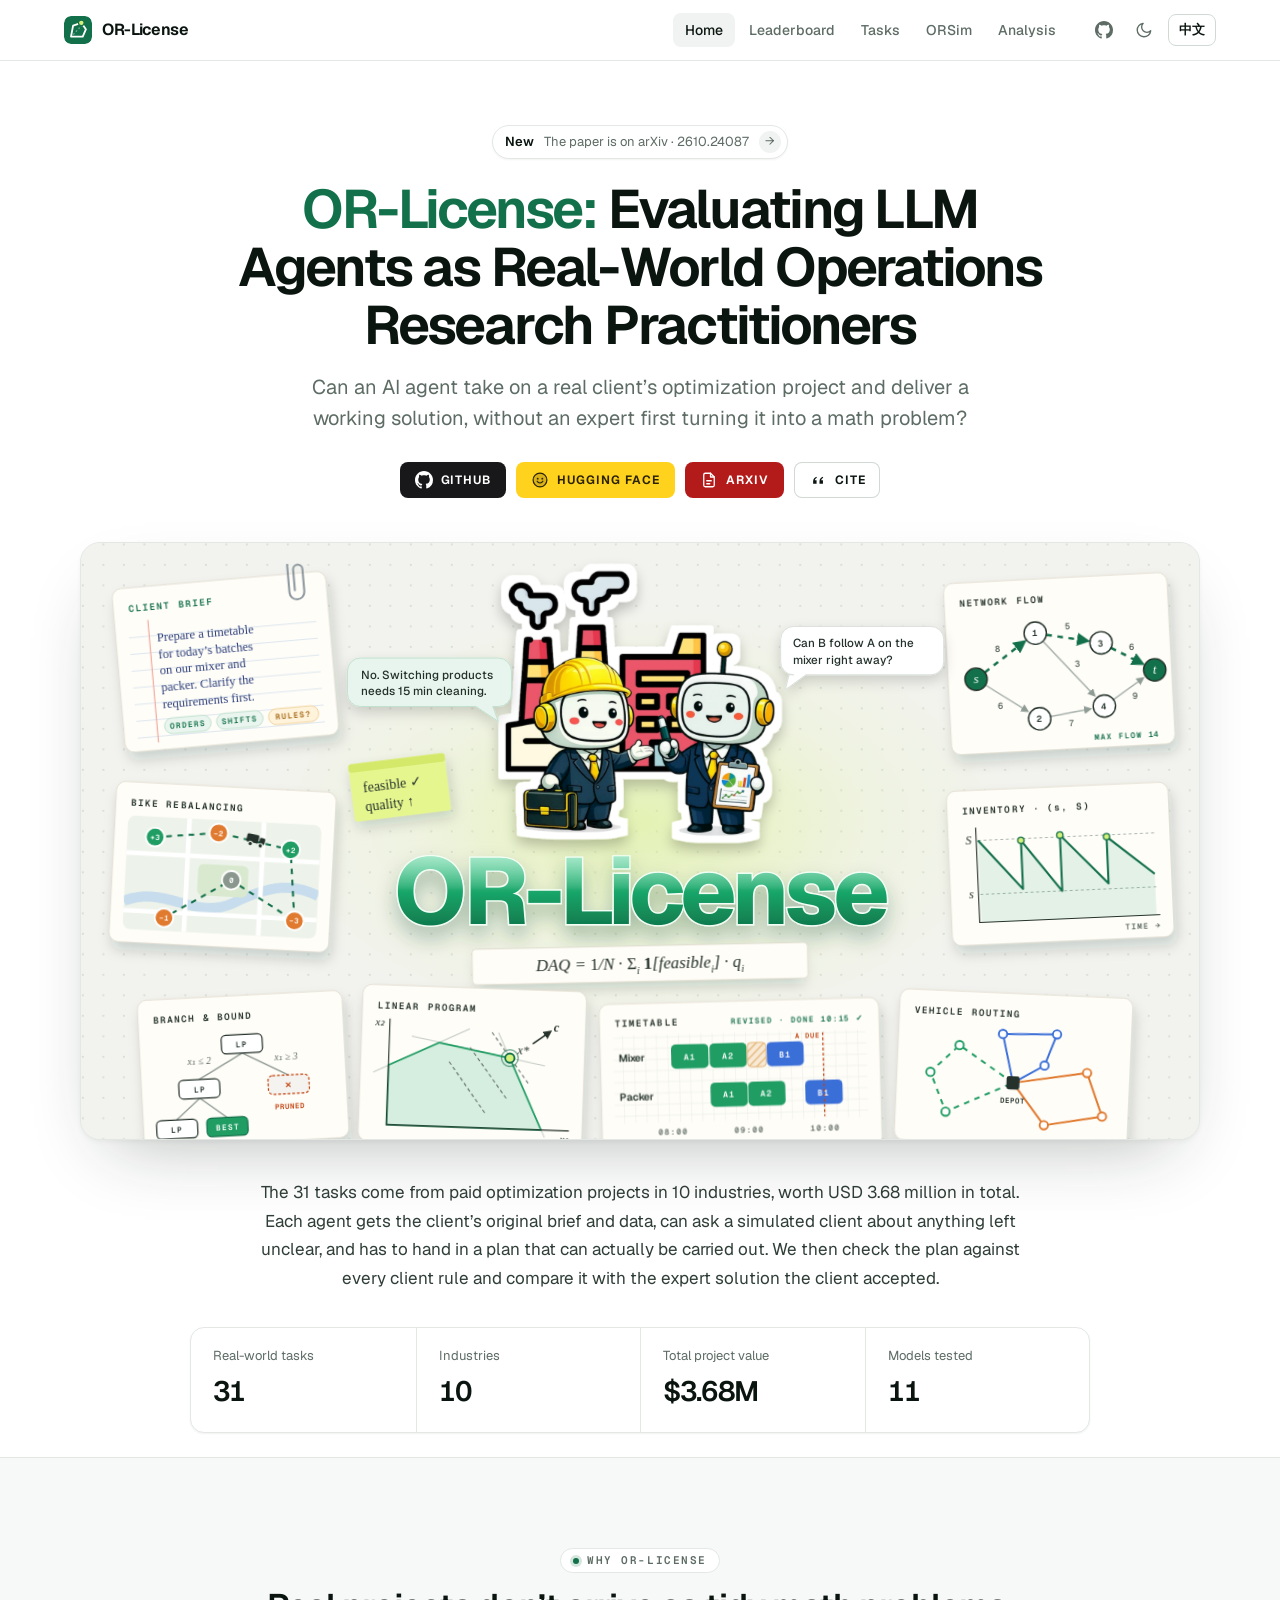
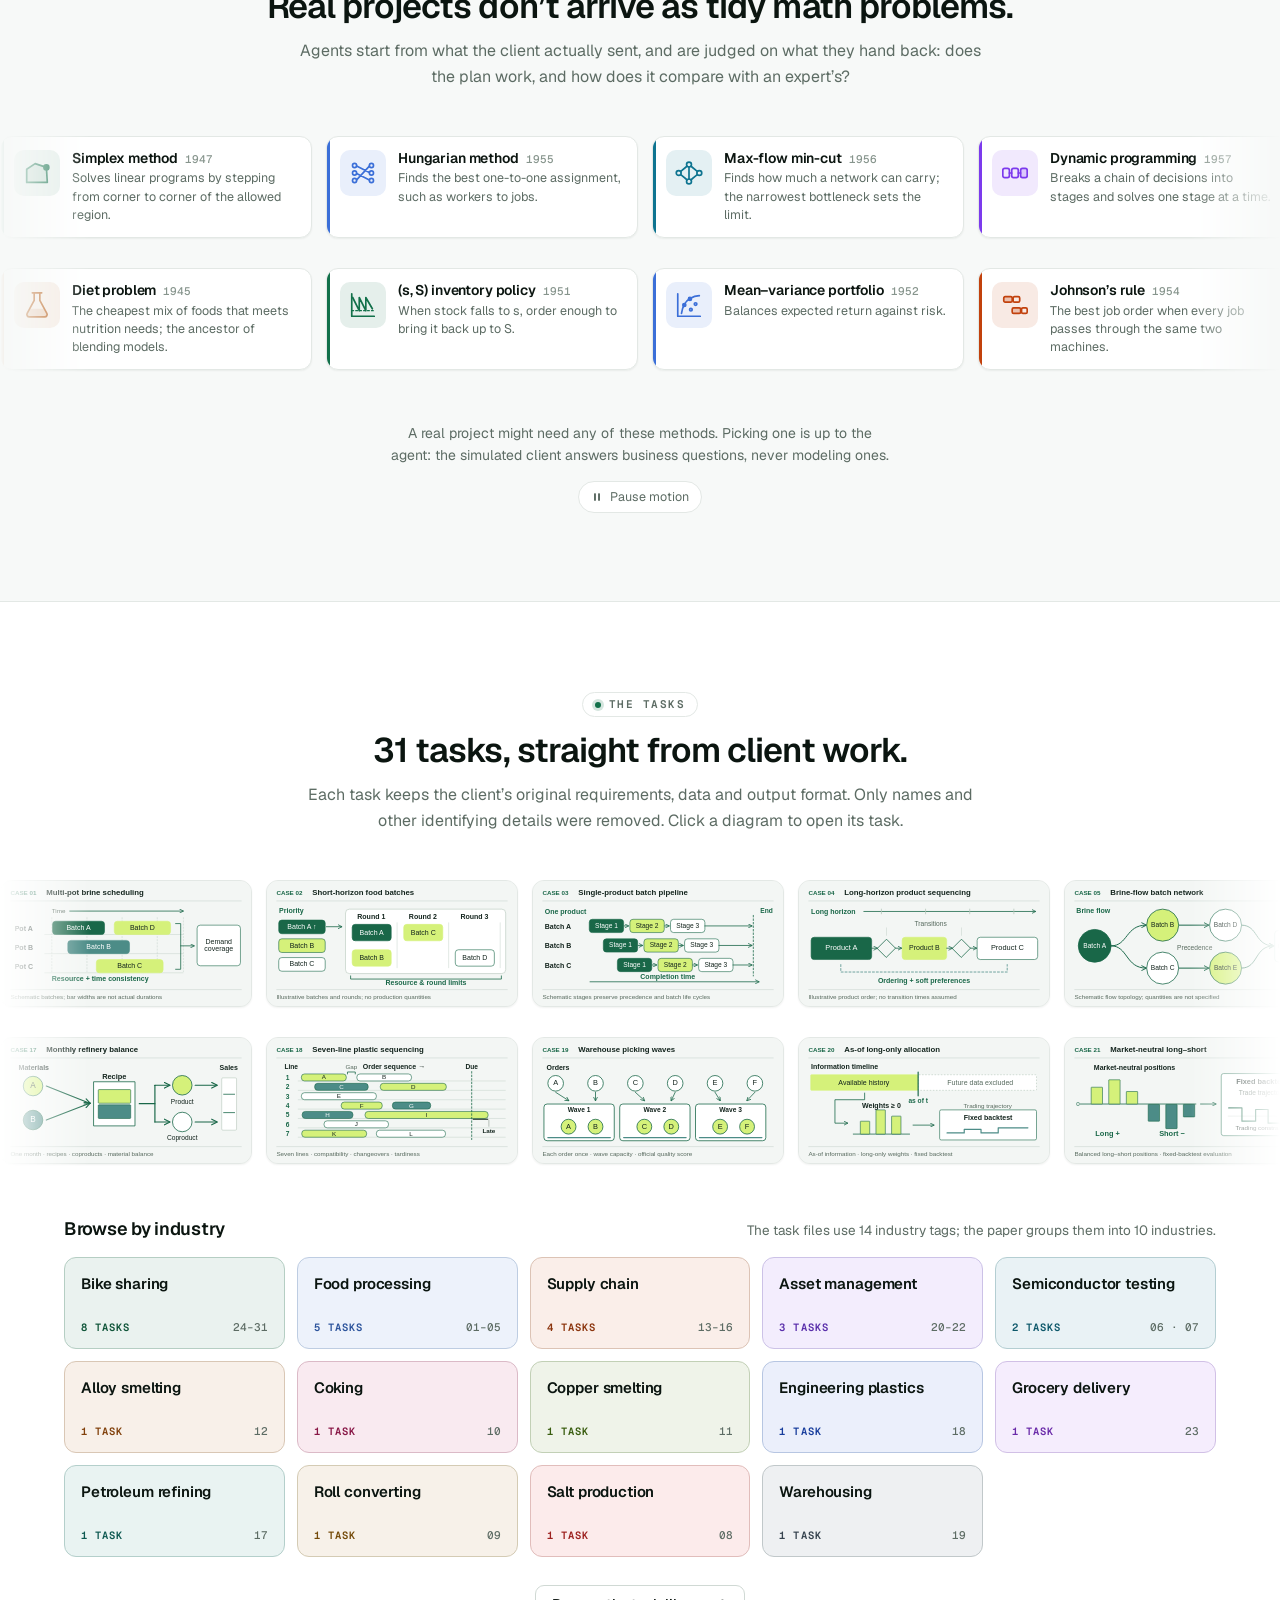
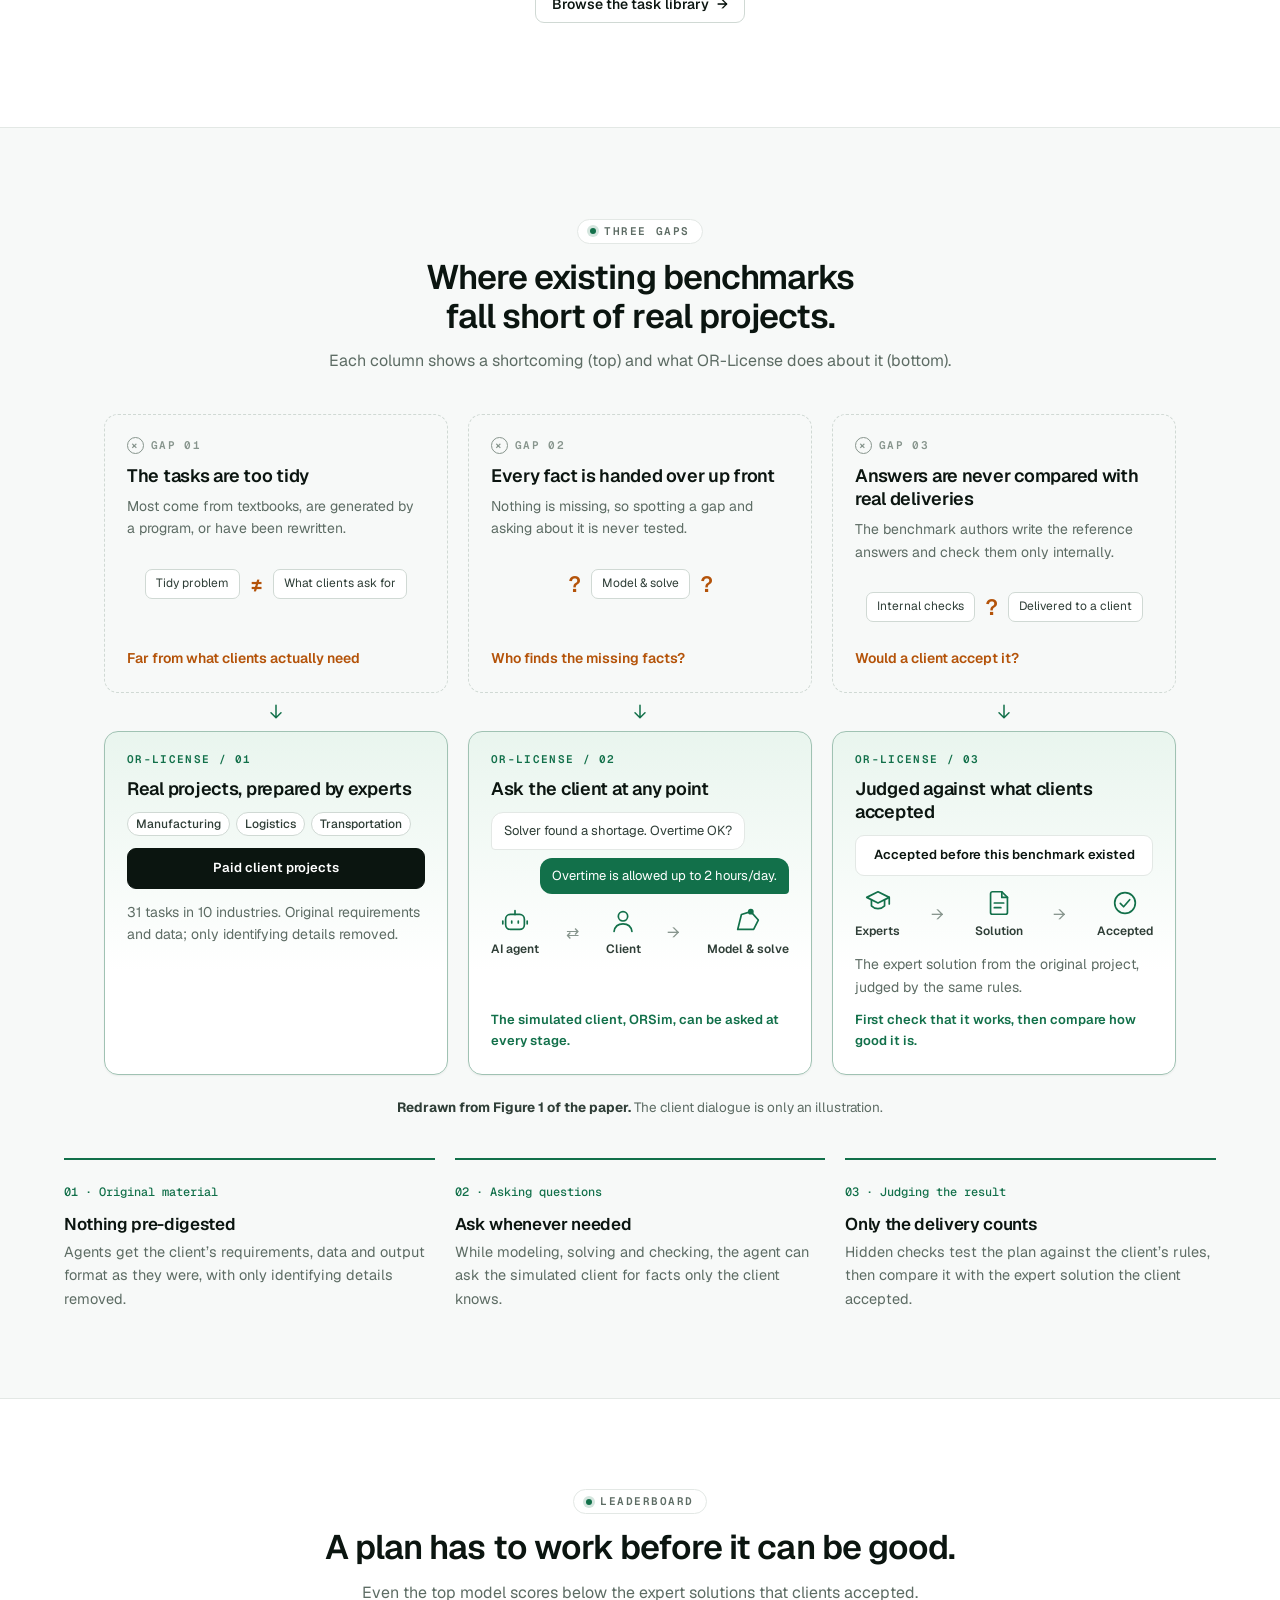
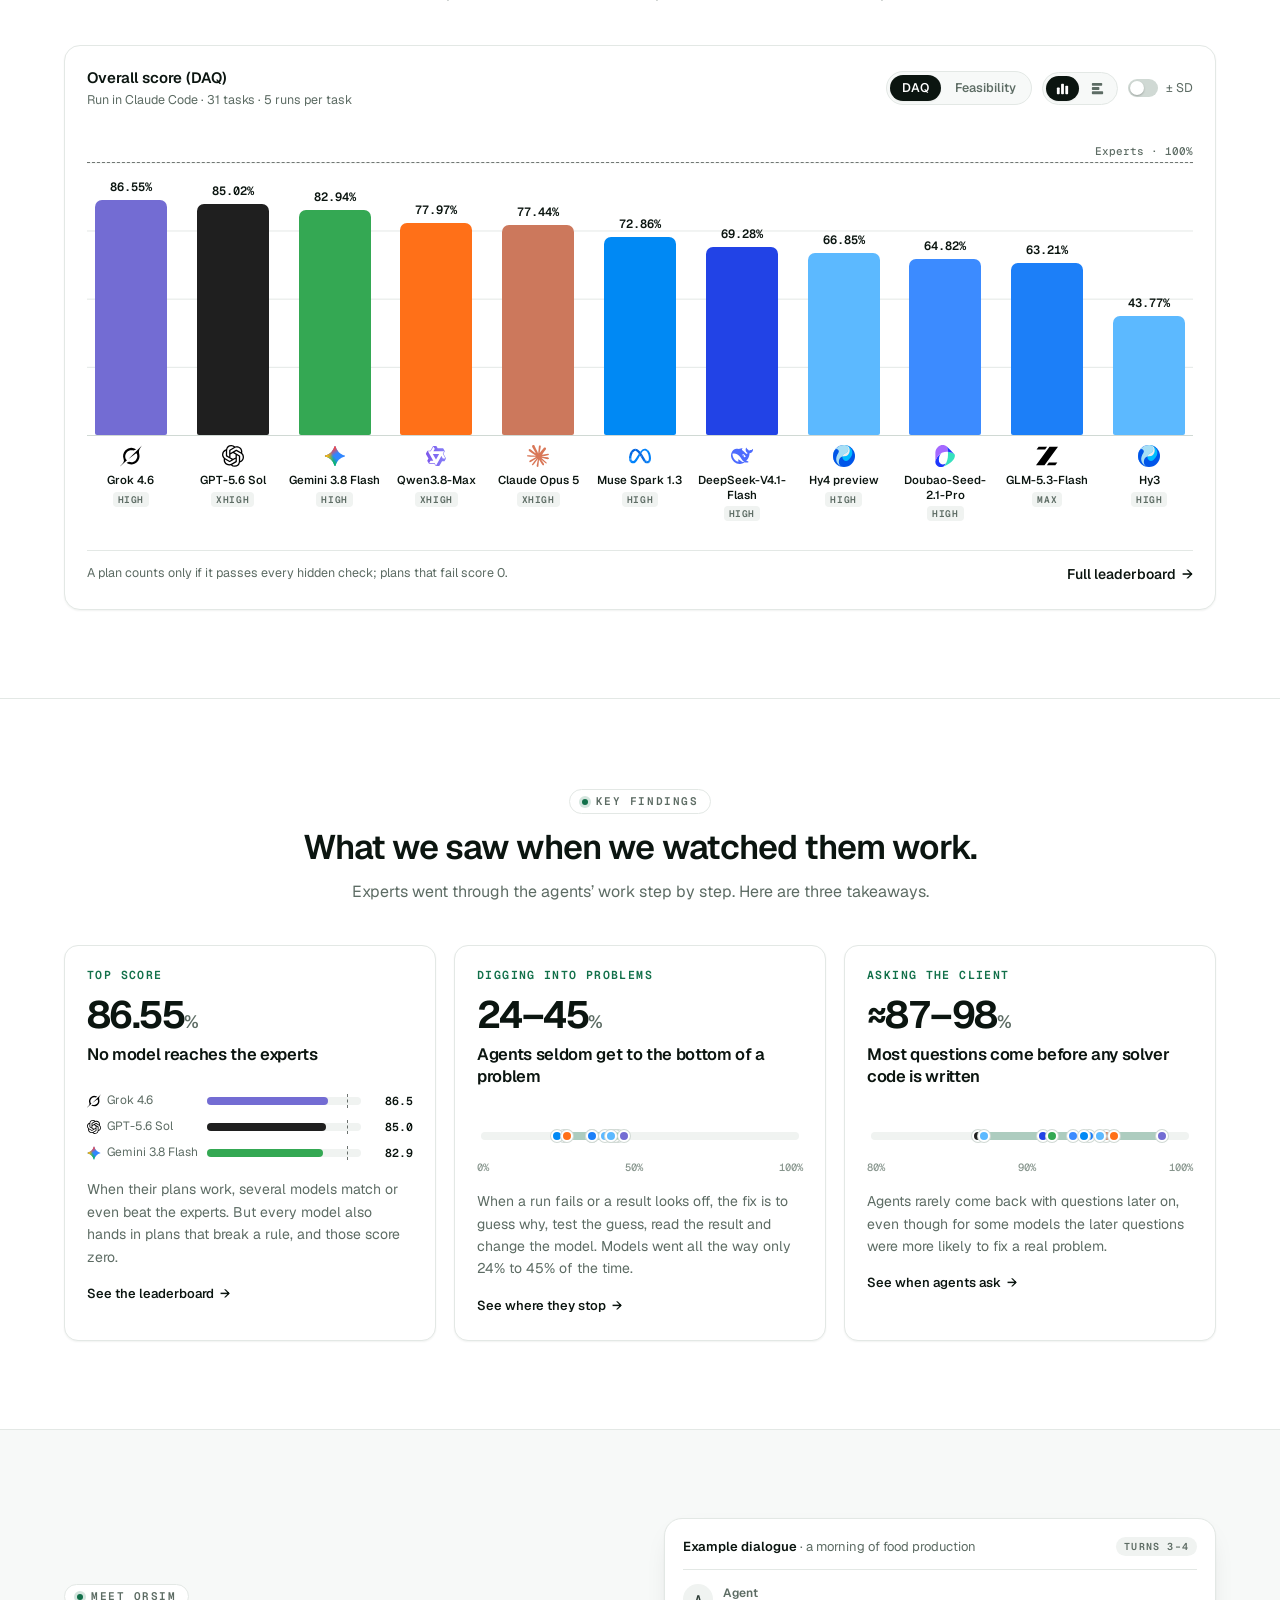
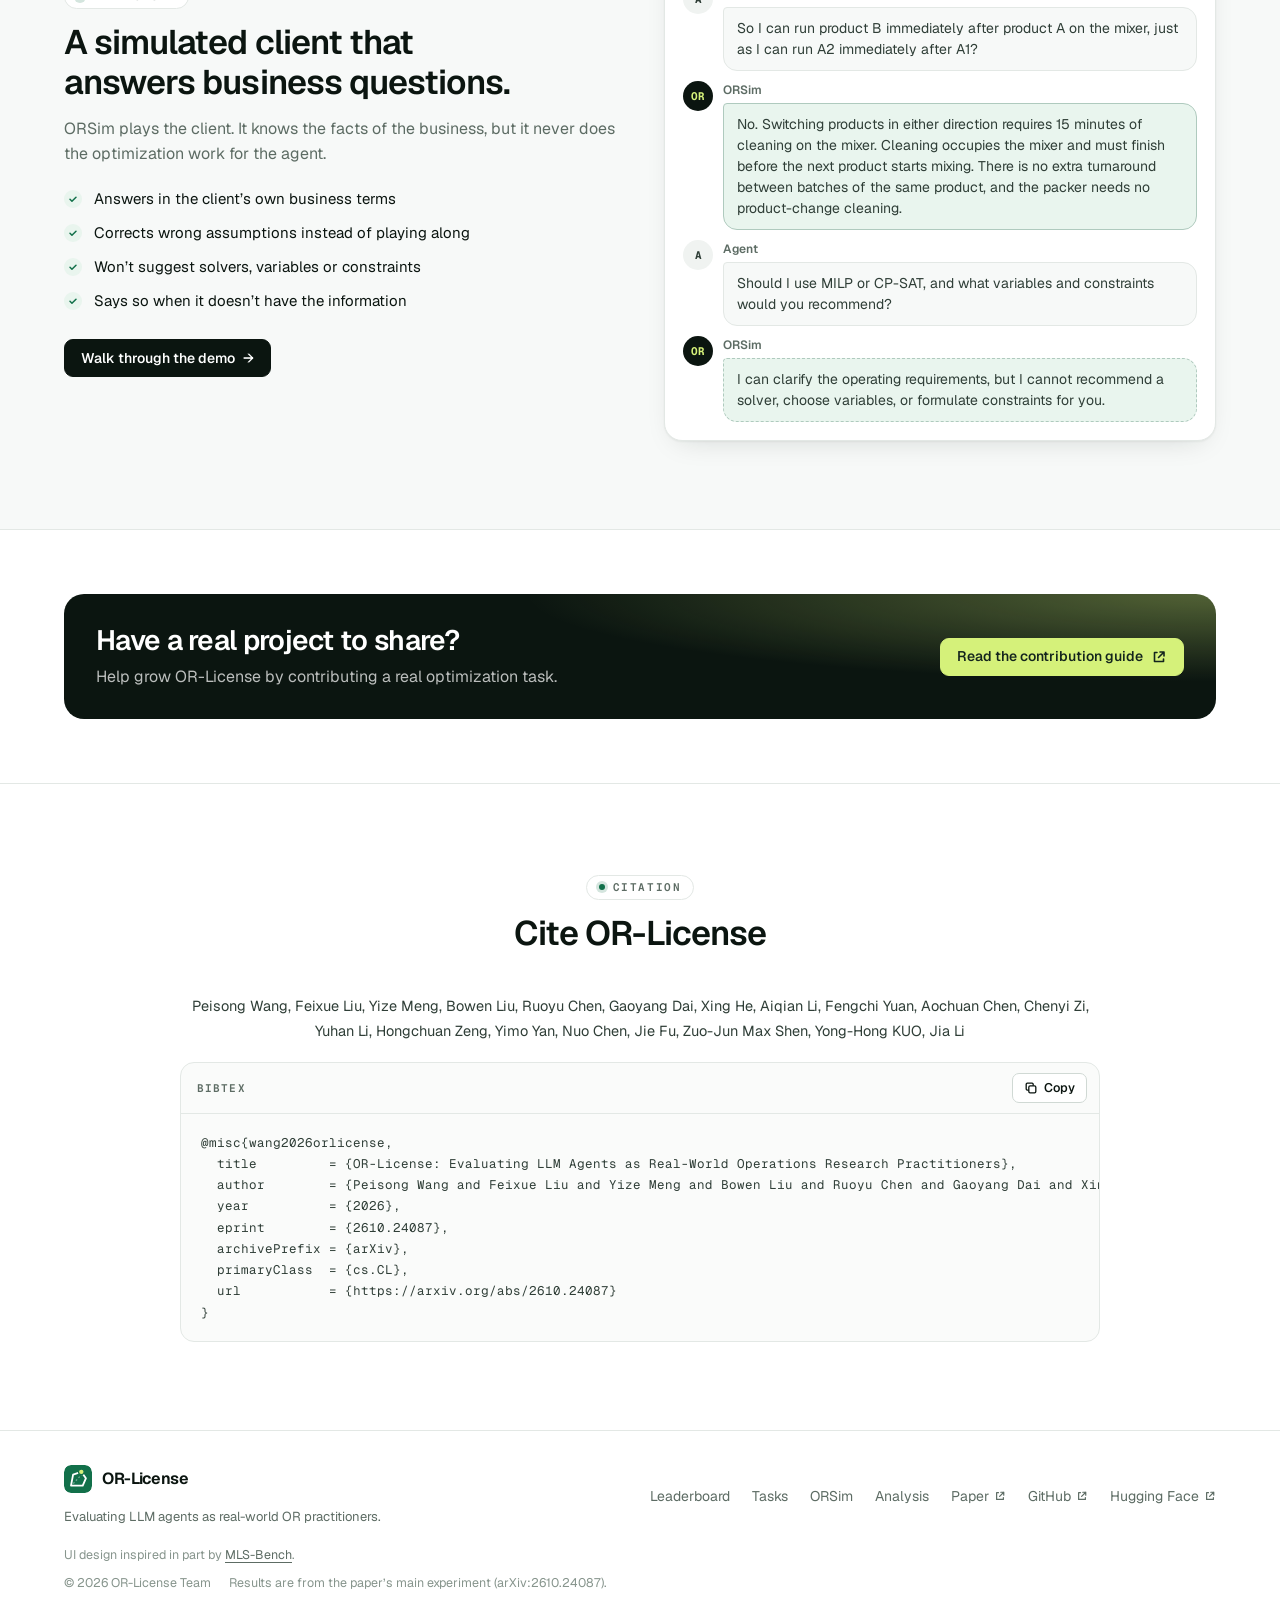
<file: index.html>
<!doctype html>
<html lang="en">
<head>
<meta charset="utf-8">
<meta name="viewport" content="width=device-width,initial-scale=1">
<meta http-equiv="Content-Security-Policy" content="default-src &#39;self&#39;; style-src &#39;self&#39; &#39;unsafe-inline&#39;; script-src &#39;self&#39; &#39;unsafe-inline&#39;; img-src &#39;self&#39; data:; font-src &#39;self&#39;; connect-src &#39;self&#39;; form-action &#39;none&#39;; base-uri &#39;self&#39;; object-src &#39;none&#39;">
<meta name="color-scheme" content="light dark">
<meta name="theme-color" content="#ffffff" media="(prefers-color-scheme: light)">
<meta name="theme-color" content="#08100c" media="(prefers-color-scheme: dark)">
<title>OR-License · Evaluating LLM Agents as Real-World OR Practitioners</title>
<meta name="description" content="Can AI agents deliver real optimization projects? OR-License gives them 31 tasks from paid client work, a simulated client to question, and hidden checks against the expert solutions clients accepted.">
<link rel="canonical" href="https://www.or-license.com/">
<link rel="icon" href="assets/favicon.svg" type="image/svg+xml">
<link rel="preload" href="assets/fonts/Geist-Variable.woff2" as="font" type="font/woff2" crossorigin>
<meta property="og:type" content="website">
<meta property="og:site_name" content="OR-License">
<meta property="og:title" content="OR-License · Evaluating LLM Agents as Real-World OR Practitioners">
<meta property="og:description" content="Can AI agents deliver real optimization projects? OR-License gives them 31 tasks from paid client work, a simulated client to question, and hidden checks against the expert solutions clients accepted.">
<meta property="og:url" content="https://www.or-license.com/">
<meta property="og:image" content="https://www.or-license.com/assets/og-image.png">
<meta property="og:image:width" content="1200">
<meta property="og:image:height" content="630">
<meta property="og:image:alt" content="OR-License: evaluating LLM agents as real-world operations research practitioners">
<meta name="twitter:card" content="summary_large_image">
<script src="assets/theme.js?v=20261020"></script>
<link rel="stylesheet" href="assets/site.css?v=20261020-credit">
<script src="assets/i18n-zh.js?v=20261020-credit" defer></script>
<script src="assets/i18n.js?v=20261020" defer></script>
<script src="assets/site.js?v=20261020" defer></script>
</head>
<body data-page="home">
<a class="skip-link" href="#main">Skip to content</a>
<header class="site-header">
  <div class="container header-inner">
    <a class="brand" href="index.html"><span class="brand-mark" aria-hidden="true"><svg viewBox="0 0 32 32" focusable="false"><rect width="32" height="32" rx="8" fill="#12704a"/><path d="M8 23.5 10.4 11l9.4-3.2 5.2 7.4-3.6 8.3z" fill="none" stroke="#ffffff" stroke-width="2.1" stroke-linejoin="round"/><path d="M10.6 21.2 21.4 9.6" stroke="#ffffff" stroke-opacity=".4" stroke-width="1.4" stroke-dasharray="2 2.4"/><circle cx="19.8" cy="7.8" r="3.2" fill="#d5f17a" stroke="#12704a" stroke-width="1.4"/></svg></span><span translate="no">OR-License</span></a>
    <nav class="site-nav" aria-label="Main navigation">      <a href="index.html" aria-current="page">Home</a>      <a href="leaderboard.html">Leaderboard</a>      <a href="tasks.html">Tasks</a>      <a href="orsim.html">ORSim</a>      <a href="analysis.html">Analysis</a>    </nav>
    <div class="header-actions">
      <a class="icon-btn" href="https://github.com/NineAbyss/OR-License" title="GitHub repository" aria-label="GitHub repository"><svg viewBox="0 0 16 16" fill="currentColor" aria-hidden="true" focusable="false"><path d="M8 0C3.58 0 0 3.58 0 8c0 3.54 2.29 6.53 5.47 7.59.4.07.55-.17.55-.38 0-.19-.01-.82-.01-1.49-2.01.37-2.53-.49-2.69-.94-.09-.23-.48-.94-.82-1.13-.28-.15-.68-.52-.01-.53.63-.01 1.08.58 1.23.82.72 1.21 1.87.87 2.33.66.07-.52.28-.87.51-1.07-1.78-.2-3.64-.89-3.64-3.95 0-.87.31-1.59.82-2.15-.08-.2-.36-1.02.08-2.12 0 0 .67-.21 2.2.82.64-.18 1.32-.27 2-.27.68 0 1.36.09 2 .27 1.53-1.04 2.2-.82 2.2-.82.44 1.1.16 1.92.08 2.12.51.56.82 1.27.82 2.15 0 3.07-1.87 3.75-3.65 3.95.29.25.54.73.54 1.48 0 1.07-.01 1.93-.01 2.2 0 .21.15.46.55.38A8.013 8.013 0 0 0 16 8c0-4.42-3.58-8-8-8Z"/></svg></a>
      <div class="header-controls" translate="no">
        <button class="icon-btn theme-toggle" type="button" aria-label="Switch to dark mode" aria-pressed="false" title="Switch to dark mode"><svg class="theme-icon-moon" viewBox="0 0 24 24" fill="none" stroke="currentColor" stroke-width="1.8" stroke-linecap="round" stroke-linejoin="round" aria-hidden="true" focusable="false"><path d="M20.9 13.1A9 9 0 1 1 10.9 3.1a7 7 0 0 0 10 10z"/></svg><svg class="theme-icon-sun" viewBox="0 0 24 24" fill="none" stroke="currentColor" stroke-width="1.8" stroke-linecap="round" aria-hidden="true" focusable="false"><circle cx="12" cy="12" r="4"/><path d="M12 2.5v2M12 19.5v2M4.6 4.6 6 6M18 18l1.4 1.4M2.5 12h2M19.5 12h2M4.6 19.4 6 18M18 6l1.4-1.4"/></svg><span class="theme-label">Dark</span></button>
        <button class="language-toggle" type="button" lang="zh-CN" aria-label="切换到中文版" title="切换到中文版">中文</button>
      </div>
    </div>
  </div>
</header>
<main id="main" tabindex="-1">
<section class="hero">
  <div class="container">
    <a class="hero-pill" href="https://arxiv.org/abs/2610.24087"><b>New</b> The paper is on arXiv · 2610.24087 <span class="arrow" aria-hidden="true">→</span></a>
    <h1 class="hero-title"><span class="hero-name" translate="no">OR-License:</span> Evaluating LLM Agents as Real-World Operations Research Practitioners</h1>
    <p class="hero-question">Can an AI agent take on a real client’s optimization project and deliver a working solution, without an expert first turning it into a math problem?</p>
    <div class="badges">
      <a class="badge badge-github" href="https://github.com/NineAbyss/OR-License"><svg viewBox="0 0 16 16" fill="currentColor" aria-hidden="true" focusable="false"><path d="M8 0C3.58 0 0 3.58 0 8c0 3.54 2.29 6.53 5.47 7.59.4.07.55-.17.55-.38 0-.19-.01-.82-.01-1.49-2.01.37-2.53-.49-2.69-.94-.09-.23-.48-.94-.82-1.13-.28-.15-.68-.52-.01-.53.63-.01 1.08.58 1.23.82.72 1.21 1.87.87 2.33.66.07-.52.28-.87.51-1.07-1.78-.2-3.64-.89-3.64-3.95 0-.87.31-1.59.82-2.15-.08-.2-.36-1.02.08-2.12 0 0 .67-.21 2.2.82.64-.18 1.32-.27 2-.27.68 0 1.36.09 2 .27 1.53-1.04 2.2-.82 2.2-.82.44 1.1.16 1.92.08 2.12.51.56.82 1.27.82 2.15 0 3.07-1.87 3.75-3.65 3.95.29.25.54.73.54 1.48 0 1.07-.01 1.93-.01 2.2 0 .21.15.46.55.38A8.013 8.013 0 0 0 16 8c0-4.42-3.58-8-8-8Z"/></svg><span>GitHub</span></a>
      <a class="badge badge-hf" href="https://huggingface.co/datasets/OR-License/OR-License"><svg viewBox="0 0 24 24" fill="none" aria-hidden="true" focusable="false"><circle cx="12" cy="12" r="9.2" fill="currentColor" opacity=".18"/><circle cx="12" cy="12" r="9.2" stroke="currentColor" stroke-width="1.6"/><circle cx="8.9" cy="10.2" r="1.25" fill="currentColor"/><circle cx="15.1" cy="10.2" r="1.25" fill="currentColor"/><path d="M8.2 13.6c.9 1.6 2.2 2.4 3.8 2.4s2.9-.8 3.8-2.4" stroke="currentColor" stroke-width="1.6" stroke-linecap="round"/></svg><span>Hugging Face</span></a>
      <a class="badge badge-arxiv" href="https://arxiv.org/abs/2610.24087"><svg viewBox="0 0 24 24" fill="none" stroke="currentColor" stroke-width="1.7" stroke-linecap="round" stroke-linejoin="round" aria-hidden="true" focusable="false"><path d="M14 3H7a2 2 0 0 0-2 2v14a2 2 0 0 0 2 2h10a2 2 0 0 0 2-2V8z"/><path d="M14 3v5h5M9 13h6M9 17h4"/></svg><span>arXiv</span></a>
      <a class="badge badge-cite" href="#citation"><svg viewBox="0 0 24 24" fill="currentColor" aria-hidden="true" focusable="false"><path d="M10 7.5C7.2 8.3 5.5 10.6 5.5 13.6V17h4.6v-4.6H7.8c.1-1.6 1-2.7 2.6-3.2zM18.5 7.5c-2.8.8-4.5 3.1-4.5 6.1V17h4.6v-4.6h-2.3c.1-1.6 1-2.7 2.6-3.2z"/></svg><span>Cite</span></a>
    </div>
    <figure class="hero-art" data-hero-art>
<span id="hero-art-title" class="visually-hidden">The OR-License mascots surrounded by operations research artifacts: a client brief, a production timetable, a network flow, bike rebalancing, inventory levels, a branch-and-bound tree, a linear program, and vehicle routes.</span>
<svg class="hero-svg" viewBox="0 0 1200 640" preserveAspectRatio="xMidYMid slice" role="img" aria-labelledby="hero-art-title" translate="no">
<defs>
  <pattern id="art-dots" width="22" height="22" patternUnits="userSpaceOnUse"><circle class="art-desk-dots" cx="2" cy="2" r="1.2"/></pattern>
  <pattern id="art-grid" width="12" height="12" patternUnits="userSpaceOnUse"><path d="M12 0H0V12" fill="none" stroke="#e5ebe5" stroke-width="1"/></pattern>
  <pattern id="art-lines" width="10" height="18" patternUnits="userSpaceOnUse"><path d="M0 17.5H10" stroke="#dbe5ee" stroke-width="1"/></pattern>
  <pattern id="art-hatch" width="6" height="6" patternUnits="userSpaceOnUse" patternTransform="rotate(45)"><rect width="6" height="6" fill="#f8ead6"/><path d="M0 0V6" stroke="#e2b06e" stroke-width="2.4"/></pattern>
  <clipPath id="art-map-clip"><rect x="14" y="36" width="208" height="122" rx="8"/></clipPath>
  <filter id="art-blur" x="-20%" y="-20%" width="140%" height="170%"><feGaussianBlur stdDeviation="7"/></filter>
  <filter id="art-soft" x="-30%" y="-30%" width="160%" height="190%"><feDropShadow dx="0" dy="6" stdDeviation="7" flood-color="#0b1510" flood-opacity=".16"/></filter>
  <linearGradient id="art-title-fill" x1="0" y1="0" x2="0" y2="1">
    <stop offset="0" stop-color="#7cf2b8"/><stop offset=".52" stop-color="#18a468"/><stop offset="1" stop-color="#0a5a39"/>
  </linearGradient>
  <linearGradient id="art-title-gloss" x1="0" y1="0" x2="0" y2="1">
    <stop offset="0" stop-color="#ffffff" stop-opacity=".8"/><stop offset=".46" stop-color="#ffffff" stop-opacity=".1"/><stop offset=".5" stop-color="#ffffff" stop-opacity="0"/>
  </linearGradient>
  <filter id="art-title-shadow" x="-10%" y="-40%" width="120%" height="190%"><feDropShadow dx="0" dy="12" stdDeviation="11" flood-color="#0b3d27" flood-opacity=".3"/></filter>
  <filter id="art-sticker" x="-12%" y="-12%" width="124%" height="130%">
    <feMorphology in="SourceAlpha" operator="dilate" radius="7" result="grow"/>
    <feFlood flood-color="#ffffff"/>
    <feComposite in2="grow" operator="in" result="outline"/>
    <feGaussianBlur in="grow" stdDeviation="7" result="blur"/>
    <feOffset in="blur" dy="8" result="drop"/>
    <feFlood flood-color="#0b1510" flood-opacity=".22"/>
    <feComposite in2="drop" operator="in" result="shadow"/>
    <feMerge><feMergeNode in="shadow"/><feMergeNode in="outline"/><feMergeNode in="SourceGraphic"/></feMerge>
  </filter>
  <radialGradient id="art-glow" cx=".5" cy=".5" r=".5"><stop offset="0" stop-color="#d5f17a" stop-opacity=".5"/><stop offset=".6" stop-color="#d5f17a" stop-opacity=".12"/><stop offset="1" stop-color="#d5f17a" stop-opacity="0"/></radialGradient>
  <marker id="art-arrow" viewBox="0 0 10 10" refX="7" refY="5" markerWidth="5.5" markerHeight="5.5" orient="auto-start-reverse"><path d="M0 0 10 5 0 10z" fill="#8f9b95"/></marker>
  <marker id="art-arrow-g" viewBox="0 0 10 10" refX="7" refY="5" markerWidth="5.5" markerHeight="5.5" orient="auto-start-reverse"><path d="M0 0 10 5 0 10z" fill="#12704a"/></marker>
  <marker id="art-arrow-k" viewBox="0 0 10 10" refX="7" refY="5" markerWidth="6" markerHeight="6" orient="auto-start-reverse"><path d="M0 0 10 5 0 10z" fill="#24322b"/></marker>
</defs>

<rect class="art-desk" width="1200" height="640"/>
<rect width="1200" height="640" fill="url(#art-dots)"/>
<ellipse cx="600" cy="300" rx="400" ry="230" fill="url(#art-glow)"/>

<g class="art-layer" style="--depth:0.9"><g class="art-card" style="--i:5"><g transform="translate(40 40) rotate(-5 115.0 88.0)">
<rect class="art-shadow" x="3" y="9" width="230" height="176" rx="10" filter="url(#art-blur)"/>
<rect class="art-paper" width="230" height="176" rx="10"/>
<rect x="14" y="44" width="202" height="120" fill="url(#art-lines)"/>
<path d="M36 36V168" stroke="#f0a59b" stroke-width="1.2"/>
<text class="art-label" x="16" y="26" font-size="10" fill="#12704a">CLIENT BRIEF</text>
<g class="art-hand art-en" font-size="13.5" fill="#2c3f7a">
  <text x="44" y="60">Prepare a timetable</text>
  <text x="44" y="78">for today&#8217;s batches</text>
  <text x="44" y="96">on our mixer and</text>
  <text x="44" y="114">packer. Clarify the</text>
  <text x="44" y="132">requirements first.</text>
</g>
<g class="art-hand art-zh" font-size="13.5" fill="#2c3f7a">
  <text x="44" y="60">请用搅拌机和包装机</text>
  <text x="44" y="78">为今天的批次排程。</text>
  <text x="44" y="96">先把需求问清楚。</text>
</g>
<g class="art-label" font-size="8.5">
  <rect x="44" y="143" width="50" height="17" rx="8.5" fill="#e9f5ee" stroke="#bfe0cd"/><text x="69" y="154.5" text-anchor="middle" fill="#12704a">ORDERS</text>
  <rect x="100" y="143" width="50" height="17" rx="8.5" fill="#e9f5ee" stroke="#bfe0cd"/><text x="125" y="154.5" text-anchor="middle" fill="#12704a">SHIFTS</text>
  <rect x="156" y="143" width="54" height="17" rx="8.5" fill="#fff3dc" stroke="#f0d197"/><text x="183" y="154.5" text-anchor="middle" fill="#a1620a">RULES?</text>
</g>
<path d="M190 -10v30a8 8 0 0 0 16 0V-4a5 5 0 0 0-10 0v22" fill="none" stroke="#8d989f" stroke-width="2.2" stroke-linecap="round"/>

</g></g></g>
<g class="art-layer" style="--depth:0.8"><g class="art-card" style="--i:6"><g transform="translate(930 38) rotate(-3 120.0 92.0)">
<rect class="art-shadow" x="3" y="9" width="240" height="184" rx="10" filter="url(#art-blur)"/>
<rect class="art-paper" width="240" height="184" rx="10"/>
<text class="art-label" x="16" y="26" font-size="10" fill="#24322b">NETWORK FLOW</text>
<g fill="none" stroke="#a9b3ae" stroke-width="1.6" marker-end="url(#art-arrow)">
  <path d="M39.8 110.9 82.9 140.8"/>
  <path d="M103.8 67.1 155.6 127.8"/>
  <path d="M107.9 148.3 150.2 142.3"/>
  <path d="M176.1 133.5 208.5 112.7"/>
</g>
<g fill="none" stroke="#12704a" stroke-width="2.6" marker-end="url(#art-arrow-g)">
  <path class="art-flow" d="M39.8 97.1 82.9 67.2"/>
  <path class="art-flow" d="M107.8 60.4 150.3 68.9"/>
  <path class="art-flow" d="M176.4 78 208.1 96.1"/>
</g>
<g class="art-label" font-size="9.5" fill="#5d6a63" text-anchor="middle">
  <text x="55" y="76">8</text><text x="55" y="137">6</text><text x="131" y="56">5</text>
  <text x="140" y="96">3</text><text x="130" y="160">7</text><text x="199" y="81">6</text><text x="200" y="134">9</text>
</g>
<g stroke="#24322b" stroke-width="1.5">
  <circle cx="30" cy="104" r="12" fill="#12704a"/>
  <circle cx="222" cy="104" r="12" fill="#12704a"/>
  <circle cx="96" cy="58" r="12" fill="#ffffff"/><circle cx="96" cy="150" r="12" fill="#ffffff"/>
  <circle cx="166" cy="72" r="12" fill="#ffffff"/><circle cx="166" cy="140" r="12" fill="#ffffff"/>
</g>
<g class="art-math" font-size="14" text-anchor="middle" fill="#ffffff"><text x="30" y="108.5">s</text><text x="222" y="108.5">t</text></g>
<g class="art-label" font-size="9.5" text-anchor="middle" fill="#24322b"><text x="96" y="61.5">1</text><text x="96" y="153.5">2</text><text x="166" y="75.5">3</text><text x="166" y="143.5">4</text></g>
<text class="art-label" x="224" y="176" font-size="8.5" text-anchor="end" fill="#12704a">MAX FLOW 14</text>

</g></g></g>
<g class="art-layer" style="--depth:0.6"><g class="art-card" style="--i:7"><g transform="translate(34 262) rotate(3 118.0 86.0)">
<rect class="art-shadow" x="3" y="9" width="236" height="172" rx="10" filter="url(#art-blur)"/>
<rect class="art-paper" width="236" height="172" rx="10"/>
<text class="art-label" x="16" y="26" font-size="10" fill="#24322b">BIKE REBALANCING</text>
<rect x="14" y="36" width="208" height="122" rx="8" fill="#edf3ea"/>
<g clip-path="url(#art-map-clip)">
  <path d="M14 128C58 108 92 146 132 124S196 100 222 112" fill="none" stroke="#c7dcec" stroke-width="11"/>
  <path d="M14 76H222M14 138H222M80 36V158M160 36V158" stroke="#ffffff" stroke-width="5"/>
  <rect x="92" y="84" width="54" height="34" rx="6" fill="#d9e9cf"/>
</g>
<path class="art-flow" d="M44 58 112 50 190 64 198 140 128 100 58 144" fill="none" stroke="#12704a" stroke-width="2.2" stroke-linejoin="round"/>
<g transform="translate(152 56) rotate(10)" fill="#24322b"><rect x="-10" y="-6" width="13" height="9" rx="1.5"/><rect x="4" y="-4" width="6" height="7" rx="1.5"/><circle cx="-5" cy="4.5" r="2.4" stroke="#edf3ea" stroke-width="1.2"/><circle cx="6" cy="4.5" r="2.4" stroke="#edf3ea" stroke-width="1.2"/></g>
<g stroke="#ffffff" stroke-width="2">
  <circle cx="44" cy="58" r="10" fill="#1f9d63"/><circle cx="112" cy="50" r="10" fill="#e07a2f"/>
  <circle cx="190" cy="64" r="10" fill="#1f9d63"/><circle cx="198" cy="140" r="10" fill="#e07a2f"/>
  <circle cx="128" cy="100" r="10" fill="#8a978f"/><circle cx="58" cy="144" r="10" fill="#e07a2f"/>
</g>
<g class="art-label" font-size="8" text-anchor="middle" fill="#ffffff" letter-spacing="0">
  <text x="44" y="61">+3</text><text x="112" y="53">&#8722;2</text><text x="190" y="67">+2</text><text x="198" y="143">&#8722;3</text><text x="128" y="103">0</text><text x="58" y="147">&#8722;1</text>
</g>

</g></g></g>
<g class="art-layer" style="--depth:0.6"><g class="art-card" style="--i:8"><g transform="translate(932 262) rotate(-2.5 119.0 83.0)">
<rect class="art-shadow" x="3" y="9" width="238" height="166" rx="10" filter="url(#art-blur)"/>
<rect class="art-paper" width="238" height="166" rx="10"/>
<text class="art-label" x="16" y="26" font-size="10" fill="#24322b">INVENTORY &#183; (s, S)</text>
<path d="M32 54H222M32 112H222" stroke="#a9b3ae" stroke-width="1.2" stroke-dasharray="3 3"/>
<path d="M32 54 78 108V56l42 56V52l50 54V56l50 42V142H32z" fill="#1f9d63" fill-opacity=".12"/>
<path d="M32 54 78 108V56l42 56V52l50 54V56l50 42" fill="none" stroke="#12704a" stroke-width="2.2" stroke-linejoin="round"/>
<g fill="#d5f17a" stroke="#12704a" stroke-width="1.4"><circle cx="78" cy="56" r="3.4"/><circle cx="120" cy="52" r="3.4"/><circle cx="170" cy="56" r="3.4"/></g>
<path d="M30 40V142H224" fill="none" stroke="#24322b" stroke-width="1.2"/>
<g class="art-math" font-size="13" fill="#24322b" text-anchor="end"><text x="25" y="58">S</text><text x="25" y="116">s</text></g>
<text class="art-label" x="224" y="157" font-size="8.5" text-anchor="end" fill="#5d6a63">TIME &#8594;</text>

</g></g></g>
<g class="art-layer" style="--depth:.35"><g class="art-card" style="--i:0">
  <image href="assets/mascot.webp" x="455" y="30" width="290" height="285" filter="url(#art-sticker)"/>
</g></g>
<g class="art-layer" style="--depth:1.2"><g class="art-card" style="--i:3"><g class="art-float" filter="url(#art-soft)">
  <path class="art-bubble agent" d="M765 90H912a14 14 0 0 1 14 14v24a14 14 0 0 1-14 14H778l-22 16 4-16h5a14 14 0 0 1-14-14v-24a14 14 0 0 1 14-14z"/>
  <g class="art-bubble-text art-en" font-size="12.5" font-weight="500">
    <text x="764" y="112">Can B follow A on the</text>
    <text x="764" y="130">mixer right away?</text>
  </g>
  <g class="art-bubble-text art-zh" font-size="12.5" font-weight="500">
    <text x="764" y="112">B 能在搅拌机上</text>
    <text x="764" y="130">紧接着 A 做吗？</text>
  </g>
</g></g></g>
<g class="art-layer" style="--depth:1.1"><g class="art-card" style="--i:4"><g class="art-float alt" filter="url(#art-soft)">
  <path class="art-bubble client" d="M300 124H448a14 14 0 0 1 14 14v24a14 14 0 0 1-14 14h-6l6 16-24-16H300a14 14 0 0 1-14-14v-24a14 14 0 0 1 14-14z"/>
  <g class="art-bubble-text art-en" font-size="12.5" font-weight="500">
    <text x="300" y="146">No. Switching products</text>
    <text x="300" y="164">needs 15 min cleaning.</text>
  </g>
  <g class="art-bubble-text art-zh" font-size="12.5" font-weight="500">
    <text x="300" y="146">不可以。换产品前</text>
    <text x="300" y="164">需清洗 15 分钟。</text>
  </g>
</g></g></g>

<g class="art-layer" style="--depth:1"><g class="art-card" style="--i:9"><g transform="translate(290 232) rotate(-7 52 31)">
  <rect class="art-shadow" x="2" y="7" width="104" height="62" rx="3" filter="url(#art-blur)"/>
  <rect width="104" height="62" rx="3" fill="#e6f68f"/>
  <rect width="104" height="9" rx="3" fill="#d4e86a"/>
  <g class="art-hand art-en" font-size="15" fill="#24322b"><text x="13" y="32">feasible &#10003;</text><text x="13" y="52">quality &#8593;</text></g>
  <g class="art-hand art-zh" font-size="15" fill="#24322b"><text x="13" y="32">可行 &#10003;</text><text x="13" y="52">质量 &#8593;</text></g>
</g></g></g>

<g class="art-layer" style="--depth:.2"><g class="art-card" style="--i:1">
  <g filter="url(#art-title-shadow)">
    <text class="art-title-text art-title-rim" x="600" y="410" text-anchor="middle" font-size="100" fill="url(#art-title-fill)" stroke-width="3" paint-order="stroke fill">OR-License</text>
  </g>
  <text class="art-title-text" x="600" y="410" text-anchor="middle" font-size="100" fill="url(#art-title-gloss)">OR-License</text>
</g></g>
<g class="art-layer" style="--depth:.3"><g class="art-card" style="--i:2"><g transform="translate(600 452) rotate(-1.2)">
  <rect class="art-shadow" x="-176" y="-12" width="352" height="38" rx="4" filter="url(#art-blur)"/>
  <rect class="art-paper" x="-180" y="-19" width="360" height="38" rx="4"/>
  <text class="art-math" x="0" y="6" text-anchor="middle" font-size="18" fill="#24322b">DAQ = <tspan font-style="normal">1</tspan>/N <tspan font-style="normal">&#183;</tspan> <tspan font-style="normal">&#931;</tspan><tspan dy="5" font-size="11">i</tspan><tspan dy="-5"> </tspan><tspan font-style="normal" font-weight="700">1</tspan>[feasible<tspan dy="5" font-size="11">i</tspan><tspan dy="-5">] </tspan><tspan font-style="normal">&#183;</tspan> q<tspan dy="5" font-size="11">i</tspan></text>
</g></g></g>

<g class="art-layer" style="--depth:0.7"><g class="art-card" style="--i:10"><g transform="translate(64 486) rotate(-3 110.0 79.0)">
<rect class="art-shadow" x="3" y="9" width="220" height="158" rx="10" filter="url(#art-blur)"/>
<rect class="art-paper" width="220" height="158" rx="10"/>
<text class="art-label" x="16" y="26" font-size="10" fill="#24322b">BRANCH &amp; BOUND</text>
<g fill="none" stroke="#8f9b95" stroke-width="1.4">
  <path d="M110 62 62 88M110 62 158 88M62 108 36 130M62 108 90 130"/>
</g>
<g class="art-math" font-size="10.5" fill="#5d6a63"><text x="76" y="72" text-anchor="end">x&#8321; &#8804; 2</text><text x="144" y="72">x&#8321; &#8805; 3</text></g>
<g class="art-label" font-size="8.5" text-anchor="middle">
  <rect x="88" y="42" width="44" height="20" rx="5" fill="#ffffff" stroke="#24322b" stroke-width="1.3"/><text x="110" y="55.5" fill="#24322b">LP</text>
  <rect x="40" y="88" width="44" height="20" rx="5" fill="#ffffff" stroke="#24322b" stroke-width="1.3"/><text x="62" y="101.5" fill="#24322b">LP</text>
  <rect x="136" y="88" width="44" height="20" rx="5" fill="#f4f3ef" stroke="#c2410c" stroke-width="1.3" stroke-dasharray="3 2"/><text x="158" y="101.5" fill="#c2410c">&#10005;</text>
  <rect x="14" y="130" width="44" height="20" rx="5" fill="#ffffff" stroke="#24322b" stroke-width="1.3"/><text x="36" y="143.5" fill="#24322b">LP</text>
  <rect x="68" y="130" width="44" height="20" rx="5" fill="#1f9d63" stroke="#12704a" stroke-width="1.3"/><text x="90" y="143.5" fill="#ffffff">BEST</text>
</g>
<text class="art-label" x="158" y="124" font-size="8" text-anchor="middle" fill="#c2410c">PRUNED</text>

</g></g></g>
<g class="art-layer" style="--depth:0.5"><g class="art-card" style="--i:11"><g transform="translate(300 478) rotate(2 120.0 84.0)">
<rect class="art-shadow" x="3" y="9" width="240" height="168" rx="10" filter="url(#art-blur)"/>
<rect class="art-paper" width="240" height="168" rx="10"/>
<text class="art-label" x="16" y="26" font-size="10" fill="#24322b">LINEAR PROGRAM</text>
<g stroke="#c3cbc6" stroke-width="1.1"><path d="M14 94 116 44M54 54 198 81M147 47 200 158"/></g>
<path d="M30 150V86l54-26 76 14 36 76z" fill="#d6eedf" stroke="#1f9d63" stroke-width="1.8" stroke-linejoin="round"/>
<g stroke="#5d6a63" stroke-width="1.1" stroke-dasharray="4 3"><path d="M95 80 136 135M117 64 158 118M140 47 181 101"/></g>
<path d="M184 58 202 44.5" stroke="#24322b" stroke-width="1.6" marker-end="url(#art-arrow-k)"/>
<text class="art-math" x="206" y="44" font-size="13" font-weight="700" fill="#24322b">c</text>
<circle class="art-pulse" cx="160" cy="74" r="9" fill="none" stroke="#12704a" stroke-width="1.5" opacity=".55"/>
<circle cx="160" cy="74" r="5" fill="#d5f17a" stroke="#12704a" stroke-width="2"/>
<text class="art-math" x="168" y="70" font-size="13" fill="#24322b">x*</text>
<path d="M30 36V150H226" fill="none" stroke="#24322b" stroke-width="1.2"/>
<g class="art-math" font-size="12" fill="#24322b"><text x="226" y="163" text-anchor="end">x&#8321;</text><text x="24" y="44" text-anchor="end">x&#8322;</text></g>

</g></g></g>
<g class="art-layer" style="--depth:0.45"><g class="art-card" style="--i:12"><g transform="translate(558 492) rotate(-1.5 150.0 80.0)">
<rect class="art-shadow" x="3" y="9" width="300" height="160" rx="10" filter="url(#art-blur)"/>
<rect class="art-paper" width="300" height="160" rx="10"/>
<text class="art-label" x="16" y="25" font-size="10" fill="#24322b">TIMETABLE</text>
<text class="art-label" x="284" y="25" font-size="8.5" text-anchor="end" fill="#12704a">REVISED &#183; DONE 10:15 &#10003;</text>
<rect x="14" y="34" width="272" height="94" rx="6" fill="url(#art-grid)"/>
<g font-size="11" font-weight="600" fill="#24322b"><text x="20" y="62">Mixer</text><text x="20" y="104">Packer</text></g>
<g class="art-label" font-size="9" text-anchor="middle" fill="#ffffff" letter-spacing=".04em">
  <rect class="art-grow" style="--i:0" x="76" y="45" width="40" height="26" rx="5" fill="#1f9d63"/><text x="96" y="61.5">A1</text>
  <rect class="art-grow" style="--i:1" x="117.3" y="45" width="39.8" height="26" rx="5" fill="#1f9d63"/><text x="137" y="61.5">A2</text>
  <rect class="art-grow" style="--i:2" x="157.8" y="45" width="20" height="26" rx="4" fill="url(#art-hatch)" stroke="#e2b06e"/>
  <rect class="art-grow" style="--i:3" x="178.7" y="45" width="39.6" height="26" rx="5" fill="#3b6fd8"/><text x="198.5" y="61.5">B1</text>
  <rect class="art-grow" style="--i:1" x="117.3" y="87" width="39.8" height="26" rx="5" fill="#1f9d63"/><text x="137" y="103.5">A1</text>
  <rect class="art-grow" style="--i:2" x="157.8" y="87" width="39.8" height="26" rx="5" fill="#1f9d63"/><text x="177.7" y="103.5">A2</text>
  <rect class="art-grow" style="--i:4" x="219" y="87" width="40" height="26" rx="5" fill="#3b6fd8"/><text x="239" y="103.5">B1</text>
</g>
<path d="M239.2 36V126" stroke="#c2410c" stroke-width="1.3" stroke-dasharray="3 2.5"/>
<text class="art-label" x="236" y="42" font-size="7.5" text-anchor="end" fill="#c2410c">A DUE</text>
<g class="art-label" font-size="8.5" fill="#5d6a63" text-anchor="middle"><text x="76" y="142">08:00</text><text x="157.6" y="142">09:00</text><text x="239.2" y="142">10:00</text></g>

</g></g></g>
<g class="art-layer" style="--depth:0.7"><g class="art-card" style="--i:13"><g transform="translate(876 484) rotate(2.5 125.0 81.0)">
<rect class="art-shadow" x="3" y="9" width="250" height="162" rx="10" filter="url(#art-blur)"/>
<rect class="art-paper" width="250" height="162" rx="10"/>
<text class="art-label" x="16" y="26" font-size="10" fill="#24322b">VEHICLE ROUTING</text>
<g fill="none" stroke-width="2.1" stroke-linejoin="round">
  <path class="art-flow" d="M125 96 66 58 36 88 54 130z" stroke="#1f9d63"/>
  <path d="M125 96 112 44 170 42 158 76z" stroke="#3b6fd8"/>
  <path d="M125 96 204 82 222 128 160 140z" stroke="#e07a2f"/>
</g>
<g fill="#ffffff" stroke-width="2">
  <g stroke="#1f9d63"><circle cx="66" cy="58" r="4.5"/><circle cx="36" cy="88" r="4.5"/><circle cx="54" cy="130" r="4.5"/></g>
  <g stroke="#3b6fd8"><circle cx="112" cy="44" r="4.5"/><circle cx="170" cy="42" r="4.5"/><circle cx="158" cy="76" r="4.5"/></g>
  <g stroke="#e07a2f"><circle cx="204" cy="82" r="4.5"/><circle cx="222" cy="128" r="4.5"/><circle cx="160" cy="140" r="4.5"/></g>
</g>
<rect x="118" y="89" width="14" height="14" rx="2.5" fill="#24322b"/>
<text class="art-label" x="125" y="118" font-size="8" text-anchor="middle" fill="#24322b">DEPOT</text>

</g></g></g></svg>
    </figure>
    <p class="hero-lead">The 31 tasks come from paid optimization projects in 10 industries, worth USD 3.68 million in total. Each agent gets the client’s original brief and data, can ask a simulated client about anything left unclear, and has to hand in a plan that can actually be carried out. We then check the plan against every client rule and compare it with the expert solution the client accepted.</p>
    <dl class="hero-stats">
      <div><dt>Real-world tasks</dt><dd>31</dd></div>
      <div><dt>Industries</dt><dd>10</dd></div>
      <div><dt>Total project value</dt><dd translate="no">$3.68M</dd></div>
      <div><dt>Models tested</dt><dd>11</dd></div>
    </dl>
  </div>
</section>

<section class="section band" aria-labelledby="why-title">
  <div class="container">
    <header class="section-header reveal">
      <span class="pill">Why OR-License</span>
      <h2 id="why-title">Real projects don’t arrive as tidy math problems.</h2>
      <p>Agents start from what the client actually sent, and are judged on what they hand back: does the plan work, and how does it compare with an expert’s?</p>
    </header>
  </div>
  <div class="marquee-stack" data-marquees>
    <div class="marquee" data-direction="forward" style="--duration:80s">
      <div class="marquee-track">
        <article class="method-card" style="--tint:#12704a">
          <div class="method-icon"><svg viewBox="0 0 32 32" fill="none" stroke="currentColor" stroke-width="1.8" stroke-linecap="round" stroke-linejoin="round" aria-hidden="true" focusable="false"><path d="M5 26V12l9-6 12 4 1 16z" fill="currentColor" fill-opacity=".14"/><circle cx="26" cy="10" r="2.6" fill="currentColor"/></svg></div>
          <div>
            <div class="method-head"><h3 class="method-name">Simplex method</h3><span class="method-year" translate="no">1947</span></div>
            <p class="method-desc">Solves linear programs by stepping from corner to corner of the allowed region.</p>
          </div>
        </article>
        <article class="method-card" style="--tint:#3b6fd8">
          <div class="method-icon"><svg viewBox="0 0 32 32" fill="none" stroke="currentColor" stroke-width="1.8" stroke-linecap="round" stroke-linejoin="round" aria-hidden="true" focusable="false"><circle cx="7" cy="8" r="2.2"/><circle cx="7" cy="16" r="2.2"/><circle cx="7" cy="24" r="2.2"/><circle cx="25" cy="8" r="2.2"/><circle cx="25" cy="16" r="2.2"/><circle cx="25" cy="24" r="2.2"/><path d="M9.2 8.6 22.8 15.4M9.2 16.6l13.6 6.8M9.2 23.4 22.8 8.6"/></svg></div>
          <div>
            <div class="method-head"><h3 class="method-name">Hungarian method</h3><span class="method-year" translate="no">1955</span></div>
            <p class="method-desc">Finds the best one-to-one assignment, such as workers to jobs.</p>
          </div>
        </article>
        <article class="method-card" style="--tint:#0e7490">
          <div class="method-icon"><svg viewBox="0 0 32 32" fill="none" stroke="currentColor" stroke-width="1.8" stroke-linecap="round" stroke-linejoin="round" aria-hidden="true" focusable="false"><circle cx="5" cy="16" r="2.6"/><circle cx="16" cy="7" r="2.6"/><circle cx="16" cy="25" r="2.6"/><circle cx="27" cy="16" r="2.6"/><path d="M7.2 14.3l6.6-5.5M7.2 17.7l6.6 5.5M18.2 8.8l6.6 5.5M18.2 23.2l6.6-5.5M16 9.6v12.8"/></svg></div>
          <div>
            <div class="method-head"><h3 class="method-name">Max-flow min-cut</h3><span class="method-year" translate="no">1956</span></div>
            <p class="method-desc">Finds how much a network can carry; the narrowest bottleneck sets the limit.</p>
          </div>
        </article>
        <article class="method-card" style="--tint:#7c3aed">
          <div class="method-icon"><svg viewBox="0 0 32 32" fill="none" stroke="currentColor" stroke-width="1.8" stroke-linecap="round" stroke-linejoin="round" aria-hidden="true" focusable="false"><rect x="3" y="11" width="7" height="10" rx="2"/><rect x="12.5" y="11" width="7" height="10" rx="2"/><rect x="22" y="11" width="7" height="10" rx="2" fill="currentColor" fill-opacity=".18"/><path d="M10 16h2.5M19.5 16H22"/></svg></div>
          <div>
            <div class="method-head"><h3 class="method-name">Dynamic programming</h3><span class="method-year" translate="no">1957</span></div>
            <p class="method-desc">Breaks a chain of decisions into stages and solves one stage at a time.</p>
          </div>
        </article>
        <article class="method-card" style="--tint:#c2410c">
          <div class="method-icon"><svg viewBox="0 0 32 32" fill="none" stroke="currentColor" stroke-width="1.8" stroke-linecap="round" stroke-linejoin="round" aria-hidden="true" focusable="false"><path d="M5 26V12l9-6 12 4 1 16z"/><path d="M3 15 22 3" stroke-dasharray="2.5 2.5"/><path d="M5 26V15.5l13.5-8.4L26 10l1 16z" fill="currentColor" fill-opacity=".14" stroke="none"/></svg></div>
          <div>
            <div class="method-head"><h3 class="method-name">Cutting planes</h3><span class="method-year" translate="no">1958</span></div>
            <p class="method-desc">Keeps adding constraints that rule out fractional answers to whole-number problems.</p>
          </div>
        </article>
        <article class="method-card" style="--tint:#12704a">
          <div class="method-icon"><svg viewBox="0 0 32 32" fill="none" stroke="currentColor" stroke-width="1.8" stroke-linecap="round" stroke-linejoin="round" aria-hidden="true" focusable="false"><rect x="12" y="3" width="8" height="6" rx="1.5"/><rect x="4" y="14" width="8" height="6" rx="1.5"/><rect x="20" y="14" width="8" height="6" rx="1.5" stroke-dasharray="2 2"/><rect x="4" y="24" width="8" height="5" rx="1.5" fill="currentColor" fill-opacity=".25"/><path d="M14 9l-6 5M18 9l6 5M8 20v4"/></svg></div>
          <div>
            <div class="method-head"><h3 class="method-name">Branch and bound</h3><span class="method-year" translate="no">1960</span></div>
            <p class="method-desc">Splits the problem into branches and skips those that cannot beat the best answer so far.</p>
          </div>
        </article>
        <article class="method-card" style="--tint:#3b6fd8">
          <div class="method-icon"><svg viewBox="0 0 32 32" fill="none" stroke="currentColor" stroke-width="1.8" stroke-linecap="round" stroke-linejoin="round" aria-hidden="true" focusable="false"><rect x="3" y="3" width="26" height="6" rx="1.5" fill="currentColor" fill-opacity=".18"/><rect x="3" y="11" width="8" height="7" rx="1.5"/><rect x="12" y="18" width="8" height="5" rx="1.5"/><rect x="21" y="23" width="8" height="6" rx="1.5"/></svg></div>
          <div>
            <div class="method-head"><h3 class="method-name">Dantzig–Wolfe decomposition</h3><span class="method-year" translate="no">1960</span></div>
            <p class="method-desc">Splits a large model into blocks and combines the solutions of the blocks.</p>
          </div>
        </article>
        <article class="method-card" style="--tint:#b45309">
          <div class="method-icon"><svg viewBox="0 0 32 32" fill="none" stroke="currentColor" stroke-width="1.8" stroke-linecap="round" stroke-linejoin="round" aria-hidden="true" focusable="false"><path d="M6 27V13M12 27V7M18 27V16"/><path d="M25 10v10M20 15h10" stroke-width="2.2"/></svg></div>
          <div>
            <div class="method-head"><h3 class="method-name">Column generation</h3><span class="method-year" translate="no">1961</span></div>
            <p class="method-desc">Adds new candidate patterns only when they help; a classic for cutting rolls and sheets.</p>
          </div>
        </article>
        <article class="method-card" style="--tint:#0e7490">
          <div class="method-icon"><svg viewBox="0 0 32 32" fill="none" stroke="currentColor" stroke-width="1.8" stroke-linecap="round" stroke-linejoin="round" aria-hidden="true" focusable="false"><rect x="8" y="3" width="16" height="8" rx="2" fill="currentColor" fill-opacity=".16"/><rect x="3" y="21" width="11" height="8" rx="2"/><rect x="18" y="21" width="11" height="8" rx="2"/><path d="M12 11v10M20 11v10M10 14l2-3 2 3M18 18l2 3 2-3"/></svg></div>
          <div>
            <div class="method-head"><h3 class="method-name">Benders decomposition</h3><span class="method-year" translate="no">1962</span></div>
            <p class="method-desc">Fixes the hardest decisions first, then lets the rest of the problem send back corrections.</p>
          </div>
        </article>
        <article class="method-card" style="--tint:#7c3aed">
          <div class="method-icon"><svg viewBox="0 0 32 32" fill="none" stroke="currentColor" stroke-width="1.8" stroke-linecap="round" stroke-linejoin="round" aria-hidden="true" focusable="false"><path d="M5 26V12l9-6 12 4 1 16z"/><path d="M10 22c2-6 7-8 10-9s5-2 6-3" stroke-dasharray="2.4 2.2"/><circle cx="26" cy="10" r="2.4" fill="currentColor"/></svg></div>
          <div>
            <div class="method-head"><h3 class="method-name">Interior-point methods</h3><span class="method-year" translate="no">1984</span></div>
            <p class="method-desc">Heads for the best answer through the inside of the allowed region, not along its edges.</p>
          </div>
        </article>
        <article class="method-card" style="--tint:#12704a" aria-hidden="true">
          <div class="method-icon"><svg viewBox="0 0 32 32" fill="none" stroke="currentColor" stroke-width="1.8" stroke-linecap="round" stroke-linejoin="round" aria-hidden="true" focusable="false"><path d="M5 26V12l9-6 12 4 1 16z" fill="currentColor" fill-opacity=".14"/><circle cx="26" cy="10" r="2.6" fill="currentColor"/></svg></div>
          <div>
            <div class="method-head"><h3 class="method-name">Simplex method</h3><span class="method-year" translate="no">1947</span></div>
            <p class="method-desc">Solves linear programs by stepping from corner to corner of the allowed region.</p>
          </div>
        </article>
        <article class="method-card" style="--tint:#3b6fd8" aria-hidden="true">
          <div class="method-icon"><svg viewBox="0 0 32 32" fill="none" stroke="currentColor" stroke-width="1.8" stroke-linecap="round" stroke-linejoin="round" aria-hidden="true" focusable="false"><circle cx="7" cy="8" r="2.2"/><circle cx="7" cy="16" r="2.2"/><circle cx="7" cy="24" r="2.2"/><circle cx="25" cy="8" r="2.2"/><circle cx="25" cy="16" r="2.2"/><circle cx="25" cy="24" r="2.2"/><path d="M9.2 8.6 22.8 15.4M9.2 16.6l13.6 6.8M9.2 23.4 22.8 8.6"/></svg></div>
          <div>
            <div class="method-head"><h3 class="method-name">Hungarian method</h3><span class="method-year" translate="no">1955</span></div>
            <p class="method-desc">Finds the best one-to-one assignment, such as workers to jobs.</p>
          </div>
        </article>
        <article class="method-card" style="--tint:#0e7490" aria-hidden="true">
          <div class="method-icon"><svg viewBox="0 0 32 32" fill="none" stroke="currentColor" stroke-width="1.8" stroke-linecap="round" stroke-linejoin="round" aria-hidden="true" focusable="false"><circle cx="5" cy="16" r="2.6"/><circle cx="16" cy="7" r="2.6"/><circle cx="16" cy="25" r="2.6"/><circle cx="27" cy="16" r="2.6"/><path d="M7.2 14.3l6.6-5.5M7.2 17.7l6.6 5.5M18.2 8.8l6.6 5.5M18.2 23.2l6.6-5.5M16 9.6v12.8"/></svg></div>
          <div>
            <div class="method-head"><h3 class="method-name">Max-flow min-cut</h3><span class="method-year" translate="no">1956</span></div>
            <p class="method-desc">Finds how much a network can carry; the narrowest bottleneck sets the limit.</p>
          </div>
        </article>
        <article class="method-card" style="--tint:#7c3aed" aria-hidden="true">
          <div class="method-icon"><svg viewBox="0 0 32 32" fill="none" stroke="currentColor" stroke-width="1.8" stroke-linecap="round" stroke-linejoin="round" aria-hidden="true" focusable="false"><rect x="3" y="11" width="7" height="10" rx="2"/><rect x="12.5" y="11" width="7" height="10" rx="2"/><rect x="22" y="11" width="7" height="10" rx="2" fill="currentColor" fill-opacity=".18"/><path d="M10 16h2.5M19.5 16H22"/></svg></div>
          <div>
            <div class="method-head"><h3 class="method-name">Dynamic programming</h3><span class="method-year" translate="no">1957</span></div>
            <p class="method-desc">Breaks a chain of decisions into stages and solves one stage at a time.</p>
          </div>
        </article>
        <article class="method-card" style="--tint:#c2410c" aria-hidden="true">
          <div class="method-icon"><svg viewBox="0 0 32 32" fill="none" stroke="currentColor" stroke-width="1.8" stroke-linecap="round" stroke-linejoin="round" aria-hidden="true" focusable="false"><path d="M5 26V12l9-6 12 4 1 16z"/><path d="M3 15 22 3" stroke-dasharray="2.5 2.5"/><path d="M5 26V15.5l13.5-8.4L26 10l1 16z" fill="currentColor" fill-opacity=".14" stroke="none"/></svg></div>
          <div>
            <div class="method-head"><h3 class="method-name">Cutting planes</h3><span class="method-year" translate="no">1958</span></div>
            <p class="method-desc">Keeps adding constraints that rule out fractional answers to whole-number problems.</p>
          </div>
        </article>
        <article class="method-card" style="--tint:#12704a" aria-hidden="true">
          <div class="method-icon"><svg viewBox="0 0 32 32" fill="none" stroke="currentColor" stroke-width="1.8" stroke-linecap="round" stroke-linejoin="round" aria-hidden="true" focusable="false"><rect x="12" y="3" width="8" height="6" rx="1.5"/><rect x="4" y="14" width="8" height="6" rx="1.5"/><rect x="20" y="14" width="8" height="6" rx="1.5" stroke-dasharray="2 2"/><rect x="4" y="24" width="8" height="5" rx="1.5" fill="currentColor" fill-opacity=".25"/><path d="M14 9l-6 5M18 9l6 5M8 20v4"/></svg></div>
          <div>
            <div class="method-head"><h3 class="method-name">Branch and bound</h3><span class="method-year" translate="no">1960</span></div>
            <p class="method-desc">Splits the problem into branches and skips those that cannot beat the best answer so far.</p>
          </div>
        </article>
        <article class="method-card" style="--tint:#3b6fd8" aria-hidden="true">
          <div class="method-icon"><svg viewBox="0 0 32 32" fill="none" stroke="currentColor" stroke-width="1.8" stroke-linecap="round" stroke-linejoin="round" aria-hidden="true" focusable="false"><rect x="3" y="3" width="26" height="6" rx="1.5" fill="currentColor" fill-opacity=".18"/><rect x="3" y="11" width="8" height="7" rx="1.5"/><rect x="12" y="18" width="8" height="5" rx="1.5"/><rect x="21" y="23" width="8" height="6" rx="1.5"/></svg></div>
          <div>
            <div class="method-head"><h3 class="method-name">Dantzig–Wolfe decomposition</h3><span class="method-year" translate="no">1960</span></div>
            <p class="method-desc">Splits a large model into blocks and combines the solutions of the blocks.</p>
          </div>
        </article>
        <article class="method-card" style="--tint:#b45309" aria-hidden="true">
          <div class="method-icon"><svg viewBox="0 0 32 32" fill="none" stroke="currentColor" stroke-width="1.8" stroke-linecap="round" stroke-linejoin="round" aria-hidden="true" focusable="false"><path d="M6 27V13M12 27V7M18 27V16"/><path d="M25 10v10M20 15h10" stroke-width="2.2"/></svg></div>
          <div>
            <div class="method-head"><h3 class="method-name">Column generation</h3><span class="method-year" translate="no">1961</span></div>
            <p class="method-desc">Adds new candidate patterns only when they help; a classic for cutting rolls and sheets.</p>
          </div>
        </article>
        <article class="method-card" style="--tint:#0e7490" aria-hidden="true">
          <div class="method-icon"><svg viewBox="0 0 32 32" fill="none" stroke="currentColor" stroke-width="1.8" stroke-linecap="round" stroke-linejoin="round" aria-hidden="true" focusable="false"><rect x="8" y="3" width="16" height="8" rx="2" fill="currentColor" fill-opacity=".16"/><rect x="3" y="21" width="11" height="8" rx="2"/><rect x="18" y="21" width="11" height="8" rx="2"/><path d="M12 11v10M20 11v10M10 14l2-3 2 3M18 18l2 3 2-3"/></svg></div>
          <div>
            <div class="method-head"><h3 class="method-name">Benders decomposition</h3><span class="method-year" translate="no">1962</span></div>
            <p class="method-desc">Fixes the hardest decisions first, then lets the rest of the problem send back corrections.</p>
          </div>
        </article>
        <article class="method-card" style="--tint:#7c3aed" aria-hidden="true">
          <div class="method-icon"><svg viewBox="0 0 32 32" fill="none" stroke="currentColor" stroke-width="1.8" stroke-linecap="round" stroke-linejoin="round" aria-hidden="true" focusable="false"><path d="M5 26V12l9-6 12 4 1 16z"/><path d="M10 22c2-6 7-8 10-9s5-2 6-3" stroke-dasharray="2.4 2.2"/><circle cx="26" cy="10" r="2.4" fill="currentColor"/></svg></div>
          <div>
            <div class="method-head"><h3 class="method-name">Interior-point methods</h3><span class="method-year" translate="no">1984</span></div>
            <p class="method-desc">Heads for the best answer through the inside of the allowed region, not along its edges.</p>
          </div>
        </article>
      </div>
    </div>
    <div class="marquee" data-direction="reverse" style="--duration:90s">
      <div class="marquee-track">
        <article class="method-card" style="--tint:#b45309">
          <div class="method-icon"><svg viewBox="0 0 32 32" fill="none" stroke="currentColor" stroke-width="1.8" stroke-linecap="round" stroke-linejoin="round" aria-hidden="true" focusable="false"><path d="M11 3h10M13 3v8L5.5 25a2.5 2.5 0 0 0 2.2 3.7h16.6a2.5 2.5 0 0 0 2.2-3.7L19 11V3"/><path d="M8.2 20h15.6l2.5 5a2.5 2.5 0 0 1-2.2 3.7H7.9a2.5 2.5 0 0 1-2.2-3.7z" fill="currentColor" fill-opacity=".2" stroke="none"/></svg></div>
          <div>
            <div class="method-head"><h3 class="method-name">Diet problem</h3><span class="method-year" translate="no">1945</span></div>
            <p class="method-desc">The cheapest mix of foods that meets nutrition needs; the ancestor of blending models.</p>
          </div>
        </article>
        <article class="method-card" style="--tint:#12704a">
          <div class="method-icon"><svg viewBox="0 0 32 32" fill="none" stroke="currentColor" stroke-width="1.8" stroke-linecap="round" stroke-linejoin="round" aria-hidden="true" focusable="false"><path d="M4 4v24h24"/><path d="M5 8l7 14V8l7 14V8l7 12"/><path d="M4 22h24" stroke-dasharray="2 2.2" stroke-width="1.2"/></svg></div>
          <div>
            <div class="method-head"><h3 class="method-name">(s, S) inventory policy</h3><span class="method-year" translate="no">1951</span></div>
            <p class="method-desc">When stock falls to s, order enough to bring it back up to S.</p>
          </div>
        </article>
        <article class="method-card" style="--tint:#3b6fd8">
          <div class="method-icon"><svg viewBox="0 0 32 32" fill="none" stroke="currentColor" stroke-width="1.8" stroke-linecap="round" stroke-linejoin="round" aria-hidden="true" focusable="false"><path d="M4 4v24h24"/><path d="M8 25c1-7 4-13 9-16s8-3 10-3"/><circle cx="11" cy="16" r="1.6" fill="currentColor"/><circle cx="17" cy="9.5" r="1.6" fill="currentColor"/><circle cx="18" cy="21" r="1.4"/><circle cx="23" cy="15" r="1.4"/></svg></div>
          <div>
            <div class="method-head"><h3 class="method-name">Mean–variance portfolio</h3><span class="method-year" translate="no">1952</span></div>
            <p class="method-desc">Balances expected return against risk.</p>
          </div>
        </article>
        <article class="method-card" style="--tint:#c2410c">
          <div class="method-icon"><svg viewBox="0 0 32 32" fill="none" stroke="currentColor" stroke-width="1.8" stroke-linecap="round" stroke-linejoin="round" aria-hidden="true" focusable="false"><rect x="4" y="7" width="9" height="6" rx="1.5" fill="currentColor" fill-opacity=".25"/><rect x="14" y="7" width="7" height="6" rx="1.5"/><rect x="13" y="19" width="9" height="6" rx="1.5" fill="currentColor" fill-opacity=".25"/><rect x="23" y="19" width="6" height="6" rx="1.5"/></svg></div>
          <div>
            <div class="method-head"><h3 class="method-name">Johnson’s rule</h3><span class="method-year" translate="no">1954</span></div>
            <p class="method-desc">The best job order when every job passes through the same two machines.</p>
          </div>
        </article>
        <article class="method-card" style="--tint:#7c3aed">
          <div class="method-icon"><svg viewBox="0 0 32 32" fill="none" stroke="currentColor" stroke-width="1.8" stroke-linecap="round" stroke-linejoin="round" aria-hidden="true" focusable="false"><circle cx="5" cy="16" r="2.4" fill="currentColor"/><path d="M7.4 16H13M13 16l6-9M13 16h6M13 16l6 9"/><circle cx="22" cy="6" r="2.2"/><circle cx="22" cy="16" r="2.2"/><circle cx="22" cy="26" r="2.2"/><path d="M24.2 6H29M24.2 16H29M24.2 26H29" stroke-dasharray="1.6 2"/></svg></div>
          <div>
            <div class="method-head"><h3 class="method-name">Stochastic programming</h3><span class="method-year" translate="no">1955</span></div>
            <p class="method-desc">Decide now, then adjust once the uncertain outcome is known.</p>
          </div>
        </article>
        <article class="method-card" style="--tint:#0e7490">
          <div class="method-icon"><svg viewBox="0 0 32 32" fill="none" stroke="currentColor" stroke-width="1.8" stroke-linecap="round" stroke-linejoin="round" aria-hidden="true" focusable="false"><path d="M3 26c5 0 6-18 13-18s8 18 13 18"/><path d="M21 4v24" stroke-dasharray="2.4 2"/><path d="M3 26c5 0 6-18 13-18 2.5 0 4 2.4 5 5.4V26z" fill="currentColor" fill-opacity=".16" stroke="none"/></svg></div>
          <div>
            <div class="method-head"><h3 class="method-name">Chance constraints</h3><span class="method-year" translate="no">1959</span></div>
            <p class="method-desc">Rules that must hold with at least a given probability.</p>
          </div>
        </article>
        <article class="method-card" style="--tint:#12704a">
          <div class="method-icon"><svg viewBox="0 0 32 32" fill="none" stroke="currentColor" stroke-width="1.8" stroke-linecap="round" stroke-linejoin="round" aria-hidden="true" focusable="false"><rect x="13.5" y="13.5" width="5" height="5" rx="1" fill="currentColor"/><path d="M14 14 7 6 3 13l11 3M18 18l7 8 4-7-11-3"/><circle cx="7" cy="6" r="1.8"/><circle cx="25" cy="26" r="1.8"/></svg></div>
          <div>
            <div class="method-head"><h3 class="method-name">Vehicle routing</h3><span class="method-year" translate="no">1959</span></div>
            <p class="method-desc">Plans delivery routes from a depot without overloading any vehicle.</p>
          </div>
        </article>
        <article class="method-card" style="--tint:#b45309">
          <div class="method-icon"><svg viewBox="0 0 32 32" fill="none" stroke="currentColor" stroke-width="1.8" stroke-linecap="round" stroke-linejoin="round" aria-hidden="true" focusable="false"><path d="M4 7c8 0 9 9 12 9M4 25c8 0 9-9 12-9h12"/><path d="M24 12l4 4-4 4"/></svg></div>
          <div>
            <div class="method-head"><h3 class="method-name">Savings heuristic</h3><span class="method-year" translate="no">1964</span></div>
            <p class="method-desc">Repeatedly merges the two routes whose merger saves the most distance.</p>
          </div>
        </article>
        <article class="method-card" style="--tint:#3b6fd8">
          <div class="method-icon"><svg viewBox="0 0 32 32" fill="none" stroke="currentColor" stroke-width="1.8" stroke-linecap="round" stroke-linejoin="round" aria-hidden="true" focusable="false"><path d="M16 3 5 7v8c0 7 4.6 11.6 11 14 6.4-2.4 11-7 11-14V7z" fill="currentColor" fill-opacity=".14"/><path d="m11 16 3.5 3.5L21 13"/></svg></div>
          <div>
            <div class="method-head"><h3 class="method-name">Robust optimization</h3><span class="method-year" translate="no">1973</span></div>
            <p class="method-desc">Finds plans that stay valid however the uncertain inputs turn out, within a set range.</p>
          </div>
        </article>
        <article class="method-card" style="--tint:#c2410c">
          <div class="method-icon"><svg viewBox="0 0 32 32" fill="none" stroke="currentColor" stroke-width="1.8" stroke-linecap="round" stroke-linejoin="round" aria-hidden="true" focusable="false"><path d="M3 20l4-9 3 6 4-11 3 13 3-5 3 3 3-2 3 1"/><path d="M3 27h26" stroke-width="1.2"/></svg></div>
          <div>
            <div class="method-head"><h3 class="method-name">Simulated annealing</h3><span class="method-year" translate="no">1983</span></div>
            <p class="method-desc">Sometimes accepts a worse move, less and less often, to avoid getting stuck.</p>
          </div>
        </article>
        <article class="method-card" style="--tint:#7c3aed">
          <div class="method-icon"><svg viewBox="0 0 32 32" fill="none" stroke="currentColor" stroke-width="1.8" stroke-linecap="round" stroke-linejoin="round" aria-hidden="true" focusable="false"><rect x="5" y="4" width="22" height="24" rx="3"/><path d="M10 11h12M10 16h12M10 21h7"/><path d="M8.5 16.2 23.5 15.8" stroke-width="2.4" stroke-opacity=".55"/></svg></div>
          <div>
            <div class="method-head"><h3 class="method-name">Tabu search</h3><span class="method-year" translate="no">1986</span></div>
            <p class="method-desc">Tries nearby solutions and bans recent moves so the search does not go in circles.</p>
          </div>
        </article>
        <article class="method-card" style="--tint:#0e7490">
          <div class="method-icon"><svg viewBox="0 0 32 32" fill="none" stroke="currentColor" stroke-width="1.8" stroke-linecap="round" stroke-linejoin="round" aria-hidden="true" focusable="false"><path d="M3 26c5 0 6-18 13-18s8 18 13 18"/><path d="M22 14.6c2 4.8 3.6 11.4 7 11.4h-7z" fill="currentColor" fill-opacity=".35" stroke="none"/><path d="M22 10v18" stroke-dasharray="2.4 2"/></svg></div>
          <div>
            <div class="method-head"><h3 class="method-name">CVaR optimization</h3><span class="method-year" translate="no">2000</span></div>
            <p class="method-desc">Keeps the average loss in the worst cases under control.</p>
          </div>
        </article>
        <article class="method-card" style="--tint:#b45309" aria-hidden="true">
          <div class="method-icon"><svg viewBox="0 0 32 32" fill="none" stroke="currentColor" stroke-width="1.8" stroke-linecap="round" stroke-linejoin="round" aria-hidden="true" focusable="false"><path d="M11 3h10M13 3v8L5.5 25a2.5 2.5 0 0 0 2.2 3.7h16.6a2.5 2.5 0 0 0 2.2-3.7L19 11V3"/><path d="M8.2 20h15.6l2.5 5a2.5 2.5 0 0 1-2.2 3.7H7.9a2.5 2.5 0 0 1-2.2-3.7z" fill="currentColor" fill-opacity=".2" stroke="none"/></svg></div>
          <div>
            <div class="method-head"><h3 class="method-name">Diet problem</h3><span class="method-year" translate="no">1945</span></div>
            <p class="method-desc">The cheapest mix of foods that meets nutrition needs; the ancestor of blending models.</p>
          </div>
        </article>
        <article class="method-card" style="--tint:#12704a" aria-hidden="true">
          <div class="method-icon"><svg viewBox="0 0 32 32" fill="none" stroke="currentColor" stroke-width="1.8" stroke-linecap="round" stroke-linejoin="round" aria-hidden="true" focusable="false"><path d="M4 4v24h24"/><path d="M5 8l7 14V8l7 14V8l7 12"/><path d="M4 22h24" stroke-dasharray="2 2.2" stroke-width="1.2"/></svg></div>
          <div>
            <div class="method-head"><h3 class="method-name">(s, S) inventory policy</h3><span class="method-year" translate="no">1951</span></div>
            <p class="method-desc">When stock falls to s, order enough to bring it back up to S.</p>
          </div>
        </article>
        <article class="method-card" style="--tint:#3b6fd8" aria-hidden="true">
          <div class="method-icon"><svg viewBox="0 0 32 32" fill="none" stroke="currentColor" stroke-width="1.8" stroke-linecap="round" stroke-linejoin="round" aria-hidden="true" focusable="false"><path d="M4 4v24h24"/><path d="M8 25c1-7 4-13 9-16s8-3 10-3"/><circle cx="11" cy="16" r="1.6" fill="currentColor"/><circle cx="17" cy="9.5" r="1.6" fill="currentColor"/><circle cx="18" cy="21" r="1.4"/><circle cx="23" cy="15" r="1.4"/></svg></div>
          <div>
            <div class="method-head"><h3 class="method-name">Mean–variance portfolio</h3><span class="method-year" translate="no">1952</span></div>
            <p class="method-desc">Balances expected return against risk.</p>
          </div>
        </article>
        <article class="method-card" style="--tint:#c2410c" aria-hidden="true">
          <div class="method-icon"><svg viewBox="0 0 32 32" fill="none" stroke="currentColor" stroke-width="1.8" stroke-linecap="round" stroke-linejoin="round" aria-hidden="true" focusable="false"><rect x="4" y="7" width="9" height="6" rx="1.5" fill="currentColor" fill-opacity=".25"/><rect x="14" y="7" width="7" height="6" rx="1.5"/><rect x="13" y="19" width="9" height="6" rx="1.5" fill="currentColor" fill-opacity=".25"/><rect x="23" y="19" width="6" height="6" rx="1.5"/></svg></div>
          <div>
            <div class="method-head"><h3 class="method-name">Johnson’s rule</h3><span class="method-year" translate="no">1954</span></div>
            <p class="method-desc">The best job order when every job passes through the same two machines.</p>
          </div>
        </article>
        <article class="method-card" style="--tint:#7c3aed" aria-hidden="true">
          <div class="method-icon"><svg viewBox="0 0 32 32" fill="none" stroke="currentColor" stroke-width="1.8" stroke-linecap="round" stroke-linejoin="round" aria-hidden="true" focusable="false"><circle cx="5" cy="16" r="2.4" fill="currentColor"/><path d="M7.4 16H13M13 16l6-9M13 16h6M13 16l6 9"/><circle cx="22" cy="6" r="2.2"/><circle cx="22" cy="16" r="2.2"/><circle cx="22" cy="26" r="2.2"/><path d="M24.2 6H29M24.2 16H29M24.2 26H29" stroke-dasharray="1.6 2"/></svg></div>
          <div>
            <div class="method-head"><h3 class="method-name">Stochastic programming</h3><span class="method-year" translate="no">1955</span></div>
            <p class="method-desc">Decide now, then adjust once the uncertain outcome is known.</p>
          </div>
        </article>
        <article class="method-card" style="--tint:#0e7490" aria-hidden="true">
          <div class="method-icon"><svg viewBox="0 0 32 32" fill="none" stroke="currentColor" stroke-width="1.8" stroke-linecap="round" stroke-linejoin="round" aria-hidden="true" focusable="false"><path d="M3 26c5 0 6-18 13-18s8 18 13 18"/><path d="M21 4v24" stroke-dasharray="2.4 2"/><path d="M3 26c5 0 6-18 13-18 2.5 0 4 2.4 5 5.4V26z" fill="currentColor" fill-opacity=".16" stroke="none"/></svg></div>
          <div>
            <div class="method-head"><h3 class="method-name">Chance constraints</h3><span class="method-year" translate="no">1959</span></div>
            <p class="method-desc">Rules that must hold with at least a given probability.</p>
          </div>
        </article>
        <article class="method-card" style="--tint:#12704a" aria-hidden="true">
          <div class="method-icon"><svg viewBox="0 0 32 32" fill="none" stroke="currentColor" stroke-width="1.8" stroke-linecap="round" stroke-linejoin="round" aria-hidden="true" focusable="false"><rect x="13.5" y="13.5" width="5" height="5" rx="1" fill="currentColor"/><path d="M14 14 7 6 3 13l11 3M18 18l7 8 4-7-11-3"/><circle cx="7" cy="6" r="1.8"/><circle cx="25" cy="26" r="1.8"/></svg></div>
          <div>
            <div class="method-head"><h3 class="method-name">Vehicle routing</h3><span class="method-year" translate="no">1959</span></div>
            <p class="method-desc">Plans delivery routes from a depot without overloading any vehicle.</p>
          </div>
        </article>
        <article class="method-card" style="--tint:#b45309" aria-hidden="true">
          <div class="method-icon"><svg viewBox="0 0 32 32" fill="none" stroke="currentColor" stroke-width="1.8" stroke-linecap="round" stroke-linejoin="round" aria-hidden="true" focusable="false"><path d="M4 7c8 0 9 9 12 9M4 25c8 0 9-9 12-9h12"/><path d="M24 12l4 4-4 4"/></svg></div>
          <div>
            <div class="method-head"><h3 class="method-name">Savings heuristic</h3><span class="method-year" translate="no">1964</span></div>
            <p class="method-desc">Repeatedly merges the two routes whose merger saves the most distance.</p>
          </div>
        </article>
        <article class="method-card" style="--tint:#3b6fd8" aria-hidden="true">
          <div class="method-icon"><svg viewBox="0 0 32 32" fill="none" stroke="currentColor" stroke-width="1.8" stroke-linecap="round" stroke-linejoin="round" aria-hidden="true" focusable="false"><path d="M16 3 5 7v8c0 7 4.6 11.6 11 14 6.4-2.4 11-7 11-14V7z" fill="currentColor" fill-opacity=".14"/><path d="m11 16 3.5 3.5L21 13"/></svg></div>
          <div>
            <div class="method-head"><h3 class="method-name">Robust optimization</h3><span class="method-year" translate="no">1973</span></div>
            <p class="method-desc">Finds plans that stay valid however the uncertain inputs turn out, within a set range.</p>
          </div>
        </article>
        <article class="method-card" style="--tint:#c2410c" aria-hidden="true">
          <div class="method-icon"><svg viewBox="0 0 32 32" fill="none" stroke="currentColor" stroke-width="1.8" stroke-linecap="round" stroke-linejoin="round" aria-hidden="true" focusable="false"><path d="M3 20l4-9 3 6 4-11 3 13 3-5 3 3 3-2 3 1"/><path d="M3 27h26" stroke-width="1.2"/></svg></div>
          <div>
            <div class="method-head"><h3 class="method-name">Simulated annealing</h3><span class="method-year" translate="no">1983</span></div>
            <p class="method-desc">Sometimes accepts a worse move, less and less often, to avoid getting stuck.</p>
          </div>
        </article>
        <article class="method-card" style="--tint:#7c3aed" aria-hidden="true">
          <div class="method-icon"><svg viewBox="0 0 32 32" fill="none" stroke="currentColor" stroke-width="1.8" stroke-linecap="round" stroke-linejoin="round" aria-hidden="true" focusable="false"><rect x="5" y="4" width="22" height="24" rx="3"/><path d="M10 11h12M10 16h12M10 21h7"/><path d="M8.5 16.2 23.5 15.8" stroke-width="2.4" stroke-opacity=".55"/></svg></div>
          <div>
            <div class="method-head"><h3 class="method-name">Tabu search</h3><span class="method-year" translate="no">1986</span></div>
            <p class="method-desc">Tries nearby solutions and bans recent moves so the search does not go in circles.</p>
          </div>
        </article>
        <article class="method-card" style="--tint:#0e7490" aria-hidden="true">
          <div class="method-icon"><svg viewBox="0 0 32 32" fill="none" stroke="currentColor" stroke-width="1.8" stroke-linecap="round" stroke-linejoin="round" aria-hidden="true" focusable="false"><path d="M3 26c5 0 6-18 13-18s8 18 13 18"/><path d="M22 14.6c2 4.8 3.6 11.4 7 11.4h-7z" fill="currentColor" fill-opacity=".35" stroke="none"/><path d="M22 10v18" stroke-dasharray="2.4 2"/></svg></div>
          <div>
            <div class="method-head"><h3 class="method-name">CVaR optimization</h3><span class="method-year" translate="no">2000</span></div>
            <p class="method-desc">Keeps the average loss in the worst cases under control.</p>
          </div>
        </article>
      </div>
    </div>
    <div class="container">
      <p class="marquee-caption">A real project might need any of these methods. Picking one is up to the agent: the simulated client answers business questions, never modeling ones.</p>
      <div class="marquee-controls"><button class="marquee-toggle" type="button" aria-pressed="false" data-marquee-toggle><svg class="icon-pause" viewBox="0 0 16 16" fill="currentColor" aria-hidden="true" focusable="false"><rect x="4" y="3" width="2.6" height="10" rx=".8"/><rect x="9.4" y="3" width="2.6" height="10" rx=".8"/></svg><svg class="icon-play" viewBox="0 0 16 16" fill="currentColor" aria-hidden="true" focusable="false"><path d="M5 3.2v9.6c0 .5.6.8 1 .5l7.2-4.8a.6.6 0 0 0 0-1L6 2.7c-.4-.3-1 0-1 .5z"/></svg><span>Pause motion</span></button></div>
    </div>
  </div>
</section>

<section class="section" id="tasks-preview" aria-labelledby="tasks-title">
  <div class="container">
    <header class="section-header reveal">
      <span class="pill">The tasks</span>
      <h2 id="tasks-title">31 tasks, straight from client work.</h2>
      <p>Each task keeps the client’s original requirements, data and output format. Only names and other identifying details were removed. Click a diagram to open its task.</p>
    </header>
  </div>
  <div class="marquee-stack">
    <div class="marquee" data-direction="forward" style="--duration:100s">
      <div class="marquee-track">
        <a class="thumb-card" href="tasks.html#task-1">
<span class="visually-hidden"><span>TASK 01</span> <span>Multi-pot braising schedule</span></span>          <img src="case-images/task-01.svg" data-src-zh="case-images/zh/task-01.svg" alt="" width="640" height="320" loading="lazy" decoding="async">
        </a>
        <a class="thumb-card" href="tasks.html#task-2">
<span class="visually-hidden"><span>TASK 02</span> <span>One-day food production in batches</span></span>          <img src="case-images/task-02.svg" data-src-zh="case-images/zh/task-02.svg" alt="" width="640" height="320" loading="lazy" decoding="async">
        </a>
        <a class="thumb-card" href="tasks.html#task-3">
<span class="visually-hidden"><span>TASK 03</span> <span>Repeated batches of one product</span></span>          <img src="case-images/task-03.svg" data-src-zh="case-images/zh/task-03.svg" alt="" width="640" height="320" loading="lazy" decoding="async">
        </a>
        <a class="thumb-card" href="tasks.html#task-4">
<span class="visually-hidden"><span>TASK 04</span> <span>Five food products over a longer period</span></span>          <img src="case-images/task-04.svg" data-src-zh="case-images/zh/task-04.svg" alt="" width="640" height="320" loading="lazy" decoding="async">
        </a>
        <a class="thumb-card" href="tasks.html#task-5">
<span class="visually-hidden"><span>TASK 05</span> <span>Batches linked by shared braising liquid</span></span>          <img src="case-images/task-05.svg" data-src-zh="case-images/zh/task-05.svg" alt="" width="640" height="320" loading="lazy" decoding="async">
        </a>
        <a class="thumb-card" href="tasks.html#task-6">
<span class="visually-hidden"><span>TASK 06</span> <span>40-day chip burn-in schedule</span></span>          <img src="case-images/task-06.svg" data-src-zh="case-images/zh/task-06.svg" alt="" width="640" height="320" loading="lazy" decoding="async">
        </a>
        <a class="thumb-card" href="tasks.html#task-7">
<span class="visually-hidden"><span>TASK 07</span> <span>Daily chip burn-in schedule</span></span>          <img src="case-images/task-07.svg" data-src-zh="case-images/zh/task-07.svg" alt="" width="640" height="320" loading="lazy" decoding="async">
        </a>
        <a class="thumb-card" href="tasks.html#task-8">
<span class="visually-hidden"><span>TASK 08</span> <span>Salt drying and packaging schedule</span></span>          <img src="case-images/task-08.svg" data-src-zh="case-images/zh/task-08.svg" alt="" width="640" height="320" loading="lazy" decoding="async">
        </a>
        <a class="thumb-card" href="tasks.html#task-9">
<span class="visually-hidden"><span>TASK 09</span> <span>Cutting large rolls to fill orders</span></span>          <img src="case-images/task-09.svg" data-src-zh="case-images/zh/task-09.svg" alt="" width="640" height="320" loading="lazy" decoding="async">
        </a>
        <a class="thumb-card" href="tasks.html#task-10">
<span class="visually-hidden"><span>TASK 10</span> <span>Fixed-ratio coal blending</span></span>          <img src="case-images/task-10.svg" data-src-zh="case-images/zh/task-10.svg" alt="" width="640" height="320" loading="lazy" decoding="async">
        </a>
        <a class="thumb-card" href="tasks.html#task-11">
<span class="visually-hidden"><span>TASK 11</span> <span>Copper-concentrate blending</span></span>          <img src="case-images/task-11.svg" data-src-zh="case-images/zh/task-11.svg" alt="" width="640" height="320" loading="lazy" decoding="async">
        </a>
        <a class="thumb-card" href="tasks.html#task-12">
<span class="visually-hidden"><span>TASK 12</span> <span>Grouping alloy blocks into smelting batches</span></span>          <img src="case-images/task-12.svg" data-src-zh="case-images/zh/task-12.svg" alt="" width="640" height="320" loading="lazy" decoding="async">
        </a>
        <a class="thumb-card" href="tasks.html#task-13">
<span class="visually-hidden"><span>TASK 13</span> <span>Inventory policy for an existing network</span></span>          <img src="case-images/task-13.svg" data-src-zh="case-images/zh/task-13.svg" alt="" width="640" height="320" loading="lazy" decoding="async">
        </a>
        <a class="thumb-card" href="tasks.html#task-14">
<span class="visually-hidden"><span>TASK 14</span> <span>Four-tier supply network</span></span>          <img src="case-images/task-14.svg" data-src-zh="case-images/zh/task-14.svg" alt="" width="640" height="320" loading="lazy" decoding="async">
        </a>
        <a class="thumb-card" href="tasks.html#task-15">
<span class="visually-hidden"><span>TASK 15</span> <span>Supply network with direct shipping</span></span>          <img src="case-images/task-15.svg" data-src-zh="case-images/zh/task-15.svg" alt="" width="640" height="320" loading="lazy" decoding="async">
        </a>
        <a class="thumb-card" href="tasks.html#task-16">
<span class="visually-hidden"><span>TASK 16</span> <span>Supply network with shared central storage</span></span>          <img src="case-images/task-16.svg" data-src-zh="case-images/zh/task-16.svg" alt="" width="640" height="320" loading="lazy" decoding="async">
        </a>
        <a class="thumb-card" href="tasks.html#task-1" aria-hidden="true" tabindex="-1">
          <img src="case-images/task-01.svg" data-src-zh="case-images/zh/task-01.svg" alt="" width="640" height="320" loading="lazy" decoding="async">
        </a>
        <a class="thumb-card" href="tasks.html#task-2" aria-hidden="true" tabindex="-1">
          <img src="case-images/task-02.svg" data-src-zh="case-images/zh/task-02.svg" alt="" width="640" height="320" loading="lazy" decoding="async">
        </a>
        <a class="thumb-card" href="tasks.html#task-3" aria-hidden="true" tabindex="-1">
          <img src="case-images/task-03.svg" data-src-zh="case-images/zh/task-03.svg" alt="" width="640" height="320" loading="lazy" decoding="async">
        </a>
        <a class="thumb-card" href="tasks.html#task-4" aria-hidden="true" tabindex="-1">
          <img src="case-images/task-04.svg" data-src-zh="case-images/zh/task-04.svg" alt="" width="640" height="320" loading="lazy" decoding="async">
        </a>
        <a class="thumb-card" href="tasks.html#task-5" aria-hidden="true" tabindex="-1">
          <img src="case-images/task-05.svg" data-src-zh="case-images/zh/task-05.svg" alt="" width="640" height="320" loading="lazy" decoding="async">
        </a>
        <a class="thumb-card" href="tasks.html#task-6" aria-hidden="true" tabindex="-1">
          <img src="case-images/task-06.svg" data-src-zh="case-images/zh/task-06.svg" alt="" width="640" height="320" loading="lazy" decoding="async">
        </a>
        <a class="thumb-card" href="tasks.html#task-7" aria-hidden="true" tabindex="-1">
          <img src="case-images/task-07.svg" data-src-zh="case-images/zh/task-07.svg" alt="" width="640" height="320" loading="lazy" decoding="async">
        </a>
        <a class="thumb-card" href="tasks.html#task-8" aria-hidden="true" tabindex="-1">
          <img src="case-images/task-08.svg" data-src-zh="case-images/zh/task-08.svg" alt="" width="640" height="320" loading="lazy" decoding="async">
        </a>
        <a class="thumb-card" href="tasks.html#task-9" aria-hidden="true" tabindex="-1">
          <img src="case-images/task-09.svg" data-src-zh="case-images/zh/task-09.svg" alt="" width="640" height="320" loading="lazy" decoding="async">
        </a>
        <a class="thumb-card" href="tasks.html#task-10" aria-hidden="true" tabindex="-1">
          <img src="case-images/task-10.svg" data-src-zh="case-images/zh/task-10.svg" alt="" width="640" height="320" loading="lazy" decoding="async">
        </a>
        <a class="thumb-card" href="tasks.html#task-11" aria-hidden="true" tabindex="-1">
          <img src="case-images/task-11.svg" data-src-zh="case-images/zh/task-11.svg" alt="" width="640" height="320" loading="lazy" decoding="async">
        </a>
        <a class="thumb-card" href="tasks.html#task-12" aria-hidden="true" tabindex="-1">
          <img src="case-images/task-12.svg" data-src-zh="case-images/zh/task-12.svg" alt="" width="640" height="320" loading="lazy" decoding="async">
        </a>
        <a class="thumb-card" href="tasks.html#task-13" aria-hidden="true" tabindex="-1">
          <img src="case-images/task-13.svg" data-src-zh="case-images/zh/task-13.svg" alt="" width="640" height="320" loading="lazy" decoding="async">
        </a>
        <a class="thumb-card" href="tasks.html#task-14" aria-hidden="true" tabindex="-1">
          <img src="case-images/task-14.svg" data-src-zh="case-images/zh/task-14.svg" alt="" width="640" height="320" loading="lazy" decoding="async">
        </a>
        <a class="thumb-card" href="tasks.html#task-15" aria-hidden="true" tabindex="-1">
          <img src="case-images/task-15.svg" data-src-zh="case-images/zh/task-15.svg" alt="" width="640" height="320" loading="lazy" decoding="async">
        </a>
        <a class="thumb-card" href="tasks.html#task-16" aria-hidden="true" tabindex="-1">
          <img src="case-images/task-16.svg" data-src-zh="case-images/zh/task-16.svg" alt="" width="640" height="320" loading="lazy" decoding="async">
        </a>
      </div>
    </div>
    <div class="marquee" data-direction="reverse" style="--duration:110s">
      <div class="marquee-track">
        <a class="thumb-card" href="tasks.html#task-17">
<span class="visually-hidden"><span>TASK 17</span> <span>One month of refinery production and sales</span></span>          <img src="case-images/task-17.svg" data-src-zh="case-images/zh/task-17.svg" alt="" width="640" height="320" loading="lazy" decoding="async">
        </a>
        <a class="thumb-card" href="tasks.html#task-18">
<span class="visually-hidden"><span>TASK 18</span> <span>Order sequencing on seven plastics lines</span></span>          <img src="case-images/task-18.svg" data-src-zh="case-images/zh/task-18.svg" alt="" width="640" height="320" loading="lazy" decoding="async">
        </a>
        <a class="thumb-card" href="tasks.html#task-19">
<span class="visually-hidden"><span>TASK 19</span> <span>Picking waves for a warehouse</span></span>          <img src="case-images/task-19.svg" data-src-zh="case-images/zh/task-19.svg" alt="" width="640" height="320" loading="lazy" decoding="async">
        </a>
        <a class="thumb-card" href="tasks.html#task-20">
<span class="visually-hidden"><span>TASK 20</span> <span>Long-only index-enhancement strategy</span></span>          <img src="case-images/task-20.svg" data-src-zh="case-images/zh/task-20.svg" alt="" width="640" height="320" loading="lazy" decoding="async">
        </a>
        <a class="thumb-card" href="tasks.html#task-21">
<span class="visually-hidden"><span>TASK 21</span> <span>Market-neutral long–short strategy</span></span>          <img src="case-images/task-21.svg" data-src-zh="case-images/zh/task-21.svg" alt="" width="640" height="320" loading="lazy" decoding="async">
        </a>
        <a class="thumb-card" href="tasks.html#task-22">
<span class="visually-hidden"><span>TASK 22</span> <span>Stock portfolio hedged with index futures</span></span>          <img src="case-images/task-22.svg" data-src-zh="case-images/zh/task-22.svg" alt="" width="640" height="320" loading="lazy" decoding="async">
        </a>
        <a class="thumb-card" href="tasks.html#task-23">
<span class="visually-hidden"><span>TASK 23</span> <span>Three days of grocery delivery</span></span>          <img src="case-images/task-23.svg" data-src-zh="case-images/zh/task-23.svg" alt="" width="640" height="320" loading="lazy" decoding="async">
        </a>
        <a class="thumb-card" href="tasks.html#task-24">
<span class="visually-hidden"><span>TASK 24</span> <span>Hour-by-hour bike rebalancing</span></span>          <img src="case-images/task-24.svg" data-src-zh="case-images/zh/task-24.svg" alt="" width="640" height="320" loading="lazy" decoding="async">
        </a>
        <a class="thumb-card" href="tasks.html#task-25">
<span class="visually-hidden"><span>TASK 25</span> <span>One-hour bike rebalancing</span></span>          <img src="case-images/task-25.svg" data-src-zh="case-images/zh/task-25.svg" alt="" width="640" height="320" loading="lazy" decoding="async">
        </a>
        <a class="thumb-card" href="tasks.html#task-26">
<span class="visually-hidden"><span>TASK 26</span> <span>Bike rebalancing averaged over scenarios</span></span>          <img src="case-images/task-26.svg" data-src-zh="case-images/zh/task-26.svg" alt="" width="640" height="320" loading="lazy" decoding="async">
        </a>
        <a class="thumb-card" href="tasks.html#task-27">
<span class="visually-hidden"><span>TASK 27</span> <span>Bike rebalancing: decide now, adjust later</span></span>          <img src="case-images/task-27.svg" data-src-zh="case-images/zh/task-27.svg" alt="" width="640" height="320" loading="lazy" decoding="async">
        </a>
        <a class="thumb-card" href="tasks.html#task-28">
<span class="visually-hidden"><span>TASK 28</span> <span>Bike rebalancing: protect key stations</span></span>          <img src="case-images/task-28.svg" data-src-zh="case-images/zh/task-28.svg" alt="" width="640" height="320" loading="lazy" decoding="async">
        </a>
        <a class="thumb-card" href="tasks.html#task-29">
<span class="visually-hidden"><span>TASK 29</span> <span>Bike rebalancing: limit the worst losses</span></span>          <img src="case-images/task-29.svg" data-src-zh="case-images/zh/task-29.svg" alt="" width="640" height="320" loading="lazy" decoding="async">
        </a>
        <a class="thumb-card" href="tasks.html#task-30">
<span class="visually-hidden"><span>TASK 30</span> <span>Bike rebalancing when the odds are uncertain</span></span>          <img src="case-images/task-30.svg" data-src-zh="case-images/zh/task-30.svg" alt="" width="640" height="320" loading="lazy" decoding="async">
        </a>
        <a class="thumb-card" href="tasks.html#task-31">
<span class="visually-hidden"><span>TASK 31</span> <span>Bike rebalancing: plan for 16 bad cases</span></span>          <img src="case-images/task-31.svg" data-src-zh="case-images/zh/task-31.svg" alt="" width="640" height="320" loading="lazy" decoding="async">
        </a>
        <a class="thumb-card" href="tasks.html#task-17" aria-hidden="true" tabindex="-1">
          <img src="case-images/task-17.svg" data-src-zh="case-images/zh/task-17.svg" alt="" width="640" height="320" loading="lazy" decoding="async">
        </a>
        <a class="thumb-card" href="tasks.html#task-18" aria-hidden="true" tabindex="-1">
          <img src="case-images/task-18.svg" data-src-zh="case-images/zh/task-18.svg" alt="" width="640" height="320" loading="lazy" decoding="async">
        </a>
        <a class="thumb-card" href="tasks.html#task-19" aria-hidden="true" tabindex="-1">
          <img src="case-images/task-19.svg" data-src-zh="case-images/zh/task-19.svg" alt="" width="640" height="320" loading="lazy" decoding="async">
        </a>
        <a class="thumb-card" href="tasks.html#task-20" aria-hidden="true" tabindex="-1">
          <img src="case-images/task-20.svg" data-src-zh="case-images/zh/task-20.svg" alt="" width="640" height="320" loading="lazy" decoding="async">
        </a>
        <a class="thumb-card" href="tasks.html#task-21" aria-hidden="true" tabindex="-1">
          <img src="case-images/task-21.svg" data-src-zh="case-images/zh/task-21.svg" alt="" width="640" height="320" loading="lazy" decoding="async">
        </a>
        <a class="thumb-card" href="tasks.html#task-22" aria-hidden="true" tabindex="-1">
          <img src="case-images/task-22.svg" data-src-zh="case-images/zh/task-22.svg" alt="" width="640" height="320" loading="lazy" decoding="async">
        </a>
        <a class="thumb-card" href="tasks.html#task-23" aria-hidden="true" tabindex="-1">
          <img src="case-images/task-23.svg" data-src-zh="case-images/zh/task-23.svg" alt="" width="640" height="320" loading="lazy" decoding="async">
        </a>
        <a class="thumb-card" href="tasks.html#task-24" aria-hidden="true" tabindex="-1">
          <img src="case-images/task-24.svg" data-src-zh="case-images/zh/task-24.svg" alt="" width="640" height="320" loading="lazy" decoding="async">
        </a>
        <a class="thumb-card" href="tasks.html#task-25" aria-hidden="true" tabindex="-1">
          <img src="case-images/task-25.svg" data-src-zh="case-images/zh/task-25.svg" alt="" width="640" height="320" loading="lazy" decoding="async">
        </a>
        <a class="thumb-card" href="tasks.html#task-26" aria-hidden="true" tabindex="-1">
          <img src="case-images/task-26.svg" data-src-zh="case-images/zh/task-26.svg" alt="" width="640" height="320" loading="lazy" decoding="async">
        </a>
        <a class="thumb-card" href="tasks.html#task-27" aria-hidden="true" tabindex="-1">
          <img src="case-images/task-27.svg" data-src-zh="case-images/zh/task-27.svg" alt="" width="640" height="320" loading="lazy" decoding="async">
        </a>
        <a class="thumb-card" href="tasks.html#task-28" aria-hidden="true" tabindex="-1">
          <img src="case-images/task-28.svg" data-src-zh="case-images/zh/task-28.svg" alt="" width="640" height="320" loading="lazy" decoding="async">
        </a>
        <a class="thumb-card" href="tasks.html#task-29" aria-hidden="true" tabindex="-1">
          <img src="case-images/task-29.svg" data-src-zh="case-images/zh/task-29.svg" alt="" width="640" height="320" loading="lazy" decoding="async">
        </a>
        <a class="thumb-card" href="tasks.html#task-30" aria-hidden="true" tabindex="-1">
          <img src="case-images/task-30.svg" data-src-zh="case-images/zh/task-30.svg" alt="" width="640" height="320" loading="lazy" decoding="async">
        </a>
        <a class="thumb-card" href="tasks.html#task-31" aria-hidden="true" tabindex="-1">
          <img src="case-images/task-31.svg" data-src-zh="case-images/zh/task-31.svg" alt="" width="640" height="320" loading="lazy" decoding="async">
        </a>
      </div>
    </div>
  </div>
  <div class="container">
    <div class="industry-head reveal">
      <h3>Browse by industry</h3>
      <p>The task files use 14 industry tags; the paper groups them into 10 industries.</p>
    </div>
    <div class="industry-grid">
      <a class="industry-card reveal" style="--tint:#12704a;--d:0" href="tasks.html?industry=bike-sharing">
        <span class="industry-name">Bike sharing</span>
        <span class="industry-meta"><span class="industry-count">8 tasks</span><span class="industry-ids" translate="no">24–31</span></span>
      </a>
      <a class="industry-card reveal" style="--tint:#3b6fd8;--d:1" href="tasks.html?industry=food-processing">
        <span class="industry-name">Food processing</span>
        <span class="industry-meta"><span class="industry-count">5 tasks</span><span class="industry-ids" translate="no">01–05</span></span>
      </a>
      <a class="industry-card reveal" style="--tint:#c2410c;--d:2" href="tasks.html?industry=supply-chain">
        <span class="industry-name">Supply chain</span>
        <span class="industry-meta"><span class="industry-count">4 tasks</span><span class="industry-ids" translate="no">13–16</span></span>
      </a>
      <a class="industry-card reveal" style="--tint:#7c3aed;--d:3" href="tasks.html?industry=asset-management">
        <span class="industry-name">Asset management</span>
        <span class="industry-meta"><span class="industry-count">3 tasks</span><span class="industry-ids" translate="no">20–22</span></span>
      </a>
      <a class="industry-card reveal" style="--tint:#0e7490;--d:0" href="tasks.html?industry=semiconductor-testing">
        <span class="industry-name">Semiconductor testing</span>
        <span class="industry-meta"><span class="industry-count">2 tasks</span><span class="industry-ids" translate="no">06 · 07</span></span>
      </a>
      <a class="industry-card reveal" style="--tint:#b45309;--d:1" href="tasks.html?industry=alloy-smelting">
        <span class="industry-name">Alloy smelting</span>
        <span class="industry-meta"><span class="industry-count">1 task</span><span class="industry-ids" translate="no">12</span></span>
      </a>
      <a class="industry-card reveal" style="--tint:#be185d;--d:2" href="tasks.html?industry=coking">
        <span class="industry-name">Coking</span>
        <span class="industry-meta"><span class="industry-count">1 task</span><span class="industry-ids" translate="no">10</span></span>
      </a>
      <a class="industry-card reveal" style="--tint:#4d7c0f;--d:3" href="tasks.html?industry=copper-smelting">
        <span class="industry-name">Copper smelting</span>
        <span class="industry-meta"><span class="industry-count">1 task</span><span class="industry-ids" translate="no">11</span></span>
      </a>
      <a class="industry-card reveal" style="--tint:#1d4ed8;--d:0" href="tasks.html?industry=engineering-plastics">
        <span class="industry-name">Engineering plastics</span>
        <span class="industry-meta"><span class="industry-count">1 task</span><span class="industry-ids" translate="no">18</span></span>
      </a>
      <a class="industry-card reveal" style="--tint:#9333ea;--d:1" href="tasks.html?industry=grocery-delivery">
        <span class="industry-name">Grocery delivery</span>
        <span class="industry-meta"><span class="industry-count">1 task</span><span class="industry-ids" translate="no">23</span></span>
      </a>
      <a class="industry-card reveal" style="--tint:#0f766e;--d:2" href="tasks.html?industry=petroleum-refining">
        <span class="industry-name">Petroleum refining</span>
        <span class="industry-meta"><span class="industry-count">1 task</span><span class="industry-ids" translate="no">17</span></span>
      </a>
      <a class="industry-card reveal" style="--tint:#a16207;--d:3" href="tasks.html?industry=roll-converting">
        <span class="industry-name">Roll converting</span>
        <span class="industry-meta"><span class="industry-count">1 task</span><span class="industry-ids" translate="no">09</span></span>
      </a>
      <a class="industry-card reveal" style="--tint:#dc2626;--d:0" href="tasks.html?industry=salt-production">
        <span class="industry-name">Salt production</span>
        <span class="industry-meta"><span class="industry-count">1 task</span><span class="industry-ids" translate="no">08</span></span>
      </a>
      <a class="industry-card reveal" style="--tint:#475569;--d:1" href="tasks.html?industry=warehousing">
        <span class="industry-name">Warehousing</span>
        <span class="industry-meta"><span class="industry-count">1 task</span><span class="industry-ids" translate="no">19</span></span>
      </a>
    </div>
    <p class="center" style="margin-top:28px"><a class="btn" href="tasks.html">Browse the task library <span aria-hidden="true">→</span></a></p>
  </div>
</section>

<section class="section band" id="motivation" aria-labelledby="motivation-title">
  <div class="container">
    <header class="section-header reveal">
      <span class="pill">Three gaps</span>
      <h2 id="motivation-title">Where existing benchmarks fall short of real projects.</h2>
      <p>Each column shows a shortcoming (top) and what OR-License does about it (bottom).</p>
    </header>
    <figure class="gaps-figure" id="figure-1" aria-labelledby="figure-1-caption">
      <div class="gaps">
        <div class="gap-col reveal" style="--d:0">
          <div class="gap-card">
            <span class="panel-number"><span class="gap-x" aria-hidden="true">×</span> Gap 01</span>
            <h3>The tasks are too tidy</h3>
            <p>Most come from textbooks, are generated by a program, or have been rewritten.</p>
            <div class="gap-diagram" aria-hidden="true"><span class="gap-token">Tidy problem</span><span class="gap-unknown">≠</span><span class="gap-token">What clients ask for</span></div>
            <p class="gap-note">Far from what clients actually need</p>
          </div>
          <div class="gap-link" aria-hidden="true"><svg viewBox="0 0 24 24" fill="none" stroke="currentColor" stroke-width="1.8" stroke-linecap="round" stroke-linejoin="round" aria-hidden="true" focusable="false"><path d="M12 4v15M6 13l6 6 6-6"/></svg></div>
          <div class="fix-card">
            <span class="panel-number">OR-License / 01</span>
            <h3>Real projects, prepared by experts</h3>
            <div class="fix-fields"><span class="chip">Manufacturing</span><span class="chip">Logistics</span><span class="chip">Transportation</span></div>
            <div class="fix-strip dark">Paid client projects</div>
            <p>31 tasks in 10 industries. Original requirements and data; only identifying details removed.</p>
          </div>
        </div>
        <div class="gap-col reveal" style="--d:1">
          <div class="gap-card">
            <span class="panel-number"><span class="gap-x" aria-hidden="true">×</span> Gap 02</span>
            <h3>Every fact is handed over up front</h3>
            <p>Nothing is missing, so spotting a gap and asking about it is never tested.</p>
            <div class="gap-diagram" aria-hidden="true"><span class="gap-unknown">?</span><span class="gap-token">Model &amp; solve</span><span class="gap-unknown">?</span></div>
            <p class="gap-note">Who finds the missing facts?</p>
          </div>
          <div class="gap-link" aria-hidden="true"><svg viewBox="0 0 24 24" fill="none" stroke="currentColor" stroke-width="1.8" stroke-linecap="round" stroke-linejoin="round" aria-hidden="true" focusable="false"><path d="M12 4v15M6 13l6 6 6-6"/></svg></div>
          <div class="fix-card">
            <span class="panel-number">OR-License / 02</span>
            <h3>Ask the client at any point</h3>
            <div class="dialogue">
              <p class="ask">Solver found a shortage. Overtime OK?</p>
              <p class="reply">Overtime is allowed up to 2 hours/day.</p>
            </div>
            <div class="flow-row" aria-hidden="true">
              <span class="flow-node"><svg viewBox="0 0 32 32" fill="none" stroke="currentColor" stroke-width="1.8" stroke-linecap="round" stroke-linejoin="round" aria-hidden="true" focusable="false"><rect x="6" y="9" width="20" height="16" rx="5"/><path d="M16 9V5M12.5 16v2M19.5 16v2M3 16v3M29 16v3"/></svg>AI agent</span><span class="flow-arrow">⇄</span>
              <span class="flow-node"><svg viewBox="0 0 32 32" fill="none" stroke="currentColor" stroke-width="1.8" stroke-linecap="round" stroke-linejoin="round" aria-hidden="true" focusable="false"><circle cx="16" cy="11" r="5"/><path d="M6.5 27c.8-5 4.6-8 9.5-8s8.7 3 9.5 8"/></svg>Client</span><span class="flow-arrow">→</span>
              <span class="flow-node"><svg viewBox="0 0 32 32" fill="none" stroke="currentColor" stroke-width="1.8" stroke-linecap="round" stroke-linejoin="round" aria-hidden="true" focusable="false"><path d="M5 25 9 9l10-3 8 9-5 10z"/><circle cx="19" cy="6" r="2.2" fill="currentColor"/></svg>Model &amp; solve</span>
            </div>
            <p class="fix-bottom">The simulated client, ORSim, can be asked at every stage.</p>
          </div>
        </div>
        <div class="gap-col reveal" style="--d:2">
          <div class="gap-card">
            <span class="panel-number"><span class="gap-x" aria-hidden="true">×</span> Gap 03</span>
            <h3>Answers are never compared with real deliveries</h3>
            <p>The benchmark authors write the reference answers and check them only internally.</p>
            <div class="gap-diagram" aria-hidden="true"><span class="gap-token">Internal checks</span><span class="gap-unknown">?</span><span class="gap-token">Delivered to a client</span></div>
            <p class="gap-note">Would a client accept it?</p>
          </div>
          <div class="gap-link" aria-hidden="true"><svg viewBox="0 0 24 24" fill="none" stroke="currentColor" stroke-width="1.8" stroke-linecap="round" stroke-linejoin="round" aria-hidden="true" focusable="false"><path d="M12 4v15M6 13l6 6 6-6"/></svg></div>
          <div class="fix-card">
            <span class="panel-number">OR-License / 03</span>
            <h3>Judged against what clients accepted</h3>
            <div class="fix-strip">Accepted before this benchmark existed</div>
            <div class="flow-row" aria-hidden="true">
              <span class="flow-node"><svg viewBox="0 0 32 32" fill="none" stroke="currentColor" stroke-width="1.8" stroke-linecap="round" stroke-linejoin="round" aria-hidden="true" focusable="false"><path d="M16 4 4 10l12 6 12-6z"/><path d="M9 13v6c2 2 4.4 3 7 3s5-1 7-3v-6M28 10v7"/></svg>Experts</span><span class="flow-arrow">→</span>
              <span class="flow-node"><svg viewBox="0 0 32 32" fill="none" stroke="currentColor" stroke-width="1.8" stroke-linecap="round" stroke-linejoin="round" aria-hidden="true" focusable="false"><path d="M19 4H9a2 2 0 0 0-2 2v20a2 2 0 0 0 2 2h14a2 2 0 0 0 2-2V10z"/><path d="M19 4v6h6M11 16h10M11 21h7"/></svg>Solution</span><span class="flow-arrow">→</span>
              <span class="flow-node"><svg viewBox="0 0 32 32" fill="none" stroke="currentColor" stroke-width="1.8" stroke-linecap="round" stroke-linejoin="round" aria-hidden="true" focusable="false"><circle cx="16" cy="16" r="11"/><path d="m11 16.5 3.5 3.5 6.5-7.5"/></svg>Accepted</span>
            </div>
            <p>The expert solution from the original project, judged by the same rules.</p>
            <p class="fix-bottom">First check that it works, then compare how good it is.</p>
          </div>
        </div>
      </div>
      <figcaption class="figure-caption" id="figure-1-caption"><strong>Redrawn from Figure 1 of the paper.</strong> The client dialogue is only an illustration.</figcaption>
    </figure>
    <div class="principles">
      <div class="principle reveal" style="--d:0"><span class="idx">01 · Original material</span><h3>Nothing pre-digested</h3><p>Agents get the client’s requirements, data and output format as they were, with only identifying details removed.</p></div>
      <div class="principle reveal" style="--d:1"><span class="idx">02 · Asking questions</span><h3>Ask whenever needed</h3><p>While modeling, solving and checking, the agent can ask the simulated client for facts only the client knows.</p></div>
      <div class="principle reveal" style="--d:2"><span class="idx">03 · Judging the result</span><h3>Only the delivery counts</h3><p>Hidden checks test the plan against the client’s rules, then compare it with the expert solution the client accepted.</p></div>
    </div>
  </div>
</section>

<section class="section" id="leaderboard" aria-labelledby="lb-title">
  <div class="container">
    <header class="section-header reveal">
      <span class="pill">Leaderboard</span>
      <h2 id="lb-title">A plan has to work before it can be good.</h2>
      <p>Even the top model scores below the expert solutions that clients accepted.</p>
    </header>
    <div class="reveal">
<div class="chart-card lb-card" id="home-lb" data-lb>
  <div class="chart-toolbar">
    <div>
      <div class="chart-title" data-lb-title>Overall score (DAQ)</div>
      <div class="chart-sub">Run in Claude Code · 31 tasks · 5 runs per task</div>
    </div>
    <div class="controls">
      <div class="segmented" role="group" aria-label="Metric">
        <button type="button" data-metric="daq" aria-pressed="true">DAQ</button>
        <button type="button" data-metric="feas" aria-pressed="false">Feasibility</button>
      </div>
      <div class="segmented" role="group" aria-label="Layout">
        <button type="button" data-layout="columns" aria-pressed="true" title="Columns" aria-label="Columns"><svg viewBox="0 0 16 16" fill="currentColor" aria-hidden="true" focusable="false"><rect x="2" y="7" width="3" height="7" rx=".8"/><rect x="6.5" y="3" width="3" height="11" rx=".8"/><rect x="11" y="5" width="3" height="9" rx=".8"/></svg></button>
        <button type="button" data-layout="rows" aria-pressed="false" title="Rows" aria-label="Rows"><svg viewBox="0 0 16 16" fill="currentColor" aria-hidden="true" focusable="false"><rect x="2" y="2" width="11" height="3" rx=".8"/><rect x="2" y="6.5" width="8" height="3" rx=".8"/><rect x="2" y="11" width="12" height="3" rx=".8"/></svg></button>
      </div>
      <label class="toggle-check"><input type="checkbox" data-errors> <span>± SD</span></label>
    </div>
  </div>
  <div class="lb" data-layout="columns" style="--n:11">
    <div class="lb-plot">
      <span class="lb-ref-label">Experts · 100%</span>
      <ol class="lb-bars">
        <li class="lb-item" data-key="grok-4-6" style="--c:var(--m-grok-4-6);--v:86.55;--e:12.97">
          <div class="lb-label"><img class="model-logo is-mono" src="assets/logos/grok.svg" alt="" width="24" height="24" decoding="async"><span class="lb-name" translate="no">Grok 4.6</span><span class="tag-effort" translate="no">high</span></div>
          <div class="lb-bar-wrap"><span class="lb-bar"></span><span class="lb-err"></span><span class="lb-value" translate="no">86.55%</span></div>
        </li>
        <li class="lb-item" data-key="gpt-5-6-sol" style="--c:var(--m-gpt-5-6-sol);--v:85.02;--e:17.78">
          <div class="lb-label"><img class="model-logo is-mono" src="assets/logos/openai.svg" alt="" width="24" height="24" decoding="async"><span class="lb-name" translate="no">GPT-5.6 Sol</span><span class="tag-effort" translate="no">xhigh</span></div>
          <div class="lb-bar-wrap"><span class="lb-bar"></span><span class="lb-err"></span><span class="lb-value" translate="no">85.02%</span></div>
        </li>
        <li class="lb-item" data-key="gemini-3-8-flash" style="--c:var(--m-gemini-3-8-flash);--v:82.94;--e:19.06">
          <div class="lb-label"><img class="model-logo" src="assets/logos/gemini.svg" alt="" width="24" height="24" decoding="async"><span class="lb-name" translate="no">Gemini 3.8 Flash</span><span class="tag-effort" translate="no">high</span></div>
          <div class="lb-bar-wrap"><span class="lb-bar"></span><span class="lb-err"></span><span class="lb-value" translate="no">82.94%</span></div>
        </li>
        <li class="lb-item" data-key="qwen3-8-max" style="--c:var(--m-qwen3-8-max);--v:77.97;--e:23.71">
          <div class="lb-label"><img class="model-logo" src="assets/logos/qwen.svg" alt="" width="24" height="24" decoding="async"><span class="lb-name" translate="no">Qwen3.8-Max</span><span class="tag-effort" translate="no">xhigh</span></div>
          <div class="lb-bar-wrap"><span class="lb-bar"></span><span class="lb-err"></span><span class="lb-value" translate="no">77.97%</span></div>
        </li>
        <li class="lb-item" data-key="claude-opus-5" style="--c:var(--m-claude-opus-5);--v:77.44;--e:7.26">
          <div class="lb-label"><img class="model-logo" src="assets/logos/claude.svg" alt="" width="24" height="24" decoding="async"><span class="lb-name" translate="no">Claude Opus 5</span><span class="tag-effort" translate="no">xhigh</span></div>
          <div class="lb-bar-wrap"><span class="lb-bar"></span><span class="lb-err"></span><span class="lb-value" translate="no">77.44%</span></div>
        </li>
        <li class="lb-item" data-key="muse-spark-1-3" style="--c:var(--m-muse-spark-1-3);--v:72.86;--e:12.34">
          <div class="lb-label"><img class="model-logo" src="assets/logos/meta.svg" alt="" width="24" height="24" decoding="async"><span class="lb-name" translate="no">Muse Spark 1.3</span><span class="tag-effort" translate="no">high</span></div>
          <div class="lb-bar-wrap"><span class="lb-bar"></span><span class="lb-err"></span><span class="lb-value" translate="no">72.86%</span></div>
        </li>
        <li class="lb-item" data-key="deepseek-v4-1-flash" style="--c:var(--m-deepseek-v4-1-flash);--v:69.28;--e:15.93">
          <div class="lb-label"><img class="model-logo" src="assets/logos/deepseek.svg" alt="" width="24" height="24" decoding="async"><span class="lb-name" translate="no">DeepSeek-V4.1-Flash</span><span class="tag-effort" translate="no">high</span></div>
          <div class="lb-bar-wrap"><span class="lb-bar"></span><span class="lb-err"></span><span class="lb-value" translate="no">69.28%</span></div>
        </li>
        <li class="lb-item" data-key="hy4-preview" style="--c:var(--m-hy4-preview);--v:66.85;--e:10.38">
          <div class="lb-label"><img class="model-logo" src="assets/logos/hunyuan.svg" alt="" width="24" height="24" decoding="async"><span class="lb-name" translate="no">Hy4 preview</span><span class="tag-effort" translate="no">high</span></div>
          <div class="lb-bar-wrap"><span class="lb-bar"></span><span class="lb-err"></span><span class="lb-value" translate="no">66.85%</span></div>
        </li>
        <li class="lb-item" data-key="doubao-seed-2-1-pro" style="--c:var(--m-doubao-seed-2-1-pro);--v:64.82;--e:18.47">
          <div class="lb-label"><img class="model-logo" src="assets/logos/doubao.svg" alt="" width="24" height="24" decoding="async"><span class="lb-name" translate="no">Doubao-Seed-2.1-Pro</span><span class="tag-effort" translate="no">high</span></div>
          <div class="lb-bar-wrap"><span class="lb-bar"></span><span class="lb-err"></span><span class="lb-value" translate="no">64.82%</span></div>
        </li>
        <li class="lb-item" data-key="glm-5-3-flash" style="--c:var(--m-glm-5-3-flash);--v:63.21;--e:25.68">
          <div class="lb-label"><img class="model-logo is-mono" src="assets/logos/zai.svg" alt="" width="24" height="24" decoding="async"><span class="lb-name" translate="no">GLM-5.3-Flash</span><span class="tag-effort" translate="no">max</span></div>
          <div class="lb-bar-wrap"><span class="lb-bar"></span><span class="lb-err"></span><span class="lb-value" translate="no">63.21%</span></div>
        </li>
        <li class="lb-item" data-key="hy3" style="--c:var(--m-hy3);--v:43.77;--e:19.5">
          <div class="lb-label"><img class="model-logo" src="assets/logos/hunyuan.svg" alt="" width="24" height="24" decoding="async"><span class="lb-name" translate="no">Hy3</span><span class="tag-effort" translate="no">high</span></div>
          <div class="lb-bar-wrap"><span class="lb-bar"></span><span class="lb-err"></span><span class="lb-value" translate="no">43.77%</span></div>
        </li>
      </ol>
    </div>
  </div>
  <div class="lb-foot">
    <span>A plan counts only if it passes every hidden check; plans that fail score 0.</span>
    <a class="link-arrow" href="leaderboard.html">Full leaderboard <span aria-hidden="true">→</span></a>
  </div>
</div>
    </div>
  </div>
  <script type="application/json" id="lb-data">{"alphas": [1.0, 1.1, 1.2, 1.3, 1.4, 1.5, 1.6, 1.7, 1.8, 1.9, 2.0, 2.1, 2.2, 2.3, 2.4, 2.5, 2.6, 2.7, 2.8, 2.9, 3.0], "models": [{"alpha": [0.865, 0.853, 0.841, 0.829, 0.818, 0.807, 0.796, 0.785, 0.775, 0.764, 0.754, 0.744, 0.735, 0.725, 0.716, 0.707, 0.698, 0.689, 0.68, 0.671, 0.663], "daq": 86.55, "daqSd": 12.97, "effort": "high", "feas": 88.39, "feasSd": 10.28, "key": "grok-4-6", "name": "Grok 4.6"}, {"alpha": [0.85, 0.835, 0.82, 0.806, 0.792, 0.778, 0.765, 0.751, 0.739, 0.726, 0.714, 0.701, 0.689, 0.678, 0.666, 0.655, 0.644, 0.633, 0.622, 0.612, 0.602], "daq": 85.02, "daqSd": 17.78, "effort": "xhigh", "feas": 84.52, "feasSd": 17.02, "key": "gpt-5-6-sol", "name": "GPT-5.6 Sol"}, {"alpha": [0.829, 0.813, 0.796, 0.78, 0.765, 0.75, 0.735, 0.721, 0.707, 0.693, 0.68, 0.666, 0.654, 0.641, 0.629, 0.617, 0.605, 0.593, 0.582, 0.57, 0.56], "daq": 82.94, "daqSd": 19.06, "effort": "high", "feas": 82.58, "feasSd": 17.49, "key": "gemini-3-8-flash", "name": "Gemini 3.8 Flash"}, {"alpha": [0.78, 0.76, 0.742, 0.724, 0.706, 0.689, 0.672, 0.656, 0.64, 0.625, 0.61, 0.595, 0.581, 0.567, 0.554, 0.541, 0.528, 0.515, 0.503, 0.491, 0.479], "daq": 77.97, "daqSd": 23.71, "effort": "xhigh", "feas": 78.71, "feasSd": 23.11, "key": "qwen3-8-max", "name": "Qwen3.8-Max"}, {"alpha": [0.774, 0.754, 0.735, 0.716, 0.698, 0.68, 0.663, 0.646, 0.629, 0.613, 0.598, 0.583, 0.568, 0.553, 0.539, 0.526, 0.512, 0.499, 0.487, 0.474, 0.462], "daq": 77.44, "daqSd": 7.26, "effort": "xhigh", "feas": 77.42, "feasSd": 4.98, "key": "claude-opus-5", "name": "Claude Opus 5"}, {"alpha": [0.729, 0.706, 0.684, 0.663, 0.643, 0.623, 0.604, 0.586, 0.568, 0.551, 0.535, 0.519, 0.503, 0.488, 0.474, 0.459, 0.446, 0.432, 0.42, 0.407, 0.395], "daq": 72.86, "daqSd": 12.34, "effort": "high", "feas": 74.19, "feasSd": 12.04, "key": "muse-spark-1-3", "name": "Muse Spark 1.3"}, {"alpha": [0.693, 0.667, 0.643, 0.619, 0.597, 0.575, 0.555, 0.535, 0.515, 0.497, 0.479, 0.462, 0.445, 0.429, 0.414, 0.399, 0.385, 0.371, 0.358, 0.345, 0.333], "daq": 69.28, "daqSd": 15.93, "effort": "high", "feas": 69.68, "feasSd": 14.6, "key": "deepseek-v4-1-flash", "name": "DeepSeek-V4.1-Flash"}, {"alpha": [0.669, 0.641, 0.615, 0.59, 0.565, 0.542, 0.52, 0.499, 0.479, 0.46, 0.441, 0.423, 0.406, 0.39, 0.374, 0.359, 0.345, 0.331, 0.317, 0.305, 0.292], "daq": 66.85, "daqSd": 10.38, "effort": "high", "feas": 66.45, "feasSd": 9.95, "key": "hy4-preview", "name": "Hy4 preview"}, {"alpha": [0.648, 0.62, 0.594, 0.568, 0.544, 0.521, 0.499, 0.477, 0.457, 0.438, 0.419, 0.402, 0.385, 0.368, 0.353, 0.338, 0.324, 0.31, 0.297, 0.284, 0.273], "daq": 64.82, "daqSd": 18.47, "effort": "high", "feas": 65.16, "feasSd": 17.81, "key": "doubao-seed-2-1-pro", "name": "Doubao-Seed-2.1-Pro"}, {"alpha": [0.632, 0.603, 0.574, 0.548, 0.522, 0.498, 0.475, 0.453, 0.432, 0.412, 0.393, 0.375, 0.358, 0.341, 0.325, 0.311, 0.296, 0.283, 0.27, 0.257, 0.245], "daq": 63.21, "daqSd": 25.68, "effort": "max", "feas": 62.58, "feasSd": 25.35, "key": "glm-5-3-flash", "name": "GLM-5.3-Flash"}, {"alpha": [0.438, 0.403, 0.371, 0.342, 0.316, 0.291, 0.269, 0.248, 0.229, 0.211, 0.195, 0.18, 0.166, 0.153, 0.141, 0.13, 0.12, 0.111, 0.103, 0.095, 0.087], "daq": 43.77, "daqSd": 19.5, "effort": "high", "feas": 45.16, "feasSd": 19.58, "key": "hy3", "name": "Hy3"}]}</script>
</section>

<section class="section ruled" aria-labelledby="findings-title">
  <div class="container">
    <header class="section-header reveal">
      <span class="pill">Key findings</span>
      <h2 id="findings-title">What we saw when we watched them work.</h2>
      <p>Experts went through the agents’ work step by step. Here are three takeaways.</p>
    </header>
    <div class="findings-grid">
      <article class="finding reveal" style="--d:0">
        <span class="kicker">Top score</span>
        <div class="finding-number tabular">86.55<small>%</small></div>
        <h3>No model reaches the experts</h3>
        <div class="finding-viz" aria-hidden="true">
          <div class="mini-row"><span class="lbl" translate="no"><img class="model-logo is-mono" src="assets/logos/grok.svg" alt="" width="24" height="24" decoding="async"><span>Grok 4.6</span></span><span class="mini-track ref" style="--ref:90.91"><i style="width:78.68%;--c:var(--m-grok-4-6)"></i></span><span class="val" translate="no">86.5</span></div>
          <div class="mini-row"><span class="lbl" translate="no"><img class="model-logo is-mono" src="assets/logos/openai.svg" alt="" width="24" height="24" decoding="async"><span>GPT-5.6 Sol</span></span><span class="mini-track ref" style="--ref:90.91"><i style="width:77.29%;--c:var(--m-gpt-5-6-sol)"></i></span><span class="val" translate="no">85.0</span></div>
          <div class="mini-row"><span class="lbl" translate="no"><img class="model-logo" src="assets/logos/gemini.svg" alt="" width="24" height="24" decoding="async"><span>Gemini 3.8 Flash</span></span><span class="mini-track ref" style="--ref:90.91"><i style="width:75.4%;--c:var(--m-gemini-3-8-flash)"></i></span><span class="val" translate="no">82.9</span></div>
        </div>
        <p>When their plans work, several models match or even beat the experts. But every model also hands in plans that break a rule, and those score zero.</p>
        <p style="margin-top:14px"><a class="link-arrow" href="leaderboard.html">See the leaderboard <span aria-hidden="true">→</span></a></p>
      </article>
      <article class="finding reveal" style="--d:1">
        <span class="kicker">Digging into problems</span>
        <div class="finding-number tabular">24–45<small>%</small></div>
        <h3>Agents seldom get to the bottom of a problem</h3>
        <div class="finding-viz" aria-hidden="true">
          <div class="dot-strip">
            <span class="range" style="left:24.0%;width:21.0%"></span>
<span class="pt" style="left:41.0%;--c:var(--m-claude-opus-5)" title="Claude Opus 5: 41%"></span><span class="pt" style="left:35.0%;--c:var(--m-deepseek-v4-1-flash)" title="DeepSeek-V4.1-Flash: 35%"></span><span class="pt" style="left:43.0%;--c:var(--m-doubao-seed-2-1-pro)" title="Doubao-Seed-2.1-Pro: 43%"></span><span class="pt" style="left:42.0%;--c:var(--m-gemini-3-8-flash)" title="Gemini 3.8 Flash: 42%"></span><span class="pt" style="left:35.0%;--c:var(--m-glm-5-3-flash)" title="GLM-5.3-Flash: 35%"></span><span class="pt" style="left:26.0%;--c:var(--m-gpt-5-6-sol)" title="GPT-5.6 Sol: 26%"></span><span class="pt" style="left:45.0%;--c:var(--m-grok-4-6)" title="Grok 4.6: 45%"></span><span class="pt" style="left:39.0%;--c:var(--m-hy3)" title="Hy3: 39%"></span><span class="pt" style="left:41.0%;--c:var(--m-hy4-preview)" title="Hy4 preview: 41%"></span><span class="pt" style="left:24.0%;--c:var(--m-muse-spark-1-3)" title="Muse Spark 1.3: 24%"></span><span class="pt" style="left:27.0%;--c:var(--m-qwen3-8-max)" title="Qwen3.8-Max: 27%"></span>          </div>
          <div class="dot-axis" translate="no"><span>0%</span><span>50%</span><span>100%</span></div>
        </div>
        <p>When a run fails or a result looks off, the fix is to guess why, test the guess, read the result and change the model. Models went all the way only 24% to 45% of the time.</p>
        <p style="margin-top:14px"><a class="link-arrow" href="analysis.html#research">See where they stop <span aria-hidden="true">→</span></a></p>
      </article>
      <article class="finding reveal" style="--d:2">
        <span class="kicker">Asking the client</span>
        <div class="finding-number tabular">≈87–98<small>%</small></div>
        <h3>Most questions come before any solver code is written</h3>
        <div class="finding-viz" aria-hidden="true">
          <div class="dot-strip">
            <span class="range" style="left:33.500000000000014%;width:57.99999999999997%"></span>
<span class="pt" style="left:74.0%;--c:var(--m-claude-opus-5)" title="Claude Opus 5: 94.8%"></span><span class="pt" style="left:54.0%;--c:var(--m-deepseek-v4-1-flash)" title="DeepSeek-V4.1-Flash: 90.8%"></span><span class="pt" style="left:63.5%;--c:var(--m-doubao-seed-2-1-pro)" title="Doubao-Seed-2.1-Pro: 92.7%"></span><span class="pt" style="left:57.0%;--c:var(--m-gemini-3-8-flash)" title="Gemini 3.8 Flash: 91.4%"></span><span class="pt" style="left:68.5%;--c:var(--m-glm-5-3-flash)" title="GLM-5.3-Flash: 93.7%"></span><span class="pt" style="left:33.5%;--c:var(--m-gpt-5-6-sol)" title="GPT-5.6 Sol: 86.7%"></span><span class="pt" style="left:91.5%;--c:var(--m-grok-4-6)" title="Grok 4.6: 98.3%"></span><span class="pt" style="left:72.0%;--c:var(--m-hy3)" title="Hy3: 94.4%"></span><span class="pt" style="left:35.5%;--c:var(--m-hy4-preview)" title="Hy4 preview: 87.1%"></span><span class="pt" style="left:67.0%;--c:var(--m-muse-spark-1-3)" title="Muse Spark 1.3: 93.4%"></span><span class="pt" style="left:76.5%;--c:var(--m-qwen3-8-max)" title="Qwen3.8-Max: 95.3%"></span>          </div>
          <div class="dot-axis" translate="no"><span>80%</span><span>90%</span><span>100%</span></div>
        </div>
        <p>Agents rarely come back with questions later on, even though for some models the later questions were more likely to fix a real problem.</p>
        <p style="margin-top:14px"><a class="link-arrow" href="analysis.html#information">See when agents ask <span aria-hidden="true">→</span></a></p>
      </article>
    </div>
  </div>
</section>

<section class="section band" aria-labelledby="orsim-title">
  <div class="container split">
    <div class="reveal">
      <span class="pill">Meet ORSim</span>
      <h2 id="orsim-title">A simulated client that answers business questions.</h2>
      <p class="lead">ORSim plays the client. It knows the facts of the business, but it never does the optimization work for the agent.</p>
      <ul class="check-list">
        <li>Answers in the client’s own business terms</li>
        <li>Corrects wrong assumptions instead of playing along</li>
        <li>Won’t suggest solvers, variables or constraints</li>
        <li>Says so when it doesn’t have the information</li>
      </ul>
      <a class="btn primary" href="orsim.html">Walk through the demo <span aria-hidden="true">→</span></a>
    </div>
    <div class="chat-card reveal" style="--d:1">
      <div class="chat-head"><span><b>Example dialogue</b> · a morning of food production</span><span class="chat-stamp">Turns 3–4</span></div>
      <div class="chat">
        <div class="msg"><span class="avatar" aria-hidden="true">A</span><div><div class="who">Agent</div><div class="bubble">So I can run product B immediately after product A on the mixer, just as I can run A2 immediately after A1?</div></div></div>
        <div class="msg orsim"><span class="avatar" aria-hidden="true" translate="no">OR</span><div><div class="who" translate="no">ORSim</div><div class="bubble">No. Switching products in either direction requires 15 minutes of cleaning on the mixer. Cleaning occupies the mixer and must finish before the next product starts mixing. There is no extra turnaround between batches of the same product, and the packer needs no product-change cleaning.</div></div></div>
        <div class="msg"><span class="avatar" aria-hidden="true">A</span><div><div class="who">Agent</div><div class="bubble">Should I use MILP or CP-SAT, and what variables and constraints would you recommend?</div></div></div>
        <div class="msg orsim boundary"><span class="avatar" aria-hidden="true" translate="no">OR</span><div><div class="who" translate="no">ORSim</div><div class="bubble">I can clarify the operating requirements, but I cannot recommend a solver, choose variables, or formulate constraints for you.</div></div></div>
      </div>
    </div>
  </div>
</section>

<section class="section tight">
  <div class="container">
    <div class="cta reveal">
      <div>
        <h2>Have a real project to share?</h2>
        <p>Help grow OR-License by contributing a real optimization task.</p>
      </div>
      <a class="btn" href="https://github.com/NineAbyss/OR-License/blob/main/CONTRIBUTING.md">Read the contribution guide <svg viewBox="0 0 16 16" fill="none" stroke="currentColor" stroke-width="1.6" stroke-linecap="round" stroke-linejoin="round" aria-hidden="true" focusable="false"><path d="M6 3.5H3.5v9h9V10M9 3h4v4M13 3 7.5 8.5"/></svg></a>
    </div>
  </div>
</section>

<section class="section ruled" id="citation" aria-labelledby="cite-title">
  <div class="container narrow">
    <header class="section-header reveal">
      <span class="pill">Citation</span>
      <h2 id="cite-title">Cite OR-License</h2>
    </header>
    <p class="authors center" translate="no">Peisong Wang, Feixue Liu, Yize Meng, Bowen Liu, Ruoyu Chen, Gaoyang Dai, Xing He, Aiqian Li, Fengchi Yuan, Aochuan Chen, Chenyi Zi, Yuhan Li, Hongchuan Zeng, Yimo Yan, Nuo Chen, Jie Fu, Zuo-Jun Max Shen, Yong-Hong KUO, Jia Li</p>
    <div class="cite-block reveal">
      <div class="cite-head"><span>BibTeX</span><button class="copy-btn" type="button" data-copy="#bibtex"><svg class="icon-copy" viewBox="0 0 16 16" fill="none" stroke="currentColor" stroke-width="1.5" stroke-linejoin="round" aria-hidden="true" focusable="false"><rect x="5.5" y="5.5" width="8" height="8" rx="1.5"/><path d="M10.5 5.5V3.8c0-.7-.6-1.3-1.3-1.3H3.8c-.7 0-1.3.6-1.3 1.3v5.4c0 .7.6 1.3 1.3 1.3h1.7"/></svg><svg class="icon-check" viewBox="0 0 16 16" fill="none" stroke="currentColor" stroke-width="2" stroke-linecap="round" stroke-linejoin="round" aria-hidden="true" focusable="false"><path d="m3.5 8.5 3 3 6-7"/></svg><span data-copy-label>Copy</span></button></div>
      <pre id="bibtex"><code>@misc{wang2026orlicense,
  title         = {OR-License: Evaluating LLM Agents as Real-World Operations Research Practitioners},
  author        = {Peisong Wang and Feixue Liu and Yize Meng and Bowen Liu and Ruoyu Chen and Gaoyang Dai and Xing He and Aiqian Li and Fengchi Yuan and Aochuan Chen and Chenyi Zi and Yuhan Li and Hongchuan Zeng and Yimo Yan and Nuo Chen and Jie Fu and Zuo-Jun Max Shen and Yong-Hong KUO and Jia Li},
  year          = {2026},
  eprint        = {2610.24087},
  archivePrefix = {arXiv},
  primaryClass  = {cs.CL},
  url           = {https://arxiv.org/abs/2610.24087}
}</code></pre>
    </div>
  </div>
</section>
</main>
<footer class="site-footer">
  <div class="container footer-inner">
    <div class="footer-brand">
      <a class="brand" href="index.html"><span class="brand-mark" aria-hidden="true"><svg viewBox="0 0 32 32" focusable="false"><rect width="32" height="32" rx="8" fill="#12704a"/><path d="M8 23.5 10.4 11l9.4-3.2 5.2 7.4-3.6 8.3z" fill="none" stroke="#ffffff" stroke-width="2.1" stroke-linejoin="round"/><path d="M10.6 21.2 21.4 9.6" stroke="#ffffff" stroke-opacity=".4" stroke-width="1.4" stroke-dasharray="2 2.4"/><circle cx="19.8" cy="7.8" r="3.2" fill="#d5f17a" stroke="#12704a" stroke-width="1.4"/></svg></span><span translate="no">OR-License</span></a>
      <p>Evaluating LLM agents as real-world OR practitioners.</p>
    </div>
    <nav class="footer-links" aria-label="Footer">      <a href="leaderboard.html">Leaderboard</a>      <a href="tasks.html">Tasks</a>      <a href="orsim.html">ORSim</a>      <a href="analysis.html">Analysis</a>      <a href="https://arxiv.org/abs/2610.24087">Paper <svg viewBox="0 0 16 16" fill="none" stroke="currentColor" stroke-width="1.6" stroke-linecap="round" stroke-linejoin="round" aria-hidden="true" focusable="false"><path d="M6 3.5H3.5v9h9V10M9 3h4v4M13 3 7.5 8.5"/></svg></a>
      <a href="https://github.com/NineAbyss/OR-License">GitHub <svg viewBox="0 0 16 16" fill="none" stroke="currentColor" stroke-width="1.6" stroke-linecap="round" stroke-linejoin="round" aria-hidden="true" focusable="false"><path d="M6 3.5H3.5v9h9V10M9 3h4v4M13 3 7.5 8.5"/></svg></a>
      <a href="https://huggingface.co/datasets/OR-License/OR-License">Hugging Face <svg viewBox="0 0 16 16" fill="none" stroke="currentColor" stroke-width="1.6" stroke-linecap="round" stroke-linejoin="round" aria-hidden="true" focusable="false"><path d="M6 3.5H3.5v9h9V10M9 3h4v4M13 3 7.5 8.5"/></svg></a>
    </nav>
  </div>
  <div class="container footer-meta">
    <span class="footer-credit">UI design inspired in part by <a href="https://mls-bench.com/" target="_blank" rel="noopener noreferrer" translate="no">MLS-Bench</a>.</span>
    <span>© 2026 OR-License Team</span>
    <span>Results are from the paper’s main experiment (arXiv:2610.24087).</span>
  </div>
</footer>
</body>
</html>
</file>
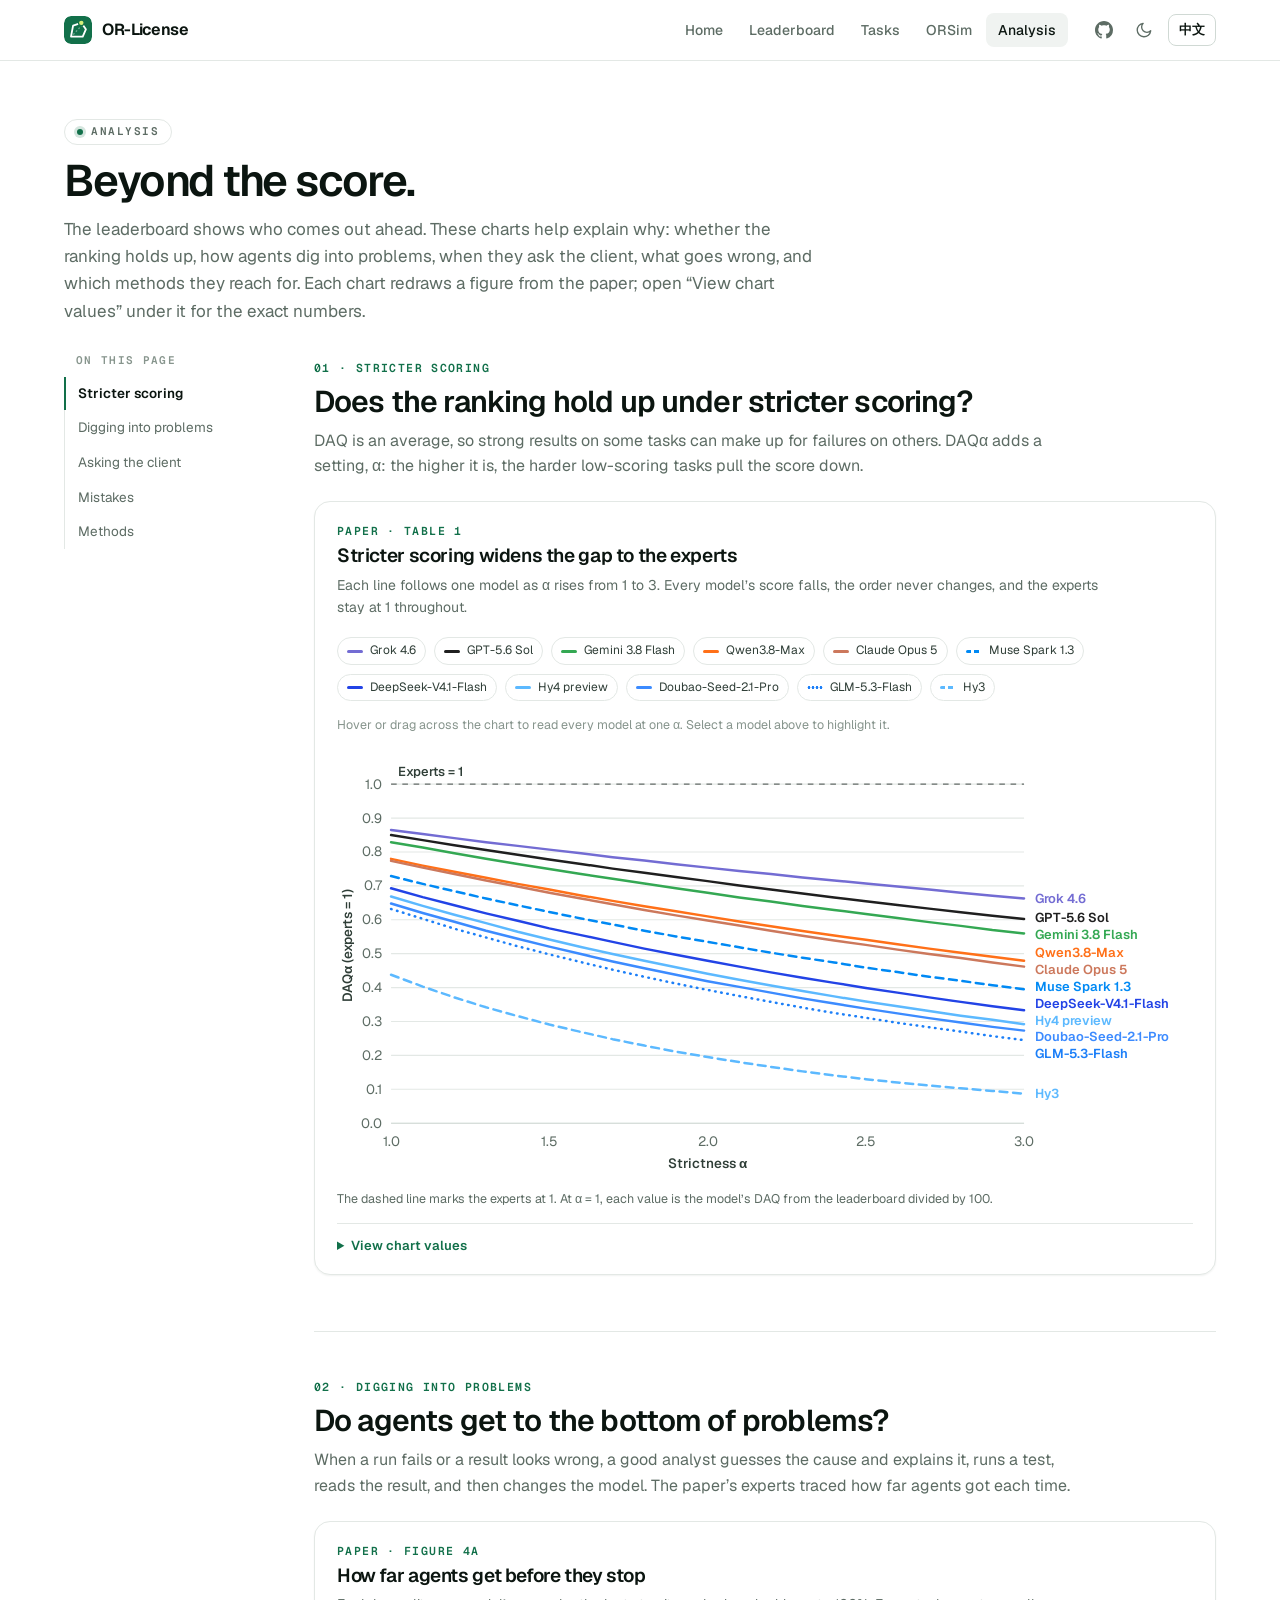
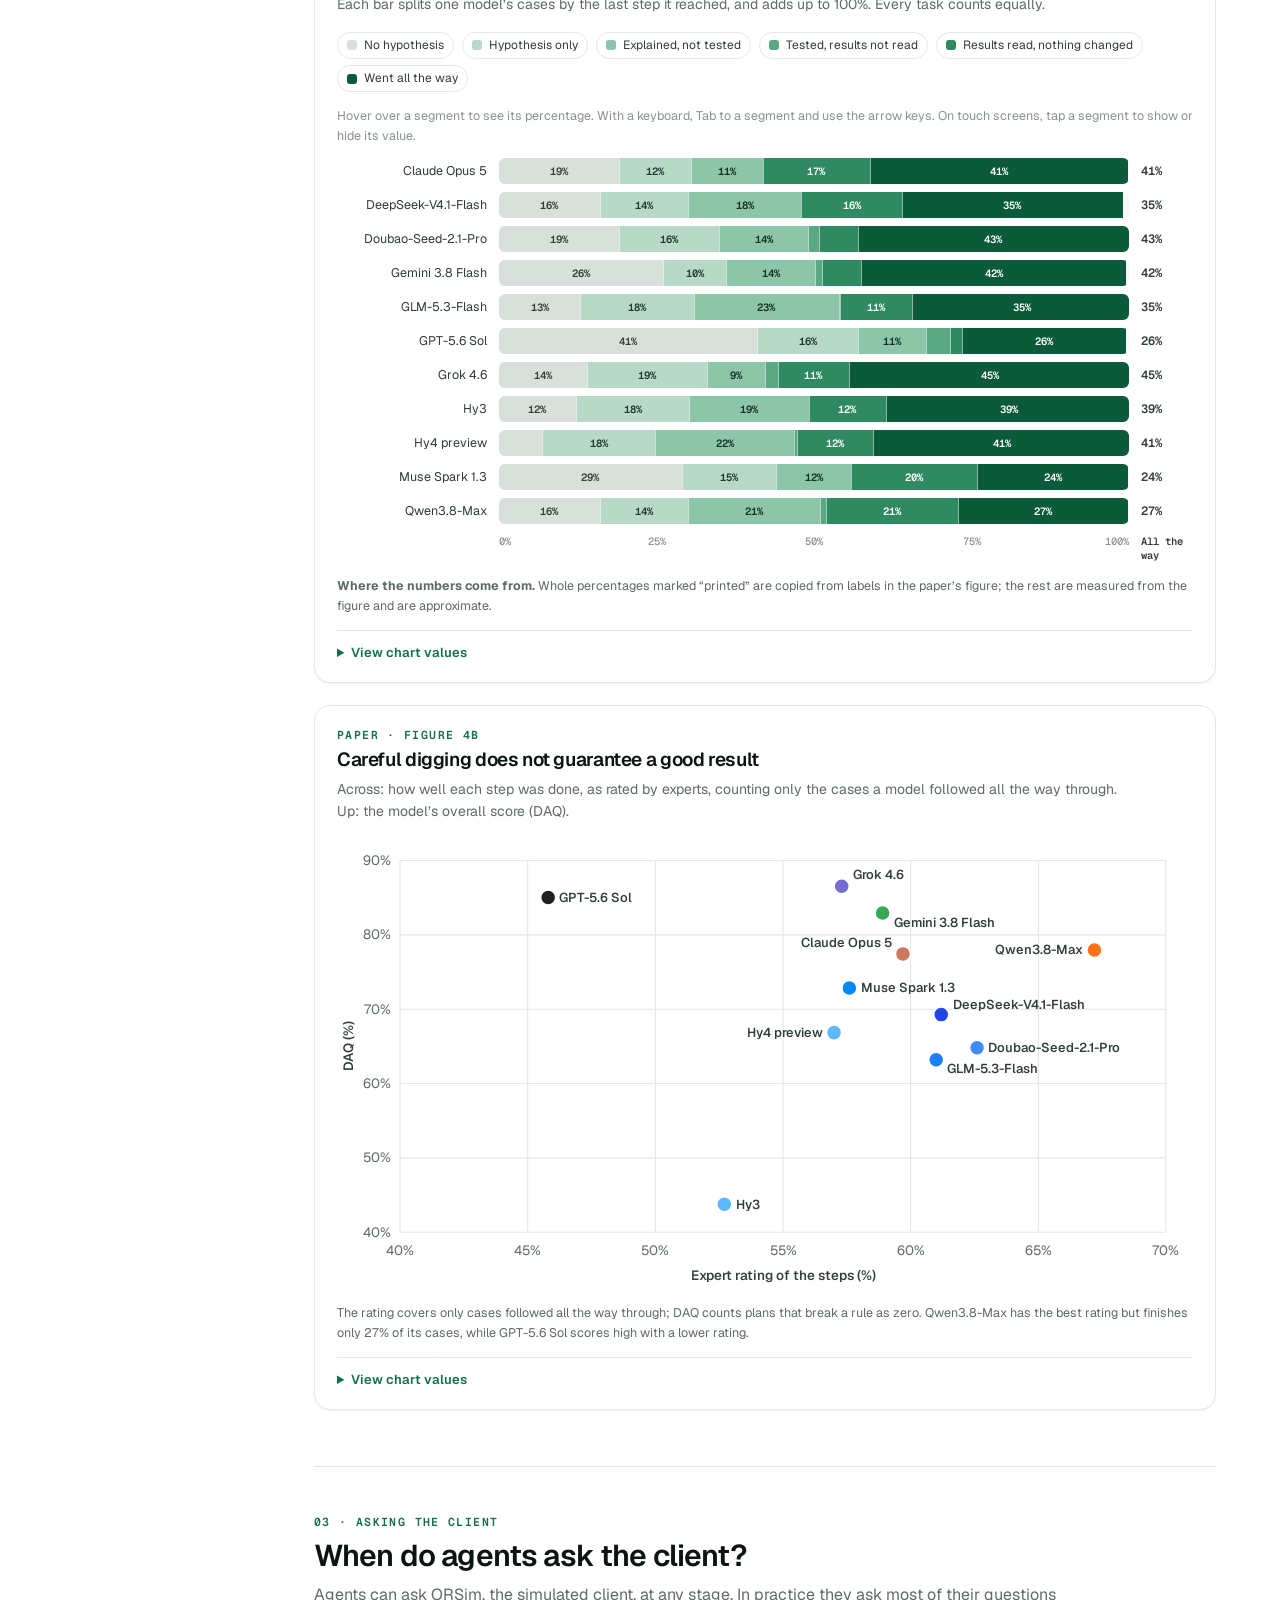
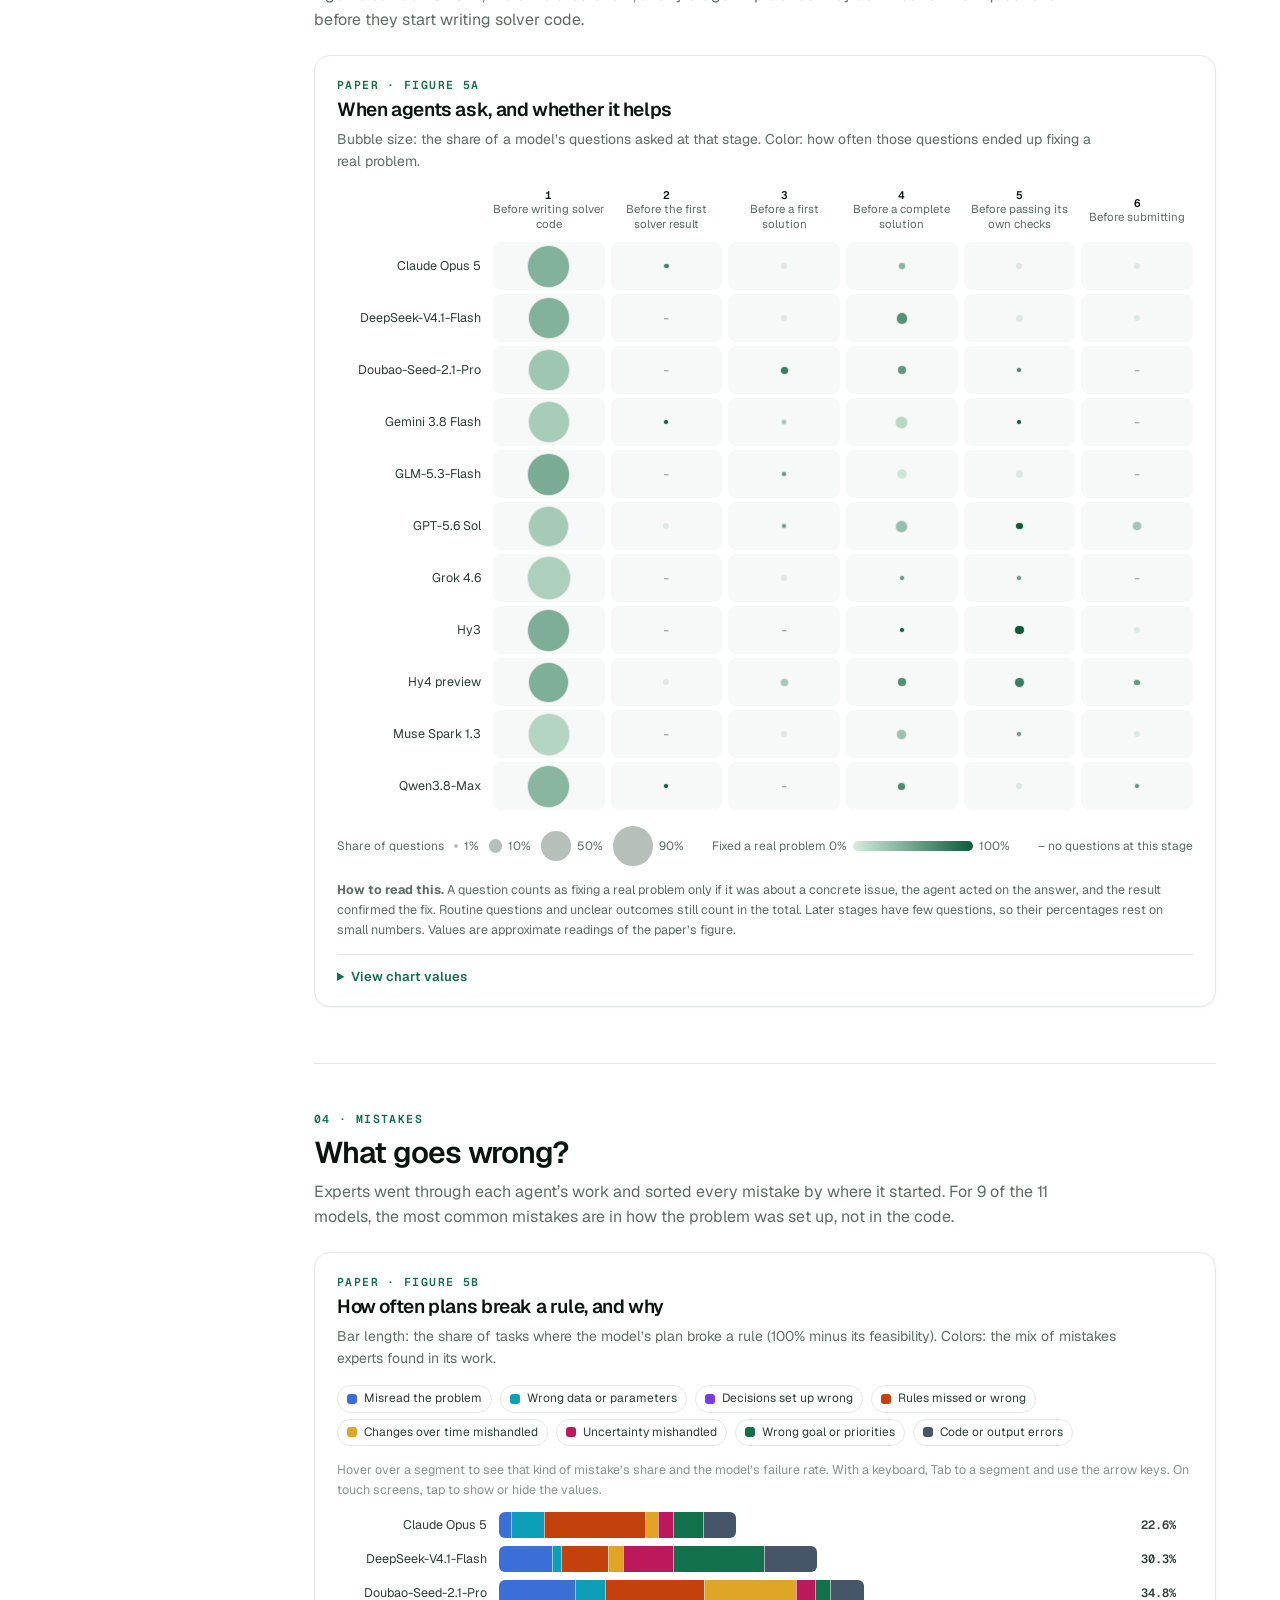
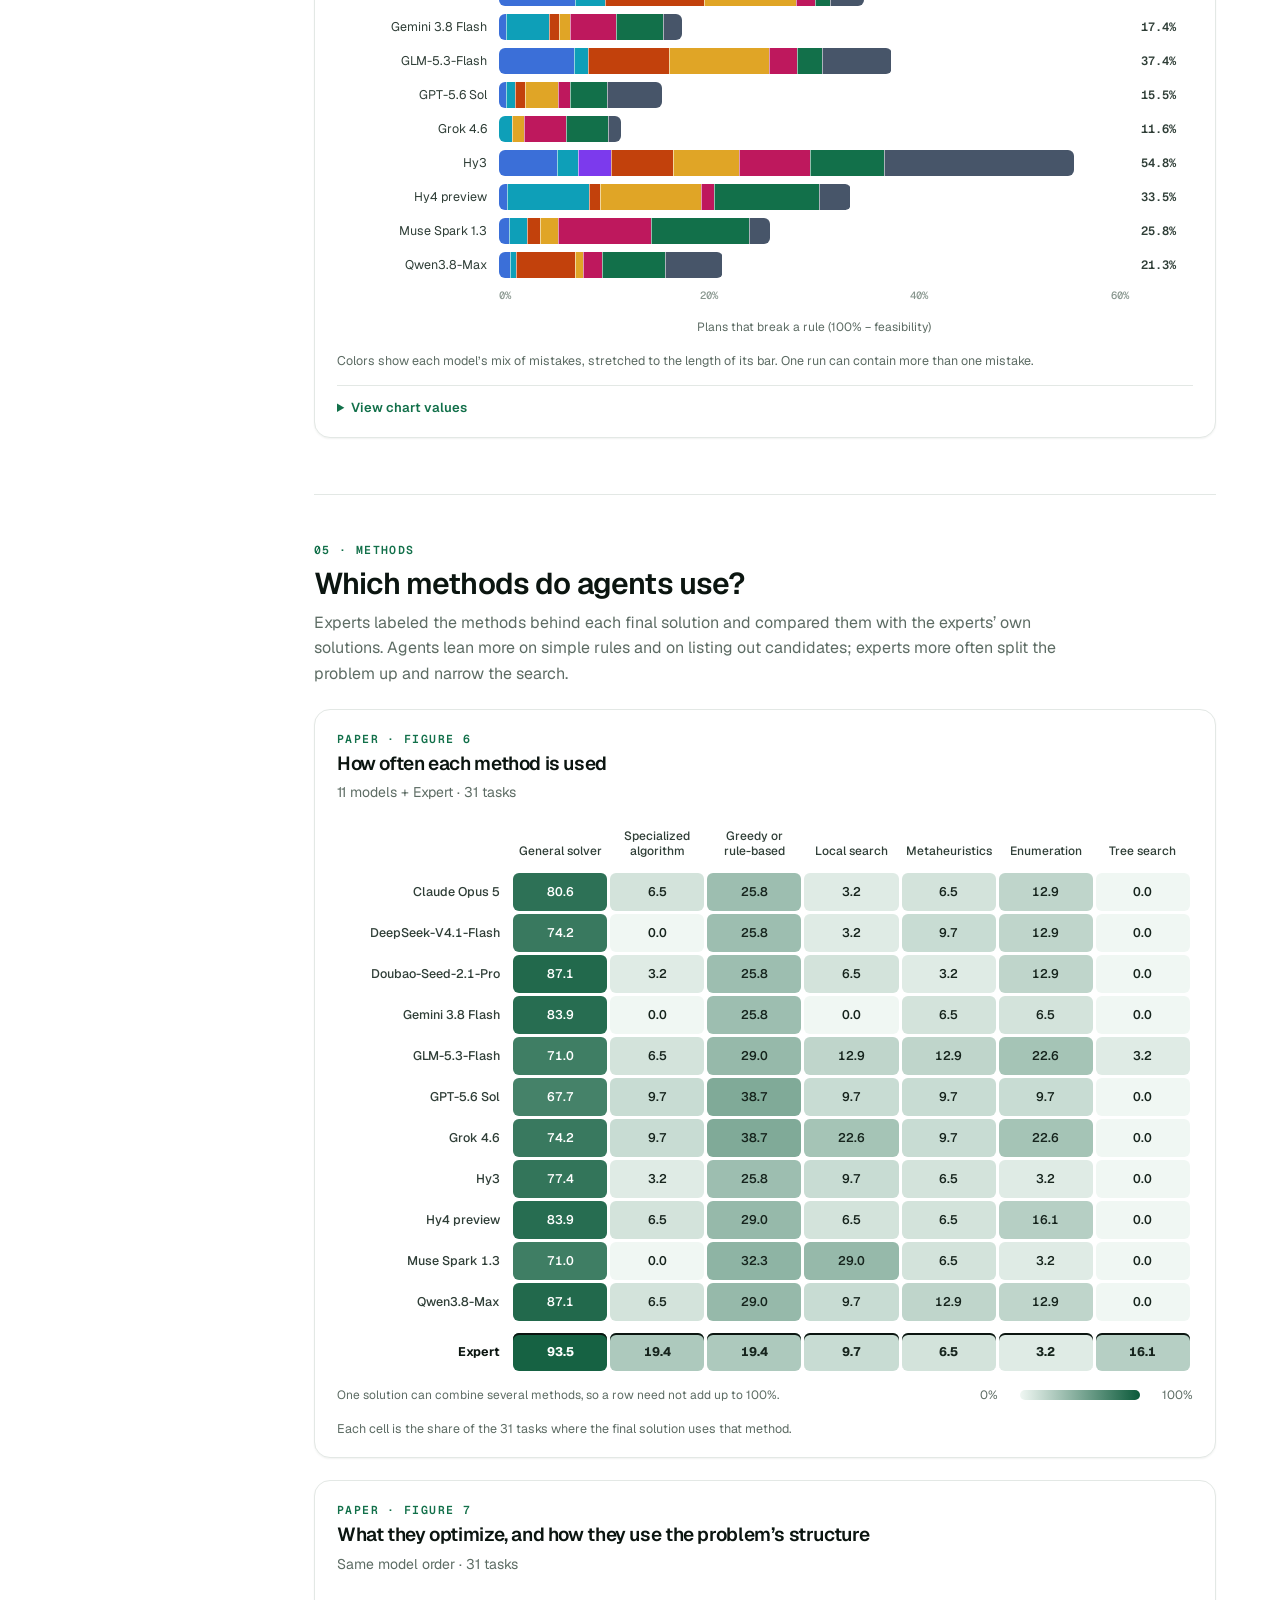
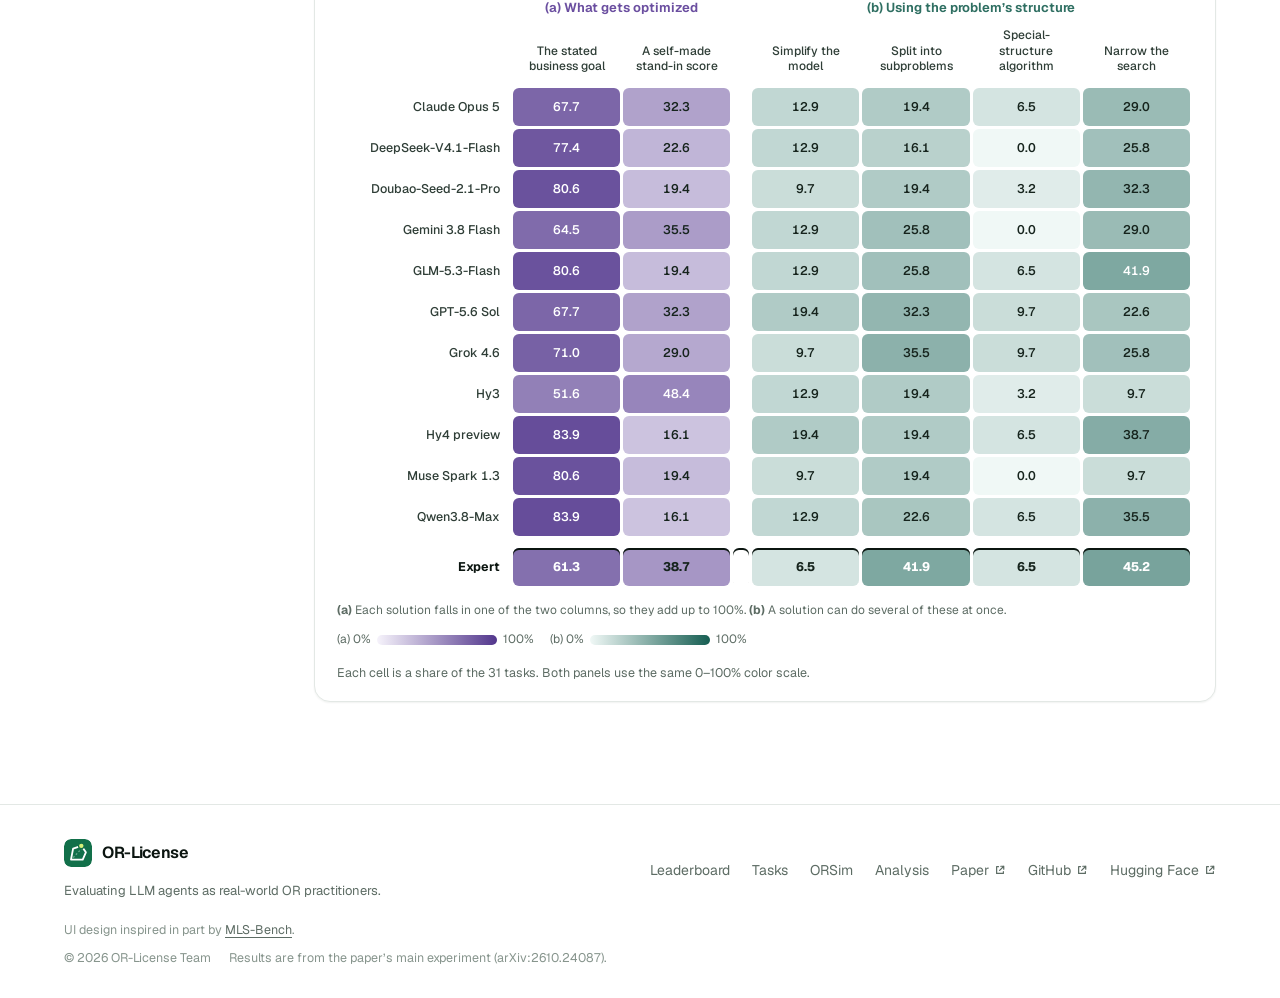
<file: analysis.html>
<!doctype html>
<html lang="en">
<head>
<meta charset="utf-8">
<meta name="viewport" content="width=device-width,initial-scale=1">
<meta http-equiv="Content-Security-Policy" content="default-src &#39;self&#39;; style-src &#39;self&#39; &#39;unsafe-inline&#39;; script-src &#39;self&#39; &#39;unsafe-inline&#39;; img-src &#39;self&#39; data:; font-src &#39;self&#39;; connect-src &#39;self&#39;; form-action &#39;none&#39;; base-uri &#39;self&#39;; object-src &#39;none&#39;">
<meta name="color-scheme" content="light dark">
<meta name="theme-color" content="#ffffff" media="(prefers-color-scheme: light)">
<meta name="theme-color" content="#08100c" media="(prefers-color-scheme: dark)">
<title>Analysis · OR-License</title>
<meta name="description" content="Charts from the OR-License paper: scores under stricter weighting, how agents dig into problems, when they ask the client, what goes wrong, and which methods they use.">
<link rel="canonical" href="https://www.or-license.com/analysis.html">
<link rel="icon" href="assets/favicon.svg" type="image/svg+xml">
<link rel="preload" href="assets/fonts/Geist-Variable.woff2" as="font" type="font/woff2" crossorigin>
<meta property="og:type" content="website">
<meta property="og:site_name" content="OR-License">
<meta property="og:title" content="Analysis · OR-License">
<meta property="og:description" content="Charts from the OR-License paper: scores under stricter weighting, how agents dig into problems, when they ask the client, what goes wrong, and which methods they use.">
<meta property="og:url" content="https://www.or-license.com/analysis.html">
<meta property="og:image" content="https://www.or-license.com/assets/og-image.png">
<meta property="og:image:width" content="1200">
<meta property="og:image:height" content="630">
<meta property="og:image:alt" content="OR-License: evaluating LLM agents as real-world operations research practitioners">
<meta name="twitter:card" content="summary_large_image">
<script src="assets/theme.js?v=20261020"></script>
<link rel="stylesheet" href="assets/site.css?v=20261020-credit">
<script src="assets/i18n-zh.js?v=20261020-credit" defer></script>
<script src="assets/i18n.js?v=20261020" defer></script>
<script src="assets/site.js?v=20261020" defer></script>
</head>
<body data-page="analysis">
<a class="skip-link" href="#main">Skip to content</a>
<header class="site-header">
  <div class="container header-inner">
    <a class="brand" href="index.html"><span class="brand-mark" aria-hidden="true"><svg viewBox="0 0 32 32" focusable="false"><rect width="32" height="32" rx="8" fill="#12704a"/><path d="M8 23.5 10.4 11l9.4-3.2 5.2 7.4-3.6 8.3z" fill="none" stroke="#ffffff" stroke-width="2.1" stroke-linejoin="round"/><path d="M10.6 21.2 21.4 9.6" stroke="#ffffff" stroke-opacity=".4" stroke-width="1.4" stroke-dasharray="2 2.4"/><circle cx="19.8" cy="7.8" r="3.2" fill="#d5f17a" stroke="#12704a" stroke-width="1.4"/></svg></span><span translate="no">OR-License</span></a>
    <nav class="site-nav" aria-label="Main navigation">      <a href="index.html">Home</a>      <a href="leaderboard.html">Leaderboard</a>      <a href="tasks.html">Tasks</a>      <a href="orsim.html">ORSim</a>      <a href="analysis.html" aria-current="page">Analysis</a>    </nav>
    <div class="header-actions">
      <a class="icon-btn" href="https://github.com/NineAbyss/OR-License" title="GitHub repository" aria-label="GitHub repository"><svg viewBox="0 0 16 16" fill="currentColor" aria-hidden="true" focusable="false"><path d="M8 0C3.58 0 0 3.58 0 8c0 3.54 2.29 6.53 5.47 7.59.4.07.55-.17.55-.38 0-.19-.01-.82-.01-1.49-2.01.37-2.53-.49-2.69-.94-.09-.23-.48-.94-.82-1.13-.28-.15-.68-.52-.01-.53.63-.01 1.08.58 1.23.82.72 1.21 1.87.87 2.33.66.07-.52.28-.87.51-1.07-1.78-.2-3.64-.89-3.64-3.95 0-.87.31-1.59.82-2.15-.08-.2-.36-1.02.08-2.12 0 0 .67-.21 2.2.82.64-.18 1.32-.27 2-.27.68 0 1.36.09 2 .27 1.53-1.04 2.2-.82 2.2-.82.44 1.1.16 1.92.08 2.12.51.56.82 1.27.82 2.15 0 3.07-1.87 3.75-3.65 3.95.29.25.54.73.54 1.48 0 1.07-.01 1.93-.01 2.2 0 .21.15.46.55.38A8.013 8.013 0 0 0 16 8c0-4.42-3.58-8-8-8Z"/></svg></a>
      <div class="header-controls" translate="no">
        <button class="icon-btn theme-toggle" type="button" aria-label="Switch to dark mode" aria-pressed="false" title="Switch to dark mode"><svg class="theme-icon-moon" viewBox="0 0 24 24" fill="none" stroke="currentColor" stroke-width="1.8" stroke-linecap="round" stroke-linejoin="round" aria-hidden="true" focusable="false"><path d="M20.9 13.1A9 9 0 1 1 10.9 3.1a7 7 0 0 0 10 10z"/></svg><svg class="theme-icon-sun" viewBox="0 0 24 24" fill="none" stroke="currentColor" stroke-width="1.8" stroke-linecap="round" aria-hidden="true" focusable="false"><circle cx="12" cy="12" r="4"/><path d="M12 2.5v2M12 19.5v2M4.6 4.6 6 6M18 18l1.4 1.4M2.5 12h2M19.5 12h2M4.6 19.4 6 18M18 6l1.4-1.4"/></svg><span class="theme-label">Dark</span></button>
        <button class="language-toggle" type="button" lang="zh-CN" aria-label="切换到中文版" title="切换到中文版">中文</button>
      </div>
    </div>
  </div>
</header>
<main id="main" tabindex="-1">
<section class="page-head">
  <div class="container">
    <span class="pill">Analysis</span>
    <h1>Beyond the score.</h1>
    <p class="lead">The leaderboard shows who comes out ahead. These charts help explain why: whether the ranking holds up, how agents dig into problems, when they ask the client, what goes wrong, and which methods they reach for. Each chart redraws a figure from the paper; open “View chart values” under it for the exact numbers.</p>
  </div>
</section>
<div class="container analysis-layout">
  <nav class="toc" aria-label="Analysis sections">
    <h2>On this page</h2>
    <ol>
      <li><a href="#performance">Stricter scoring</a></li>
      <li><a href="#research">Digging into problems</a></li>
      <li><a href="#information">Asking the client</a></li>
      <li><a href="#failures">Mistakes</a></li>
      <li><a href="#strategies">Methods</a></li>
    </ol>
  </nav>
  <div class="analysis-main">

    <section class="analysis-section" id="performance" aria-labelledby="performance-title">
      <header><span class="kicker">01 · Stricter scoring</span><h2 id="performance-title">Does the ranking hold up under stricter scoring?</h2><p>DAQ is an average, so strong results on some tasks can make up for failures on others. DAQα adds a setting, α: the higher it is, the harder low-scoring tasks pull the score down.</p></header>
      <figure class="figure-card" id="or-t1-profile" aria-labelledby="or-t1-profile-title">
        <figcaption>
          <span class="kicker">Paper · Table 1</span>
          <h3 id="or-t1-profile-title">Stricter scoring widens the gap to the experts</h3>
          <p class="summary">Each line follows one model as α rises from 1 to 3. Every model’s score falls, the order never changes, and the experts stay at 1 throughout.</p>
        </figcaption>
        <ul class="legend" aria-label="Highlight a model">
<li><button type="button" data-series="grok-4-6" aria-pressed="false"><i class="line " style="--c:var(--m-grok-4-6)"></i><span translate="no">Grok 4.6</span></button></li><li><button type="button" data-series="gpt-5-6-sol" aria-pressed="false"><i class="line " style="--c:var(--m-gpt-5-6-sol)"></i><span translate="no">GPT-5.6 Sol</span></button></li><li><button type="button" data-series="gemini-3-8-flash" aria-pressed="false"><i class="line " style="--c:var(--m-gemini-3-8-flash)"></i><span translate="no">Gemini 3.8 Flash</span></button></li><li><button type="button" data-series="qwen3-8-max" aria-pressed="false"><i class="line " style="--c:var(--m-qwen3-8-max)"></i><span translate="no">Qwen3.8-Max</span></button></li><li><button type="button" data-series="claude-opus-5" aria-pressed="false"><i class="line " style="--c:var(--m-claude-opus-5)"></i><span translate="no">Claude Opus 5</span></button></li><li><button type="button" data-series="muse-spark-1-3" aria-pressed="false"><i class="line dash" style="--c:var(--m-muse-spark-1-3)"></i><span translate="no">Muse Spark 1.3</span></button></li><li><button type="button" data-series="deepseek-v4-1-flash" aria-pressed="false"><i class="line " style="--c:var(--m-deepseek-v4-1-flash)"></i><span translate="no">DeepSeek-V4.1-Flash</span></button></li><li><button type="button" data-series="hy4-preview" aria-pressed="false"><i class="line " style="--c:var(--m-hy4-preview)"></i><span translate="no">Hy4 preview</span></button></li><li><button type="button" data-series="doubao-seed-2-1-pro" aria-pressed="false"><i class="line " style="--c:var(--m-doubao-seed-2-1-pro)"></i><span translate="no">Doubao-Seed-2.1-Pro</span></button></li><li><button type="button" data-series="glm-5-3-flash" aria-pressed="false"><i class="line dot" style="--c:var(--m-glm-5-3-flash)"></i><span translate="no">GLM-5.3-Flash</span></button></li><li><button type="button" data-series="hy3" aria-pressed="false"><i class="line dash" style="--c:var(--m-hy3)"></i><span translate="no">Hy3</span></button></li>        </ul>
        <p class="chart-hint">Hover or drag across the chart to read every model at one α. Select a model above to highlight it.</p>
        <div class="chart" data-line-chart>
          <svg viewBox="0 0 760 380" role="img" aria-label="Line chart of DAQα for 11 models as α rises from 1.0 to 3.0; every model stays below the experts’ score of 1.">
            <g class="grid">
<line x1="48" x2="610" y1="334.0" y2="334.0"/><line x1="48" x2="610" y1="303.9" y2="303.9"/><line x1="48" x2="610" y1="273.8" y2="273.8"/><line x1="48" x2="610" y1="243.7" y2="243.7"/><line x1="48" x2="610" y1="213.6" y2="213.6"/><line x1="48" x2="610" y1="183.5" y2="183.5"/><line x1="48" x2="610" y1="153.4" y2="153.4"/><line x1="48" x2="610" y1="123.3" y2="123.3"/><line x1="48" x2="610" y1="93.2" y2="93.2"/><line x1="48" x2="610" y1="63.1" y2="63.1"/><line x1="48" x2="610" y1="33.0" y2="33.0"/>            </g>
            <g translate="no">
<text x="40" y="338.0" text-anchor="end">0.0</text><text x="40" y="307.9" text-anchor="end">0.1</text><text x="40" y="277.8" text-anchor="end">0.2</text><text x="40" y="247.7" text-anchor="end">0.3</text><text x="40" y="217.6" text-anchor="end">0.4</text><text x="40" y="187.5" text-anchor="end">0.5</text><text x="40" y="157.4" text-anchor="end">0.6</text><text x="40" y="127.3" text-anchor="end">0.7</text><text x="40" y="97.2" text-anchor="end">0.8</text><text x="40" y="67.1" text-anchor="end">0.9</text><text x="40" y="37.0" text-anchor="end">1.0</text><text x="48.0" y="354" text-anchor="middle">1.0</text><text x="188.5" y="354" text-anchor="middle">1.5</text><text x="329.0" y="354" text-anchor="middle">2.0</text><text x="469.5" y="354" text-anchor="middle">2.5</text><text x="610.0" y="354" text-anchor="middle">3.0</text>            </g>
            <line class="axis-line" x1="48" x2="610" y1="334" y2="334"/>
            <line class="ref-line" x1="48" x2="610" y1="33.0" y2="33.0"/>
            <text class="ref-text" x="54" y="26.0">Experts = 1</text>
            <g class="series " data-series="grok-4-6" style="--c:var(--m-grok-4-6)">
              <path d="M48.0 73.7 L76.1 77.3 L104.2 80.9 L132.3 84.5 L160.4 87.8 L188.5 91.1 L216.6 94.4 L244.7 97.8 L272.8 100.8 L300.9 104.1 L329.0 107.1 L357.1 110.1 L385.2 112.8 L413.3 115.8 L441.4 118.5 L469.5 121.2 L497.6 123.9 L525.7 126.6 L553.8 129.4 L581.9 132.1 L610.0 134.5" style="stroke:var(--c)"/>
              <text class="end-label" x="620" y="138.5" style="fill:var(--c)" translate="no">Grok 4.6</text>
            </g>
            <g class="series " data-series="gpt-5-6-sol" style="--c:var(--m-gpt-5-6-sol)">
              <path d="M48.0 78.2 L76.1 82.7 L104.2 87.2 L132.3 91.4 L160.4 95.6 L188.5 99.9 L216.6 103.8 L244.7 108.0 L272.8 111.6 L300.9 115.5 L329.0 119.1 L357.1 123.0 L385.2 126.6 L413.3 130.0 L441.4 133.6 L469.5 136.9 L497.6 140.2 L525.7 143.5 L553.8 146.8 L581.9 149.8 L610.0 152.8" style="stroke:var(--c)"/>
              <text class="end-label" x="620" y="155.6" style="fill:var(--c)" translate="no">GPT-5.6 Sol</text>
            </g>
            <g class="series " data-series="gemini-3-8-flash" style="--c:var(--m-gemini-3-8-flash)">
              <path d="M48.0 84.5 L76.1 89.3 L104.2 94.4 L132.3 99.3 L160.4 103.8 L188.5 108.3 L216.6 112.8 L244.7 117.0 L272.8 121.2 L300.9 125.4 L329.0 129.4 L357.1 133.6 L385.2 137.2 L413.3 141.1 L441.4 144.7 L469.5 148.3 L497.6 151.9 L525.7 155.5 L553.8 158.8 L581.9 162.5 L610.0 165.5" style="stroke:var(--c)"/>
              <text class="end-label" x="620" y="170.6" style="fill:var(--c)" translate="no">Gemini 3.8 Flash</text>
            </g>
            <g class="series " data-series="qwen3-8-max" style="--c:var(--m-qwen3-8-max)">
              <path d="M48.0 99.3 L76.1 105.3 L104.2 110.7 L132.3 116.1 L160.4 121.5 L188.5 126.6 L216.6 131.8 L244.7 136.6 L272.8 141.4 L300.9 145.9 L329.0 150.4 L357.1 154.9 L385.2 159.1 L413.3 163.4 L441.4 167.3 L469.5 171.2 L497.6 175.1 L525.7 179.0 L553.8 182.6 L581.9 186.2 L610.0 189.8" style="stroke:var(--c)"/>
              <text class="end-label" x="620" y="186.4" style="fill:var(--c)" translate="no">Qwen3.8-Max</text>
            </g>
            <g class="series " data-series="claude-opus-5" style="--c:var(--m-claude-opus-5)">
              <path d="M48.0 101.1 L76.1 107.1 L104.2 112.8 L132.3 118.5 L160.4 123.9 L188.5 129.4 L216.6 134.5 L244.7 139.6 L272.8 144.7 L300.9 149.5 L329.0 154.0 L357.1 158.5 L385.2 163.1 L413.3 167.6 L441.4 171.8 L469.5 175.7 L497.6 179.9 L525.7 183.8 L553.8 187.4 L581.9 191.3 L610.0 195.0" style="stroke:var(--c)"/>
              <text class="end-label" x="620" y="201.4" style="fill:var(--c)" translate="no">Claude Opus 5</text>
            </g>
            <g class="series dash" data-series="muse-spark-1-3" style="--c:var(--m-muse-spark-1-3)">
              <path d="M48.0 114.6 L76.1 121.5 L104.2 128.1 L132.3 134.5 L160.4 140.5 L188.5 146.5 L216.6 152.2 L244.7 157.6 L272.8 163.1 L300.9 168.2 L329.0 173.0 L357.1 177.8 L385.2 182.6 L413.3 187.1 L441.4 191.3 L469.5 195.9 L497.6 199.8 L525.7 204.0 L553.8 207.6 L581.9 211.5 L610.0 215.1" style="stroke:var(--c)"/>
              <text class="end-label" x="620" y="216.4" style="fill:var(--c)" translate="no">Muse Spark 1.3</text>
            </g>
            <g class="series " data-series="deepseek-v4-1-flash" style="--c:var(--m-deepseek-v4-1-flash)">
              <path d="M48.0 125.4 L76.1 133.3 L104.2 140.5 L132.3 147.7 L160.4 154.3 L188.5 161.0 L216.6 167.0 L244.7 173.0 L272.8 179.0 L300.9 184.4 L329.0 189.8 L357.1 195.0 L385.2 200.1 L413.3 204.9 L441.4 209.4 L469.5 213.9 L497.6 218.1 L525.7 222.3 L553.8 226.3 L581.9 230.2 L610.0 233.8" style="stroke:var(--c)"/>
              <text class="end-label" x="620" y="231.4" style="fill:var(--c)" translate="no">DeepSeek-V4.1-Flash</text>
            </g>
            <g class="series " data-series="hy4-preview" style="--c:var(--m-hy4-preview)">
              <path d="M48.0 132.7 L76.1 141.1 L104.2 148.9 L132.3 156.4 L160.4 164.0 L188.5 170.9 L216.6 177.5 L244.7 183.8 L272.8 189.8 L300.9 195.6 L329.0 201.3 L357.1 206.7 L385.2 211.8 L413.3 216.6 L441.4 221.4 L469.5 226.0 L497.6 230.2 L525.7 234.4 L553.8 238.6 L581.9 242.2 L610.0 246.1" style="stroke:var(--c)"/>
              <text class="end-label" x="620" y="246.4" style="fill:var(--c)" translate="no">Hy4 preview</text>
            </g>
            <g class="series " data-series="doubao-seed-2-1-pro" style="--c:var(--m-doubao-seed-2-1-pro)">
              <path d="M48.0 139.0 L76.1 147.4 L104.2 155.2 L132.3 163.1 L160.4 170.3 L188.5 177.2 L216.6 183.8 L244.7 190.4 L272.8 196.5 L300.9 202.2 L329.0 207.9 L357.1 213.0 L385.2 218.1 L413.3 223.2 L441.4 227.8 L469.5 232.3 L497.6 236.5 L525.7 240.7 L553.8 244.6 L581.9 248.5 L610.0 251.8" style="stroke:var(--c)"/>
              <text class="end-label" x="620" y="261.4" style="fill:var(--c)" translate="no">Doubao-Seed-2.1-Pro</text>
            </g>
            <g class="series dot" data-series="glm-5-3-flash" style="--c:var(--m-glm-5-3-flash)">
              <path d="M48.0 143.8 L76.1 152.5 L104.2 161.3 L132.3 169.1 L160.4 176.9 L188.5 184.1 L216.6 191.0 L244.7 197.7 L272.8 204.0 L300.9 210.0 L329.0 215.7 L357.1 221.1 L385.2 226.3 L413.3 231.4 L441.4 236.2 L469.5 240.4 L497.6 244.9 L525.7 248.8 L553.8 252.7 L581.9 256.7 L610.0 260.3" style="stroke:var(--c)"/>
              <text class="end-label" x="620" y="276.4" style="fill:var(--c)" translate="no">GLM-5.3-Flash</text>
            </g>
            <g class="series dash" data-series="hy3" style="--c:var(--m-hy3)">
              <path d="M48.0 202.2 L76.1 212.7 L104.2 222.3 L132.3 231.1 L160.4 238.9 L188.5 246.4 L216.6 253.0 L244.7 259.4 L272.8 265.1 L300.9 270.5 L329.0 275.3 L357.1 279.8 L385.2 284.0 L413.3 288.0 L441.4 291.6 L469.5 294.9 L497.6 297.9 L525.7 300.6 L553.8 303.0 L581.9 305.4 L610.0 307.8" style="stroke:var(--c)"/>
              <text class="end-label" x="620" y="311.8" style="fill:var(--c)" translate="no">Hy3</text>
            </g>
            <g class="hover-layer" hidden><line class="crosshair" y1="18" y2="334"/></g>
            <text class="axis-title" x="329.0" y="374" text-anchor="middle">Strictness α</text>
            <text class="axis-title" transform="translate(13 176.0) rotate(-90)" text-anchor="middle">DAQα (experts = 1)</text>
            <rect class="hit" x="48" y="18" width="562" height="316" fill="transparent"/>
          </svg>
        </div>
        <p class="figure-note">The dashed line marks the experts at 1. At α = 1, each value is the model’s DAQ from the leaderboard divided by 100.</p>
        <details>
          <summary>View chart values</summary>
          <div class="table-wrap">
            <table class="data-table">
              <caption>DAQα values from the paper, on a scale where the experts score 1.</caption>
              <thead><tr><th scope="col">α</th><th scope="col" translate="no">Claude Opus 5</th><th scope="col" translate="no">DeepSeek-V4.1-Flash</th><th scope="col" translate="no">Doubao-Seed-2.1-Pro</th><th scope="col" translate="no">Gemini 3.8 Flash</th><th scope="col" translate="no">GLM-5.3-Flash</th><th scope="col" translate="no">GPT-5.6 Sol</th><th scope="col" translate="no">Grok 4.6</th><th scope="col" translate="no">Hy3</th><th scope="col" translate="no">Hy4 preview</th><th scope="col" translate="no">Muse Spark 1.3</th><th scope="col" translate="no">Qwen3.8-Max</th></tr></thead>
              <tbody translate="no">
                <tr><th scope="row">1.0</th><td>0.774</td><td>0.693</td><td>0.648</td><td>0.829</td><td>0.632</td><td>0.850</td><td>0.865</td><td>0.438</td><td>0.669</td><td>0.729</td><td>0.780</td></tr>
                <tr><th scope="row">1.1</th><td>0.754</td><td>0.667</td><td>0.620</td><td>0.813</td><td>0.603</td><td>0.835</td><td>0.853</td><td>0.403</td><td>0.641</td><td>0.706</td><td>0.760</td></tr>
                <tr><th scope="row">1.2</th><td>0.735</td><td>0.643</td><td>0.594</td><td>0.796</td><td>0.574</td><td>0.820</td><td>0.841</td><td>0.371</td><td>0.615</td><td>0.684</td><td>0.742</td></tr>
                <tr><th scope="row">1.3</th><td>0.716</td><td>0.619</td><td>0.568</td><td>0.780</td><td>0.548</td><td>0.806</td><td>0.829</td><td>0.342</td><td>0.590</td><td>0.663</td><td>0.724</td></tr>
                <tr><th scope="row">1.4</th><td>0.698</td><td>0.597</td><td>0.544</td><td>0.765</td><td>0.522</td><td>0.792</td><td>0.818</td><td>0.316</td><td>0.565</td><td>0.643</td><td>0.706</td></tr>
                <tr><th scope="row">1.5</th><td>0.680</td><td>0.575</td><td>0.521</td><td>0.750</td><td>0.498</td><td>0.778</td><td>0.807</td><td>0.291</td><td>0.542</td><td>0.623</td><td>0.689</td></tr>
                <tr><th scope="row">1.6</th><td>0.663</td><td>0.555</td><td>0.499</td><td>0.735</td><td>0.475</td><td>0.765</td><td>0.796</td><td>0.269</td><td>0.520</td><td>0.604</td><td>0.672</td></tr>
                <tr><th scope="row">1.7</th><td>0.646</td><td>0.535</td><td>0.477</td><td>0.721</td><td>0.453</td><td>0.751</td><td>0.785</td><td>0.248</td><td>0.499</td><td>0.586</td><td>0.656</td></tr>
                <tr><th scope="row">1.8</th><td>0.629</td><td>0.515</td><td>0.457</td><td>0.707</td><td>0.432</td><td>0.739</td><td>0.775</td><td>0.229</td><td>0.479</td><td>0.568</td><td>0.640</td></tr>
                <tr><th scope="row">1.9</th><td>0.613</td><td>0.497</td><td>0.438</td><td>0.693</td><td>0.412</td><td>0.726</td><td>0.764</td><td>0.211</td><td>0.460</td><td>0.551</td><td>0.625</td></tr>
                <tr><th scope="row">2.0</th><td>0.598</td><td>0.479</td><td>0.419</td><td>0.680</td><td>0.393</td><td>0.714</td><td>0.754</td><td>0.195</td><td>0.441</td><td>0.535</td><td>0.610</td></tr>
                <tr><th scope="row">2.1</th><td>0.583</td><td>0.462</td><td>0.402</td><td>0.666</td><td>0.375</td><td>0.701</td><td>0.744</td><td>0.180</td><td>0.423</td><td>0.519</td><td>0.595</td></tr>
                <tr><th scope="row">2.2</th><td>0.568</td><td>0.445</td><td>0.385</td><td>0.654</td><td>0.358</td><td>0.689</td><td>0.735</td><td>0.166</td><td>0.406</td><td>0.503</td><td>0.581</td></tr>
                <tr><th scope="row">2.3</th><td>0.553</td><td>0.429</td><td>0.368</td><td>0.641</td><td>0.341</td><td>0.678</td><td>0.725</td><td>0.153</td><td>0.390</td><td>0.488</td><td>0.567</td></tr>
                <tr><th scope="row">2.4</th><td>0.539</td><td>0.414</td><td>0.353</td><td>0.629</td><td>0.325</td><td>0.666</td><td>0.716</td><td>0.141</td><td>0.374</td><td>0.474</td><td>0.554</td></tr>
                <tr><th scope="row">2.5</th><td>0.526</td><td>0.399</td><td>0.338</td><td>0.617</td><td>0.311</td><td>0.655</td><td>0.707</td><td>0.130</td><td>0.359</td><td>0.459</td><td>0.541</td></tr>
                <tr><th scope="row">2.6</th><td>0.512</td><td>0.385</td><td>0.324</td><td>0.605</td><td>0.296</td><td>0.644</td><td>0.698</td><td>0.120</td><td>0.345</td><td>0.446</td><td>0.528</td></tr>
                <tr><th scope="row">2.7</th><td>0.499</td><td>0.371</td><td>0.310</td><td>0.593</td><td>0.283</td><td>0.633</td><td>0.689</td><td>0.111</td><td>0.331</td><td>0.432</td><td>0.515</td></tr>
                <tr><th scope="row">2.8</th><td>0.487</td><td>0.358</td><td>0.297</td><td>0.582</td><td>0.270</td><td>0.622</td><td>0.680</td><td>0.103</td><td>0.317</td><td>0.420</td><td>0.503</td></tr>
                <tr><th scope="row">2.9</th><td>0.474</td><td>0.345</td><td>0.284</td><td>0.570</td><td>0.257</td><td>0.612</td><td>0.671</td><td>0.095</td><td>0.305</td><td>0.407</td><td>0.491</td></tr>
                <tr><th scope="row">3.0</th><td>0.462</td><td>0.333</td><td>0.273</td><td>0.560</td><td>0.245</td><td>0.602</td><td>0.663</td><td>0.087</td><td>0.292</td><td>0.395</td><td>0.479</td></tr>
              </tbody>
            </table>
          </div>
        </details>
      </figure>
    </section>

    <section class="analysis-section" id="research" aria-labelledby="research-title">
      <header><span class="kicker">02 · Digging into problems</span><h2 id="research-title">Do agents get to the bottom of problems?</h2><p>When a run fails or a result looks wrong, a good analyst guesses the cause and explains it, runs a test, reads the result, and then changes the model. The paper’s experts traced how far agents got each time.</p></header>
      <figure class="figure-card" id="or-f4-chain" aria-labelledby="or-f4-chain-title">
        <figcaption>
          <span class="kicker">Paper · Figure 4a</span>
          <h3 id="or-f4-chain-title">How far agents get before they stop</h3>
          <p class="summary">Each bar splits one model’s cases by the last step it reached, and adds up to 100%. Every task counts equally.</p>
        </figcaption>
        <ul class="legend" aria-label="Highlight a category">
<li><button type="button" data-cat="0" aria-pressed="false"><i style="--c:#d9dfdb"></i><span>No hypothesis</span></button></li><li><button type="button" data-cat="1" aria-pressed="false"><i style="--c:#b9d9c8"></i><span>Hypothesis only</span></button></li><li><button type="button" data-cat="2" aria-pressed="false"><i style="--c:#8cc5a8"></i><span>Explained, not tested</span></button></li><li><button type="button" data-cat="3" aria-pressed="false"><i style="--c:#5aa984"></i><span>Tested, results not read</span></button></li><li><button type="button" data-cat="4" aria-pressed="false"><i style="--c:#2f8a62"></i><span>Results read, nothing changed</span></button></li><li><button type="button" data-cat="5" aria-pressed="false"><i style="--c:#0b5a3a"></i><span>Went all the way</span></button></li>        </ul>
        <p class="chart-hint">Hover over a segment to see its percentage. With a keyboard, Tab to a segment and use the arrow keys. On touch screens, tap a segment to show or hide its value.</p>
        <div class="chart stack-chart" data-stack>
          <div class="stack-row">
            <span class="stack-label" translate="no">Claude Opus 5</span>
            <div class="stack-bar">
<button type="button" class="seg" data-cat="0" style="width:19.0%;--c:#d9dfdb;--ink:#334039" data-tip-title="Claude Opus 5" data-tip-label="No hypothesis" data-tip-value="19.0%" data-tip-note="Printed in the paper" aria-label="Claude Opus 5; No hypothesis; 19.0%"><span translate="no">19%</span></button><button type="button" class="seg" data-cat="1" style="width:11.5%;--c:#b9d9c8;--ink:#1f3a2c" data-tip-title="Claude Opus 5" data-tip-label="Hypothesis only" data-tip-value="11.5%" data-tip-note="Measured from the figure" aria-label="Claude Opus 5; Hypothesis only; 11.5%"><span translate="no">12%</span></button><button type="button" class="seg" data-cat="2" style="width:11.4%;--c:#8cc5a8;--ink:#14321f" data-tip-title="Claude Opus 5" data-tip-label="Explained, not tested" data-tip-value="11.4%" data-tip-note="Measured from the figure" aria-label="Claude Opus 5; Explained, not tested; 11.4%"><span translate="no">11%</span></button><button type="button" class="seg" data-cat="4" style="width:17.0%;--c:#2f8a62;--ink:#ffffff" data-tip-title="Claude Opus 5" data-tip-label="Results read, nothing changed" data-tip-value="17.0%" data-tip-note="Printed in the paper" aria-label="Claude Opus 5; Results read, nothing changed; 17.0%"><span translate="no">17%</span></button><button type="button" class="seg" data-cat="5" style="width:41.0%;--c:#0b5a3a;--ink:#ffffff" data-tip-title="Claude Opus 5" data-tip-label="Went all the way" data-tip-value="41.0%" data-tip-note="Printed in the paper" aria-label="Claude Opus 5; Went all the way; 41.0%"><span translate="no">41%</span></button>            </div>
            <span class="stack-total" translate="no">41%</span>
          </div>
          <div class="stack-row">
            <span class="stack-label" translate="no">DeepSeek-V4.1-Flash</span>
            <div class="stack-bar">
<button type="button" class="seg" data-cat="0" style="width:16.0%;--c:#d9dfdb;--ink:#334039" data-tip-title="DeepSeek-V4.1-Flash" data-tip-label="No hypothesis" data-tip-value="16.0%" data-tip-note="Printed in the paper" aria-label="DeepSeek-V4.1-Flash; No hypothesis; 16.0%"><span translate="no">16%</span></button><button type="button" class="seg" data-cat="1" style="width:14.0%;--c:#b9d9c8;--ink:#1f3a2c" data-tip-title="DeepSeek-V4.1-Flash" data-tip-label="Hypothesis only" data-tip-value="14.0%" data-tip-note="Printed in the paper" aria-label="DeepSeek-V4.1-Flash; Hypothesis only; 14.0%"><span translate="no">14%</span></button><button type="button" class="seg" data-cat="2" style="width:18.0%;--c:#8cc5a8;--ink:#14321f" data-tip-title="DeepSeek-V4.1-Flash" data-tip-label="Explained, not tested" data-tip-value="18.0%" data-tip-note="Printed in the paper" aria-label="DeepSeek-V4.1-Flash; Explained, not tested; 18.0%"><span translate="no">18%</span></button><button type="button" class="seg" data-cat="4" style="width:16.0%;--c:#2f8a62;--ink:#ffffff" data-tip-title="DeepSeek-V4.1-Flash" data-tip-label="Results read, nothing changed" data-tip-value="16.0%" data-tip-note="Printed in the paper" aria-label="DeepSeek-V4.1-Flash; Results read, nothing changed; 16.0%"><span translate="no">16%</span></button><button type="button" class="seg" data-cat="5" style="width:35.0%;--c:#0b5a3a;--ink:#ffffff" data-tip-title="DeepSeek-V4.1-Flash" data-tip-label="Went all the way" data-tip-value="35.0%" data-tip-note="Printed in the paper" aria-label="DeepSeek-V4.1-Flash; Went all the way; 35.0%"><span translate="no">35%</span></button>            </div>
            <span class="stack-total" translate="no">35%</span>
          </div>
          <div class="stack-row">
            <span class="stack-label" translate="no">Doubao-Seed-2.1-Pro</span>
            <div class="stack-bar">
<button type="button" class="seg" data-cat="0" style="width:19.0%;--c:#d9dfdb;--ink:#334039" data-tip-title="Doubao-Seed-2.1-Pro" data-tip-label="No hypothesis" data-tip-value="19.0%" data-tip-note="Printed in the paper" aria-label="Doubao-Seed-2.1-Pro; No hypothesis; 19.0%"><span translate="no">19%</span></button><button type="button" class="seg" data-cat="1" style="width:16.0%;--c:#b9d9c8;--ink:#1f3a2c" data-tip-title="Doubao-Seed-2.1-Pro" data-tip-label="Hypothesis only" data-tip-value="16.0%" data-tip-note="Printed in the paper" aria-label="Doubao-Seed-2.1-Pro; Hypothesis only; 16.0%"><span translate="no">16%</span></button><button type="button" class="seg" data-cat="2" style="width:14.0%;--c:#8cc5a8;--ink:#14321f" data-tip-title="Doubao-Seed-2.1-Pro" data-tip-label="Explained, not tested" data-tip-value="14.0%" data-tip-note="Printed in the paper" aria-label="Doubao-Seed-2.1-Pro; Explained, not tested; 14.0%"><span translate="no">14%</span></button><button type="button" class="seg" data-cat="3" style="width:1.8%;--c:#5aa984;--ink:#ffffff" data-tip-title="Doubao-Seed-2.1-Pro" data-tip-label="Tested, results not read" data-tip-value="1.8%" data-tip-note="Measured from the figure" aria-label="Doubao-Seed-2.1-Pro; Tested, results not read; 1.8%"></button><button type="button" class="seg" data-cat="4" style="width:6.2%;--c:#2f8a62;--ink:#ffffff" data-tip-title="Doubao-Seed-2.1-Pro" data-tip-label="Results read, nothing changed" data-tip-value="6.2%" data-tip-note="Measured from the figure" aria-label="Doubao-Seed-2.1-Pro; Results read, nothing changed; 6.2%"></button><button type="button" class="seg" data-cat="5" style="width:43.0%;--c:#0b5a3a;--ink:#ffffff" data-tip-title="Doubao-Seed-2.1-Pro" data-tip-label="Went all the way" data-tip-value="43.0%" data-tip-note="Printed in the paper" aria-label="Doubao-Seed-2.1-Pro; Went all the way; 43.0%"><span translate="no">43%</span></button>            </div>
            <span class="stack-total" translate="no">43%</span>
          </div>
          <div class="stack-row">
            <span class="stack-label" translate="no">Gemini 3.8 Flash</span>
            <div class="stack-bar">
<button type="button" class="seg" data-cat="0" style="width:26.0%;--c:#d9dfdb;--ink:#334039" data-tip-title="Gemini 3.8 Flash" data-tip-label="No hypothesis" data-tip-value="26.0%" data-tip-note="Printed in the paper" aria-label="Gemini 3.8 Flash; No hypothesis; 26.0%"><span translate="no">26%</span></button><button type="button" class="seg" data-cat="1" style="width:10.1%;--c:#b9d9c8;--ink:#1f3a2c" data-tip-title="Gemini 3.8 Flash" data-tip-label="Hypothesis only" data-tip-value="10.1%" data-tip-note="Measured from the figure" aria-label="Gemini 3.8 Flash; Hypothesis only; 10.1%"><span translate="no">10%</span></button><button type="button" class="seg" data-cat="2" style="width:14.0%;--c:#8cc5a8;--ink:#14321f" data-tip-title="Gemini 3.8 Flash" data-tip-label="Explained, not tested" data-tip-value="14.0%" data-tip-note="Printed in the paper" aria-label="Gemini 3.8 Flash; Explained, not tested; 14.0%"><span translate="no">14%</span></button><button type="button" class="seg" data-cat="3" style="width:1.1%;--c:#5aa984;--ink:#ffffff" data-tip-title="Gemini 3.8 Flash" data-tip-label="Tested, results not read" data-tip-value="1.1%" data-tip-note="Measured from the figure" aria-label="Gemini 3.8 Flash; Tested, results not read; 1.1%"></button><button type="button" class="seg" data-cat="4" style="width:6.3%;--c:#2f8a62;--ink:#ffffff" data-tip-title="Gemini 3.8 Flash" data-tip-label="Results read, nothing changed" data-tip-value="6.3%" data-tip-note="Measured from the figure" aria-label="Gemini 3.8 Flash; Results read, nothing changed; 6.3%"></button><button type="button" class="seg" data-cat="5" style="width:42.0%;--c:#0b5a3a;--ink:#ffffff" data-tip-title="Gemini 3.8 Flash" data-tip-label="Went all the way" data-tip-value="42.0%" data-tip-note="Printed in the paper" aria-label="Gemini 3.8 Flash; Went all the way; 42.0%"><span translate="no">42%</span></button>            </div>
            <span class="stack-total" translate="no">42%</span>
          </div>
          <div class="stack-row">
            <span class="stack-label" translate="no">GLM-5.3-Flash</span>
            <div class="stack-bar">
<button type="button" class="seg" data-cat="0" style="width:12.9%;--c:#d9dfdb;--ink:#334039" data-tip-title="GLM-5.3-Flash" data-tip-label="No hypothesis" data-tip-value="12.9%" data-tip-note="Measured from the figure" aria-label="GLM-5.3-Flash; No hypothesis; 12.9%"><span translate="no">13%</span></button><button type="button" class="seg" data-cat="1" style="width:18.0%;--c:#b9d9c8;--ink:#1f3a2c" data-tip-title="GLM-5.3-Flash" data-tip-label="Hypothesis only" data-tip-value="18.0%" data-tip-note="Printed in the paper" aria-label="GLM-5.3-Flash; Hypothesis only; 18.0%"><span translate="no">18%</span></button><button type="button" class="seg" data-cat="2" style="width:23.0%;--c:#8cc5a8;--ink:#14321f" data-tip-title="GLM-5.3-Flash" data-tip-label="Explained, not tested" data-tip-value="23.0%" data-tip-note="Printed in the paper" aria-label="GLM-5.3-Flash; Explained, not tested; 23.0%"><span translate="no">23%</span></button><button type="button" class="seg" data-cat="3" style="width:0.3%;--c:#5aa984;--ink:#ffffff" data-tip-title="GLM-5.3-Flash" data-tip-label="Tested, results not read" data-tip-value="0.3%" data-tip-note="Measured from the figure" aria-label="GLM-5.3-Flash; Tested, results not read; 0.3%"></button><button type="button" class="seg" data-cat="4" style="width:11.3%;--c:#2f8a62;--ink:#ffffff" data-tip-title="GLM-5.3-Flash" data-tip-label="Results read, nothing changed" data-tip-value="11.3%" data-tip-note="Measured from the figure" aria-label="GLM-5.3-Flash; Results read, nothing changed; 11.3%"><span translate="no">11%</span></button><button type="button" class="seg" data-cat="5" style="width:35.0%;--c:#0b5a3a;--ink:#ffffff" data-tip-title="GLM-5.3-Flash" data-tip-label="Went all the way" data-tip-value="35.0%" data-tip-note="Printed in the paper" aria-label="GLM-5.3-Flash; Went all the way; 35.0%"><span translate="no">35%</span></button>            </div>
            <span class="stack-total" translate="no">35%</span>
          </div>
          <div class="stack-row">
            <span class="stack-label" translate="no">GPT-5.6 Sol</span>
            <div class="stack-bar">
<button type="button" class="seg" data-cat="0" style="width:41.0%;--c:#d9dfdb;--ink:#334039" data-tip-title="GPT-5.6 Sol" data-tip-label="No hypothesis" data-tip-value="41.0%" data-tip-note="Printed in the paper" aria-label="GPT-5.6 Sol; No hypothesis; 41.0%"><span translate="no">41%</span></button><button type="button" class="seg" data-cat="1" style="width:16.0%;--c:#b9d9c8;--ink:#1f3a2c" data-tip-title="GPT-5.6 Sol" data-tip-label="Hypothesis only" data-tip-value="16.0%" data-tip-note="Printed in the paper" aria-label="GPT-5.6 Sol; Hypothesis only; 16.0%"><span translate="no">16%</span></button><button type="button" class="seg" data-cat="2" style="width:10.8%;--c:#8cc5a8;--ink:#14321f" data-tip-title="GPT-5.6 Sol" data-tip-label="Explained, not tested" data-tip-value="10.8%" data-tip-note="Measured from the figure" aria-label="GPT-5.6 Sol; Explained, not tested; 10.8%"><span translate="no">11%</span></button><button type="button" class="seg" data-cat="3" style="width:3.8%;--c:#5aa984;--ink:#ffffff" data-tip-title="GPT-5.6 Sol" data-tip-label="Tested, results not read" data-tip-value="3.8%" data-tip-note="Measured from the figure" aria-label="GPT-5.6 Sol; Tested, results not read; 3.8%"></button><button type="button" class="seg" data-cat="4" style="width:1.9%;--c:#2f8a62;--ink:#ffffff" data-tip-title="GPT-5.6 Sol" data-tip-label="Results read, nothing changed" data-tip-value="1.9%" data-tip-note="Measured from the figure" aria-label="GPT-5.6 Sol; Results read, nothing changed; 1.9%"></button><button type="button" class="seg" data-cat="5" style="width:26.0%;--c:#0b5a3a;--ink:#ffffff" data-tip-title="GPT-5.6 Sol" data-tip-label="Went all the way" data-tip-value="26.0%" data-tip-note="Printed in the paper" aria-label="GPT-5.6 Sol; Went all the way; 26.0%"><span translate="no">26%</span></button>            </div>
            <span class="stack-total" translate="no">26%</span>
          </div>
          <div class="stack-row">
            <span class="stack-label" translate="no">Grok 4.6</span>
            <div class="stack-bar">
<button type="button" class="seg" data-cat="0" style="width:14.0%;--c:#d9dfdb;--ink:#334039" data-tip-title="Grok 4.6" data-tip-label="No hypothesis" data-tip-value="14.0%" data-tip-note="Printed in the paper" aria-label="Grok 4.6; No hypothesis; 14.0%"><span translate="no">14%</span></button><button type="button" class="seg" data-cat="1" style="width:19.0%;--c:#b9d9c8;--ink:#1f3a2c" data-tip-title="Grok 4.6" data-tip-label="Hypothesis only" data-tip-value="19.0%" data-tip-note="Printed in the paper" aria-label="Grok 4.6; Hypothesis only; 19.0%"><span translate="no">19%</span></button><button type="button" class="seg" data-cat="2" style="width:9.3%;--c:#8cc5a8;--ink:#14321f" data-tip-title="Grok 4.6" data-tip-label="Explained, not tested" data-tip-value="9.3%" data-tip-note="Measured from the figure" aria-label="Grok 4.6; Explained, not tested; 9.3%"><span translate="no">9%</span></button><button type="button" class="seg" data-cat="3" style="width:2.0%;--c:#5aa984;--ink:#ffffff" data-tip-title="Grok 4.6" data-tip-label="Tested, results not read" data-tip-value="2.0%" data-tip-note="Measured from the figure" aria-label="Grok 4.6; Tested, results not read; 2.0%"></button><button type="button" class="seg" data-cat="4" style="width:11.2%;--c:#2f8a62;--ink:#ffffff" data-tip-title="Grok 4.6" data-tip-label="Results read, nothing changed" data-tip-value="11.2%" data-tip-note="Measured from the figure" aria-label="Grok 4.6; Results read, nothing changed; 11.2%"><span translate="no">11%</span></button><button type="button" class="seg" data-cat="5" style="width:45.0%;--c:#0b5a3a;--ink:#ffffff" data-tip-title="Grok 4.6" data-tip-label="Went all the way" data-tip-value="45.0%" data-tip-note="Printed in the paper" aria-label="Grok 4.6; Went all the way; 45.0%"><span translate="no">45%</span></button>            </div>
            <span class="stack-total" translate="no">45%</span>
          </div>
          <div class="stack-row">
            <span class="stack-label" translate="no">Hy3</span>
            <div class="stack-bar">
<button type="button" class="seg" data-cat="0" style="width:12.2%;--c:#d9dfdb;--ink:#334039" data-tip-title="Hy3" data-tip-label="No hypothesis" data-tip-value="12.2%" data-tip-note="Measured from the figure" aria-label="Hy3; No hypothesis; 12.2%"><span translate="no">12%</span></button><button type="button" class="seg" data-cat="1" style="width:18.0%;--c:#b9d9c8;--ink:#1f3a2c" data-tip-title="Hy3" data-tip-label="Hypothesis only" data-tip-value="18.0%" data-tip-note="Printed in the paper" aria-label="Hy3; Hypothesis only; 18.0%"><span translate="no">18%</span></button><button type="button" class="seg" data-cat="2" style="width:19.0%;--c:#8cc5a8;--ink:#14321f" data-tip-title="Hy3" data-tip-label="Explained, not tested" data-tip-value="19.0%" data-tip-note="Printed in the paper" aria-label="Hy3; Explained, not tested; 19.0%"><span translate="no">19%</span></button><button type="button" class="seg" data-cat="4" style="width:12.2%;--c:#2f8a62;--ink:#ffffff" data-tip-title="Hy3" data-tip-label="Results read, nothing changed" data-tip-value="12.2%" data-tip-note="Measured from the figure" aria-label="Hy3; Results read, nothing changed; 12.2%"><span translate="no">12%</span></button><button type="button" class="seg" data-cat="5" style="width:39.0%;--c:#0b5a3a;--ink:#ffffff" data-tip-title="Hy3" data-tip-label="Went all the way" data-tip-value="39.0%" data-tip-note="Printed in the paper" aria-label="Hy3; Went all the way; 39.0%"><span translate="no">39%</span></button>            </div>
            <span class="stack-total" translate="no">39%</span>
          </div>
          <div class="stack-row">
            <span class="stack-label" translate="no">Hy4 preview</span>
            <div class="stack-bar">
<button type="button" class="seg" data-cat="0" style="width:6.8%;--c:#d9dfdb;--ink:#334039" data-tip-title="Hy4 preview" data-tip-label="No hypothesis" data-tip-value="6.8%" data-tip-note="Measured from the figure" aria-label="Hy4 preview; No hypothesis; 6.8%"></button><button type="button" class="seg" data-cat="1" style="width:18.0%;--c:#b9d9c8;--ink:#1f3a2c" data-tip-title="Hy4 preview" data-tip-label="Hypothesis only" data-tip-value="18.0%" data-tip-note="Printed in the paper" aria-label="Hy4 preview; Hypothesis only; 18.0%"><span translate="no">18%</span></button><button type="button" class="seg" data-cat="2" style="width:22.0%;--c:#8cc5a8;--ink:#14321f" data-tip-title="Hy4 preview" data-tip-label="Explained, not tested" data-tip-value="22.0%" data-tip-note="Printed in the paper" aria-label="Hy4 preview; Explained, not tested; 22.0%"><span translate="no">22%</span></button><button type="button" class="seg" data-cat="3" style="width:0.5%;--c:#5aa984;--ink:#ffffff" data-tip-title="Hy4 preview" data-tip-label="Tested, results not read" data-tip-value="0.5%" data-tip-note="Measured from the figure" aria-label="Hy4 preview; Tested, results not read; 0.5%"></button><button type="button" class="seg" data-cat="4" style="width:12.0%;--c:#2f8a62;--ink:#ffffff" data-tip-title="Hy4 preview" data-tip-label="Results read, nothing changed" data-tip-value="12.0%" data-tip-note="Measured from the figure" aria-label="Hy4 preview; Results read, nothing changed; 12.0%"><span translate="no">12%</span></button><button type="button" class="seg" data-cat="5" style="width:41.0%;--c:#0b5a3a;--ink:#ffffff" data-tip-title="Hy4 preview" data-tip-label="Went all the way" data-tip-value="41.0%" data-tip-note="Printed in the paper" aria-label="Hy4 preview; Went all the way; 41.0%"><span translate="no">41%</span></button>            </div>
            <span class="stack-total" translate="no">41%</span>
          </div>
          <div class="stack-row">
            <span class="stack-label" translate="no">Muse Spark 1.3</span>
            <div class="stack-bar">
<button type="button" class="seg" data-cat="0" style="width:29.0%;--c:#d9dfdb;--ink:#334039" data-tip-title="Muse Spark 1.3" data-tip-label="No hypothesis" data-tip-value="29.0%" data-tip-note="Printed in the paper" aria-label="Muse Spark 1.3; No hypothesis; 29.0%"><span translate="no">29%</span></button><button type="button" class="seg" data-cat="1" style="width:15.0%;--c:#b9d9c8;--ink:#1f3a2c" data-tip-title="Muse Spark 1.3" data-tip-label="Hypothesis only" data-tip-value="15.0%" data-tip-note="Printed in the paper" aria-label="Muse Spark 1.3; Hypothesis only; 15.0%"><span translate="no">15%</span></button><button type="button" class="seg" data-cat="2" style="width:11.9%;--c:#8cc5a8;--ink:#14321f" data-tip-title="Muse Spark 1.3" data-tip-label="Explained, not tested" data-tip-value="11.9%" data-tip-note="Measured from the figure" aria-label="Muse Spark 1.3; Explained, not tested; 11.9%"><span translate="no">12%</span></button><button type="button" class="seg" data-cat="4" style="width:20.0%;--c:#2f8a62;--ink:#ffffff" data-tip-title="Muse Spark 1.3" data-tip-label="Results read, nothing changed" data-tip-value="20.0%" data-tip-note="Printed in the paper" aria-label="Muse Spark 1.3; Results read, nothing changed; 20.0%"><span translate="no">20%</span></button><button type="button" class="seg" data-cat="5" style="width:24.0%;--c:#0b5a3a;--ink:#ffffff" data-tip-title="Muse Spark 1.3" data-tip-label="Went all the way" data-tip-value="24.0%" data-tip-note="Printed in the paper" aria-label="Muse Spark 1.3; Went all the way; 24.0%"><span translate="no">24%</span></button>            </div>
            <span class="stack-total" translate="no">24%</span>
          </div>
          <div class="stack-row">
            <span class="stack-label" translate="no">Qwen3.8-Max</span>
            <div class="stack-bar">
<button type="button" class="seg" data-cat="0" style="width:16.0%;--c:#d9dfdb;--ink:#334039" data-tip-title="Qwen3.8-Max" data-tip-label="No hypothesis" data-tip-value="16.0%" data-tip-note="Printed in the paper" aria-label="Qwen3.8-Max; No hypothesis; 16.0%"><span translate="no">16%</span></button><button type="button" class="seg" data-cat="1" style="width:14.0%;--c:#b9d9c8;--ink:#1f3a2c" data-tip-title="Qwen3.8-Max" data-tip-label="Hypothesis only" data-tip-value="14.0%" data-tip-note="Printed in the paper" aria-label="Qwen3.8-Max; Hypothesis only; 14.0%"><span translate="no">14%</span></button><button type="button" class="seg" data-cat="2" style="width:21.0%;--c:#8cc5a8;--ink:#14321f" data-tip-title="Qwen3.8-Max" data-tip-label="Explained, not tested" data-tip-value="21.0%" data-tip-note="Printed in the paper" aria-label="Qwen3.8-Max; Explained, not tested; 21.0%"><span translate="no">21%</span></button><button type="button" class="seg" data-cat="3" style="width:0.9%;--c:#5aa984;--ink:#ffffff" data-tip-title="Qwen3.8-Max" data-tip-label="Tested, results not read" data-tip-value="0.9%" data-tip-note="Measured from the figure" aria-label="Qwen3.8-Max; Tested, results not read; 0.9%"></button><button type="button" class="seg" data-cat="4" style="width:21.0%;--c:#2f8a62;--ink:#ffffff" data-tip-title="Qwen3.8-Max" data-tip-label="Results read, nothing changed" data-tip-value="21.0%" data-tip-note="Printed in the paper" aria-label="Qwen3.8-Max; Results read, nothing changed; 21.0%"><span translate="no">21%</span></button><button type="button" class="seg" data-cat="5" style="width:27.0%;--c:#0b5a3a;--ink:#ffffff" data-tip-title="Qwen3.8-Max" data-tip-label="Went all the way" data-tip-value="27.0%" data-tip-note="Printed in the paper" aria-label="Qwen3.8-Max; Went all the way; 27.0%"><span translate="no">27%</span></button>            </div>
            <span class="stack-total" translate="no">27%</span>
          </div>
          <div class="stack-axis" aria-hidden="true"><span></span><div class="ticks" translate="no"><span style="left:0">0%</span><span style="left:25%">25%</span><span style="left:50%">50%</span><span style="left:75%">75%</span><span style="left:100%">100%</span></div><span class="stack-total muted" style="font-size:10.5px">All the way</span></div>
        </div>
        <p class="figure-note"><b>Where the numbers come from.</b> Whole percentages marked “printed” are copied from labels in the paper’s figure; the rest are measured from the figure and are approximate.</p>
        <details>
          <summary>View chart values</summary>
          <div class="table-wrap">
            <table class="data-table">
              <caption>“Printed” values are copied from the paper’s labels; the others are approximate readings of the figure.</caption>
              <thead><tr><th scope="col">Model</th><th scope="col">No hypothesis</th><th scope="col">Hypothesis only</th><th scope="col">Explained, not tested</th><th scope="col">Tested, results not read</th><th scope="col">Results read, nothing changed</th><th scope="col">Went all the way</th></tr></thead>
              <tbody>
<tr><th scope="row" class="left" translate="no">Claude Opus 5</th><td>19.0% (printed)</td><td>11.5%</td><td>11.4%</td><td>0.0%</td><td>17.0% (printed)</td><td>41.0% (printed)</td></tr><tr><th scope="row" class="left" translate="no">DeepSeek-V4.1-Flash</th><td>16.0% (printed)</td><td>14.0% (printed)</td><td>18.0% (printed)</td><td>0.0%</td><td>16.0% (printed)</td><td>35.0% (printed)</td></tr><tr><th scope="row" class="left" translate="no">Doubao-Seed-2.1-Pro</th><td>19.0% (printed)</td><td>16.0% (printed)</td><td>14.0% (printed)</td><td>1.8%</td><td>6.2%</td><td>43.0% (printed)</td></tr><tr><th scope="row" class="left" translate="no">Gemini 3.8 Flash</th><td>26.0% (printed)</td><td>10.1%</td><td>14.0% (printed)</td><td>1.1%</td><td>6.3%</td><td>42.0% (printed)</td></tr><tr><th scope="row" class="left" translate="no">GLM-5.3-Flash</th><td>12.9%</td><td>18.0% (printed)</td><td>23.0% (printed)</td><td>0.3%</td><td>11.3%</td><td>35.0% (printed)</td></tr><tr><th scope="row" class="left" translate="no">GPT-5.6 Sol</th><td>41.0% (printed)</td><td>16.0% (printed)</td><td>10.8%</td><td>3.8%</td><td>1.9%</td><td>26.0% (printed)</td></tr><tr><th scope="row" class="left" translate="no">Grok 4.6</th><td>14.0% (printed)</td><td>19.0% (printed)</td><td>9.3%</td><td>2.0%</td><td>11.2%</td><td>45.0% (printed)</td></tr><tr><th scope="row" class="left" translate="no">Hy3</th><td>12.2%</td><td>18.0% (printed)</td><td>19.0% (printed)</td><td>0.0%</td><td>12.2%</td><td>39.0% (printed)</td></tr><tr><th scope="row" class="left" translate="no">Hy4 preview</th><td>6.8%</td><td>18.0% (printed)</td><td>22.0% (printed)</td><td>0.5%</td><td>12.0%</td><td>41.0% (printed)</td></tr><tr><th scope="row" class="left" translate="no">Muse Spark 1.3</th><td>29.0% (printed)</td><td>15.0% (printed)</td><td>11.9%</td><td>0.0%</td><td>20.0% (printed)</td><td>24.0% (printed)</td></tr><tr><th scope="row" class="left" translate="no">Qwen3.8-Max</th><td>16.0% (printed)</td><td>14.0% (printed)</td><td>21.0% (printed)</td><td>0.9%</td><td>21.0% (printed)</td><td>27.0% (printed)</td></tr>              </tbody>
            </table>
          </div>
        </details>
      </figure>
      <figure class="figure-card" id="or-f4-quality" aria-labelledby="or-f4-quality-title">
        <figcaption>
          <span class="kicker">Paper · Figure 4b</span>
          <h3 id="or-f4-quality-title">Careful digging does not guarantee a good result</h3>
          <p class="summary">Across: how well each step was done, as rated by experts, counting only the cases a model followed all the way through. Up: the model’s overall score (DAQ).</p>
        </figcaption>
        <div class="chart" data-scatter>
          <svg viewBox="0 0 760 400" role="img" aria-label="Scatter plot of expert rating against overall score (DAQ) for 11 models.">
            <g class="grid">
<line x1="56" x2="736" y1="350.0" y2="350.0"/><line x1="56" x2="736" y1="284.0" y2="284.0"/><line x1="56" x2="736" y1="218.0" y2="218.0"/><line x1="56" x2="736" y1="152.0" y2="152.0"/><line x1="56" x2="736" y1="86.0" y2="86.0"/><line x1="56" x2="736" y1="20.0" y2="20.0"/><line y1="20" y2="350" x1="56.0" x2="56.0"/><line y1="20" y2="350" x1="169.3" x2="169.3"/><line y1="20" y2="350" x1="282.7" x2="282.7"/><line y1="20" y2="350" x1="396.0" x2="396.0"/><line y1="20" y2="350" x1="509.3" x2="509.3"/><line y1="20" y2="350" x1="622.7" x2="622.7"/><line y1="20" y2="350" x1="736.0" x2="736.0"/>            </g>
            <g translate="no">
<text x="48" y="354.0" text-anchor="end">40%</text><text x="48" y="288.0" text-anchor="end">50%</text><text x="48" y="222.0" text-anchor="end">60%</text><text x="48" y="156.0" text-anchor="end">70%</text><text x="48" y="90.0" text-anchor="end">80%</text><text x="48" y="24.0" text-anchor="end">90%</text><text x="56.0" y="370" text-anchor="middle">40%</text><text x="169.3" y="370" text-anchor="middle">45%</text><text x="282.7" y="370" text-anchor="middle">50%</text><text x="396.0" y="370" text-anchor="middle">55%</text><text x="509.3" y="370" text-anchor="middle">60%</text><text x="622.7" y="370" text-anchor="middle">65%</text><text x="736.0" y="370" text-anchor="middle">70%</text>            </g>
            <g class="pt" tabindex="0" role="img" style="--c:var(--m-grok-4-6)" data-tip-title="Grok 4.6" data-tip-rows="Expert rating=57.3%|DAQ=86.55%" aria-label="Grok 4.6; expert rating 57.3%; DAQ 86.55%">
              <circle cx="448.1" cy="42.8" r="7" style="fill:var(--c)"/>
              <text x="458.1" y="36.8" text-anchor="start" translate="no">Grok 4.6</text>
            </g>
            <g class="pt" tabindex="0" role="img" style="--c:var(--m-gpt-5-6-sol)" data-tip-title="GPT-5.6 Sol" data-tip-rows="Expert rating=45.8%|DAQ=85.02%" aria-label="GPT-5.6 Sol; expert rating 45.8%; DAQ 85.02%">
              <circle cx="187.5" cy="52.9" r="7" style="fill:var(--c)"/>
              <text x="197.5" y="56.9" text-anchor="start" translate="no">GPT-5.6 Sol</text>
            </g>
            <g class="pt" tabindex="0" role="img" style="--c:var(--m-gemini-3-8-flash)" data-tip-title="Gemini 3.8 Flash" data-tip-rows="Expert rating=58.9%|DAQ=82.94%" aria-label="Gemini 3.8 Flash; expert rating 58.9%; DAQ 82.94%">
              <circle cx="484.4" cy="66.6" r="7" style="fill:var(--c)"/>
              <text x="494.4" y="78.6" text-anchor="start" translate="no">Gemini 3.8 Flash</text>
            </g>
            <g class="pt" tabindex="0" role="img" style="--c:var(--m-qwen3-8-max)" data-tip-title="Qwen3.8-Max" data-tip-rows="Expert rating=67.2%|DAQ=77.97%" aria-label="Qwen3.8-Max; expert rating 67.2%; DAQ 77.97%">
              <circle cx="672.5" cy="99.4" r="7" style="fill:var(--c)"/>
              <text x="662.5" y="103.4" text-anchor="end" translate="no">Qwen3.8-Max</text>
            </g>
            <g class="pt" tabindex="0" role="img" style="--c:var(--m-claude-opus-5)" data-tip-title="Claude Opus 5" data-tip-rows="Expert rating=59.7%|DAQ=77.44%" aria-label="Claude Opus 5; expert rating 59.7%; DAQ 77.44%">
              <circle cx="502.5" cy="102.9" r="7" style="fill:var(--c)"/>
              <text x="492.5" y="96.9" text-anchor="end" translate="no">Claude Opus 5</text>
            </g>
            <g class="pt" tabindex="0" role="img" style="--c:var(--m-muse-spark-1-3)" data-tip-title="Muse Spark 1.3" data-tip-rows="Expert rating=57.6%|DAQ=72.86%" aria-label="Muse Spark 1.3; expert rating 57.6%; DAQ 72.86%">
              <circle cx="454.9" cy="133.1" r="7" style="fill:var(--c)"/>
              <text x="464.9" y="137.1" text-anchor="start" translate="no">Muse Spark 1.3</text>
            </g>
            <g class="pt" tabindex="0" role="img" style="--c:var(--m-deepseek-v4-1-flash)" data-tip-title="DeepSeek-V4.1-Flash" data-tip-rows="Expert rating=61.2%|DAQ=69.28%" aria-label="DeepSeek-V4.1-Flash; expert rating 61.2%; DAQ 69.28%">
              <circle cx="536.5" cy="156.8" r="7" style="fill:var(--c)"/>
              <text x="546.5" y="151.8" text-anchor="start" translate="no">DeepSeek-V4.1-Flash</text>
            </g>
            <g class="pt" tabindex="0" role="img" style="--c:var(--m-hy4-preview)" data-tip-title="Hy4 preview" data-tip-rows="Expert rating=57.0%|DAQ=66.85%" aria-label="Hy4 preview; expert rating 57.0%; DAQ 66.85%">
              <circle cx="441.3" cy="172.8" r="7" style="fill:var(--c)"/>
              <text x="431.3" y="176.8" text-anchor="end" translate="no">Hy4 preview</text>
            </g>
            <g class="pt" tabindex="0" role="img" style="--c:var(--m-doubao-seed-2-1-pro)" data-tip-title="Doubao-Seed-2.1-Pro" data-tip-rows="Expert rating=62.6%|DAQ=64.82%" aria-label="Doubao-Seed-2.1-Pro; expert rating 62.6%; DAQ 64.82%">
              <circle cx="568.3" cy="186.2" r="7" style="fill:var(--c)"/>
              <text x="578.3" y="190.2" text-anchor="start" translate="no">Doubao-Seed-2.1-Pro</text>
            </g>
            <g class="pt" tabindex="0" role="img" style="--c:var(--m-glm-5-3-flash)" data-tip-title="GLM-5.3-Flash" data-tip-rows="Expert rating=61.0%|DAQ=63.21%" aria-label="GLM-5.3-Flash; expert rating 61.0%; DAQ 63.21%">
              <circle cx="532.0" cy="196.8" r="7" style="fill:var(--c)"/>
              <text x="542.0" y="208.8" text-anchor="start" translate="no">GLM-5.3-Flash</text>
            </g>
            <g class="pt" tabindex="0" role="img" style="--c:var(--m-hy3)" data-tip-title="Hy3" data-tip-rows="Expert rating=52.7%|DAQ=43.77%" aria-label="Hy3; expert rating 52.7%; DAQ 43.77%">
              <circle cx="343.9" cy="325.1" r="7" style="fill:var(--c)"/>
              <text x="353.9" y="329.1" text-anchor="start" translate="no">Hy3</text>
            </g>
            <text class="axis-title" x="396.0" y="392" text-anchor="middle">Expert rating of the steps (%)</text>
            <text class="axis-title" transform="translate(14 185.0) rotate(-90)" text-anchor="middle">DAQ (%)</text>
          </svg>
        </div>
        <p class="figure-note">The rating covers only cases followed all the way through; DAQ counts plans that break a rule as zero. Qwen3.8-Max has the best rating but finishes only 27% of its cases, while GPT-5.6 Sol scores high with a lower rating.</p>
        <details>
          <summary>View chart values</summary>
          <div class="table-wrap">
            <table class="data-table">
              <thead><tr><th scope="col">Model</th><th scope="col">Expert rating (%)</th><th scope="col">DAQ (%)</th></tr></thead>
              <tbody translate="no">
<tr><th scope="row" class="left">Claude Opus 5</th><td>59.7</td><td>77.44</td></tr><tr><th scope="row" class="left">DeepSeek-V4.1-Flash</th><td>61.2</td><td>69.28</td></tr><tr><th scope="row" class="left">Doubao-Seed-2.1-Pro</th><td>62.6</td><td>64.82</td></tr><tr><th scope="row" class="left">Gemini 3.8 Flash</th><td>58.9</td><td>82.94</td></tr><tr><th scope="row" class="left">GLM-5.3-Flash</th><td>61.0</td><td>63.21</td></tr><tr><th scope="row" class="left">GPT-5.6 Sol</th><td>45.8</td><td>85.02</td></tr><tr><th scope="row" class="left">Grok 4.6</th><td>57.3</td><td>86.55</td></tr><tr><th scope="row" class="left">Hy3</th><td>52.7</td><td>43.77</td></tr><tr><th scope="row" class="left">Hy4 preview</th><td>57.0</td><td>66.85</td></tr><tr><th scope="row" class="left">Muse Spark 1.3</th><td>57.6</td><td>72.86</td></tr><tr><th scope="row" class="left">Qwen3.8-Max</th><td>67.2</td><td>77.97</td></tr>              </tbody>
            </table>
          </div>
        </details>
      </figure>
    </section>

    <section class="analysis-section" id="information" aria-labelledby="information-title">
      <header><span class="kicker">03 · Asking the client</span><h2 id="information-title">When do agents ask the client?</h2><p>Agents can ask ORSim, the simulated client, at any stage. In practice they ask most of their questions before they start writing solver code.</p></header>
      <figure class="figure-card" id="or-f5-timing" aria-labelledby="or-f5-timing-title">
        <figcaption>
          <span class="kicker">Paper · Figure 5a</span>
          <h3 id="or-f5-timing-title">When agents ask, and whether it helps</h3>
          <p class="summary">Bubble size: the share of a model’s questions asked at that stage. Color: how often those questions ended up fixing a real problem.</p>
        </figcaption>
        <div class="chart bubble-chart" data-bubbles>
          <span></span>
<div class="col-head"><b translate="no">1</b>Before writing solver code</div><div class="col-head"><b translate="no">2</b>Before the first solver result</div><div class="col-head"><b translate="no">3</b>Before a first solution</div><div class="col-head"><b translate="no">4</b>Before a complete solution</div><div class="col-head"><b translate="no">5</b>Before passing its own checks</div><div class="col-head"><b translate="no">6</b>Before submitting</div>          <div class="row-head" translate="no">Claude Opus 5</div>
          <button type="button" class="bubble-cell" data-tip-title="Claude Opus 5" data-tip-label="Before writing solver code" data-tip-rows="Share of questions=94.8%|Fixed a real problem=32.6%" aria-label="Claude Opus 5; Before writing solver code; share of questions 94.8%; fixed a real problem 32.6%"><span class="b" style="width:40.9px;height:40.9px;--c:rgb(130, 177, 156)"></span></button>
          <button type="button" class="bubble-cell" data-tip-title="Claude Opus 5" data-tip-label="Before the first solver result" data-tip-rows="Share of questions=1.1%|Fixed a real problem=66.7%" aria-label="Claude Opus 5; Before the first solver result; share of questions 1.1%; fixed a real problem 66.7%"><span class="b" style="width:4.4px;height:4.4px;--c:rgb(66, 132, 104)"></span></button>
          <button type="button" class="bubble-cell" data-tip-title="Claude Opus 5" data-tip-label="Before a first solution" data-tip-rows="Share of questions=0.3%|Fixed a real problem=0.0%" aria-label="Claude Opus 5; Before a first solution; share of questions 0.3%; fixed a real problem 0.0%"><span class="b" style="width:4.0px;height:4.0px;--c:rgb(214, 236, 223)"></span></button>
          <button type="button" class="bubble-cell" data-tip-title="Claude Opus 5" data-tip-label="Before a complete solution" data-tip-rows="Share of questions=2.2%|Fixed a real problem=30.0%" aria-label="Claude Opus 5; Before a complete solution; share of questions 2.2%; fixed a real problem 30.0%"><span class="b" style="width:6.2px;height:6.2px;--c:rgb(136, 181, 160)"></span></button>
          <button type="button" class="bubble-cell" data-tip-title="Claude Opus 5" data-tip-label="Before passing its own checks" data-tip-rows="Share of questions=0.9%|Fixed a real problem=0.0%" aria-label="Claude Opus 5; Before passing its own checks; share of questions 0.9%; fixed a real problem 0.0%"><span class="b" style="width:4.0px;height:4.0px;--c:rgb(214, 236, 223)"></span></button>
          <button type="button" class="bubble-cell" data-tip-title="Claude Opus 5" data-tip-label="Before submitting" data-tip-rows="Share of questions=0.7%|Fixed a real problem=0.0%" aria-label="Claude Opus 5; Before submitting; share of questions 0.7%; fixed a real problem 0.0%"><span class="b" style="width:4.0px;height:4.0px;--c:rgb(214, 236, 223)"></span></button>
          <div class="row-head" translate="no">DeepSeek-V4.1-Flash</div>
          <button type="button" class="bubble-cell" data-tip-title="DeepSeek-V4.1-Flash" data-tip-label="Before writing solver code" data-tip-rows="Share of questions=90.8%|Fixed a real problem=32.3%" aria-label="DeepSeek-V4.1-Flash; Before writing solver code; share of questions 90.8%; fixed a real problem 32.3%"><span class="b" style="width:40.0px;height:40.0px;--c:rgb(131, 178, 156)"></span></button>
          <button type="button" class="bubble-cell" data-tip-title="DeepSeek-V4.1-Flash" data-tip-label="Before the first solver result" data-tip-rows="Share of questions=0.0%|Fixed a real problem=–" aria-label="DeepSeek-V4.1-Flash; Before the first solver result; share of questions 0.0%; fixed a real problem –"><span class="na" translate="no">–</span></button>
          <button type="button" class="bubble-cell" data-tip-title="DeepSeek-V4.1-Flash" data-tip-label="Before a first solution" data-tip-rows="Share of questions=0.9%|Fixed a real problem=0.0%" aria-label="DeepSeek-V4.1-Flash; Before a first solution; share of questions 0.9%; fixed a real problem 0.0%"><span class="b" style="width:4.0px;height:4.0px;--c:rgb(214, 236, 223)"></span></button>
          <button type="button" class="bubble-cell" data-tip-title="DeepSeek-V4.1-Flash" data-tip-label="Before a complete solution" data-tip-rows="Share of questions=6.2%|Fixed a real problem=56.2%" aria-label="DeepSeek-V4.1-Flash; Before a complete solution; share of questions 6.2%; fixed a real problem 56.2%"><span class="b" style="width:10.5px;height:10.5px;--c:rgb(85, 145, 119)"></span></button>
          <button type="button" class="bubble-cell" data-tip-title="DeepSeek-V4.1-Flash" data-tip-label="Before passing its own checks" data-tip-rows="Share of questions=1.7%|Fixed a real problem=0.0%" aria-label="DeepSeek-V4.1-Flash; Before passing its own checks; share of questions 1.7%; fixed a real problem 0.0%"><span class="b" style="width:5.5px;height:5.5px;--c:rgb(214, 236, 223)"></span></button>
          <button type="button" class="bubble-cell" data-tip-title="DeepSeek-V4.1-Flash" data-tip-label="Before submitting" data-tip-rows="Share of questions=0.4%|Fixed a real problem=0.0%" aria-label="DeepSeek-V4.1-Flash; Before submitting; share of questions 0.4%; fixed a real problem 0.0%"><span class="b" style="width:4.0px;height:4.0px;--c:rgb(214, 236, 223)"></span></button>
          <div class="row-head" translate="no">Doubao-Seed-2.1-Pro</div>
          <button type="button" class="bubble-cell" data-tip-title="Doubao-Seed-2.1-Pro" data-tip-label="Before writing solver code" data-tip-rows="Share of questions=92.7%|Fixed a real problem=19.4%" aria-label="Doubao-Seed-2.1-Pro; Before writing solver code; share of questions 92.7%; fixed a real problem 19.4%"><span class="b" style="width:40.4px;height:40.4px;--c:rgb(159, 197, 179)"></span></button>
          <button type="button" class="bubble-cell" data-tip-title="Doubao-Seed-2.1-Pro" data-tip-label="Before the first solver result" data-tip-rows="Share of questions=0.0%|Fixed a real problem=–" aria-label="Doubao-Seed-2.1-Pro; Before the first solver result; share of questions 0.0%; fixed a real problem –"><span class="na" translate="no">–</span></button>
          <button type="button" class="bubble-cell" data-tip-title="Doubao-Seed-2.1-Pro" data-tip-label="Before a first solution" data-tip-rows="Share of questions=2.6%|Fixed a real problem=71.4%" aria-label="Doubao-Seed-2.1-Pro; Before a first solution; share of questions 2.6%; fixed a real problem 71.4%"><span class="b" style="width:6.8px;height:6.8px;--c:rgb(57, 126, 97)"></span></button>
          <button type="button" class="bubble-cell" data-tip-title="Doubao-Seed-2.1-Pro" data-tip-label="Before a complete solution" data-tip-rows="Share of questions=3.8%|Fixed a real problem=50.0%" aria-label="Doubao-Seed-2.1-Pro; Before a complete solution; share of questions 3.8%; fixed a real problem 50.0%"><span class="b" style="width:8.2px;height:8.2px;--c:rgb(96, 153, 128)"></span></button>
          <button type="button" class="bubble-cell" data-tip-title="Doubao-Seed-2.1-Pro" data-tip-label="Before passing its own checks" data-tip-rows="Share of questions=0.8%|Fixed a real problem=66.7%" aria-label="Doubao-Seed-2.1-Pro; Before passing its own checks; share of questions 0.8%; fixed a real problem 66.7%"><span class="b" style="width:4.0px;height:4.0px;--c:rgb(66, 132, 104)"></span></button>
          <button type="button" class="bubble-cell" data-tip-title="Doubao-Seed-2.1-Pro" data-tip-label="Before submitting" data-tip-rows="Share of questions=0.0%|Fixed a real problem=–" aria-label="Doubao-Seed-2.1-Pro; Before submitting; share of questions 0.0%; fixed a real problem –"><span class="na" translate="no">–</span></button>
          <div class="row-head" translate="no">Gemini 3.8 Flash</div>
          <button type="button" class="bubble-cell" data-tip-title="Gemini 3.8 Flash" data-tip-label="Before writing solver code" data-tip-rows="Share of questions=91.4%|Fixed a real problem=15.4%" aria-label="Gemini 3.8 Flash; Before writing solver code; share of questions 91.4%; fixed a real problem 15.4%"><span class="b" style="width:40.2px;height:40.2px;--c:rgb(168, 204, 186)"></span></button>
          <button type="button" class="bubble-cell" data-tip-title="Gemini 3.8 Flash" data-tip-label="Before the first solver result" data-tip-rows="Share of questions=0.1%|Fixed a real problem=100.0%" aria-label="Gemini 3.8 Flash; Before the first solver result; share of questions 0.1%; fixed a real problem 100.0%"><span class="b" style="width:4.0px;height:4.0px;--c:rgb(9, 92, 58)"></span></button>
          <button type="button" class="bubble-cell" data-tip-title="Gemini 3.8 Flash" data-tip-label="Before a first solution" data-tip-rows="Share of questions=0.8%|Fixed a real problem=20.0%" aria-label="Gemini 3.8 Flash; Before a first solution; share of questions 0.8%; fixed a real problem 20.0%"><span class="b" style="width:4.0px;height:4.0px;--c:rgb(157, 196, 177)"></span></button>
          <button type="button" class="bubble-cell" data-tip-title="Gemini 3.8 Flash" data-tip-label="Before a complete solution" data-tip-rows="Share of questions=7.3%|Fixed a real problem=8.9%" aria-label="Gemini 3.8 Flash; Before a complete solution; share of questions 7.3%; fixed a real problem 8.9%"><span class="b" style="width:11.3px;height:11.3px;--c:rgb(184, 215, 199)"></span></button>
          <button type="button" class="bubble-cell" data-tip-title="Gemini 3.8 Flash" data-tip-label="Before passing its own checks" data-tip-rows="Share of questions=0.4%|Fixed a real problem=100.0%" aria-label="Gemini 3.8 Flash; Before passing its own checks; share of questions 0.4%; fixed a real problem 100.0%"><span class="b" style="width:4.0px;height:4.0px;--c:rgb(9, 92, 58)"></span></button>
          <button type="button" class="bubble-cell" data-tip-title="Gemini 3.8 Flash" data-tip-label="Before submitting" data-tip-rows="Share of questions=0.0%|Fixed a real problem=–" aria-label="Gemini 3.8 Flash; Before submitting; share of questions 0.0%; fixed a real problem –"><span class="na" translate="no">–</span></button>
          <div class="row-head" translate="no">GLM-5.3-Flash</div>
          <button type="button" class="bubble-cell" data-tip-title="GLM-5.3-Flash" data-tip-label="Before writing solver code" data-tip-rows="Share of questions=93.7%|Fixed a real problem=37.0%" aria-label="GLM-5.3-Flash; Before writing solver code; share of questions 93.7%; fixed a real problem 37.0%"><span class="b" style="width:40.7px;height:40.7px;--c:rgb(121, 171, 149)"></span></button>
          <button type="button" class="bubble-cell" data-tip-title="GLM-5.3-Flash" data-tip-label="Before the first solver result" data-tip-rows="Share of questions=0.0%|Fixed a real problem=–" aria-label="GLM-5.3-Flash; Before the first solver result; share of questions 0.0%; fixed a real problem –"><span class="na" translate="no">–</span></button>
          <button type="button" class="bubble-cell" data-tip-title="GLM-5.3-Flash" data-tip-label="Before a first solution" data-tip-rows="Share of questions=0.8%|Fixed a real problem=50.0%" aria-label="GLM-5.3-Flash; Before a first solution; share of questions 0.8%; fixed a real problem 50.0%"><span class="b" style="width:4.0px;height:4.0px;--c:rgb(96, 153, 128)"></span></button>
          <button type="button" class="bubble-cell" data-tip-title="GLM-5.3-Flash" data-tip-label="Before a complete solution" data-tip-rows="Share of questions=3.7%|Fixed a real problem=2.8%" aria-label="GLM-5.3-Flash; Before a complete solution; share of questions 3.7%; fixed a real problem 2.8%"><span class="b" style="width:8.1px;height:8.1px;--c:rgb(202, 228, 214)"></span></button>
          <button type="button" class="bubble-cell" data-tip-title="GLM-5.3-Flash" data-tip-label="Before passing its own checks" data-tip-rows="Share of questions=1.8%|Fixed a real problem=0.0%" aria-label="GLM-5.3-Flash; Before passing its own checks; share of questions 1.8%; fixed a real problem 0.0%"><span class="b" style="width:5.6px;height:5.6px;--c:rgb(214, 236, 223)"></span></button>
          <button type="button" class="bubble-cell" data-tip-title="GLM-5.3-Flash" data-tip-label="Before submitting" data-tip-rows="Share of questions=0.0%|Fixed a real problem=–" aria-label="GLM-5.3-Flash; Before submitting; share of questions 0.0%; fixed a real problem –"><span class="na" translate="no">–</span></button>
          <div class="row-head" translate="no">GPT-5.6 Sol</div>
          <button type="button" class="bubble-cell" data-tip-title="GPT-5.6 Sol" data-tip-label="Before writing solver code" data-tip-rows="Share of questions=86.7%|Fixed a real problem=16.7%" aria-label="GPT-5.6 Sol; Before writing solver code; share of questions 86.7%; fixed a real problem 16.7%"><span class="b" style="width:39.1px;height:39.1px;--c:rgb(165, 202, 184)"></span></button>
          <button type="button" class="bubble-cell" data-tip-title="GPT-5.6 Sol" data-tip-label="Before the first solver result" data-tip-rows="Share of questions=0.2%|Fixed a real problem=0.0%" aria-label="GPT-5.6 Sol; Before the first solver result; share of questions 0.2%; fixed a real problem 0.0%"><span class="b" style="width:4.0px;height:4.0px;--c:rgb(214, 236, 223)"></span></button>
          <button type="button" class="bubble-cell" data-tip-title="GPT-5.6 Sol" data-tip-label="Before a first solution" data-tip-rows="Share of questions=0.8%|Fixed a real problem=42.9%" aria-label="GPT-5.6 Sol; Before a first solution; share of questions 0.8%; fixed a real problem 42.9%"><span class="b" style="width:4.0px;height:4.0px;--c:rgb(110, 163, 139)"></span></button>
          <button type="button" class="bubble-cell" data-tip-title="GPT-5.6 Sol" data-tip-label="Before a complete solution" data-tip-rows="Share of questions=6.6%|Fixed a real problem=22.9%" aria-label="GPT-5.6 Sol; Before a complete solution; share of questions 6.6%; fixed a real problem 22.9%"><span class="b" style="width:10.8px;height:10.8px;--c:rgb(151, 192, 172)"></span></button>
          <button type="button" class="bubble-cell" data-tip-title="GPT-5.6 Sol" data-tip-label="Before passing its own checks" data-tip-rows="Share of questions=2.2%|Fixed a real problem=100.0%" aria-label="GPT-5.6 Sol; Before passing its own checks; share of questions 2.2%; fixed a real problem 100.0%"><span class="b" style="width:6.2px;height:6.2px;--c:rgb(9, 92, 58)"></span></button>
          <button type="button" class="bubble-cell" data-tip-title="GPT-5.6 Sol" data-tip-label="Before submitting" data-tip-rows="Share of questions=3.5%|Fixed a real problem=19.0%" aria-label="GPT-5.6 Sol; Before submitting; share of questions 3.5%; fixed a real problem 19.0%"><span class="b" style="width:7.9px;height:7.9px;--c:rgb(160, 198, 179)"></span></button>
          <div class="row-head" translate="no">Grok 4.6</div>
          <button type="button" class="bubble-cell" data-tip-title="Grok 4.6" data-tip-label="Before writing solver code" data-tip-rows="Share of questions=98.3%|Fixed a real problem=13.4%" aria-label="Grok 4.6; Before writing solver code; share of questions 98.3%; fixed a real problem 13.4%"><span class="b" style="width:41.6px;height:41.6px;--c:rgb(173, 207, 190)"></span></button>
          <button type="button" class="bubble-cell" data-tip-title="Grok 4.6" data-tip-label="Before the first solver result" data-tip-rows="Share of questions=0.0%|Fixed a real problem=–" aria-label="Grok 4.6; Before the first solver result; share of questions 0.0%; fixed a real problem –"><span class="na" translate="no">–</span></button>
          <button type="button" class="bubble-cell" data-tip-title="Grok 4.6" data-tip-label="Before a first solution" data-tip-rows="Share of questions=0.9%|Fixed a real problem=0.0%" aria-label="Grok 4.6; Before a first solution; share of questions 0.9%; fixed a real problem 0.0%"><span class="b" style="width:4.0px;height:4.0px;--c:rgb(214, 236, 223)"></span></button>
          <button type="button" class="bubble-cell" data-tip-title="Grok 4.6" data-tip-label="Before a complete solution" data-tip-rows="Share of questions=0.4%|Fixed a real problem=50.0%" aria-label="Grok 4.6; Before a complete solution; share of questions 0.4%; fixed a real problem 50.0%"><span class="b" style="width:4.0px;height:4.0px;--c:rgb(96, 153, 128)"></span></button>
          <button type="button" class="bubble-cell" data-tip-title="Grok 4.6" data-tip-label="Before passing its own checks" data-tip-rows="Share of questions=0.5%|Fixed a real problem=50.0%" aria-label="Grok 4.6; Before passing its own checks; share of questions 0.5%; fixed a real problem 50.0%"><span class="b" style="width:4.0px;height:4.0px;--c:rgb(96, 153, 128)"></span></button>
          <button type="button" class="bubble-cell" data-tip-title="Grok 4.6" data-tip-label="Before submitting" data-tip-rows="Share of questions=0.0%|Fixed a real problem=–" aria-label="Grok 4.6; Before submitting; share of questions 0.0%; fixed a real problem –"><span class="na" translate="no">–</span></button>
          <div class="row-head" translate="no">Hy3</div>
          <button type="button" class="bubble-cell" data-tip-title="Hy3" data-tip-label="Before writing solver code" data-tip-rows="Share of questions=94.4%|Fixed a real problem=34.6%" aria-label="Hy3; Before writing solver code; share of questions 94.4%; fixed a real problem 34.6%"><span class="b" style="width:40.8px;height:40.8px;--c:rgb(126, 174, 152)"></span></button>
          <button type="button" class="bubble-cell" data-tip-title="Hy3" data-tip-label="Before the first solver result" data-tip-rows="Share of questions=0.0%|Fixed a real problem=–" aria-label="Hy3; Before the first solver result; share of questions 0.0%; fixed a real problem –"><span class="na" translate="no">–</span></button>
          <button type="button" class="bubble-cell" data-tip-title="Hy3" data-tip-label="Before a first solution" data-tip-rows="Share of questions=0.0%|Fixed a real problem=–" aria-label="Hy3; Before a first solution; share of questions 0.0%; fixed a real problem –"><span class="na" translate="no">–</span></button>
          <button type="button" class="bubble-cell" data-tip-title="Hy3" data-tip-label="Before a complete solution" data-tip-rows="Share of questions=1.1%|Fixed a real problem=100.0%" aria-label="Hy3; Before a complete solution; share of questions 1.1%; fixed a real problem 100.0%"><span class="b" style="width:4.4px;height:4.4px;--c:rgb(9, 92, 58)"></span></button>
          <button type="button" class="bubble-cell" data-tip-title="Hy3" data-tip-label="Before passing its own checks" data-tip-rows="Share of questions=3.7%|Fixed a real problem=100.0%" aria-label="Hy3; Before passing its own checks; share of questions 3.7%; fixed a real problem 100.0%"><span class="b" style="width:8.1px;height:8.1px;--c:rgb(9, 92, 58)"></span></button>
          <button type="button" class="bubble-cell" data-tip-title="Hy3" data-tip-label="Before submitting" data-tip-rows="Share of questions=0.7%|Fixed a real problem=0.0%" aria-label="Hy3; Before submitting; share of questions 0.7%; fixed a real problem 0.0%"><span class="b" style="width:4.0px;height:4.0px;--c:rgb(214, 236, 223)"></span></button>
          <div class="row-head" translate="no">Hy4 preview</div>
          <button type="button" class="bubble-cell" data-tip-title="Hy4 preview" data-tip-label="Before writing solver code" data-tip-rows="Share of questions=87.1%|Fixed a real problem=34.5%" aria-label="Hy4 preview; Before writing solver code; share of questions 87.1%; fixed a real problem 34.5%"><span class="b" style="width:39.2px;height:39.2px;--c:rgb(126, 175, 153)"></span></button>
          <button type="button" class="bubble-cell" data-tip-title="Hy4 preview" data-tip-label="Before the first solver result" data-tip-rows="Share of questions=0.3%|Fixed a real problem=0.0%" aria-label="Hy4 preview; Before the first solver result; share of questions 0.3%; fixed a real problem 0.0%"><span class="b" style="width:4.0px;height:4.0px;--c:rgb(214, 236, 223)"></span></button>
          <button type="button" class="bubble-cell" data-tip-title="Hy4 preview" data-tip-label="Before a first solution" data-tip-rows="Share of questions=2.8%|Fixed a real problem=16.7%" aria-label="Hy4 preview; Before a first solution; share of questions 2.8%; fixed a real problem 16.7%"><span class="b" style="width:7.0px;height:7.0px;--c:rgb(165, 202, 184)"></span></button>
          <button type="button" class="bubble-cell" data-tip-title="Hy4 preview" data-tip-label="Before a complete solution" data-tip-rows="Share of questions=3.4%|Fixed a real problem=57.1%" aria-label="Hy4 preview; Before a complete solution; share of questions 3.4%; fixed a real problem 57.1%"><span class="b" style="width:7.7px;height:7.7px;--c:rgb(83, 144, 118)"></span></button>
          <button type="button" class="bubble-cell" data-tip-title="Hy4 preview" data-tip-label="Before passing its own checks" data-tip-rows="Share of questions=4.8%|Fixed a real problem=71.4%" aria-label="Hy4 preview; Before passing its own checks; share of questions 4.8%; fixed a real problem 71.4%"><span class="b" style="width:9.2px;height:9.2px;--c:rgb(57, 126, 97)"></span></button>
          <button type="button" class="bubble-cell" data-tip-title="Hy4 preview" data-tip-label="Before submitting" data-tip-rows="Share of questions=1.7%|Fixed a real problem=50.0%" aria-label="Hy4 preview; Before submitting; share of questions 1.7%; fixed a real problem 50.0%"><span class="b" style="width:5.5px;height:5.5px;--c:rgb(96, 153, 128)"></span></button>
          <div class="row-head" translate="no">Muse Spark 1.3</div>
          <button type="button" class="bubble-cell" data-tip-title="Muse Spark 1.3" data-tip-label="Before writing solver code" data-tip-rows="Share of questions=93.4%|Fixed a real problem=10.6%" aria-label="Muse Spark 1.3; Before writing solver code; share of questions 93.4%; fixed a real problem 10.6%"><span class="b" style="width:40.6px;height:40.6px;--c:rgb(180, 212, 196)"></span></button>
          <button type="button" class="bubble-cell" data-tip-title="Muse Spark 1.3" data-tip-label="Before the first solver result" data-tip-rows="Share of questions=0.0%|Fixed a real problem=–" aria-label="Muse Spark 1.3; Before the first solver result; share of questions 0.0%; fixed a real problem –"><span class="na" translate="no">–</span></button>
          <button type="button" class="bubble-cell" data-tip-title="Muse Spark 1.3" data-tip-label="Before a first solution" data-tip-rows="Share of questions=0.6%|Fixed a real problem=0.0%" aria-label="Muse Spark 1.3; Before a first solution; share of questions 0.6%; fixed a real problem 0.0%"><span class="b" style="width:4.0px;height:4.0px;--c:rgb(214, 236, 223)"></span></button>
          <button type="button" class="bubble-cell" data-tip-title="Muse Spark 1.3" data-tip-label="Before a complete solution" data-tip-rows="Share of questions=4.5%|Fixed a real problem=21.7%" aria-label="Muse Spark 1.3; Before a complete solution; share of questions 4.5%; fixed a real problem 21.7%"><span class="b" style="width:8.9px;height:8.9px;--c:rgb(154, 194, 174)"></span></button>
          <button type="button" class="bubble-cell" data-tip-title="Muse Spark 1.3" data-tip-label="Before passing its own checks" data-tip-rows="Share of questions=0.6%|Fixed a real problem=50.0%" aria-label="Muse Spark 1.3; Before passing its own checks; share of questions 0.6%; fixed a real problem 50.0%"><span class="b" style="width:4.0px;height:4.0px;--c:rgb(96, 153, 128)"></span></button>
          <button type="button" class="bubble-cell" data-tip-title="Muse Spark 1.3" data-tip-label="Before submitting" data-tip-rows="Share of questions=1.0%|Fixed a real problem=0.0%" aria-label="Muse Spark 1.3; Before submitting; share of questions 1.0%; fixed a real problem 0.0%"><span class="b" style="width:4.2px;height:4.2px;--c:rgb(214, 236, 223)"></span></button>
          <div class="row-head" translate="no">Qwen3.8-Max</div>
          <button type="button" class="bubble-cell" data-tip-title="Qwen3.8-Max" data-tip-label="Before writing solver code" data-tip-rows="Share of questions=95.3%|Fixed a real problem=29.3%" aria-label="Qwen3.8-Max; Before writing solver code; share of questions 95.3%; fixed a real problem 29.3%"><span class="b" style="width:41.0px;height:41.0px;--c:rgb(137, 182, 161)"></span></button>
          <button type="button" class="bubble-cell" data-tip-title="Qwen3.8-Max" data-tip-label="Before the first solver result" data-tip-rows="Share of questions=0.5%|Fixed a real problem=100.0%" aria-label="Qwen3.8-Max; Before the first solver result; share of questions 0.5%; fixed a real problem 100.0%"><span class="b" style="width:4.0px;height:4.0px;--c:rgb(9, 92, 58)"></span></button>
          <button type="button" class="bubble-cell" data-tip-title="Qwen3.8-Max" data-tip-label="Before a first solution" data-tip-rows="Share of questions=0.0%|Fixed a real problem=–" aria-label="Qwen3.8-Max; Before a first solution; share of questions 0.0%; fixed a real problem –"><span class="na" translate="no">–</span></button>
          <button type="button" class="bubble-cell" data-tip-title="Qwen3.8-Max" data-tip-label="Before a complete solution" data-tip-rows="Share of questions=2.8%|Fixed a real problem=60.0%" aria-label="Qwen3.8-Max; Before a complete solution; share of questions 2.8%; fixed a real problem 60.0%"><span class="b" style="width:7.0px;height:7.0px;--c:rgb(78, 140, 113)"></span></button>
          <button type="button" class="bubble-cell" data-tip-title="Qwen3.8-Max" data-tip-label="Before passing its own checks" data-tip-rows="Share of questions=0.5%|Fixed a real problem=0.0%" aria-label="Qwen3.8-Max; Before passing its own checks; share of questions 0.5%; fixed a real problem 0.0%"><span class="b" style="width:4.0px;height:4.0px;--c:rgb(214, 236, 223)"></span></button>
          <button type="button" class="bubble-cell" data-tip-title="Qwen3.8-Max" data-tip-label="Before submitting" data-tip-rows="Share of questions=1.0%|Fixed a real problem=50.0%" aria-label="Qwen3.8-Max; Before submitting; share of questions 1.0%; fixed a real problem 50.0%"><span class="b" style="width:4.2px;height:4.2px;--c:rgb(96, 153, 128)"></span></button>
        </div>
        <div class="bubble-legend">
          <span class="sizes" aria-hidden="true"><span>Share of questions</span><span><i style="width:4.2px;height:4.2px"></i><span translate="no">1%</span></span><span><i style="width:13.3px;height:13.3px"></i><span translate="no">10%</span></span><span><i style="width:29.7px;height:29.7px"></i><span translate="no">50%</span></span><span><i style="width:39.8px;height:39.8px"></i><span translate="no">90%</span></span></span>
          <span>Fixed a real problem <span translate="no">0%</span><span class="ramp" style="background:linear-gradient(90deg, rgb(214,236,223), rgb(9,92,58))"></span><span translate="no">100%</span></span>
          <span><span class="na" translate="no">–</span> no questions at this stage</span>
        </div>
        <p class="figure-note"><b>How to read this.</b> A question counts as fixing a real problem only if it was about a concrete issue, the agent acted on the answer, and the result confirmed the fix. Routine questions and unclear outcomes still count in the total. Later stages have few questions, so their percentages rest on small numbers. Values are approximate readings of the paper’s figure.</p>
        <details>
          <summary>View chart values</summary>
          <div class="table-wrap">
            <table class="data-table">
              <caption>Each cell: share of the model’s questions asked at that stage / share of those questions that fixed a real problem.</caption>
              <thead><tr><th scope="col">Model</th><th scope="col">Before writing solver code</th><th scope="col">Before the first solver result</th><th scope="col">Before a first solution</th><th scope="col">Before a complete solution</th><th scope="col">Before passing its own checks</th><th scope="col">Before submitting</th></tr></thead>
              <tbody translate="no">
<tr><th scope="row" class="left">Claude Opus 5</th><td>94.8% / 32.6%</td><td>1.1% / 66.7%</td><td>0.3% / 0.0%</td><td>2.2% / 30.0%</td><td>0.9% / 0.0%</td><td>0.7% / 0.0%</td></tr><tr><th scope="row" class="left">DeepSeek-V4.1-Flash</th><td>90.8% / 32.3%</td><td>0% / –</td><td>0.9% / 0.0%</td><td>6.2% / 56.2%</td><td>1.7% / 0.0%</td><td>0.4% / 0.0%</td></tr><tr><th scope="row" class="left">Doubao-Seed-2.1-Pro</th><td>92.7% / 19.4%</td><td>0% / –</td><td>2.6% / 71.4%</td><td>3.8% / 50.0%</td><td>0.8% / 66.7%</td><td>0% / –</td></tr><tr><th scope="row" class="left">Gemini 3.8 Flash</th><td>91.4% / 15.4%</td><td>0.1% / 100.0%</td><td>0.8% / 20.0%</td><td>7.3% / 8.9%</td><td>0.4% / 100.0%</td><td>0% / –</td></tr><tr><th scope="row" class="left">GLM-5.3-Flash</th><td>93.7% / 37.0%</td><td>0% / –</td><td>0.8% / 50.0%</td><td>3.7% / 2.8%</td><td>1.8% / 0.0%</td><td>0% / –</td></tr><tr><th scope="row" class="left">GPT-5.6 Sol</th><td>86.7% / 16.7%</td><td>0.2% / 0.0%</td><td>0.8% / 42.9%</td><td>6.6% / 22.9%</td><td>2.2% / 100.0%</td><td>3.5% / 19.0%</td></tr><tr><th scope="row" class="left">Grok 4.6</th><td>98.3% / 13.4%</td><td>0% / –</td><td>0.9% / 0.0%</td><td>0.4% / 50.0%</td><td>0.5% / 50.0%</td><td>0% / –</td></tr><tr><th scope="row" class="left">Hy3</th><td>94.4% / 34.6%</td><td>0% / –</td><td>0% / –</td><td>1.1% / 100.0%</td><td>3.7% / 100.0%</td><td>0.7% / 0.0%</td></tr><tr><th scope="row" class="left">Hy4 preview</th><td>87.1% / 34.5%</td><td>0.3% / 0.0%</td><td>2.8% / 16.7%</td><td>3.4% / 57.1%</td><td>4.8% / 71.4%</td><td>1.7% / 50.0%</td></tr><tr><th scope="row" class="left">Muse Spark 1.3</th><td>93.4% / 10.6%</td><td>0% / –</td><td>0.6% / 0.0%</td><td>4.5% / 21.7%</td><td>0.6% / 50.0%</td><td>1.0% / 0.0%</td></tr><tr><th scope="row" class="left">Qwen3.8-Max</th><td>95.3% / 29.3%</td><td>0.5% / 100.0%</td><td>0% / –</td><td>2.8% / 60.0%</td><td>0.5% / 0.0%</td><td>1.0% / 50.0%</td></tr>              </tbody>
            </table>
          </div>
        </details>
      </figure>
    </section>

    <section class="analysis-section" id="failures" aria-labelledby="failures-title">
      <header><span class="kicker">04 · Mistakes</span><h2 id="failures-title">What goes wrong?</h2><p>Experts went through each agent’s work and sorted every mistake by where it started. For 9 of the 11 models, the most common mistakes are in how the problem was set up, not in the code.</p></header>
      <figure class="figure-card" id="or-f5-failures" aria-labelledby="or-f5-failures-title">
        <figcaption>
          <span class="kicker">Paper · Figure 5b</span>
          <h3 id="or-f5-failures-title">How often plans break a rule, and why</h3>
          <p class="summary">Bar length: the share of tasks where the model’s plan broke a rule (100% minus its feasibility). Colors: the mix of mistakes experts found in its work.</p>
        </figcaption>
        <ul class="legend" aria-label="Highlight a kind of mistake">
<li><button type="button" data-cat="0" aria-pressed="false"><i style="--c:#3b6fd8"></i><span>Misread the problem</span></button></li><li><button type="button" data-cat="1" aria-pressed="false"><i style="--c:#0e9fb8"></i><span>Wrong data or parameters</span></button></li><li><button type="button" data-cat="2" aria-pressed="false"><i style="--c:#7c3aed"></i><span>Decisions set up wrong</span></button></li><li><button type="button" data-cat="3" aria-pressed="false"><i style="--c:#c2410c"></i><span>Rules missed or wrong</span></button></li><li><button type="button" data-cat="4" aria-pressed="false"><i style="--c:#e0a526"></i><span>Changes over time mishandled</span></button></li><li><button type="button" data-cat="5" aria-pressed="false"><i style="--c:#be185d"></i><span>Uncertainty mishandled</span></button></li><li><button type="button" data-cat="6" aria-pressed="false"><i style="--c:#12704a"></i><span>Wrong goal or priorities</span></button></li><li><button type="button" data-cat="7" aria-pressed="false"><i style="--c:#475569"></i><span>Code or output errors</span></button></li>        </ul>
        <p class="chart-hint">Hover over a segment to see that kind of mistake’s share and the model’s failure rate. With a keyboard, Tab to a segment and use the arrow keys. On touch screens, tap to show or hide the values.</p>
        <div class="chart stack-chart" data-stack>
          <div class="stack-row">
            <span class="stack-label" translate="no">Claude Opus 5</span>
            <div class="stack-bar scaled">
              <div class="stack-fill" style="width:37.667%">
<button type="button" class="seg" data-cat="0" style="width:4.9%;--c:#3b6fd8" data-tip-title="Claude Opus 5" data-tip-label="Misread the problem" data-tip-rows="Share of all mistakes=4.9%|Plans that break a rule=22.6%" aria-label="Claude Opus 5; Misread the problem; 4.9% of all mistakes; plans that break a rule 22.6%"></button><button type="button" class="seg" data-cat="1" style="width:14.0%;--c:#0e9fb8" data-tip-title="Claude Opus 5" data-tip-label="Wrong data or parameters" data-tip-rows="Share of all mistakes=14.0% (printed)|Plans that break a rule=22.6%" aria-label="Claude Opus 5; Wrong data or parameters; 14.0% of all mistakes; plans that break a rule 22.6%"></button><button type="button" class="seg" data-cat="3" style="width:42.7%;--c:#c2410c" data-tip-title="Claude Opus 5" data-tip-label="Rules missed or wrong" data-tip-rows="Share of all mistakes=42.7% (printed)|Plans that break a rule=22.6%" aria-label="Claude Opus 5; Rules missed or wrong; 42.7% of all mistakes; plans that break a rule 22.6%"></button><button type="button" class="seg" data-cat="4" style="width:5.6%;--c:#e0a526" data-tip-title="Claude Opus 5" data-tip-label="Changes over time mishandled" data-tip-rows="Share of all mistakes=5.6%|Plans that break a rule=22.6%" aria-label="Claude Opus 5; Changes over time mishandled; 5.6% of all mistakes; plans that break a rule 22.6%"></button><button type="button" class="seg" data-cat="5" style="width:6.3%;--c:#be185d" data-tip-title="Claude Opus 5" data-tip-label="Uncertainty mishandled" data-tip-rows="Share of all mistakes=6.3%|Plans that break a rule=22.6%" aria-label="Claude Opus 5; Uncertainty mishandled; 6.3% of all mistakes; plans that break a rule 22.6%"></button><button type="button" class="seg" data-cat="6" style="width:12.6%;--c:#12704a" data-tip-title="Claude Opus 5" data-tip-label="Wrong goal or priorities" data-tip-rows="Share of all mistakes=12.6% (printed)|Plans that break a rule=22.6%" aria-label="Claude Opus 5; Wrong goal or priorities; 12.6% of all mistakes; plans that break a rule 22.6%"></button><button type="button" class="seg" data-cat="7" style="width:14.0%;--c:#475569" data-tip-title="Claude Opus 5" data-tip-label="Code or output errors" data-tip-rows="Share of all mistakes=14.0% (printed)|Plans that break a rule=22.6%" aria-label="Claude Opus 5; Code or output errors; 14.0% of all mistakes; plans that break a rule 22.6%"></button>              </div>
            </div>
            <span class="stack-total" translate="no">22.6%</span>
          </div>
          <div class="stack-row">
            <span class="stack-label" translate="no">DeepSeek-V4.1-Flash</span>
            <div class="stack-bar scaled">
              <div class="stack-fill" style="width:50.5%">
<button type="button" class="seg" data-cat="0" style="width:16.7%;--c:#3b6fd8" data-tip-title="DeepSeek-V4.1-Flash" data-tip-label="Misread the problem" data-tip-rows="Share of all mistakes=16.7% (printed)|Plans that break a rule=30.3%" aria-label="DeepSeek-V4.1-Flash; Misread the problem; 16.7% of all mistakes; plans that break a rule 30.3%"></button><button type="button" class="seg" data-cat="1" style="width:2.8%;--c:#0e9fb8" data-tip-title="DeepSeek-V4.1-Flash" data-tip-label="Wrong data or parameters" data-tip-rows="Share of all mistakes=2.8%|Plans that break a rule=30.3%" aria-label="DeepSeek-V4.1-Flash; Wrong data or parameters; 2.8% of all mistakes; plans that break a rule 30.3%"></button><button type="button" class="seg" data-cat="3" style="width:14.8%;--c:#c2410c" data-tip-title="DeepSeek-V4.1-Flash" data-tip-label="Rules missed or wrong" data-tip-rows="Share of all mistakes=14.8% (printed)|Plans that break a rule=30.3%" aria-label="DeepSeek-V4.1-Flash; Rules missed or wrong; 14.8% of all mistakes; plans that break a rule 30.3%"></button><button type="button" class="seg" data-cat="4" style="width:4.6%;--c:#e0a526" data-tip-title="DeepSeek-V4.1-Flash" data-tip-label="Changes over time mishandled" data-tip-rows="Share of all mistakes=4.6%|Plans that break a rule=30.3%" aria-label="DeepSeek-V4.1-Flash; Changes over time mishandled; 4.6% of all mistakes; plans that break a rule 30.3%"></button><button type="button" class="seg" data-cat="5" style="width:15.7%;--c:#be185d" data-tip-title="DeepSeek-V4.1-Flash" data-tip-label="Uncertainty mishandled" data-tip-rows="Share of all mistakes=15.7% (printed)|Plans that break a rule=30.3%" aria-label="DeepSeek-V4.1-Flash; Uncertainty mishandled; 15.7% of all mistakes; plans that break a rule 30.3%"></button><button type="button" class="seg" data-cat="6" style="width:28.7%;--c:#12704a" data-tip-title="DeepSeek-V4.1-Flash" data-tip-label="Wrong goal or priorities" data-tip-rows="Share of all mistakes=28.7% (printed)|Plans that break a rule=30.3%" aria-label="DeepSeek-V4.1-Flash; Wrong goal or priorities; 28.7% of all mistakes; plans that break a rule 30.3%"></button><button type="button" class="seg" data-cat="7" style="width:16.7%;--c:#475569" data-tip-title="DeepSeek-V4.1-Flash" data-tip-label="Code or output errors" data-tip-rows="Share of all mistakes=16.7% (printed)|Plans that break a rule=30.3%" aria-label="DeepSeek-V4.1-Flash; Code or output errors; 16.7% of all mistakes; plans that break a rule 30.3%"></button>              </div>
            </div>
            <span class="stack-total" translate="no">30.3%</span>
          </div>
          <div class="stack-row">
            <span class="stack-label" translate="no">Doubao-Seed-2.1-Pro</span>
            <div class="stack-bar scaled">
              <div class="stack-fill" style="width:58.0%">
<button type="button" class="seg" data-cat="0" style="width:20.8%;--c:#3b6fd8" data-tip-title="Doubao-Seed-2.1-Pro" data-tip-label="Misread the problem" data-tip-rows="Share of all mistakes=20.8% (printed)|Plans that break a rule=34.8%" aria-label="Doubao-Seed-2.1-Pro; Misread the problem; 20.8% of all mistakes; plans that break a rule 34.8%"></button><button type="button" class="seg" data-cat="1" style="width:8.3%;--c:#0e9fb8" data-tip-title="Doubao-Seed-2.1-Pro" data-tip-label="Wrong data or parameters" data-tip-rows="Share of all mistakes=8.3%|Plans that break a rule=34.8%" aria-label="Doubao-Seed-2.1-Pro; Wrong data or parameters; 8.3% of all mistakes; plans that break a rule 34.8%"></button><button type="button" class="seg" data-cat="3" style="width:27.1%;--c:#c2410c" data-tip-title="Doubao-Seed-2.1-Pro" data-tip-label="Rules missed or wrong" data-tip-rows="Share of all mistakes=27.1% (printed)|Plans that break a rule=34.8%" aria-label="Doubao-Seed-2.1-Pro; Rules missed or wrong; 27.1% of all mistakes; plans that break a rule 34.8%"></button><button type="button" class="seg" data-cat="4" style="width:25.0%;--c:#e0a526" data-tip-title="Doubao-Seed-2.1-Pro" data-tip-label="Changes over time mishandled" data-tip-rows="Share of all mistakes=25.0% (printed)|Plans that break a rule=34.8%" aria-label="Doubao-Seed-2.1-Pro; Changes over time mishandled; 25.0% of all mistakes; plans that break a rule 34.8%"></button><button type="button" class="seg" data-cat="5" style="width:5.2%;--c:#be185d" data-tip-title="Doubao-Seed-2.1-Pro" data-tip-label="Uncertainty mishandled" data-tip-rows="Share of all mistakes=5.2%|Plans that break a rule=34.8%" aria-label="Doubao-Seed-2.1-Pro; Uncertainty mishandled; 5.2% of all mistakes; plans that break a rule 34.8%"></button><button type="button" class="seg" data-cat="6" style="width:4.2%;--c:#12704a" data-tip-title="Doubao-Seed-2.1-Pro" data-tip-label="Wrong goal or priorities" data-tip-rows="Share of all mistakes=4.2%|Plans that break a rule=34.8%" aria-label="Doubao-Seed-2.1-Pro; Wrong goal or priorities; 4.2% of all mistakes; plans that break a rule 34.8%"></button><button type="button" class="seg" data-cat="7" style="width:9.4%;--c:#475569" data-tip-title="Doubao-Seed-2.1-Pro" data-tip-label="Code or output errors" data-tip-rows="Share of all mistakes=9.4%|Plans that break a rule=34.8%" aria-label="Doubao-Seed-2.1-Pro; Code or output errors; 9.4% of all mistakes; plans that break a rule 34.8%"></button>              </div>
            </div>
            <span class="stack-total" translate="no">34.8%</span>
          </div>
          <div class="stack-row">
            <span class="stack-label" translate="no">Gemini 3.8 Flash</span>
            <div class="stack-bar scaled">
              <div class="stack-fill" style="width:29.0%">
<button type="button" class="seg" data-cat="0" style="width:3.8%;--c:#3b6fd8" data-tip-title="Gemini 3.8 Flash" data-tip-label="Misread the problem" data-tip-rows="Share of all mistakes=3.8%|Plans that break a rule=17.4%" aria-label="Gemini 3.8 Flash; Misread the problem; 3.8% of all mistakes; plans that break a rule 17.4%"></button><button type="button" class="seg" data-cat="1" style="width:23.8%;--c:#0e9fb8" data-tip-title="Gemini 3.8 Flash" data-tip-label="Wrong data or parameters" data-tip-rows="Share of all mistakes=23.8% (printed)|Plans that break a rule=17.4%" aria-label="Gemini 3.8 Flash; Wrong data or parameters; 23.8% of all mistakes; plans that break a rule 17.4%"></button><button type="button" class="seg" data-cat="3" style="width:5.0%;--c:#c2410c" data-tip-title="Gemini 3.8 Flash" data-tip-label="Rules missed or wrong" data-tip-rows="Share of all mistakes=5.0%|Plans that break a rule=17.4%" aria-label="Gemini 3.8 Flash; Rules missed or wrong; 5.0% of all mistakes; plans that break a rule 17.4%"></button><button type="button" class="seg" data-cat="4" style="width:6.2%;--c:#e0a526" data-tip-title="Gemini 3.8 Flash" data-tip-label="Changes over time mishandled" data-tip-rows="Share of all mistakes=6.2%|Plans that break a rule=17.4%" aria-label="Gemini 3.8 Flash; Changes over time mishandled; 6.2% of all mistakes; plans that break a rule 17.4%"></button><button type="button" class="seg" data-cat="5" style="width:25.0%;--c:#be185d" data-tip-title="Gemini 3.8 Flash" data-tip-label="Uncertainty mishandled" data-tip-rows="Share of all mistakes=25.0% (printed)|Plans that break a rule=17.4%" aria-label="Gemini 3.8 Flash; Uncertainty mishandled; 25.0% of all mistakes; plans that break a rule 17.4%"></button><button type="button" class="seg" data-cat="6" style="width:26.2%;--c:#12704a" data-tip-title="Gemini 3.8 Flash" data-tip-label="Wrong goal or priorities" data-tip-rows="Share of all mistakes=26.2% (printed)|Plans that break a rule=17.4%" aria-label="Gemini 3.8 Flash; Wrong goal or priorities; 26.2% of all mistakes; plans that break a rule 17.4%"></button><button type="button" class="seg" data-cat="7" style="width:10.0%;--c:#475569" data-tip-title="Gemini 3.8 Flash" data-tip-label="Code or output errors" data-tip-rows="Share of all mistakes=10.0%|Plans that break a rule=17.4%" aria-label="Gemini 3.8 Flash; Code or output errors; 10.0% of all mistakes; plans that break a rule 17.4%"></button>              </div>
            </div>
            <span class="stack-total" translate="no">17.4%</span>
          </div>
          <div class="stack-row">
            <span class="stack-label" translate="no">GLM-5.3-Flash</span>
            <div class="stack-bar scaled">
              <div class="stack-fill" style="width:62.333%">
<button type="button" class="seg" data-cat="0" style="width:19.1%;--c:#3b6fd8" data-tip-title="GLM-5.3-Flash" data-tip-label="Misread the problem" data-tip-rows="Share of all mistakes=19.1% (printed)|Plans that break a rule=37.4%" aria-label="GLM-5.3-Flash; Misread the problem; 19.1% of all mistakes; plans that break a rule 37.4%"></button><button type="button" class="seg" data-cat="1" style="width:3.5%;--c:#0e9fb8" data-tip-title="GLM-5.3-Flash" data-tip-label="Wrong data or parameters" data-tip-rows="Share of all mistakes=3.5%|Plans that break a rule=37.4%" aria-label="GLM-5.3-Flash; Wrong data or parameters; 3.5% of all mistakes; plans that break a rule 37.4%"></button><button type="button" class="seg" data-cat="3" style="width:20.6%;--c:#c2410c" data-tip-title="GLM-5.3-Flash" data-tip-label="Rules missed or wrong" data-tip-rows="Share of all mistakes=20.6% (printed)|Plans that break a rule=37.4%" aria-label="GLM-5.3-Flash; Rules missed or wrong; 20.6% of all mistakes; plans that break a rule 37.4%"></button><button type="button" class="seg" data-cat="4" style="width:25.5%;--c:#e0a526" data-tip-title="GLM-5.3-Flash" data-tip-label="Changes over time mishandled" data-tip-rows="Share of all mistakes=25.5% (printed)|Plans that break a rule=37.4%" aria-label="GLM-5.3-Flash; Changes over time mishandled; 25.5% of all mistakes; plans that break a rule 37.4%"></button><button type="button" class="seg" data-cat="5" style="width:7.1%;--c:#be185d" data-tip-title="GLM-5.3-Flash" data-tip-label="Uncertainty mishandled" data-tip-rows="Share of all mistakes=7.1%|Plans that break a rule=37.4%" aria-label="GLM-5.3-Flash; Uncertainty mishandled; 7.1% of all mistakes; plans that break a rule 37.4%"></button><button type="button" class="seg" data-cat="6" style="width:6.4%;--c:#12704a" data-tip-title="GLM-5.3-Flash" data-tip-label="Wrong goal or priorities" data-tip-rows="Share of all mistakes=6.4%|Plans that break a rule=37.4%" aria-label="GLM-5.3-Flash; Wrong goal or priorities; 6.4% of all mistakes; plans that break a rule 37.4%"></button><button type="button" class="seg" data-cat="7" style="width:17.7%;--c:#475569" data-tip-title="GLM-5.3-Flash" data-tip-label="Code or output errors" data-tip-rows="Share of all mistakes=17.7% (printed)|Plans that break a rule=37.4%" aria-label="GLM-5.3-Flash; Code or output errors; 17.7% of all mistakes; plans that break a rule 37.4%"></button>              </div>
            </div>
            <span class="stack-total" translate="no">37.4%</span>
          </div>
          <div class="stack-row">
            <span class="stack-label" translate="no">GPT-5.6 Sol</span>
            <div class="stack-bar scaled">
              <div class="stack-fill" style="width:25.833%">
<button type="button" class="seg" data-cat="0" style="width:4.3%;--c:#3b6fd8" data-tip-title="GPT-5.6 Sol" data-tip-label="Misread the problem" data-tip-rows="Share of all mistakes=4.3%|Plans that break a rule=15.5%" aria-label="GPT-5.6 Sol; Misread the problem; 4.3% of all mistakes; plans that break a rule 15.5%"></button><button type="button" class="seg" data-cat="1" style="width:5.8%;--c:#0e9fb8" data-tip-title="GPT-5.6 Sol" data-tip-label="Wrong data or parameters" data-tip-rows="Share of all mistakes=5.8%|Plans that break a rule=15.5%" aria-label="GPT-5.6 Sol; Wrong data or parameters; 5.8% of all mistakes; plans that break a rule 15.5%"></button><button type="button" class="seg" data-cat="3" style="width:5.8%;--c:#c2410c" data-tip-title="GPT-5.6 Sol" data-tip-label="Rules missed or wrong" data-tip-rows="Share of all mistakes=5.8%|Plans that break a rule=15.5%" aria-label="GPT-5.6 Sol; Rules missed or wrong; 5.8% of all mistakes; plans that break a rule 15.5%"></button><button type="button" class="seg" data-cat="4" style="width:20.3%;--c:#e0a526" data-tip-title="GPT-5.6 Sol" data-tip-label="Changes over time mishandled" data-tip-rows="Share of all mistakes=20.3% (printed)|Plans that break a rule=15.5%" aria-label="GPT-5.6 Sol; Changes over time mishandled; 20.3% of all mistakes; plans that break a rule 15.5%"></button><button type="button" class="seg" data-cat="5" style="width:7.2%;--c:#be185d" data-tip-title="GPT-5.6 Sol" data-tip-label="Uncertainty mishandled" data-tip-rows="Share of all mistakes=7.2%|Plans that break a rule=15.5%" aria-label="GPT-5.6 Sol; Uncertainty mishandled; 7.2% of all mistakes; plans that break a rule 15.5%"></button><button type="button" class="seg" data-cat="6" style="width:23.2%;--c:#12704a" data-tip-title="GPT-5.6 Sol" data-tip-label="Wrong goal or priorities" data-tip-rows="Share of all mistakes=23.2% (printed)|Plans that break a rule=15.5%" aria-label="GPT-5.6 Sol; Wrong goal or priorities; 23.2% of all mistakes; plans that break a rule 15.5%"></button><button type="button" class="seg" data-cat="7" style="width:33.3%;--c:#475569" data-tip-title="GPT-5.6 Sol" data-tip-label="Code or output errors" data-tip-rows="Share of all mistakes=33.3% (printed)|Plans that break a rule=15.5%" aria-label="GPT-5.6 Sol; Code or output errors; 33.3% of all mistakes; plans that break a rule 15.5%"></button>              </div>
            </div>
            <span class="stack-total" translate="no">15.5%</span>
          </div>
          <div class="stack-row">
            <span class="stack-label" translate="no">Grok 4.6</span>
            <div class="stack-bar scaled">
              <div class="stack-fill" style="width:19.333%">
<button type="button" class="seg" data-cat="1" style="width:10.3%;--c:#0e9fb8" data-tip-title="Grok 4.6" data-tip-label="Wrong data or parameters" data-tip-rows="Share of all mistakes=10.3%|Plans that break a rule=11.6%" aria-label="Grok 4.6; Wrong data or parameters; 10.3% of all mistakes; plans that break a rule 11.6%"></button><button type="button" class="seg" data-cat="4" style="width:10.3%;--c:#e0a526" data-tip-title="Grok 4.6" data-tip-label="Changes over time mishandled" data-tip-rows="Share of all mistakes=10.3%|Plans that break a rule=11.6%" aria-label="Grok 4.6; Changes over time mishandled; 10.3% of all mistakes; plans that break a rule 11.6%"></button><button type="button" class="seg" data-cat="5" style="width:34.5%;--c:#be185d" data-tip-title="Grok 4.6" data-tip-label="Uncertainty mishandled" data-tip-rows="Share of all mistakes=34.5% (printed)|Plans that break a rule=11.6%" aria-label="Grok 4.6; Uncertainty mishandled; 34.5% of all mistakes; plans that break a rule 11.6%"></button><button type="button" class="seg" data-cat="6" style="width:34.5%;--c:#12704a" data-tip-title="Grok 4.6" data-tip-label="Wrong goal or priorities" data-tip-rows="Share of all mistakes=34.5% (printed)|Plans that break a rule=11.6%" aria-label="Grok 4.6; Wrong goal or priorities; 34.5% of all mistakes; plans that break a rule 11.6%"></button><button type="button" class="seg" data-cat="7" style="width:10.3%;--c:#475569" data-tip-title="Grok 4.6" data-tip-label="Code or output errors" data-tip-rows="Share of all mistakes=10.3%|Plans that break a rule=11.6%" aria-label="Grok 4.6; Code or output errors; 10.3% of all mistakes; plans that break a rule 11.6%"></button>              </div>
            </div>
            <span class="stack-total" translate="no">11.6%</span>
          </div>
          <div class="stack-row">
            <span class="stack-label" translate="no">Hy3</span>
            <div class="stack-bar scaled">
              <div class="stack-fill" style="width:91.333%">
<button type="button" class="seg" data-cat="0" style="width:10.1%;--c:#3b6fd8" data-tip-title="Hy3" data-tip-label="Misread the problem" data-tip-rows="Share of all mistakes=10.1%|Plans that break a rule=54.8%" aria-label="Hy3; Misread the problem; 10.1% of all mistakes; plans that break a rule 54.8%"></button><button type="button" class="seg" data-cat="1" style="width:3.6%;--c:#0e9fb8" data-tip-title="Hy3" data-tip-label="Wrong data or parameters" data-tip-rows="Share of all mistakes=3.6%|Plans that break a rule=54.8%" aria-label="Hy3; Wrong data or parameters; 3.6% of all mistakes; plans that break a rule 54.8%"></button><button type="button" class="seg" data-cat="2" style="width:5.8%;--c:#7c3aed" data-tip-title="Hy3" data-tip-label="Decisions set up wrong" data-tip-rows="Share of all mistakes=5.8%|Plans that break a rule=54.8%" aria-label="Hy3; Decisions set up wrong; 5.8% of all mistakes; plans that break a rule 54.8%"></button><button type="button" class="seg" data-cat="3" style="width:10.8%;--c:#c2410c" data-tip-title="Hy3" data-tip-label="Rules missed or wrong" data-tip-rows="Share of all mistakes=10.8%|Plans that break a rule=54.8%" aria-label="Hy3; Rules missed or wrong; 10.8% of all mistakes; plans that break a rule 54.8%"></button><button type="button" class="seg" data-cat="4" style="width:11.5%;--c:#e0a526" data-tip-title="Hy3" data-tip-label="Changes over time mishandled" data-tip-rows="Share of all mistakes=11.5%|Plans that break a rule=54.8%" aria-label="Hy3; Changes over time mishandled; 11.5% of all mistakes; plans that break a rule 54.8%"></button><button type="button" class="seg" data-cat="5" style="width:12.2%;--c:#be185d" data-tip-title="Hy3" data-tip-label="Uncertainty mishandled" data-tip-rows="Share of all mistakes=12.2% (printed)|Plans that break a rule=54.8%" aria-label="Hy3; Uncertainty mishandled; 12.2% of all mistakes; plans that break a rule 54.8%"></button><button type="button" class="seg" data-cat="6" style="width:12.9%;--c:#12704a" data-tip-title="Hy3" data-tip-label="Wrong goal or priorities" data-tip-rows="Share of all mistakes=12.9% (printed)|Plans that break a rule=54.8%" aria-label="Hy3; Wrong goal or priorities; 12.9% of all mistakes; plans that break a rule 54.8%"></button><button type="button" class="seg" data-cat="7" style="width:33.1%;--c:#475569" data-tip-title="Hy3" data-tip-label="Code or output errors" data-tip-rows="Share of all mistakes=33.1% (printed)|Plans that break a rule=54.8%" aria-label="Hy3; Code or output errors; 33.1% of all mistakes; plans that break a rule 54.8%"></button>              </div>
            </div>
            <span class="stack-total" translate="no">54.8%</span>
          </div>
          <div class="stack-row">
            <span class="stack-label" translate="no">Hy4 preview</span>
            <div class="stack-bar scaled">
              <div class="stack-fill" style="width:55.833%">
<button type="button" class="seg" data-cat="0" style="width:2.2%;--c:#3b6fd8" data-tip-title="Hy4 preview" data-tip-label="Misread the problem" data-tip-rows="Share of all mistakes=2.2%|Plans that break a rule=33.5%" aria-label="Hy4 preview; Misread the problem; 2.2% of all mistakes; plans that break a rule 33.5%"></button><button type="button" class="seg" data-cat="1" style="width:23.5%;--c:#0e9fb8" data-tip-title="Hy4 preview" data-tip-label="Wrong data or parameters" data-tip-rows="Share of all mistakes=23.5% (printed)|Plans that break a rule=33.5%" aria-label="Hy4 preview; Wrong data or parameters; 23.5% of all mistakes; plans that break a rule 33.5%"></button><button type="button" class="seg" data-cat="3" style="width:2.9%;--c:#c2410c" data-tip-title="Hy4 preview" data-tip-label="Rules missed or wrong" data-tip-rows="Share of all mistakes=2.9%|Plans that break a rule=33.5%" aria-label="Hy4 preview; Rules missed or wrong; 2.9% of all mistakes; plans that break a rule 33.5%"></button><button type="button" class="seg" data-cat="4" style="width:28.7%;--c:#e0a526" data-tip-title="Hy4 preview" data-tip-label="Changes over time mishandled" data-tip-rows="Share of all mistakes=28.7% (printed)|Plans that break a rule=33.5%" aria-label="Hy4 preview; Changes over time mishandled; 28.7% of all mistakes; plans that break a rule 33.5%"></button><button type="button" class="seg" data-cat="5" style="width:3.7%;--c:#be185d" data-tip-title="Hy4 preview" data-tip-label="Uncertainty mishandled" data-tip-rows="Share of all mistakes=3.7%|Plans that break a rule=33.5%" aria-label="Hy4 preview; Uncertainty mishandled; 3.7% of all mistakes; plans that break a rule 33.5%"></button><button type="button" class="seg" data-cat="6" style="width:30.1%;--c:#12704a" data-tip-title="Hy4 preview" data-tip-label="Wrong goal or priorities" data-tip-rows="Share of all mistakes=30.1% (printed)|Plans that break a rule=33.5%" aria-label="Hy4 preview; Wrong goal or priorities; 30.1% of all mistakes; plans that break a rule 33.5%"></button><button type="button" class="seg" data-cat="7" style="width:8.8%;--c:#475569" data-tip-title="Hy4 preview" data-tip-label="Code or output errors" data-tip-rows="Share of all mistakes=8.8%|Plans that break a rule=33.5%" aria-label="Hy4 preview; Code or output errors; 8.8% of all mistakes; plans that break a rule 33.5%"></button>              </div>
            </div>
            <span class="stack-total" translate="no">33.5%</span>
          </div>
          <div class="stack-row">
            <span class="stack-label" translate="no">Muse Spark 1.3</span>
            <div class="stack-bar scaled">
              <div class="stack-fill" style="width:43.0%">
<button type="button" class="seg" data-cat="0" style="width:3.8%;--c:#3b6fd8" data-tip-title="Muse Spark 1.3" data-tip-label="Misread the problem" data-tip-rows="Share of all mistakes=3.8%|Plans that break a rule=25.8%" aria-label="Muse Spark 1.3; Misread the problem; 3.8% of all mistakes; plans that break a rule 25.8%"></button><button type="button" class="seg" data-cat="1" style="width:6.4%;--c:#0e9fb8" data-tip-title="Muse Spark 1.3" data-tip-label="Wrong data or parameters" data-tip-rows="Share of all mistakes=6.4%|Plans that break a rule=25.8%" aria-label="Muse Spark 1.3; Wrong data or parameters; 6.4% of all mistakes; plans that break a rule 25.8%"></button><button type="button" class="seg" data-cat="3" style="width:5.1%;--c:#c2410c" data-tip-title="Muse Spark 1.3" data-tip-label="Rules missed or wrong" data-tip-rows="Share of all mistakes=5.1%|Plans that break a rule=25.8%" aria-label="Muse Spark 1.3; Rules missed or wrong; 5.1% of all mistakes; plans that break a rule 25.8%"></button><button type="button" class="seg" data-cat="4" style="width:6.4%;--c:#e0a526" data-tip-title="Muse Spark 1.3" data-tip-label="Changes over time mishandled" data-tip-rows="Share of all mistakes=6.4%|Plans that break a rule=25.8%" aria-label="Muse Spark 1.3; Changes over time mishandled; 6.4% of all mistakes; plans that break a rule 25.8%"></button><button type="button" class="seg" data-cat="5" style="width:34.6%;--c:#be185d" data-tip-title="Muse Spark 1.3" data-tip-label="Uncertainty mishandled" data-tip-rows="Share of all mistakes=34.6% (printed)|Plans that break a rule=25.8%" aria-label="Muse Spark 1.3; Uncertainty mishandled; 34.6% of all mistakes; plans that break a rule 25.8%"></button><button type="button" class="seg" data-cat="6" style="width:35.9%;--c:#12704a" data-tip-title="Muse Spark 1.3" data-tip-label="Wrong goal or priorities" data-tip-rows="Share of all mistakes=35.9% (printed)|Plans that break a rule=25.8%" aria-label="Muse Spark 1.3; Wrong goal or priorities; 35.9% of all mistakes; plans that break a rule 25.8%"></button><button type="button" class="seg" data-cat="7" style="width:7.7%;--c:#475569" data-tip-title="Muse Spark 1.3" data-tip-label="Code or output errors" data-tip-rows="Share of all mistakes=7.7%|Plans that break a rule=25.8%" aria-label="Muse Spark 1.3; Code or output errors; 7.7% of all mistakes; plans that break a rule 25.8%"></button>              </div>
            </div>
            <span class="stack-total" translate="no">25.8%</span>
          </div>
          <div class="stack-row">
            <span class="stack-label" translate="no">Qwen3.8-Max</span>
            <div class="stack-bar scaled">
              <div class="stack-fill" style="width:35.5%">
<button type="button" class="seg" data-cat="0" style="width:5.1%;--c:#3b6fd8" data-tip-title="Qwen3.8-Max" data-tip-label="Misread the problem" data-tip-rows="Share of all mistakes=5.1%|Plans that break a rule=21.3%" aria-label="Qwen3.8-Max; Misread the problem; 5.1% of all mistakes; plans that break a rule 21.3%"></button><button type="button" class="seg" data-cat="1" style="width:2.6%;--c:#0e9fb8" data-tip-title="Qwen3.8-Max" data-tip-label="Wrong data or parameters" data-tip-rows="Share of all mistakes=2.6%|Plans that break a rule=21.3%" aria-label="Qwen3.8-Max; Wrong data or parameters; 2.6% of all mistakes; plans that break a rule 21.3%"></button><button type="button" class="seg" data-cat="3" style="width:26.5%;--c:#c2410c" data-tip-title="Qwen3.8-Max" data-tip-label="Rules missed or wrong" data-tip-rows="Share of all mistakes=26.5% (printed)|Plans that break a rule=21.3%" aria-label="Qwen3.8-Max; Rules missed or wrong; 26.5% of all mistakes; plans that break a rule 21.3%"></button><button type="button" class="seg" data-cat="4" style="width:3.4%;--c:#e0a526" data-tip-title="Qwen3.8-Max" data-tip-label="Changes over time mishandled" data-tip-rows="Share of all mistakes=3.4%|Plans that break a rule=21.3%" aria-label="Qwen3.8-Max; Changes over time mishandled; 3.4% of all mistakes; plans that break a rule 21.3%"></button><button type="button" class="seg" data-cat="5" style="width:8.5%;--c:#be185d" data-tip-title="Qwen3.8-Max" data-tip-label="Uncertainty mishandled" data-tip-rows="Share of all mistakes=8.5%|Plans that break a rule=21.3%" aria-label="Qwen3.8-Max; Uncertainty mishandled; 8.5% of all mistakes; plans that break a rule 21.3%"></button><button type="button" class="seg" data-cat="6" style="width:28.2%;--c:#12704a" data-tip-title="Qwen3.8-Max" data-tip-label="Wrong goal or priorities" data-tip-rows="Share of all mistakes=28.2% (printed)|Plans that break a rule=21.3%" aria-label="Qwen3.8-Max; Wrong goal or priorities; 28.2% of all mistakes; plans that break a rule 21.3%"></button><button type="button" class="seg" data-cat="7" style="width:25.6%;--c:#475569" data-tip-title="Qwen3.8-Max" data-tip-label="Code or output errors" data-tip-rows="Share of all mistakes=25.6% (printed)|Plans that break a rule=21.3%" aria-label="Qwen3.8-Max; Code or output errors; 25.6% of all mistakes; plans that break a rule 21.3%"></button>              </div>
            </div>
            <span class="stack-total" translate="no">21.3%</span>
          </div>
          <div class="stack-axis" aria-hidden="true"><span></span><div class="ticks" translate="no"><span style="left:0">0%</span><span style="left:33.333%">20%</span><span style="left:66.667%">40%</span><span style="left:100%">60%</span></div><span></span><span class="axis-name">Plans that break a rule (100% − feasibility)</span></div>
        </div>
        <p class="figure-note">Colors show each model’s mix of mistakes, stretched to the length of its bar. One run can contain more than one mistake.</p>
        <details>
          <summary>View chart values</summary>
          <div class="table-wrap">
            <table class="data-table">
              <caption>Failure rates come from the leaderboard. Each kind of mistake is a share of all mistakes found; “printed” values are copied from the paper’s labels.</caption>
              <thead><tr><th scope="col">Model</th><th scope="col">Plans that break a rule</th><th scope="col">Misread the problem</th><th scope="col">Wrong data or parameters</th><th scope="col">Decisions set up wrong</th><th scope="col">Rules missed or wrong</th><th scope="col">Changes over time mishandled</th><th scope="col">Uncertainty mishandled</th><th scope="col">Wrong goal or priorities</th><th scope="col">Code or output errors</th></tr></thead>
              <tbody>
<tr><th scope="row" class="left" translate="no">Claude Opus 5</th><td translate="no">22.6%</td><td>4.9%</td><td>14.0% (printed)</td><td>0.0%</td><td>42.7% (printed)</td><td>5.6%</td><td>6.3%</td><td>12.6% (printed)</td><td>14.0% (printed)</td></tr><tr><th scope="row" class="left" translate="no">DeepSeek-V4.1-Flash</th><td translate="no">30.3%</td><td>16.7% (printed)</td><td>2.8%</td><td>0.0%</td><td>14.8% (printed)</td><td>4.6%</td><td>15.7% (printed)</td><td>28.7% (printed)</td><td>16.7% (printed)</td></tr><tr><th scope="row" class="left" translate="no">Doubao-Seed-2.1-Pro</th><td translate="no">34.8%</td><td>20.8% (printed)</td><td>8.3%</td><td>0.0%</td><td>27.1% (printed)</td><td>25.0% (printed)</td><td>5.2%</td><td>4.2%</td><td>9.4%</td></tr><tr><th scope="row" class="left" translate="no">Gemini 3.8 Flash</th><td translate="no">17.4%</td><td>3.8%</td><td>23.8% (printed)</td><td>0.0%</td><td>5.0%</td><td>6.2%</td><td>25.0% (printed)</td><td>26.2% (printed)</td><td>10.0%</td></tr><tr><th scope="row" class="left" translate="no">GLM-5.3-Flash</th><td translate="no">37.4%</td><td>19.1% (printed)</td><td>3.5%</td><td>0.0%</td><td>20.6% (printed)</td><td>25.5% (printed)</td><td>7.1%</td><td>6.4%</td><td>17.7% (printed)</td></tr><tr><th scope="row" class="left" translate="no">GPT-5.6 Sol</th><td translate="no">15.5%</td><td>4.3%</td><td>5.8%</td><td>0.0%</td><td>5.8%</td><td>20.3% (printed)</td><td>7.2%</td><td>23.2% (printed)</td><td>33.3% (printed)</td></tr><tr><th scope="row" class="left" translate="no">Grok 4.6</th><td translate="no">11.6%</td><td>0.0%</td><td>10.3%</td><td>0.0%</td><td>0.0%</td><td>10.3%</td><td>34.5% (printed)</td><td>34.5% (printed)</td><td>10.3%</td></tr><tr><th scope="row" class="left" translate="no">Hy3</th><td translate="no">54.8%</td><td>10.1%</td><td>3.6%</td><td>5.8%</td><td>10.8%</td><td>11.5%</td><td>12.2% (printed)</td><td>12.9% (printed)</td><td>33.1% (printed)</td></tr><tr><th scope="row" class="left" translate="no">Hy4 preview</th><td translate="no">33.5%</td><td>2.2%</td><td>23.5% (printed)</td><td>0.0%</td><td>2.9%</td><td>28.7% (printed)</td><td>3.7%</td><td>30.1% (printed)</td><td>8.8%</td></tr><tr><th scope="row" class="left" translate="no">Muse Spark 1.3</th><td translate="no">25.8%</td><td>3.8%</td><td>6.4%</td><td>0.0%</td><td>5.1%</td><td>6.4%</td><td>34.6% (printed)</td><td>35.9% (printed)</td><td>7.7%</td></tr><tr><th scope="row" class="left" translate="no">Qwen3.8-Max</th><td translate="no">21.3%</td><td>5.1%</td><td>2.6%</td><td>0.0%</td><td>26.5% (printed)</td><td>3.4%</td><td>8.5%</td><td>28.2% (printed)</td><td>25.6% (printed)</td></tr>              </tbody>
            </table>
          </div>
        </details>
      </figure>
    </section>

    <section class="analysis-section" id="strategies" aria-labelledby="strategies-title">
      <header><span class="kicker">05 · Methods</span><h2 id="strategies-title">Which methods do agents use?</h2><p>Experts labeled the methods behind each final solution and compared them with the experts’ own solutions. Agents lean more on simple rules and on listing out candidates; experts more often split the problem up and narrow the search.</p></header>
      <figure class="figure-card" id="or-f6-techniques" aria-labelledby="or-f6-title">
        <figcaption>
          <span class="kicker">Paper · Figure 6</span>
          <h3 id="or-f6-title">How often each method is used</h3>
          <p class="summary">11 models + Expert · 31 tasks</p>
        </figcaption>
        <div class="heat-scroll">
          <table class="heatmap">
            <colgroup><col class="model-col"><col><col><col><col><col><col><col></colgroup>
            <thead><tr><th scope="col" class="visually-hidden">Model</th><th scope="col">General solver</th><th scope="col">Specialized algorithm</th><th scope="col">Greedy or rule-based</th><th scope="col">Local search</th><th scope="col">Metaheuristics</th><th scope="col">Enumeration</th><th scope="col">Tree search</th></tr></thead>
            <tbody>
              <tr><th scope="row" translate="no">Claude Opus 5</th><td style="background:rgb(45, 113, 86);color:#ffffff" translate="no">80.6</td><td style="background:rgb(211, 227, 219);color:#16241d" translate="no">6.5</td><td style="background:rgb(157, 190, 176);color:#16241d" translate="no">25.8</td><td style="background:rgb(223, 235, 229);color:#16241d" translate="no">3.2</td><td style="background:rgb(211, 227, 219);color:#16241d" translate="no">6.5</td><td style="background:rgb(191, 213, 203);color:#16241d" translate="no">12.9</td><td style="background:rgb(240, 247, 243);color:#16241d" translate="no">0.0</td></tr>
              <tr><th scope="row" translate="no">DeepSeek-V4.1-Flash</th><td style="background:rgb(57, 121, 95);color:#ffffff" translate="no">74.2</td><td style="background:rgb(240, 247, 243);color:#16241d" translate="no">0.0</td><td style="background:rgb(157, 190, 176);color:#16241d" translate="no">25.8</td><td style="background:rgb(223, 235, 229);color:#16241d" translate="no">3.2</td><td style="background:rgb(200, 220, 211);color:#16241d" translate="no">9.7</td><td style="background:rgb(191, 213, 203);color:#16241d" translate="no">12.9</td><td style="background:rgb(240, 247, 243);color:#16241d" translate="no">0.0</td></tr>
              <tr><th scope="row" translate="no">Doubao-Seed-2.1-Pro</th><td style="background:rgb(34, 105, 76);color:#ffffff" translate="no">87.1</td><td style="background:rgb(223, 235, 229);color:#16241d" translate="no">3.2</td><td style="background:rgb(157, 190, 176);color:#16241d" translate="no">25.8</td><td style="background:rgb(211, 227, 219);color:#16241d" translate="no">6.5</td><td style="background:rgb(223, 235, 229);color:#16241d" translate="no">3.2</td><td style="background:rgb(191, 213, 203);color:#16241d" translate="no">12.9</td><td style="background:rgb(240, 247, 243);color:#16241d" translate="no">0.0</td></tr>
              <tr><th scope="row" translate="no">Gemini 3.8 Flash</th><td style="background:rgb(39, 109, 81);color:#ffffff" translate="no">83.9</td><td style="background:rgb(240, 247, 243);color:#16241d" translate="no">0.0</td><td style="background:rgb(157, 190, 176);color:#16241d" translate="no">25.8</td><td style="background:rgb(240, 247, 243);color:#16241d" translate="no">0.0</td><td style="background:rgb(211, 227, 219);color:#16241d" translate="no">6.5</td><td style="background:rgb(211, 227, 219);color:#16241d" translate="no">6.5</td><td style="background:rgb(240, 247, 243);color:#16241d" translate="no">0.0</td></tr>
              <tr><th scope="row" translate="no">GLM-5.3-Flash</th><td style="background:rgb(63, 126, 100);color:#ffffff" translate="no">71.0</td><td style="background:rgb(211, 227, 219);color:#16241d" translate="no">6.5</td><td style="background:rgb(150, 185, 170);color:#16241d" translate="no">29.0</td><td style="background:rgb(191, 213, 203);color:#16241d" translate="no">12.9</td><td style="background:rgb(191, 213, 203);color:#16241d" translate="no">12.9</td><td style="background:rgb(165, 196, 182);color:#16241d" translate="no">22.6</td><td style="background:rgb(223, 235, 229);color:#16241d" translate="no">3.2</td></tr>
              <tr><th scope="row" translate="no">GPT-5.6 Sol</th><td style="background:rgb(69, 130, 105);color:#ffffff" translate="no">67.7</td><td style="background:rgb(200, 220, 211);color:#16241d" translate="no">9.7</td><td style="background:rgb(128, 170, 152);color:#16241d" translate="no">38.7</td><td style="background:rgb(200, 220, 211);color:#16241d" translate="no">9.7</td><td style="background:rgb(200, 220, 211);color:#16241d" translate="no">9.7</td><td style="background:rgb(200, 220, 211);color:#16241d" translate="no">9.7</td><td style="background:rgb(240, 247, 243);color:#16241d" translate="no">0.0</td></tr>
              <tr><th scope="row" translate="no">Grok 4.6</th><td style="background:rgb(57, 121, 95);color:#ffffff" translate="no">74.2</td><td style="background:rgb(200, 220, 211);color:#16241d" translate="no">9.7</td><td style="background:rgb(128, 170, 152);color:#16241d" translate="no">38.7</td><td style="background:rgb(165, 196, 182);color:#16241d" translate="no">22.6</td><td style="background:rgb(200, 220, 211);color:#16241d" translate="no">9.7</td><td style="background:rgb(165, 196, 182);color:#16241d" translate="no">22.6</td><td style="background:rgb(240, 247, 243);color:#16241d" translate="no">0.0</td></tr>
              <tr><th scope="row" translate="no">Hy3</th><td style="background:rgb(51, 117, 90);color:#ffffff" translate="no">77.4</td><td style="background:rgb(223, 235, 229);color:#16241d" translate="no">3.2</td><td style="background:rgb(157, 190, 176);color:#16241d" translate="no">25.8</td><td style="background:rgb(200, 220, 211);color:#16241d" translate="no">9.7</td><td style="background:rgb(211, 227, 219);color:#16241d" translate="no">6.5</td><td style="background:rgb(223, 235, 229);color:#16241d" translate="no">3.2</td><td style="background:rgb(240, 247, 243);color:#16241d" translate="no">0.0</td></tr>
              <tr><th scope="row" translate="no">Hy4 preview</th><td style="background:rgb(39, 109, 81);color:#ffffff" translate="no">83.9</td><td style="background:rgb(211, 227, 219);color:#16241d" translate="no">6.5</td><td style="background:rgb(150, 185, 170);color:#16241d" translate="no">29.0</td><td style="background:rgb(211, 227, 219);color:#16241d" translate="no">6.5</td><td style="background:rgb(211, 227, 219);color:#16241d" translate="no">6.5</td><td style="background:rgb(182, 207, 196);color:#16241d" translate="no">16.1</td><td style="background:rgb(240, 247, 243);color:#16241d" translate="no">0.0</td></tr>
              <tr><th scope="row" translate="no">Muse Spark 1.3</th><td style="background:rgb(63, 126, 100);color:#ffffff" translate="no">71.0</td><td style="background:rgb(240, 247, 243);color:#16241d" translate="no">0.0</td><td style="background:rgb(142, 180, 164);color:#16241d" translate="no">32.3</td><td style="background:rgb(150, 185, 170);color:#16241d" translate="no">29.0</td><td style="background:rgb(211, 227, 219);color:#16241d" translate="no">6.5</td><td style="background:rgb(223, 235, 229);color:#16241d" translate="no">3.2</td><td style="background:rgb(240, 247, 243);color:#16241d" translate="no">0.0</td></tr>
              <tr><th scope="row" translate="no">Qwen3.8-Max</th><td style="background:rgb(34, 105, 76);color:#ffffff" translate="no">87.1</td><td style="background:rgb(211, 227, 219);color:#16241d" translate="no">6.5</td><td style="background:rgb(150, 185, 170);color:#16241d" translate="no">29.0</td><td style="background:rgb(200, 220, 211);color:#16241d" translate="no">9.7</td><td style="background:rgb(191, 213, 203);color:#16241d" translate="no">12.9</td><td style="background:rgb(191, 213, 203);color:#16241d" translate="no">12.9</td><td style="background:rgb(240, 247, 243);color:#16241d" translate="no">0.0</td></tr>
<tr class="expert-sep" aria-hidden="true"><td colspan="8"></td></tr>              <tr class="expert"><th scope="row">Expert</th><td style="background:rgb(22, 98, 67);color:#ffffff" translate="no">93.5</td><td style="background:rgb(173, 201, 189);color:#16241d" translate="no">19.4</td><td style="background:rgb(173, 201, 189);color:#16241d" translate="no">19.4</td><td style="background:rgb(200, 220, 211);color:#16241d" translate="no">9.7</td><td style="background:rgb(211, 227, 219);color:#16241d" translate="no">6.5</td><td style="background:rgb(223, 235, 229);color:#16241d" translate="no">3.2</td><td style="background:rgb(182, 207, 196);color:#16241d" translate="no">16.1</td></tr>
            </tbody>
          </table>
        </div>
        <div class="heat-foot"><span>One solution can combine several methods, so a row need not add up to 100%.</span><span class="heat-legend"><span translate="no">0%</span><span class="ramp" style="background:linear-gradient(90deg, rgb(240,247,243), rgb(11,90,58))"></span><span translate="no">100%</span></span></div>
        <p class="figure-note">Each cell is the share of the 31 tasks where the final solution uses that method.</p>
      </figure>
      <figure class="figure-card" id="or-f7-handling-structure" aria-labelledby="or-f7-title">
        <figcaption>
          <span class="kicker">Paper · Figure 7</span>
          <h3 id="or-f7-title">What they optimize, and how they use the problem’s structure</h3>
          <p class="summary">Same model order · 31 tasks</p>
        </figcaption>
        <div class="heat-scroll">
          <table class="heatmap">
            <colgroup><col class="model-col"><col><col><col class="gap-col"><col><col><col><col></colgroup>
            <thead>
              <tr class="panel-head"><th></th><th colspan="2" scope="colgroup" class="o">(a) What gets optimized</th><th></th><th colspan="4" scope="colgroup" class="s">(b) Using the problem’s structure</th></tr>
              <tr><th scope="col" class="visually-hidden">Model</th><th scope="col">The stated business goal</th><th scope="col">A self-made stand-in score</th><th aria-hidden="true"></th><th scope="col">Simplify the model</th><th scope="col">Split into subproblems</th><th scope="col">Special-structure algorithm</th><th scope="col">Narrow the search</th></tr>
            </thead>
            <tbody>
              <tr><th scope="row" translate="no">Claude Opus 5</th><td style="background:rgb(124, 102, 168);color:#ffffff" translate="no">67.7</td><td style="background:rgb(176, 162, 203);color:#16241d" translate="no">32.3</td><td aria-hidden="true" style="background:none"></td><td style="background:rgb(193, 215, 211);color:#16241d" translate="no">12.9</td><td style="background:rgb(176, 203, 198);color:#16241d" translate="no">19.4</td><td style="background:rgb(212, 228, 225);color:#16241d" translate="no">6.5</td><td style="background:rgb(154, 187, 181);color:#16241d" translate="no">29.0</td></tr>
              <tr><th scope="row" translate="no">DeepSeek-V4.1-Flash</th><td style="background:rgb(111, 87, 159);color:#ffffff" translate="no">77.4</td><td style="background:rgb(192, 181, 215);color:#16241d" translate="no">22.6</td><td aria-hidden="true" style="background:none"></td><td style="background:rgb(193, 215, 211);color:#16241d" translate="no">12.9</td><td style="background:rgb(185, 209, 204);color:#16241d" translate="no">16.1</td><td style="background:rgb(240, 248, 246);color:#16241d" translate="no">0.0</td><td style="background:rgb(161, 192, 187);color:#16241d" translate="no">25.8</td></tr>
              <tr><th scope="row" translate="no">Doubao-Seed-2.1-Pro</th><td style="background:rgb(106, 82, 157);color:#ffffff" translate="no">80.6</td><td style="background:rgb(198, 188, 219);color:#16241d" translate="no">19.4</td><td aria-hidden="true" style="background:none"></td><td style="background:rgb(202, 221, 217);color:#16241d" translate="no">9.7</td><td style="background:rgb(176, 203, 198);color:#16241d" translate="no">19.4</td><td style="background:rgb(224, 236, 234);color:#16241d" translate="no">3.2</td><td style="background:rgb(147, 182, 176);color:#16241d" translate="no">32.3</td></tr>
              <tr><th scope="row" translate="no">Gemini 3.8 Flash</th><td style="background:rgb(128, 107, 171);color:#ffffff" translate="no">64.5</td><td style="background:rgb(171, 156, 200);color:#16241d" translate="no">35.5</td><td aria-hidden="true" style="background:none"></td><td style="background:rgb(193, 215, 211);color:#16241d" translate="no">12.9</td><td style="background:rgb(161, 192, 187);color:#16241d" translate="no">25.8</td><td style="background:rgb(240, 248, 246);color:#16241d" translate="no">0.0</td><td style="background:rgb(154, 187, 181);color:#16241d" translate="no">29.0</td></tr>
              <tr><th scope="row" translate="no">GLM-5.3-Flash</th><td style="background:rgb(106, 82, 157);color:#ffffff" translate="no">80.6</td><td style="background:rgb(198, 188, 219);color:#16241d" translate="no">19.4</td><td aria-hidden="true" style="background:none"></td><td style="background:rgb(193, 215, 211);color:#16241d" translate="no">12.9</td><td style="background:rgb(161, 192, 187);color:#16241d" translate="no">25.8</td><td style="background:rgb(212, 228, 225);color:#16241d" translate="no">6.5</td><td style="background:rgb(126, 168, 161);color:#ffffff" translate="no">41.9</td></tr>
              <tr><th scope="row" translate="no">GPT-5.6 Sol</th><td style="background:rgb(124, 102, 168);color:#ffffff" translate="no">67.7</td><td style="background:rgb(176, 162, 203);color:#16241d" translate="no">32.3</td><td aria-hidden="true" style="background:none"></td><td style="background:rgb(176, 203, 198);color:#16241d" translate="no">19.4</td><td style="background:rgb(147, 182, 176);color:#16241d" translate="no">32.3</td><td style="background:rgb(202, 221, 217);color:#16241d" translate="no">9.7</td><td style="background:rgb(169, 198, 192);color:#16241d" translate="no">22.6</td></tr>
              <tr><th scope="row" translate="no">Grok 4.6</th><td style="background:rgb(119, 97, 165);color:#ffffff" translate="no">71.0</td><td style="background:rgb(181, 168, 207);color:#16241d" translate="no">29.0</td><td aria-hidden="true" style="background:none"></td><td style="background:rgb(202, 221, 217);color:#16241d" translate="no">9.7</td><td style="background:rgb(140, 177, 171);color:#16241d" translate="no">35.5</td><td style="background:rgb(202, 221, 217);color:#16241d" translate="no">9.7</td><td style="background:rgb(161, 192, 187);color:#16241d" translate="no">25.8</td></tr>
              <tr><th scope="row" translate="no">Hy3</th><td style="background:rgb(146, 128, 183);color:#ffffff" translate="no">51.6</td><td style="background:rgb(151, 133, 187);color:#ffffff" translate="no">48.4</td><td aria-hidden="true" style="background:none"></td><td style="background:rgb(193, 215, 211);color:#16241d" translate="no">12.9</td><td style="background:rgb(176, 203, 198);color:#16241d" translate="no">19.4</td><td style="background:rgb(224, 236, 234);color:#16241d" translate="no">3.2</td><td style="background:rgb(202, 221, 217);color:#16241d" translate="no">9.7</td></tr>
              <tr><th scope="row" translate="no">Hy4 preview</th><td style="background:rgb(102, 77, 154);color:#ffffff" translate="no">83.9</td><td style="background:rgb(204, 195, 223);color:#16241d" translate="no">16.1</td><td aria-hidden="true" style="background:none"></td><td style="background:rgb(176, 203, 198);color:#16241d" translate="no">19.4</td><td style="background:rgb(176, 203, 198);color:#16241d" translate="no">19.4</td><td style="background:rgb(212, 228, 225);color:#16241d" translate="no">6.5</td><td style="background:rgb(133, 172, 166);color:#16241d" translate="no">38.7</td></tr>
              <tr><th scope="row" translate="no">Muse Spark 1.3</th><td style="background:rgb(106, 82, 157);color:#ffffff" translate="no">80.6</td><td style="background:rgb(198, 188, 219);color:#16241d" translate="no">19.4</td><td aria-hidden="true" style="background:none"></td><td style="background:rgb(202, 221, 217);color:#16241d" translate="no">9.7</td><td style="background:rgb(176, 203, 198);color:#16241d" translate="no">19.4</td><td style="background:rgb(240, 248, 246);color:#16241d" translate="no">0.0</td><td style="background:rgb(202, 221, 217);color:#16241d" translate="no">9.7</td></tr>
              <tr><th scope="row" translate="no">Qwen3.8-Max</th><td style="background:rgb(102, 77, 154);color:#ffffff" translate="no">83.9</td><td style="background:rgb(204, 195, 223);color:#16241d" translate="no">16.1</td><td aria-hidden="true" style="background:none"></td><td style="background:rgb(193, 215, 211);color:#16241d" translate="no">12.9</td><td style="background:rgb(169, 198, 192);color:#16241d" translate="no">22.6</td><td style="background:rgb(212, 228, 225);color:#16241d" translate="no">6.5</td><td style="background:rgb(140, 177, 171);color:#16241d" translate="no">35.5</td></tr>
<tr class="expert-sep" aria-hidden="true"><td colspan="8"></td></tr>              <tr class="expert"><th scope="row">Expert</th><td style="background:rgb(132, 112, 174);color:#ffffff" translate="no">61.3</td><td style="background:rgb(166, 150, 197);color:#16241d" translate="no">38.7</td><td aria-hidden="true" style="background:none"></td><td style="background:rgb(212, 228, 225);color:#16241d" translate="no">6.5</td><td style="background:rgb(126, 168, 161);color:#ffffff" translate="no">41.9</td><td style="background:rgb(212, 228, 225);color:#16241d" translate="no">6.5</td><td style="background:rgb(120, 163, 156);color:#ffffff" translate="no">45.2</td></tr>
            </tbody>
          </table>
        </div>
        <div class="heat-foot">
          <span><b>(a)</b> Each solution falls in one of the two columns, so they add up to 100%. <b>(b)</b> A solution can do several of these at once.</span>
          <span class="heat-legend"><span>(a) <span translate="no">0%</span><span class="ramp" style="background:linear-gradient(90deg, rgb(246,243,251), rgb(82,54,140))"></span><span translate="no">100%</span></span><span>(b) <span translate="no">0%</span><span class="ramp" style="background:linear-gradient(90deg, rgb(240,248,246), rgb(22,94,82))"></span><span translate="no">100%</span></span></span>
        </div>
        <p class="figure-note">Each cell is a share of the 31 tasks. Both panels use the same 0–100% color scale.</p>
      </figure>
    </section>
  </div>
</div>
<script type="application/json" id="line-data">{"alphas": [1.0, 1.1, 1.2, 1.3, 1.4, 1.5, 1.6, 1.7, 1.8, 1.9, 2.0, 2.1, 2.2, 2.3, 2.4, 2.5, 2.6, 2.7, 2.8, 2.9, 3.0], "geo": {"H": 380, "W": 760, "ml": 48, "mt": 18, "ph": 316, "pw": 562, "y0": 0.0, "y1": 1.05}, "series": [{"key": "grok-4-6", "name": "Grok 4.6", "values": [0.865, 0.853, 0.841, 0.829, 0.818, 0.807, 0.796, 0.785, 0.775, 0.764, 0.754, 0.744, 0.735, 0.725, 0.716, 0.707, 0.698, 0.689, 0.68, 0.671, 0.663]}, {"key": "gpt-5-6-sol", "name": "GPT-5.6 Sol", "values": [0.85, 0.835, 0.82, 0.806, 0.792, 0.778, 0.765, 0.751, 0.739, 0.726, 0.714, 0.701, 0.689, 0.678, 0.666, 0.655, 0.644, 0.633, 0.622, 0.612, 0.602]}, {"key": "gemini-3-8-flash", "name": "Gemini 3.8 Flash", "values": [0.829, 0.813, 0.796, 0.78, 0.765, 0.75, 0.735, 0.721, 0.707, 0.693, 0.68, 0.666, 0.654, 0.641, 0.629, 0.617, 0.605, 0.593, 0.582, 0.57, 0.56]}, {"key": "qwen3-8-max", "name": "Qwen3.8-Max", "values": [0.78, 0.76, 0.742, 0.724, 0.706, 0.689, 0.672, 0.656, 0.64, 0.625, 0.61, 0.595, 0.581, 0.567, 0.554, 0.541, 0.528, 0.515, 0.503, 0.491, 0.479]}, {"key": "claude-opus-5", "name": "Claude Opus 5", "values": [0.774, 0.754, 0.735, 0.716, 0.698, 0.68, 0.663, 0.646, 0.629, 0.613, 0.598, 0.583, 0.568, 0.553, 0.539, 0.526, 0.512, 0.499, 0.487, 0.474, 0.462]}, {"key": "muse-spark-1-3", "name": "Muse Spark 1.3", "values": [0.729, 0.706, 0.684, 0.663, 0.643, 0.623, 0.604, 0.586, 0.568, 0.551, 0.535, 0.519, 0.503, 0.488, 0.474, 0.459, 0.446, 0.432, 0.42, 0.407, 0.395]}, {"key": "deepseek-v4-1-flash", "name": "DeepSeek-V4.1-Flash", "values": [0.693, 0.667, 0.643, 0.619, 0.597, 0.575, 0.555, 0.535, 0.515, 0.497, 0.479, 0.462, 0.445, 0.429, 0.414, 0.399, 0.385, 0.371, 0.358, 0.345, 0.333]}, {"key": "hy4-preview", "name": "Hy4 preview", "values": [0.669, 0.641, 0.615, 0.59, 0.565, 0.542, 0.52, 0.499, 0.479, 0.46, 0.441, 0.423, 0.406, 0.39, 0.374, 0.359, 0.345, 0.331, 0.317, 0.305, 0.292]}, {"key": "doubao-seed-2-1-pro", "name": "Doubao-Seed-2.1-Pro", "values": [0.648, 0.62, 0.594, 0.568, 0.544, 0.521, 0.499, 0.477, 0.457, 0.438, 0.419, 0.402, 0.385, 0.368, 0.353, 0.338, 0.324, 0.31, 0.297, 0.284, 0.273]}, {"key": "glm-5-3-flash", "name": "GLM-5.3-Flash", "values": [0.632, 0.603, 0.574, 0.548, 0.522, 0.498, 0.475, 0.453, 0.432, 0.412, 0.393, 0.375, 0.358, 0.341, 0.325, 0.311, 0.296, 0.283, 0.27, 0.257, 0.245]}, {"key": "hy3", "name": "Hy3", "values": [0.438, 0.403, 0.371, 0.342, 0.316, 0.291, 0.269, 0.248, 0.229, 0.211, 0.195, 0.18, 0.166, 0.153, 0.141, 0.13, 0.12, 0.111, 0.103, 0.095, 0.087]}]}</script>
</main>
<footer class="site-footer">
  <div class="container footer-inner">
    <div class="footer-brand">
      <a class="brand" href="index.html"><span class="brand-mark" aria-hidden="true"><svg viewBox="0 0 32 32" focusable="false"><rect width="32" height="32" rx="8" fill="#12704a"/><path d="M8 23.5 10.4 11l9.4-3.2 5.2 7.4-3.6 8.3z" fill="none" stroke="#ffffff" stroke-width="2.1" stroke-linejoin="round"/><path d="M10.6 21.2 21.4 9.6" stroke="#ffffff" stroke-opacity=".4" stroke-width="1.4" stroke-dasharray="2 2.4"/><circle cx="19.8" cy="7.8" r="3.2" fill="#d5f17a" stroke="#12704a" stroke-width="1.4"/></svg></span><span translate="no">OR-License</span></a>
      <p>Evaluating LLM agents as real-world OR practitioners.</p>
    </div>
    <nav class="footer-links" aria-label="Footer">      <a href="leaderboard.html">Leaderboard</a>      <a href="tasks.html">Tasks</a>      <a href="orsim.html">ORSim</a>      <a href="analysis.html">Analysis</a>      <a href="https://arxiv.org/abs/2610.24087">Paper <svg viewBox="0 0 16 16" fill="none" stroke="currentColor" stroke-width="1.6" stroke-linecap="round" stroke-linejoin="round" aria-hidden="true" focusable="false"><path d="M6 3.5H3.5v9h9V10M9 3h4v4M13 3 7.5 8.5"/></svg></a>
      <a href="https://github.com/NineAbyss/OR-License">GitHub <svg viewBox="0 0 16 16" fill="none" stroke="currentColor" stroke-width="1.6" stroke-linecap="round" stroke-linejoin="round" aria-hidden="true" focusable="false"><path d="M6 3.5H3.5v9h9V10M9 3h4v4M13 3 7.5 8.5"/></svg></a>
      <a href="https://huggingface.co/datasets/OR-License/OR-License">Hugging Face <svg viewBox="0 0 16 16" fill="none" stroke="currentColor" stroke-width="1.6" stroke-linecap="round" stroke-linejoin="round" aria-hidden="true" focusable="false"><path d="M6 3.5H3.5v9h9V10M9 3h4v4M13 3 7.5 8.5"/></svg></a>
    </nav>
  </div>
  <div class="container footer-meta">
    <span class="footer-credit">UI design inspired in part by <a href="https://mls-bench.com/" target="_blank" rel="noopener noreferrer" translate="no">MLS-Bench</a>.</span>
    <span>© 2026 OR-License Team</span>
    <span>Results are from the paper’s main experiment (arXiv:2610.24087).</span>
  </div>
</footer>
</body>
</html>
</file>
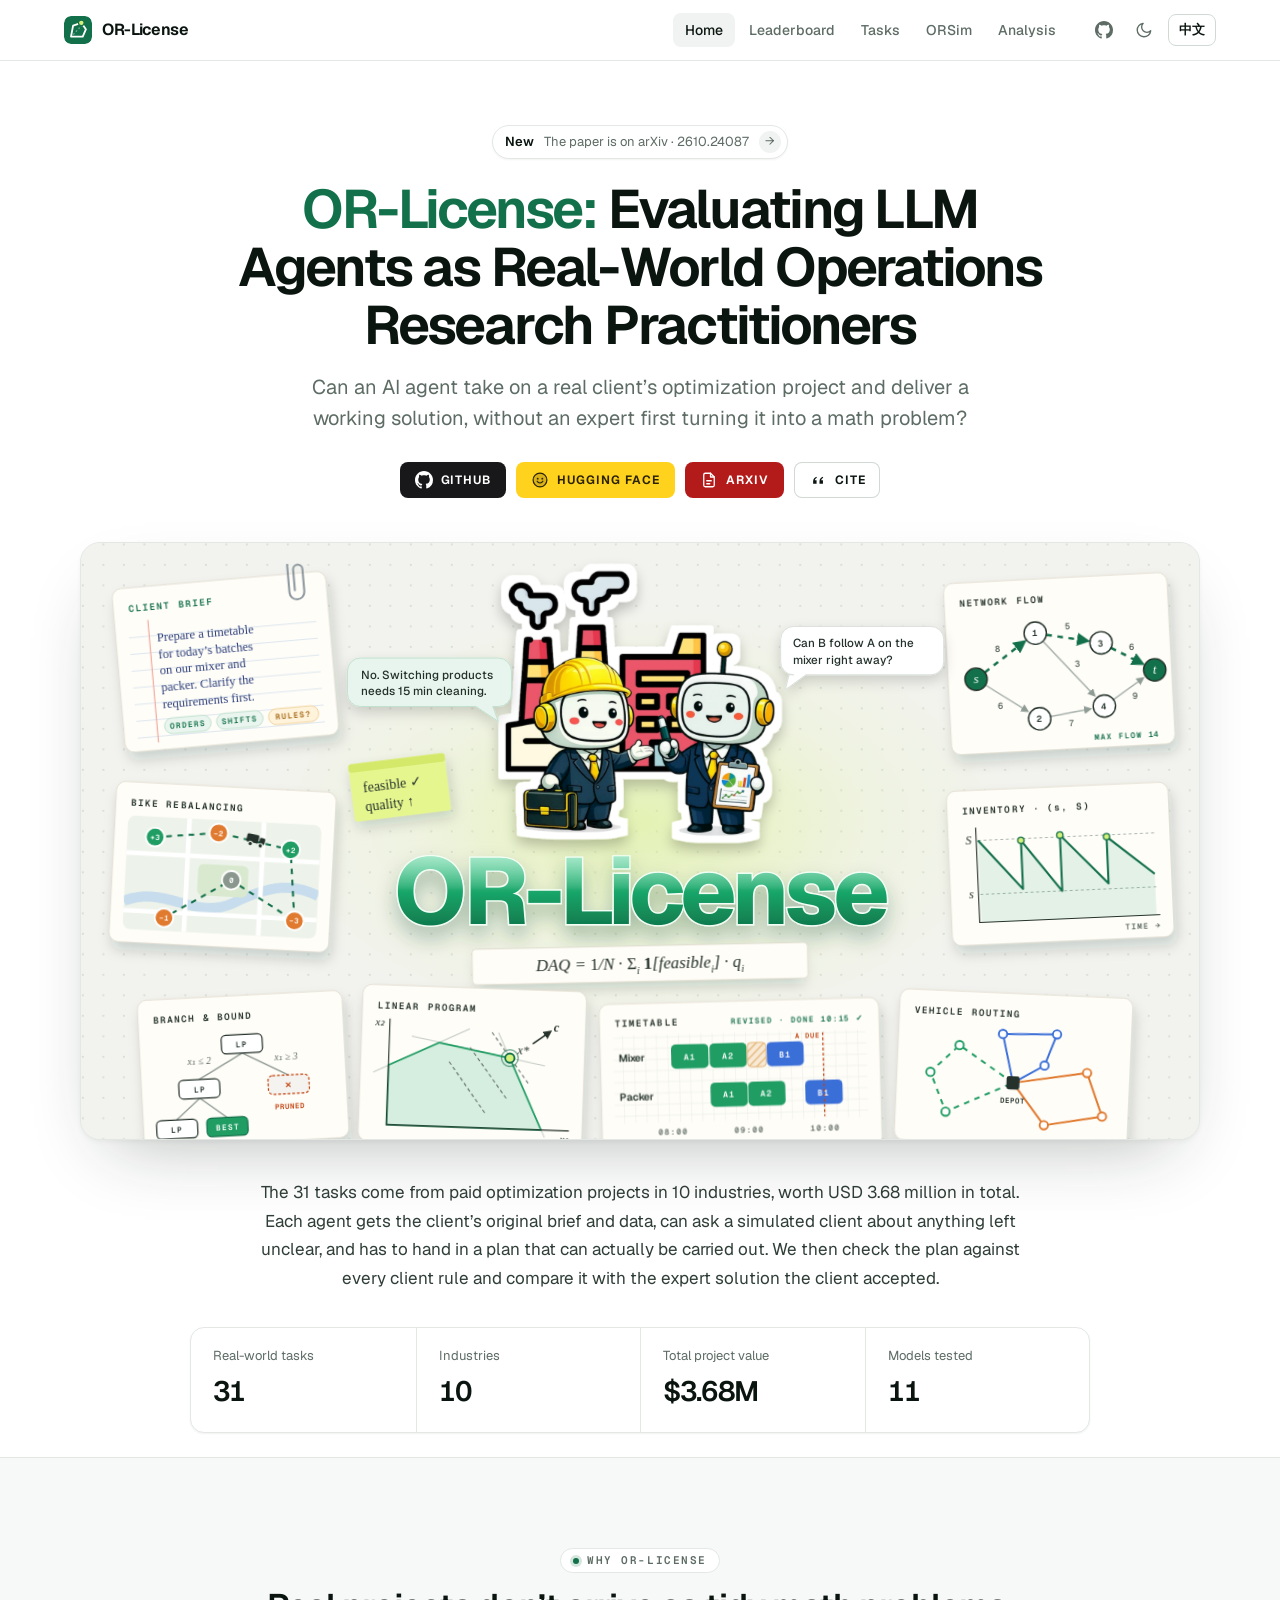
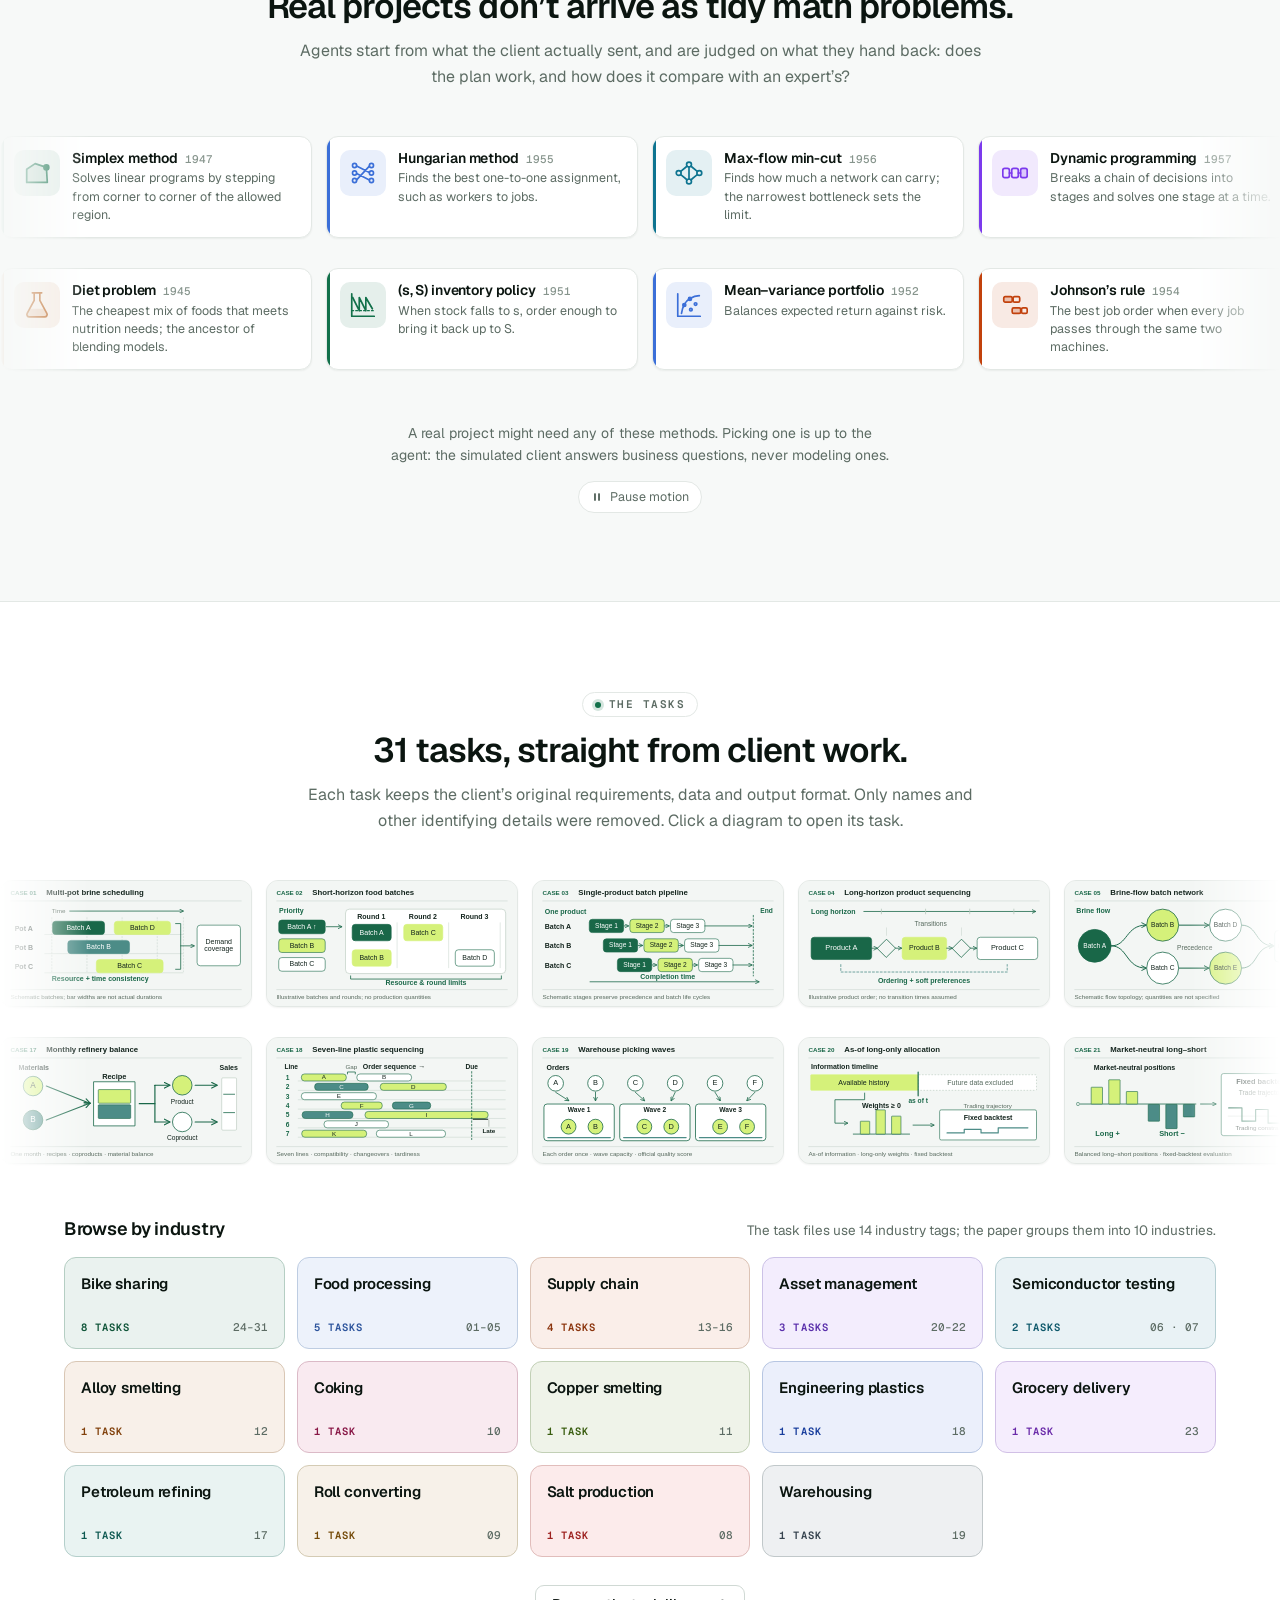
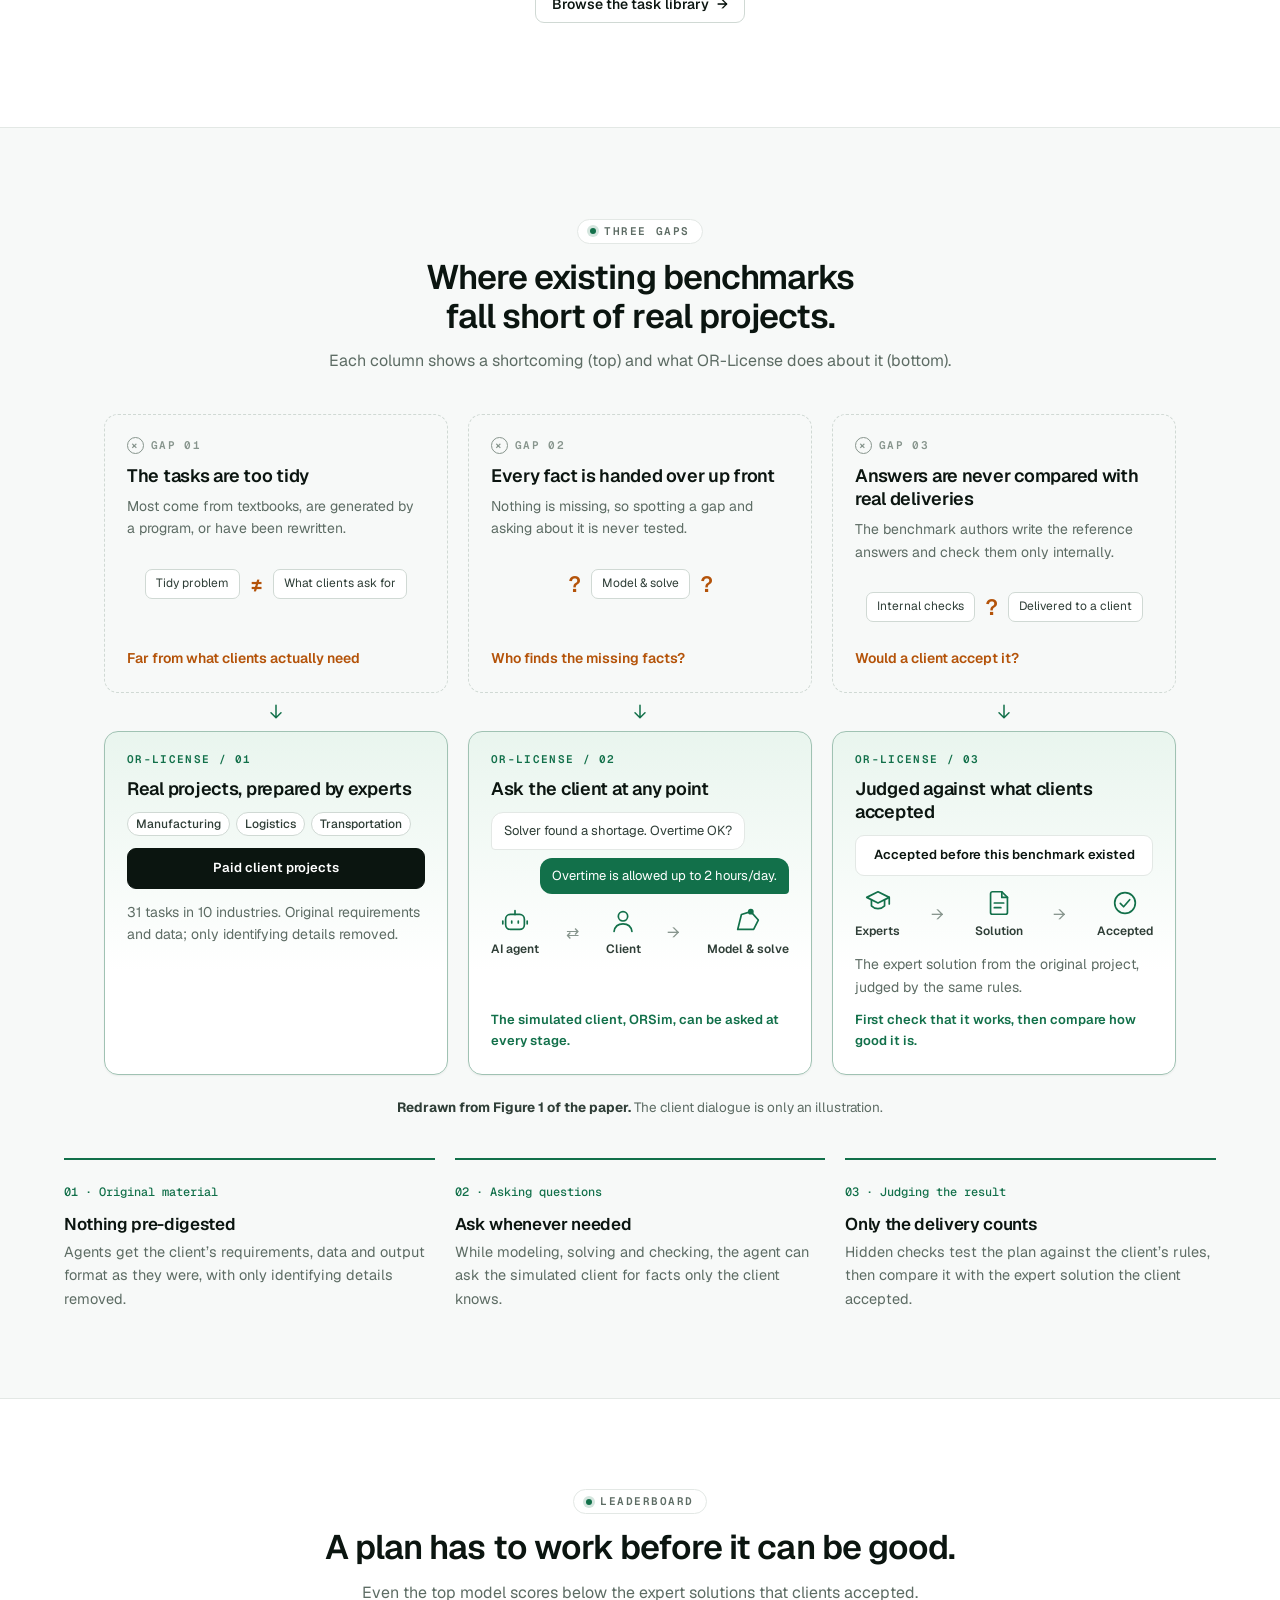
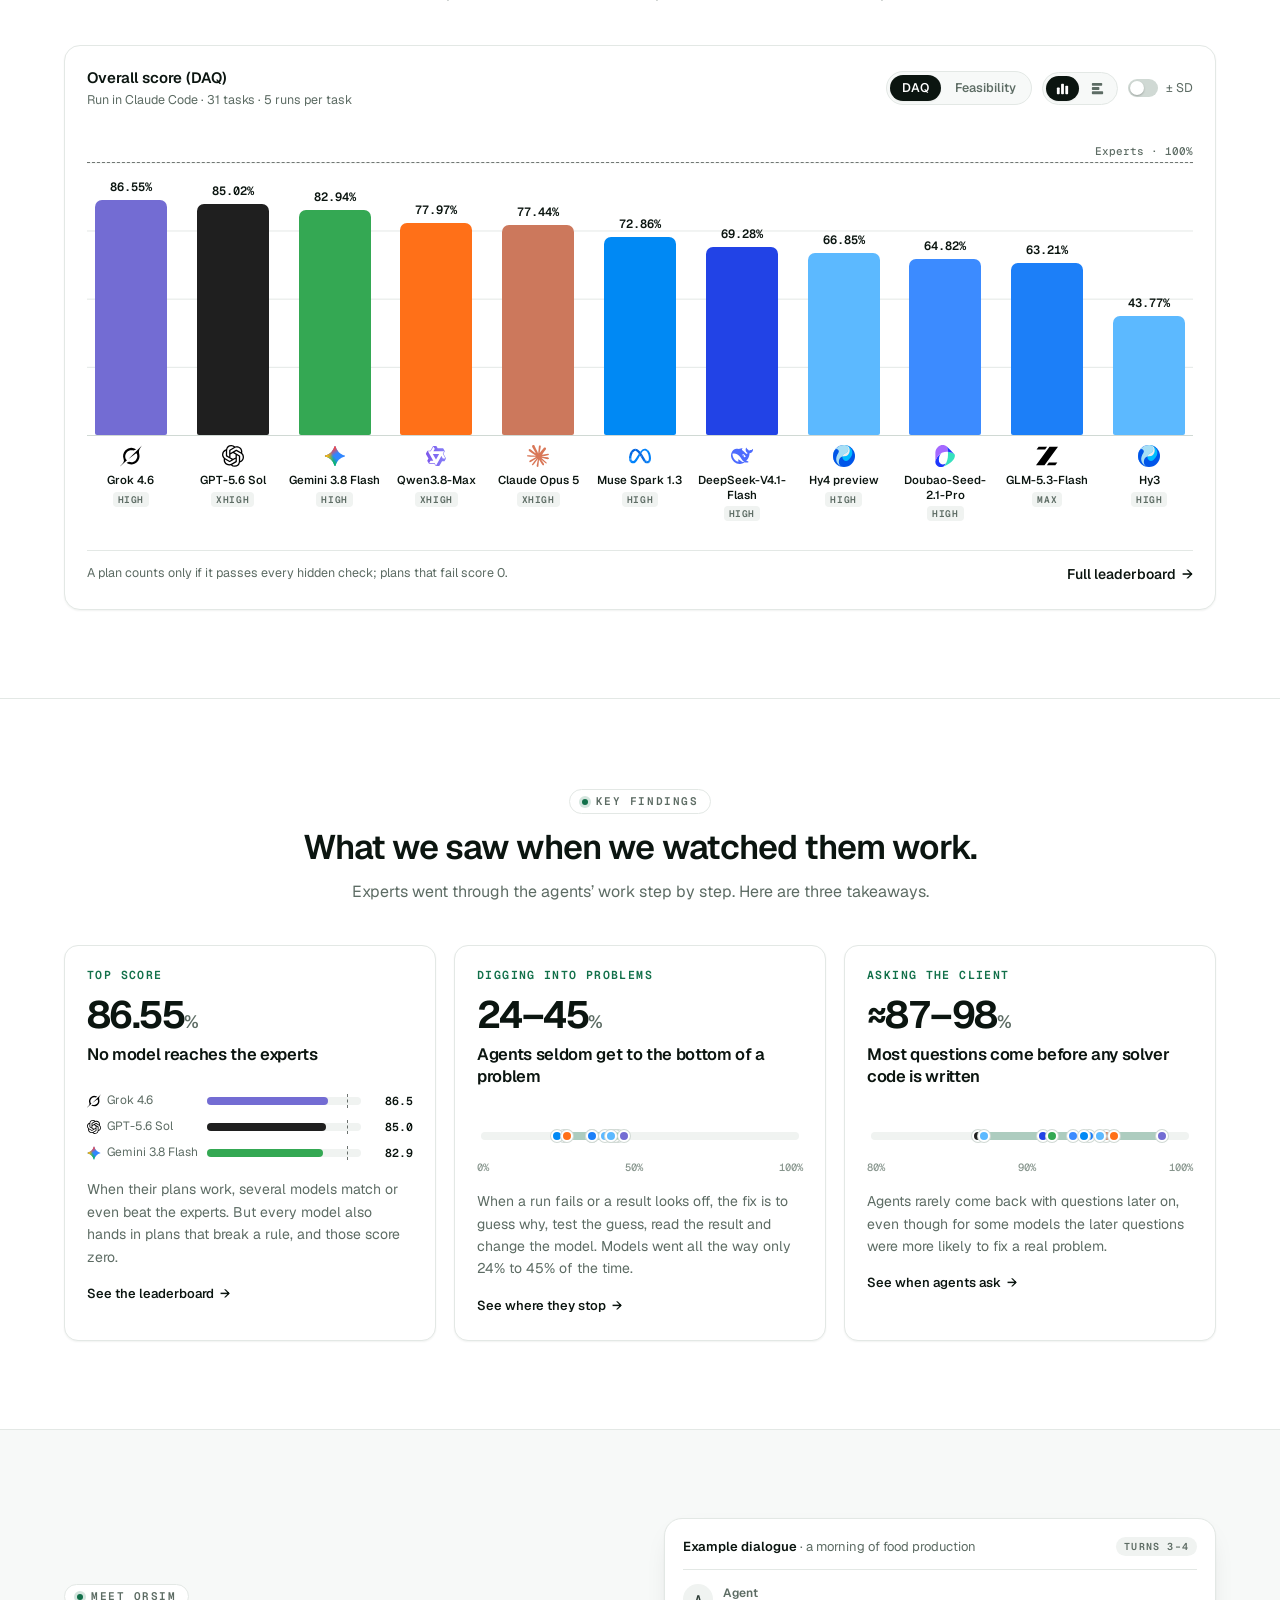
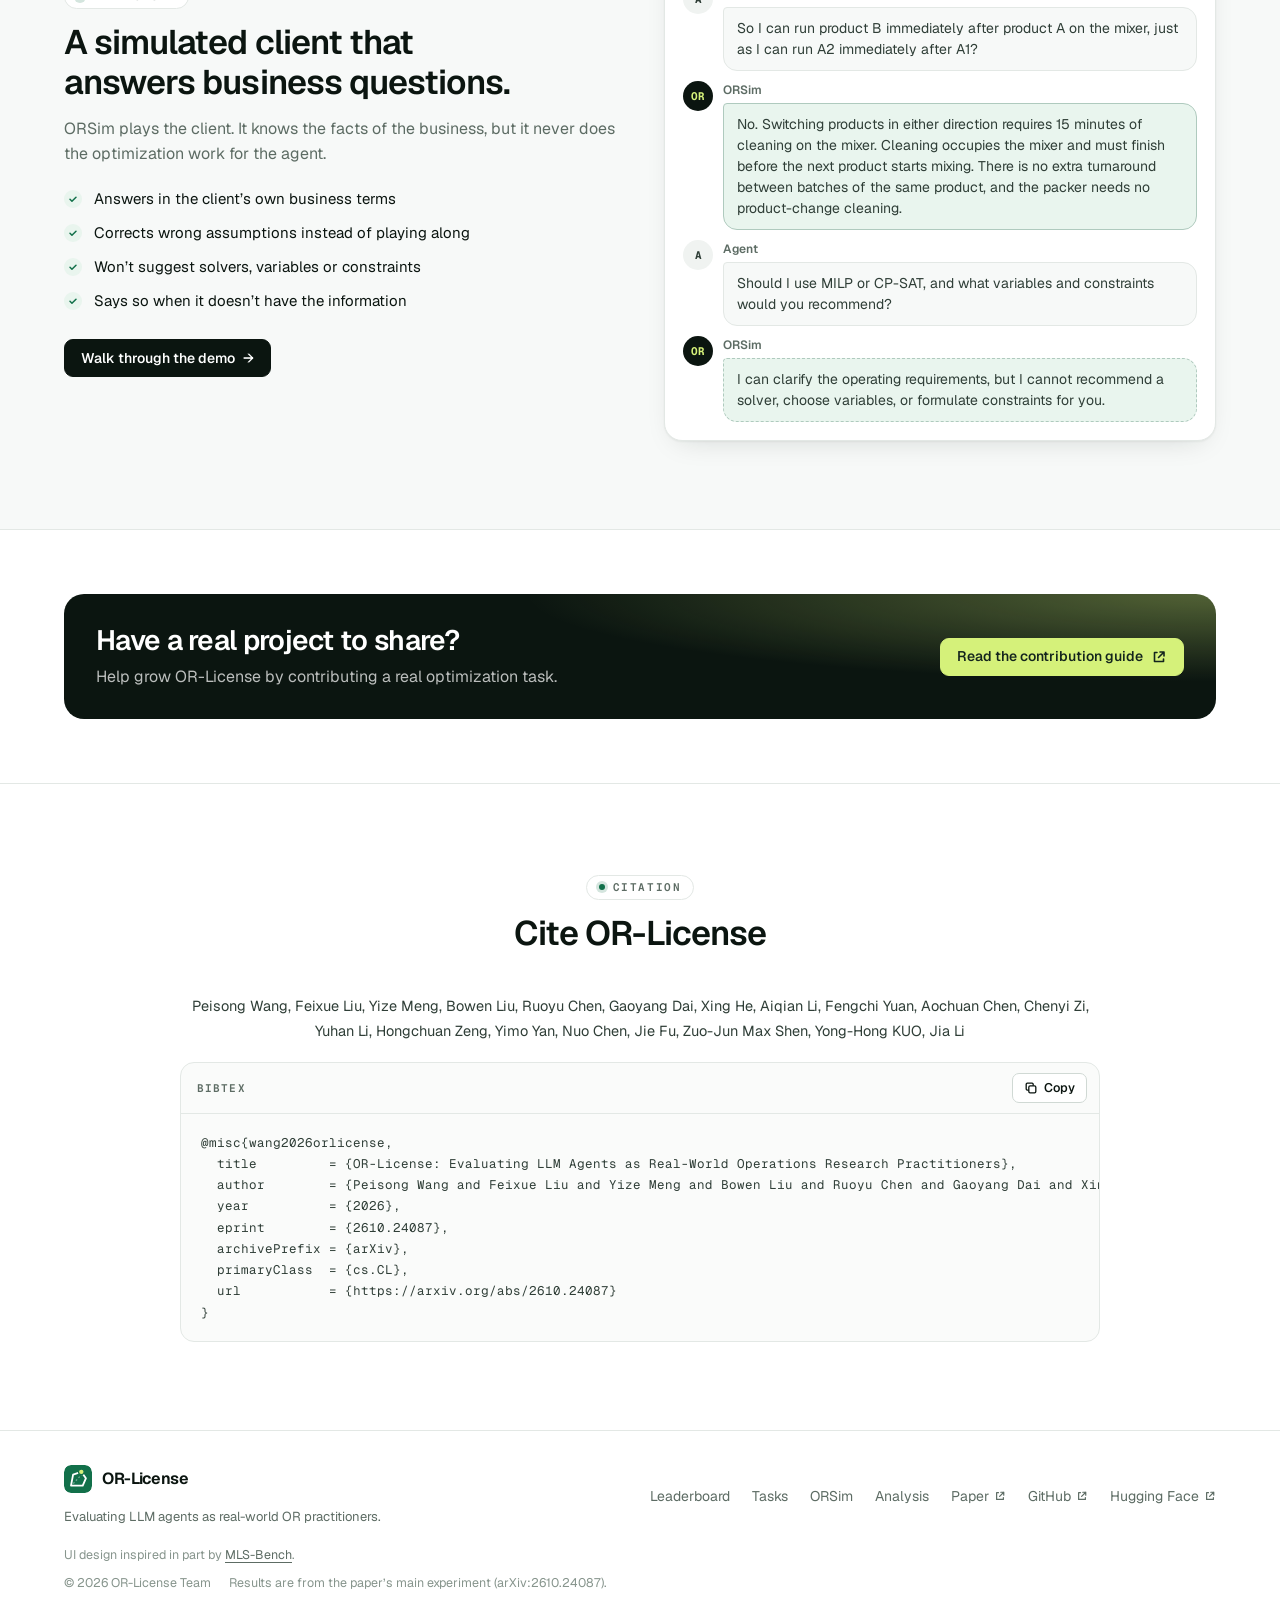
<file: benchmark.html>
<!doctype html>
<html lang="en">
<head>
<meta charset="utf-8">
<meta name="viewport" content="width=device-width,initial-scale=1">
<meta http-equiv="Content-Security-Policy" content="default-src &#39;self&#39;; style-src &#39;self&#39; &#39;unsafe-inline&#39;; script-src &#39;self&#39; &#39;unsafe-inline&#39;; img-src &#39;self&#39; data:; font-src &#39;self&#39;; connect-src &#39;self&#39;; form-action &#39;none&#39;; base-uri &#39;self&#39;; object-src &#39;none&#39;">
<meta http-equiv="refresh" content="0;url=index.html#motivation">
<meta name="robots" content="noindex">
<title>Motivation · OR-License</title>
<link rel="canonical" href="https://www.or-license.com/">
<link rel="icon" href="assets/favicon.svg" type="image/svg+xml">
<script>location.replace('index.html#motivation')</script>
<style>body{max-width:40rem;margin:12vh auto;padding:24px;font:17px/1.6 system-ui,-apple-system,"Segoe UI",sans-serif;color:#0b1510;background:#fff}a{color:#12704a}@media (prefers-color-scheme:dark){body{color:#e8f0eb;background:#08100c}a{color:#4fca8e}}</style>
</head>
<body>
<h1>Motivation</h1>
<p>This page has moved to <a href="index.html#motivation">Motivation</a>.</p>
<p lang="zh-CN">此页面已移至 <a href="index.html#motivation">新地址</a>。</p>
</body>
</html>
</file>
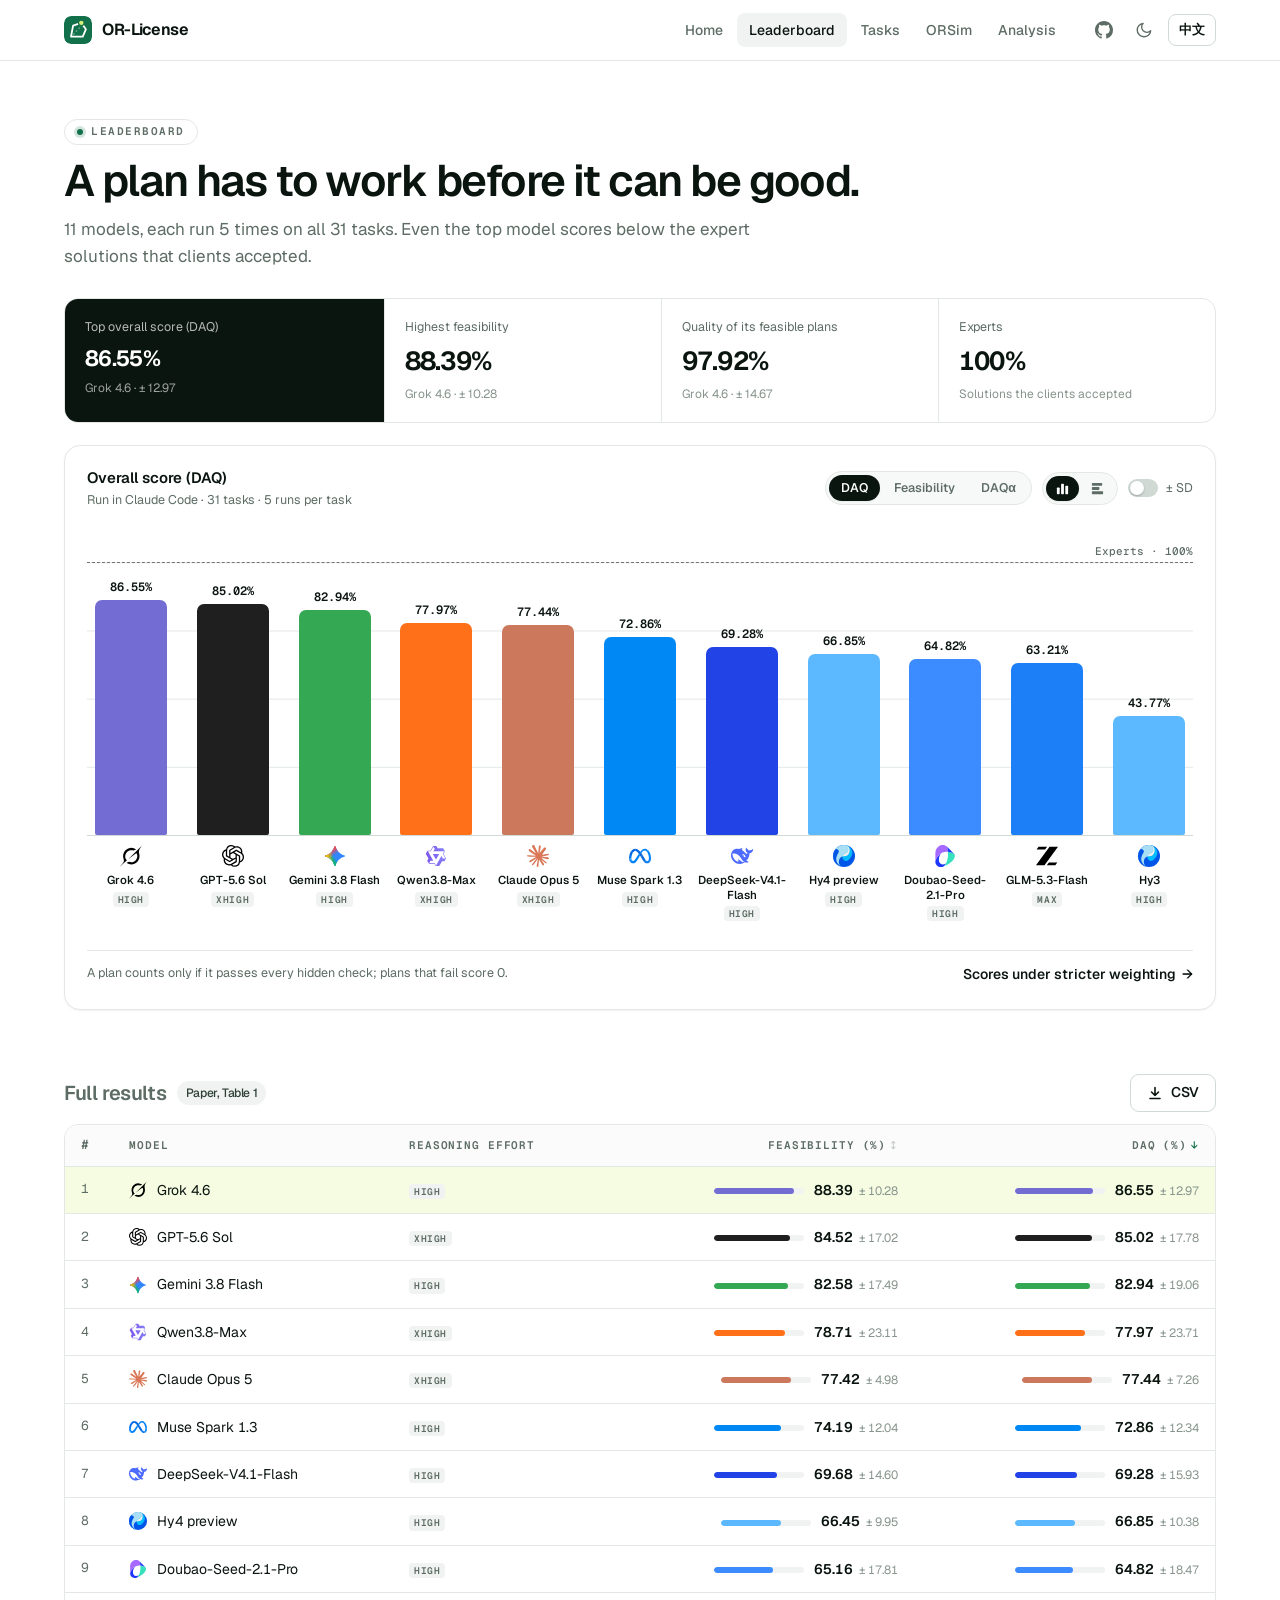
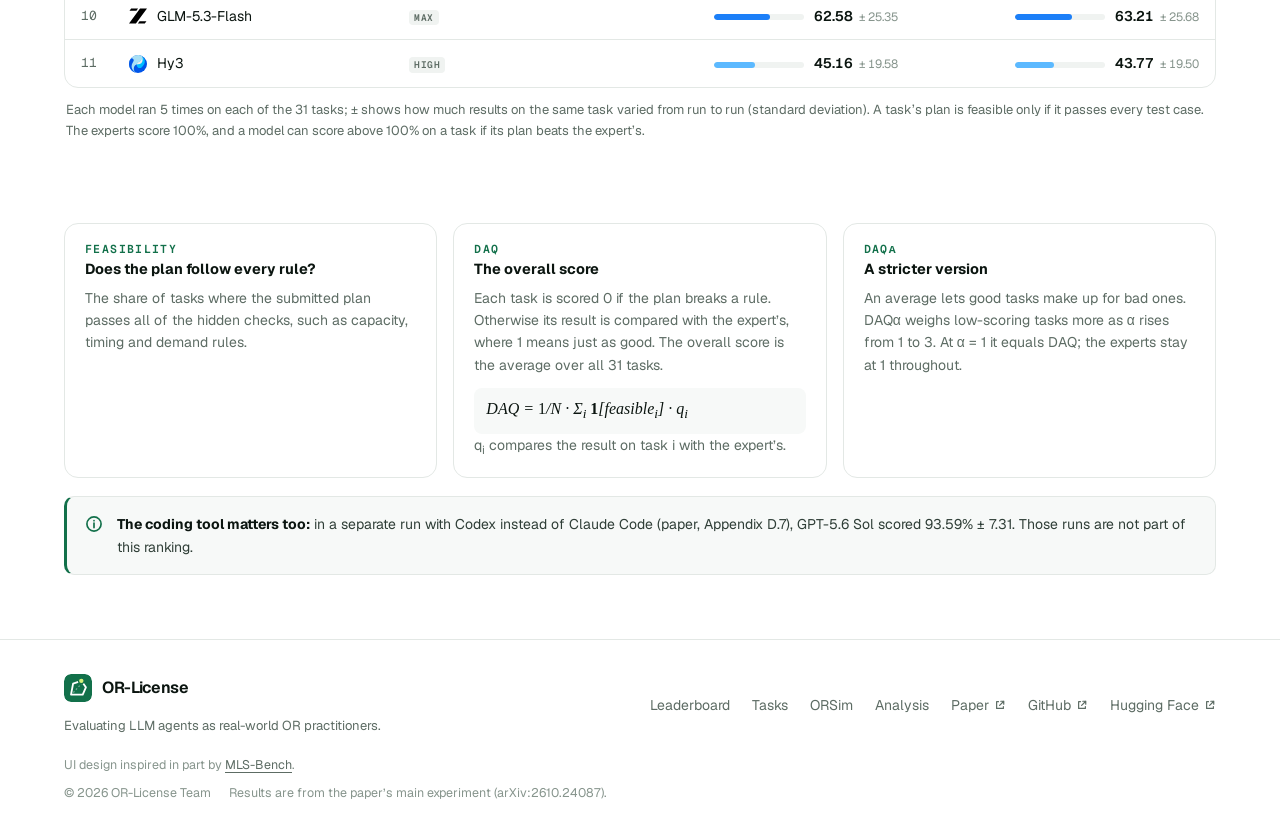
<file: leaderboard.html>
<!doctype html>
<html lang="en">
<head>
<meta charset="utf-8">
<meta name="viewport" content="width=device-width,initial-scale=1">
<meta http-equiv="Content-Security-Policy" content="default-src &#39;self&#39;; style-src &#39;self&#39; &#39;unsafe-inline&#39;; script-src &#39;self&#39; &#39;unsafe-inline&#39;; img-src &#39;self&#39; data:; font-src &#39;self&#39;; connect-src &#39;self&#39;; form-action &#39;none&#39;; base-uri &#39;self&#39;; object-src &#39;none&#39;">
<meta name="color-scheme" content="light dark">
<meta name="theme-color" content="#ffffff" media="(prefers-color-scheme: light)">
<meta name="theme-color" content="#08100c" media="(prefers-color-scheme: dark)">
<title>Leaderboard · OR-License</title>
<meta name="description" content="How 11 AI models do on 31 real optimization tasks: how often their plans pass every check, and how their overall score (DAQ) compares with expert solutions.">
<link rel="canonical" href="https://www.or-license.com/leaderboard.html">
<link rel="icon" href="assets/favicon.svg" type="image/svg+xml">
<link rel="preload" href="assets/fonts/Geist-Variable.woff2" as="font" type="font/woff2" crossorigin>
<meta property="og:type" content="website">
<meta property="og:site_name" content="OR-License">
<meta property="og:title" content="Leaderboard · OR-License">
<meta property="og:description" content="How 11 AI models do on 31 real optimization tasks: how often their plans pass every check, and how their overall score (DAQ) compares with expert solutions.">
<meta property="og:url" content="https://www.or-license.com/leaderboard.html">
<meta property="og:image" content="https://www.or-license.com/assets/og-image.png">
<meta property="og:image:width" content="1200">
<meta property="og:image:height" content="630">
<meta property="og:image:alt" content="OR-License: evaluating LLM agents as real-world operations research practitioners">
<meta name="twitter:card" content="summary_large_image">
<script src="assets/theme.js?v=20261020"></script>
<link rel="stylesheet" href="assets/site.css?v=20261020-credit">
<script src="assets/i18n-zh.js?v=20261020-credit" defer></script>
<script src="assets/i18n.js?v=20261020" defer></script>
<script src="assets/site.js?v=20261020" defer></script>
</head>
<body data-page="leaderboard">
<a class="skip-link" href="#main">Skip to content</a>
<header class="site-header">
  <div class="container header-inner">
    <a class="brand" href="index.html"><span class="brand-mark" aria-hidden="true"><svg viewBox="0 0 32 32" focusable="false"><rect width="32" height="32" rx="8" fill="#12704a"/><path d="M8 23.5 10.4 11l9.4-3.2 5.2 7.4-3.6 8.3z" fill="none" stroke="#ffffff" stroke-width="2.1" stroke-linejoin="round"/><path d="M10.6 21.2 21.4 9.6" stroke="#ffffff" stroke-opacity=".4" stroke-width="1.4" stroke-dasharray="2 2.4"/><circle cx="19.8" cy="7.8" r="3.2" fill="#d5f17a" stroke="#12704a" stroke-width="1.4"/></svg></span><span translate="no">OR-License</span></a>
    <nav class="site-nav" aria-label="Main navigation">      <a href="index.html">Home</a>      <a href="leaderboard.html" aria-current="page">Leaderboard</a>      <a href="tasks.html">Tasks</a>      <a href="orsim.html">ORSim</a>      <a href="analysis.html">Analysis</a>    </nav>
    <div class="header-actions">
      <a class="icon-btn" href="https://github.com/NineAbyss/OR-License" title="GitHub repository" aria-label="GitHub repository"><svg viewBox="0 0 16 16" fill="currentColor" aria-hidden="true" focusable="false"><path d="M8 0C3.58 0 0 3.58 0 8c0 3.54 2.29 6.53 5.47 7.59.4.07.55-.17.55-.38 0-.19-.01-.82-.01-1.49-2.01.37-2.53-.49-2.69-.94-.09-.23-.48-.94-.82-1.13-.28-.15-.68-.52-.01-.53.63-.01 1.08.58 1.23.82.72 1.21 1.87.87 2.33.66.07-.52.28-.87.51-1.07-1.78-.2-3.64-.89-3.64-3.95 0-.87.31-1.59.82-2.15-.08-.2-.36-1.02.08-2.12 0 0 .67-.21 2.2.82.64-.18 1.32-.27 2-.27.68 0 1.36.09 2 .27 1.53-1.04 2.2-.82 2.2-.82.44 1.1.16 1.92.08 2.12.51.56.82 1.27.82 2.15 0 3.07-1.87 3.75-3.65 3.95.29.25.54.73.54 1.48 0 1.07-.01 1.93-.01 2.2 0 .21.15.46.55.38A8.013 8.013 0 0 0 16 8c0-4.42-3.58-8-8-8Z"/></svg></a>
      <div class="header-controls" translate="no">
        <button class="icon-btn theme-toggle" type="button" aria-label="Switch to dark mode" aria-pressed="false" title="Switch to dark mode"><svg class="theme-icon-moon" viewBox="0 0 24 24" fill="none" stroke="currentColor" stroke-width="1.8" stroke-linecap="round" stroke-linejoin="round" aria-hidden="true" focusable="false"><path d="M20.9 13.1A9 9 0 1 1 10.9 3.1a7 7 0 0 0 10 10z"/></svg><svg class="theme-icon-sun" viewBox="0 0 24 24" fill="none" stroke="currentColor" stroke-width="1.8" stroke-linecap="round" aria-hidden="true" focusable="false"><circle cx="12" cy="12" r="4"/><path d="M12 2.5v2M12 19.5v2M4.6 4.6 6 6M18 18l1.4 1.4M2.5 12h2M19.5 12h2M4.6 19.4 6 18M18 6l1.4-1.4"/></svg><span class="theme-label">Dark</span></button>
        <button class="language-toggle" type="button" lang="zh-CN" aria-label="切换到中文版" title="切换到中文版">中文</button>
      </div>
    </div>
  </div>
</header>
<main id="main" tabindex="-1">
<section class="page-head">
  <div class="container">
    <span class="pill">Leaderboard</span>
    <h1>A plan has to work before it can be good.</h1>
    <p class="lead">11 models, each run 5 times on all 31 tasks. Even the top model scores below the expert solutions that clients accepted.</p>
  </div>
</section>
<section class="container" aria-label="Headline results">
  <div class="lb-summary">
    <div class="top"><span class="lbl">Top overall score (DAQ)</span><b class="tabular" translate="no">86.55%</b><small><span translate="no">Grok 4.6</span> · ± 12.97</small></div>
    <div><span class="lbl">Highest feasibility</span><b class="tabular" translate="no">88.39%</b><small><span translate="no">Grok 4.6</span> · ± 10.28</small></div>
    <div><span class="lbl">Quality of its feasible plans</span><b class="tabular" translate="no">97.92%</b><small><span translate="no">Grok 4.6</span> · ± 14.67</small></div>
    <div><span class="lbl">Experts</span><b class="tabular" translate="no">100%</b><small>Solutions the clients accepted</small></div>
  </div>
</section>
<section class="container" aria-label="Leaderboard chart">
<div class="chart-card lb-card" id="lb" data-lb data-lb-full>
  <div class="chart-toolbar">
    <div>
      <div class="chart-title" data-lb-title>Overall score (DAQ)</div>
      <div class="chart-sub">Run in Claude Code · 31 tasks · 5 runs per task</div>
    </div>
    <div class="controls">
      <div class="segmented" role="group" aria-label="Metric">
        <button type="button" data-metric="daq" aria-pressed="true">DAQ</button>
        <button type="button" data-metric="feas" aria-pressed="false">Feasibility</button>
<button type="button" data-metric="alpha" aria-pressed="false">DAQα</button>      </div>
      <div class="segmented" role="group" aria-label="Layout">
        <button type="button" data-layout="columns" aria-pressed="true" title="Columns" aria-label="Columns"><svg viewBox="0 0 16 16" fill="currentColor" aria-hidden="true" focusable="false"><rect x="2" y="7" width="3" height="7" rx=".8"/><rect x="6.5" y="3" width="3" height="11" rx=".8"/><rect x="11" y="5" width="3" height="9" rx=".8"/></svg></button>
        <button type="button" data-layout="rows" aria-pressed="false" title="Rows" aria-label="Rows"><svg viewBox="0 0 16 16" fill="currentColor" aria-hidden="true" focusable="false"><rect x="2" y="2" width="11" height="3" rx=".8"/><rect x="2" y="6.5" width="8" height="3" rx=".8"/><rect x="2" y="11" width="12" height="3" rx=".8"/></svg></button>
      </div>
      <label class="toggle-check"><input type="checkbox" data-errors> <span>± SD</span></label>
    </div>
  </div>
  <div class="alpha-control" data-alpha-control hidden>
    <label for="lb-alpha">Strictness α</label>
    <input id="lb-alpha" type="range" min="0" max="20" step="1" value="10" data-alpha>
    <output for="lb-alpha" data-alpha-out translate="no">α = 2.0</output>
    <p class="hint">The higher α, the more low-scoring tasks pull the score down. At α = 1 it is the usual DAQ.</p>
  </div>
  <div class="lb" data-layout="columns" style="--n:11">
    <div class="lb-plot">
      <span class="lb-ref-label">Experts · 100%</span>
      <ol class="lb-bars">
        <li class="lb-item" data-key="grok-4-6" style="--c:var(--m-grok-4-6);--v:86.55;--e:12.97">
          <div class="lb-label"><img class="model-logo is-mono" src="assets/logos/grok.svg" alt="" width="24" height="24" decoding="async"><span class="lb-name" translate="no">Grok 4.6</span><span class="tag-effort" translate="no">high</span></div>
          <div class="lb-bar-wrap"><span class="lb-bar"></span><span class="lb-err"></span><span class="lb-value" translate="no">86.55%</span></div>
        </li>
        <li class="lb-item" data-key="gpt-5-6-sol" style="--c:var(--m-gpt-5-6-sol);--v:85.02;--e:17.78">
          <div class="lb-label"><img class="model-logo is-mono" src="assets/logos/openai.svg" alt="" width="24" height="24" decoding="async"><span class="lb-name" translate="no">GPT-5.6 Sol</span><span class="tag-effort" translate="no">xhigh</span></div>
          <div class="lb-bar-wrap"><span class="lb-bar"></span><span class="lb-err"></span><span class="lb-value" translate="no">85.02%</span></div>
        </li>
        <li class="lb-item" data-key="gemini-3-8-flash" style="--c:var(--m-gemini-3-8-flash);--v:82.94;--e:19.06">
          <div class="lb-label"><img class="model-logo" src="assets/logos/gemini.svg" alt="" width="24" height="24" decoding="async"><span class="lb-name" translate="no">Gemini 3.8 Flash</span><span class="tag-effort" translate="no">high</span></div>
          <div class="lb-bar-wrap"><span class="lb-bar"></span><span class="lb-err"></span><span class="lb-value" translate="no">82.94%</span></div>
        </li>
        <li class="lb-item" data-key="qwen3-8-max" style="--c:var(--m-qwen3-8-max);--v:77.97;--e:23.71">
          <div class="lb-label"><img class="model-logo" src="assets/logos/qwen.svg" alt="" width="24" height="24" decoding="async"><span class="lb-name" translate="no">Qwen3.8-Max</span><span class="tag-effort" translate="no">xhigh</span></div>
          <div class="lb-bar-wrap"><span class="lb-bar"></span><span class="lb-err"></span><span class="lb-value" translate="no">77.97%</span></div>
        </li>
        <li class="lb-item" data-key="claude-opus-5" style="--c:var(--m-claude-opus-5);--v:77.44;--e:7.26">
          <div class="lb-label"><img class="model-logo" src="assets/logos/claude.svg" alt="" width="24" height="24" decoding="async"><span class="lb-name" translate="no">Claude Opus 5</span><span class="tag-effort" translate="no">xhigh</span></div>
          <div class="lb-bar-wrap"><span class="lb-bar"></span><span class="lb-err"></span><span class="lb-value" translate="no">77.44%</span></div>
        </li>
        <li class="lb-item" data-key="muse-spark-1-3" style="--c:var(--m-muse-spark-1-3);--v:72.86;--e:12.34">
          <div class="lb-label"><img class="model-logo" src="assets/logos/meta.svg" alt="" width="24" height="24" decoding="async"><span class="lb-name" translate="no">Muse Spark 1.3</span><span class="tag-effort" translate="no">high</span></div>
          <div class="lb-bar-wrap"><span class="lb-bar"></span><span class="lb-err"></span><span class="lb-value" translate="no">72.86%</span></div>
        </li>
        <li class="lb-item" data-key="deepseek-v4-1-flash" style="--c:var(--m-deepseek-v4-1-flash);--v:69.28;--e:15.93">
          <div class="lb-label"><img class="model-logo" src="assets/logos/deepseek.svg" alt="" width="24" height="24" decoding="async"><span class="lb-name" translate="no">DeepSeek-V4.1-Flash</span><span class="tag-effort" translate="no">high</span></div>
          <div class="lb-bar-wrap"><span class="lb-bar"></span><span class="lb-err"></span><span class="lb-value" translate="no">69.28%</span></div>
        </li>
        <li class="lb-item" data-key="hy4-preview" style="--c:var(--m-hy4-preview);--v:66.85;--e:10.38">
          <div class="lb-label"><img class="model-logo" src="assets/logos/hunyuan.svg" alt="" width="24" height="24" decoding="async"><span class="lb-name" translate="no">Hy4 preview</span><span class="tag-effort" translate="no">high</span></div>
          <div class="lb-bar-wrap"><span class="lb-bar"></span><span class="lb-err"></span><span class="lb-value" translate="no">66.85%</span></div>
        </li>
        <li class="lb-item" data-key="doubao-seed-2-1-pro" style="--c:var(--m-doubao-seed-2-1-pro);--v:64.82;--e:18.47">
          <div class="lb-label"><img class="model-logo" src="assets/logos/doubao.svg" alt="" width="24" height="24" decoding="async"><span class="lb-name" translate="no">Doubao-Seed-2.1-Pro</span><span class="tag-effort" translate="no">high</span></div>
          <div class="lb-bar-wrap"><span class="lb-bar"></span><span class="lb-err"></span><span class="lb-value" translate="no">64.82%</span></div>
        </li>
        <li class="lb-item" data-key="glm-5-3-flash" style="--c:var(--m-glm-5-3-flash);--v:63.21;--e:25.68">
          <div class="lb-label"><img class="model-logo is-mono" src="assets/logos/zai.svg" alt="" width="24" height="24" decoding="async"><span class="lb-name" translate="no">GLM-5.3-Flash</span><span class="tag-effort" translate="no">max</span></div>
          <div class="lb-bar-wrap"><span class="lb-bar"></span><span class="lb-err"></span><span class="lb-value" translate="no">63.21%</span></div>
        </li>
        <li class="lb-item" data-key="hy3" style="--c:var(--m-hy3);--v:43.77;--e:19.5">
          <div class="lb-label"><img class="model-logo" src="assets/logos/hunyuan.svg" alt="" width="24" height="24" decoding="async"><span class="lb-name" translate="no">Hy3</span><span class="tag-effort" translate="no">high</span></div>
          <div class="lb-bar-wrap"><span class="lb-bar"></span><span class="lb-err"></span><span class="lb-value" translate="no">43.77%</span></div>
        </li>
      </ol>
    </div>
  </div>
  <div class="lb-foot">
    <span>A plan counts only if it passes every hidden check; plans that fail score 0.</span>
    <a class="link-arrow" href="analysis.html#performance">Scores under stricter weighting <span aria-hidden="true">→</span></a>
  </div>
</div>
</section>
<section class="container section tight" aria-labelledby="table-title" style="padding-bottom:0">
  <div class="tasks-status" style="margin-bottom:12px">
    <h2 id="table-title" style="font-size:20px">Full results <span class="chip soft" style="margin-left:6px;vertical-align:3px">Paper, Table 1</span></h2>
    <a class="btn" href="assets/or-license-results.csv" download><svg viewBox="0 0 16 16" fill="none" stroke="currentColor" stroke-width="1.6" stroke-linecap="round" stroke-linejoin="round" aria-hidden="true" focusable="false"><path d="M8 2.5v8M4.5 7 8 10.5 11.5 7M3 13.5h10"/></svg>CSV</a>
  </div>
  <div class="table-wrap">
    <table class="data-table" data-sortable>
      <caption class="visually-hidden">Feasibility and overall score (DAQ) for each model, averaged over five runs, with the spread between runs.</caption>
      <thead>
        <tr>
          <th scope="col" class="rank">#</th>
          <th scope="col" class="left">Model</th>
          <th scope="col" class="left">Reasoning effort</th>
          <th scope="col" aria-sort="none"><button class="sort-btn" type="button" data-sort="feas">Feasibility (%)</button></th>
          <th scope="col" aria-sort="descending"><button class="sort-btn" type="button" data-sort="daq">DAQ (%)</button></th>
        </tr>
      </thead>
      <tbody>
        <tr data-feas="88.39" data-daq="86.55" class="is-best">
          <td class="rank" translate="no">1</td>
          <td class="left"><span class="model-cell"><img class="model-logo is-mono" src="assets/logos/grok.svg" alt="" width="24" height="24" decoding="async"><span translate="no">Grok 4.6</span></span></td>
          <td class="left"><span class="tag-effort" translate="no">high</span></td>
          <td translate="no"><span class="inline-bar"><i style="width:88.39%;--c:var(--m-grok-4-6)"></i></span><span class="num">88.39</span><span class="sd">± 10.28</span></td>
          <td translate="no"><span class="inline-bar"><i style="width:86.55%;--c:var(--m-grok-4-6)"></i></span><span class="num">86.55</span><span class="sd">± 12.97</span></td>
        </tr>
        <tr data-feas="84.52" data-daq="85.02">
          <td class="rank" translate="no">2</td>
          <td class="left"><span class="model-cell"><img class="model-logo is-mono" src="assets/logos/openai.svg" alt="" width="24" height="24" decoding="async"><span translate="no">GPT-5.6 Sol</span></span></td>
          <td class="left"><span class="tag-effort" translate="no">xhigh</span></td>
          <td translate="no"><span class="inline-bar"><i style="width:84.52%;--c:var(--m-gpt-5-6-sol)"></i></span><span class="num">84.52</span><span class="sd">± 17.02</span></td>
          <td translate="no"><span class="inline-bar"><i style="width:85.02%;--c:var(--m-gpt-5-6-sol)"></i></span><span class="num">85.02</span><span class="sd">± 17.78</span></td>
        </tr>
        <tr data-feas="82.58" data-daq="82.94">
          <td class="rank" translate="no">3</td>
          <td class="left"><span class="model-cell"><img class="model-logo" src="assets/logos/gemini.svg" alt="" width="24" height="24" decoding="async"><span translate="no">Gemini 3.8 Flash</span></span></td>
          <td class="left"><span class="tag-effort" translate="no">high</span></td>
          <td translate="no"><span class="inline-bar"><i style="width:82.58%;--c:var(--m-gemini-3-8-flash)"></i></span><span class="num">82.58</span><span class="sd">± 17.49</span></td>
          <td translate="no"><span class="inline-bar"><i style="width:82.94%;--c:var(--m-gemini-3-8-flash)"></i></span><span class="num">82.94</span><span class="sd">± 19.06</span></td>
        </tr>
        <tr data-feas="78.71" data-daq="77.97">
          <td class="rank" translate="no">4</td>
          <td class="left"><span class="model-cell"><img class="model-logo" src="assets/logos/qwen.svg" alt="" width="24" height="24" decoding="async"><span translate="no">Qwen3.8-Max</span></span></td>
          <td class="left"><span class="tag-effort" translate="no">xhigh</span></td>
          <td translate="no"><span class="inline-bar"><i style="width:78.71%;--c:var(--m-qwen3-8-max)"></i></span><span class="num">78.71</span><span class="sd">± 23.11</span></td>
          <td translate="no"><span class="inline-bar"><i style="width:77.97%;--c:var(--m-qwen3-8-max)"></i></span><span class="num">77.97</span><span class="sd">± 23.71</span></td>
        </tr>
        <tr data-feas="77.42" data-daq="77.44">
          <td class="rank" translate="no">5</td>
          <td class="left"><span class="model-cell"><img class="model-logo" src="assets/logos/claude.svg" alt="" width="24" height="24" decoding="async"><span translate="no">Claude Opus 5</span></span></td>
          <td class="left"><span class="tag-effort" translate="no">xhigh</span></td>
          <td translate="no"><span class="inline-bar"><i style="width:77.42%;--c:var(--m-claude-opus-5)"></i></span><span class="num">77.42</span><span class="sd">± 4.98</span></td>
          <td translate="no"><span class="inline-bar"><i style="width:77.44%;--c:var(--m-claude-opus-5)"></i></span><span class="num">77.44</span><span class="sd">± 7.26</span></td>
        </tr>
        <tr data-feas="74.19" data-daq="72.86">
          <td class="rank" translate="no">6</td>
          <td class="left"><span class="model-cell"><img class="model-logo" src="assets/logos/meta.svg" alt="" width="24" height="24" decoding="async"><span translate="no">Muse Spark 1.3</span></span></td>
          <td class="left"><span class="tag-effort" translate="no">high</span></td>
          <td translate="no"><span class="inline-bar"><i style="width:74.19%;--c:var(--m-muse-spark-1-3)"></i></span><span class="num">74.19</span><span class="sd">± 12.04</span></td>
          <td translate="no"><span class="inline-bar"><i style="width:72.86%;--c:var(--m-muse-spark-1-3)"></i></span><span class="num">72.86</span><span class="sd">± 12.34</span></td>
        </tr>
        <tr data-feas="69.68" data-daq="69.28">
          <td class="rank" translate="no">7</td>
          <td class="left"><span class="model-cell"><img class="model-logo" src="assets/logos/deepseek.svg" alt="" width="24" height="24" decoding="async"><span translate="no">DeepSeek-V4.1-Flash</span></span></td>
          <td class="left"><span class="tag-effort" translate="no">high</span></td>
          <td translate="no"><span class="inline-bar"><i style="width:69.68%;--c:var(--m-deepseek-v4-1-flash)"></i></span><span class="num">69.68</span><span class="sd">± 14.60</span></td>
          <td translate="no"><span class="inline-bar"><i style="width:69.28%;--c:var(--m-deepseek-v4-1-flash)"></i></span><span class="num">69.28</span><span class="sd">± 15.93</span></td>
        </tr>
        <tr data-feas="66.45" data-daq="66.85">
          <td class="rank" translate="no">8</td>
          <td class="left"><span class="model-cell"><img class="model-logo" src="assets/logos/hunyuan.svg" alt="" width="24" height="24" decoding="async"><span translate="no">Hy4 preview</span></span></td>
          <td class="left"><span class="tag-effort" translate="no">high</span></td>
          <td translate="no"><span class="inline-bar"><i style="width:66.45%;--c:var(--m-hy4-preview)"></i></span><span class="num">66.45</span><span class="sd">± 9.95</span></td>
          <td translate="no"><span class="inline-bar"><i style="width:66.85%;--c:var(--m-hy4-preview)"></i></span><span class="num">66.85</span><span class="sd">± 10.38</span></td>
        </tr>
        <tr data-feas="65.16" data-daq="64.82">
          <td class="rank" translate="no">9</td>
          <td class="left"><span class="model-cell"><img class="model-logo" src="assets/logos/doubao.svg" alt="" width="24" height="24" decoding="async"><span translate="no">Doubao-Seed-2.1-Pro</span></span></td>
          <td class="left"><span class="tag-effort" translate="no">high</span></td>
          <td translate="no"><span class="inline-bar"><i style="width:65.16%;--c:var(--m-doubao-seed-2-1-pro)"></i></span><span class="num">65.16</span><span class="sd">± 17.81</span></td>
          <td translate="no"><span class="inline-bar"><i style="width:64.82%;--c:var(--m-doubao-seed-2-1-pro)"></i></span><span class="num">64.82</span><span class="sd">± 18.47</span></td>
        </tr>
        <tr data-feas="62.58" data-daq="63.21">
          <td class="rank" translate="no">10</td>
          <td class="left"><span class="model-cell"><img class="model-logo is-mono" src="assets/logos/zai.svg" alt="" width="24" height="24" decoding="async"><span translate="no">GLM-5.3-Flash</span></span></td>
          <td class="left"><span class="tag-effort" translate="no">max</span></td>
          <td translate="no"><span class="inline-bar"><i style="width:62.58%;--c:var(--m-glm-5-3-flash)"></i></span><span class="num">62.58</span><span class="sd">± 25.35</span></td>
          <td translate="no"><span class="inline-bar"><i style="width:63.21%;--c:var(--m-glm-5-3-flash)"></i></span><span class="num">63.21</span><span class="sd">± 25.68</span></td>
        </tr>
        <tr data-feas="45.16" data-daq="43.77">
          <td class="rank" translate="no">11</td>
          <td class="left"><span class="model-cell"><img class="model-logo" src="assets/logos/hunyuan.svg" alt="" width="24" height="24" decoding="async"><span translate="no">Hy3</span></span></td>
          <td class="left"><span class="tag-effort" translate="no">high</span></td>
          <td translate="no"><span class="inline-bar"><i style="width:45.16%;--c:var(--m-hy3)"></i></span><span class="num">45.16</span><span class="sd">± 19.58</span></td>
          <td translate="no"><span class="inline-bar"><i style="width:43.77%;--c:var(--m-hy3)"></i></span><span class="num">43.77</span><span class="sd">± 19.50</span></td>
        </tr>
      </tbody>
    </table>
  </div>
  <p class="table-note">Each model ran 5 times on each of the 31 tasks; ± shows how much results on the same task varied from run to run (standard deviation). A task’s plan is feasible only if it passes every test case. The experts score 100%, and a model can score above 100% on a task if its plan beats the expert’s.</p>
</section>
<section class="container section tight" aria-labelledby="defs-title">
  <h2 id="defs-title" class="visually-hidden">How the scores work</h2>
  <div class="defs">
    <div class="def"><span class="kicker">Feasibility</span><b>Does the plan follow every rule?</b><p>The share of tasks where the submitted plan passes all of the hidden checks, such as capacity, timing and demand rules.</p></div>
    <div class="def"><span class="kicker">DAQ</span><b>The overall score</b><p>Each task is scored 0 if the plan breaks a rule. Otherwise its result is compared with the expert’s, where 1 means just as good. The overall score is the average over all 31 tasks.</p>
      <div class="formula" translate="no">DAQ = <span style="font-style:normal">1</span>/N · Σ<sub>i</sub> <b style="font-style:normal">1</b>[feasible<sub>i</sub>] · q<sub>i</sub></div>
      <p class="formula-note">q<sub>i</sub> compares the result on task i with the expert’s.</p></div>
    <div class="def"><span class="kicker">DAQα</span><b>A stricter version</b><p>An average lets good tasks make up for bad ones. DAQα weighs low-scoring tasks more as α rises from 1 to 3. At α = 1 it equals DAQ; the experts stay at 1 throughout.</p></div>
  </div>
  <div class="callout" style="margin-top:18px"><svg viewBox="0 0 16 16" fill="none" stroke="currentColor" stroke-width="1.5" stroke-linecap="round" aria-hidden="true" focusable="false"><circle cx="8" cy="8" r="6.3"/><path d="M8 7.2v4M8 4.9v.1"/></svg><p><b>The coding tool matters too:</b> in a separate run with Codex instead of Claude Code (paper, Appendix D.7), GPT-5.6 Sol scored 93.59% ± 7.31. Those runs are not part of this ranking.</p></div>
</section>
<script type="application/json" id="lb-data">{"alphas": [1.0, 1.1, 1.2, 1.3, 1.4, 1.5, 1.6, 1.7, 1.8, 1.9, 2.0, 2.1, 2.2, 2.3, 2.4, 2.5, 2.6, 2.7, 2.8, 2.9, 3.0], "models": [{"alpha": [0.865, 0.853, 0.841, 0.829, 0.818, 0.807, 0.796, 0.785, 0.775, 0.764, 0.754, 0.744, 0.735, 0.725, 0.716, 0.707, 0.698, 0.689, 0.68, 0.671, 0.663], "daq": 86.55, "daqSd": 12.97, "effort": "high", "feas": 88.39, "feasSd": 10.28, "key": "grok-4-6", "name": "Grok 4.6"}, {"alpha": [0.85, 0.835, 0.82, 0.806, 0.792, 0.778, 0.765, 0.751, 0.739, 0.726, 0.714, 0.701, 0.689, 0.678, 0.666, 0.655, 0.644, 0.633, 0.622, 0.612, 0.602], "daq": 85.02, "daqSd": 17.78, "effort": "xhigh", "feas": 84.52, "feasSd": 17.02, "key": "gpt-5-6-sol", "name": "GPT-5.6 Sol"}, {"alpha": [0.829, 0.813, 0.796, 0.78, 0.765, 0.75, 0.735, 0.721, 0.707, 0.693, 0.68, 0.666, 0.654, 0.641, 0.629, 0.617, 0.605, 0.593, 0.582, 0.57, 0.56], "daq": 82.94, "daqSd": 19.06, "effort": "high", "feas": 82.58, "feasSd": 17.49, "key": "gemini-3-8-flash", "name": "Gemini 3.8 Flash"}, {"alpha": [0.78, 0.76, 0.742, 0.724, 0.706, 0.689, 0.672, 0.656, 0.64, 0.625, 0.61, 0.595, 0.581, 0.567, 0.554, 0.541, 0.528, 0.515, 0.503, 0.491, 0.479], "daq": 77.97, "daqSd": 23.71, "effort": "xhigh", "feas": 78.71, "feasSd": 23.11, "key": "qwen3-8-max", "name": "Qwen3.8-Max"}, {"alpha": [0.774, 0.754, 0.735, 0.716, 0.698, 0.68, 0.663, 0.646, 0.629, 0.613, 0.598, 0.583, 0.568, 0.553, 0.539, 0.526, 0.512, 0.499, 0.487, 0.474, 0.462], "daq": 77.44, "daqSd": 7.26, "effort": "xhigh", "feas": 77.42, "feasSd": 4.98, "key": "claude-opus-5", "name": "Claude Opus 5"}, {"alpha": [0.729, 0.706, 0.684, 0.663, 0.643, 0.623, 0.604, 0.586, 0.568, 0.551, 0.535, 0.519, 0.503, 0.488, 0.474, 0.459, 0.446, 0.432, 0.42, 0.407, 0.395], "daq": 72.86, "daqSd": 12.34, "effort": "high", "feas": 74.19, "feasSd": 12.04, "key": "muse-spark-1-3", "name": "Muse Spark 1.3"}, {"alpha": [0.693, 0.667, 0.643, 0.619, 0.597, 0.575, 0.555, 0.535, 0.515, 0.497, 0.479, 0.462, 0.445, 0.429, 0.414, 0.399, 0.385, 0.371, 0.358, 0.345, 0.333], "daq": 69.28, "daqSd": 15.93, "effort": "high", "feas": 69.68, "feasSd": 14.6, "key": "deepseek-v4-1-flash", "name": "DeepSeek-V4.1-Flash"}, {"alpha": [0.669, 0.641, 0.615, 0.59, 0.565, 0.542, 0.52, 0.499, 0.479, 0.46, 0.441, 0.423, 0.406, 0.39, 0.374, 0.359, 0.345, 0.331, 0.317, 0.305, 0.292], "daq": 66.85, "daqSd": 10.38, "effort": "high", "feas": 66.45, "feasSd": 9.95, "key": "hy4-preview", "name": "Hy4 preview"}, {"alpha": [0.648, 0.62, 0.594, 0.568, 0.544, 0.521, 0.499, 0.477, 0.457, 0.438, 0.419, 0.402, 0.385, 0.368, 0.353, 0.338, 0.324, 0.31, 0.297, 0.284, 0.273], "daq": 64.82, "daqSd": 18.47, "effort": "high", "feas": 65.16, "feasSd": 17.81, "key": "doubao-seed-2-1-pro", "name": "Doubao-Seed-2.1-Pro"}, {"alpha": [0.632, 0.603, 0.574, 0.548, 0.522, 0.498, 0.475, 0.453, 0.432, 0.412, 0.393, 0.375, 0.358, 0.341, 0.325, 0.311, 0.296, 0.283, 0.27, 0.257, 0.245], "daq": 63.21, "daqSd": 25.68, "effort": "max", "feas": 62.58, "feasSd": 25.35, "key": "glm-5-3-flash", "name": "GLM-5.3-Flash"}, {"alpha": [0.438, 0.403, 0.371, 0.342, 0.316, 0.291, 0.269, 0.248, 0.229, 0.211, 0.195, 0.18, 0.166, 0.153, 0.141, 0.13, 0.12, 0.111, 0.103, 0.095, 0.087], "daq": 43.77, "daqSd": 19.5, "effort": "high", "feas": 45.16, "feasSd": 19.58, "key": "hy3", "name": "Hy3"}]}</script>
</main>
<footer class="site-footer">
  <div class="container footer-inner">
    <div class="footer-brand">
      <a class="brand" href="index.html"><span class="brand-mark" aria-hidden="true"><svg viewBox="0 0 32 32" focusable="false"><rect width="32" height="32" rx="8" fill="#12704a"/><path d="M8 23.5 10.4 11l9.4-3.2 5.2 7.4-3.6 8.3z" fill="none" stroke="#ffffff" stroke-width="2.1" stroke-linejoin="round"/><path d="M10.6 21.2 21.4 9.6" stroke="#ffffff" stroke-opacity=".4" stroke-width="1.4" stroke-dasharray="2 2.4"/><circle cx="19.8" cy="7.8" r="3.2" fill="#d5f17a" stroke="#12704a" stroke-width="1.4"/></svg></span><span translate="no">OR-License</span></a>
      <p>Evaluating LLM agents as real-world OR practitioners.</p>
    </div>
    <nav class="footer-links" aria-label="Footer">      <a href="leaderboard.html">Leaderboard</a>      <a href="tasks.html">Tasks</a>      <a href="orsim.html">ORSim</a>      <a href="analysis.html">Analysis</a>      <a href="https://arxiv.org/abs/2610.24087">Paper <svg viewBox="0 0 16 16" fill="none" stroke="currentColor" stroke-width="1.6" stroke-linecap="round" stroke-linejoin="round" aria-hidden="true" focusable="false"><path d="M6 3.5H3.5v9h9V10M9 3h4v4M13 3 7.5 8.5"/></svg></a>
      <a href="https://github.com/NineAbyss/OR-License">GitHub <svg viewBox="0 0 16 16" fill="none" stroke="currentColor" stroke-width="1.6" stroke-linecap="round" stroke-linejoin="round" aria-hidden="true" focusable="false"><path d="M6 3.5H3.5v9h9V10M9 3h4v4M13 3 7.5 8.5"/></svg></a>
      <a href="https://huggingface.co/datasets/OR-License/OR-License">Hugging Face <svg viewBox="0 0 16 16" fill="none" stroke="currentColor" stroke-width="1.6" stroke-linecap="round" stroke-linejoin="round" aria-hidden="true" focusable="false"><path d="M6 3.5H3.5v9h9V10M9 3h4v4M13 3 7.5 8.5"/></svg></a>
    </nav>
  </div>
  <div class="container footer-meta">
    <span class="footer-credit">UI design inspired in part by <a href="https://mls-bench.com/" target="_blank" rel="noopener noreferrer" translate="no">MLS-Bench</a>.</span>
    <span>© 2026 OR-License Team</span>
    <span>Results are from the paper’s main experiment (arXiv:2610.24087).</span>
  </div>
</footer>
</body>
</html>
</file>
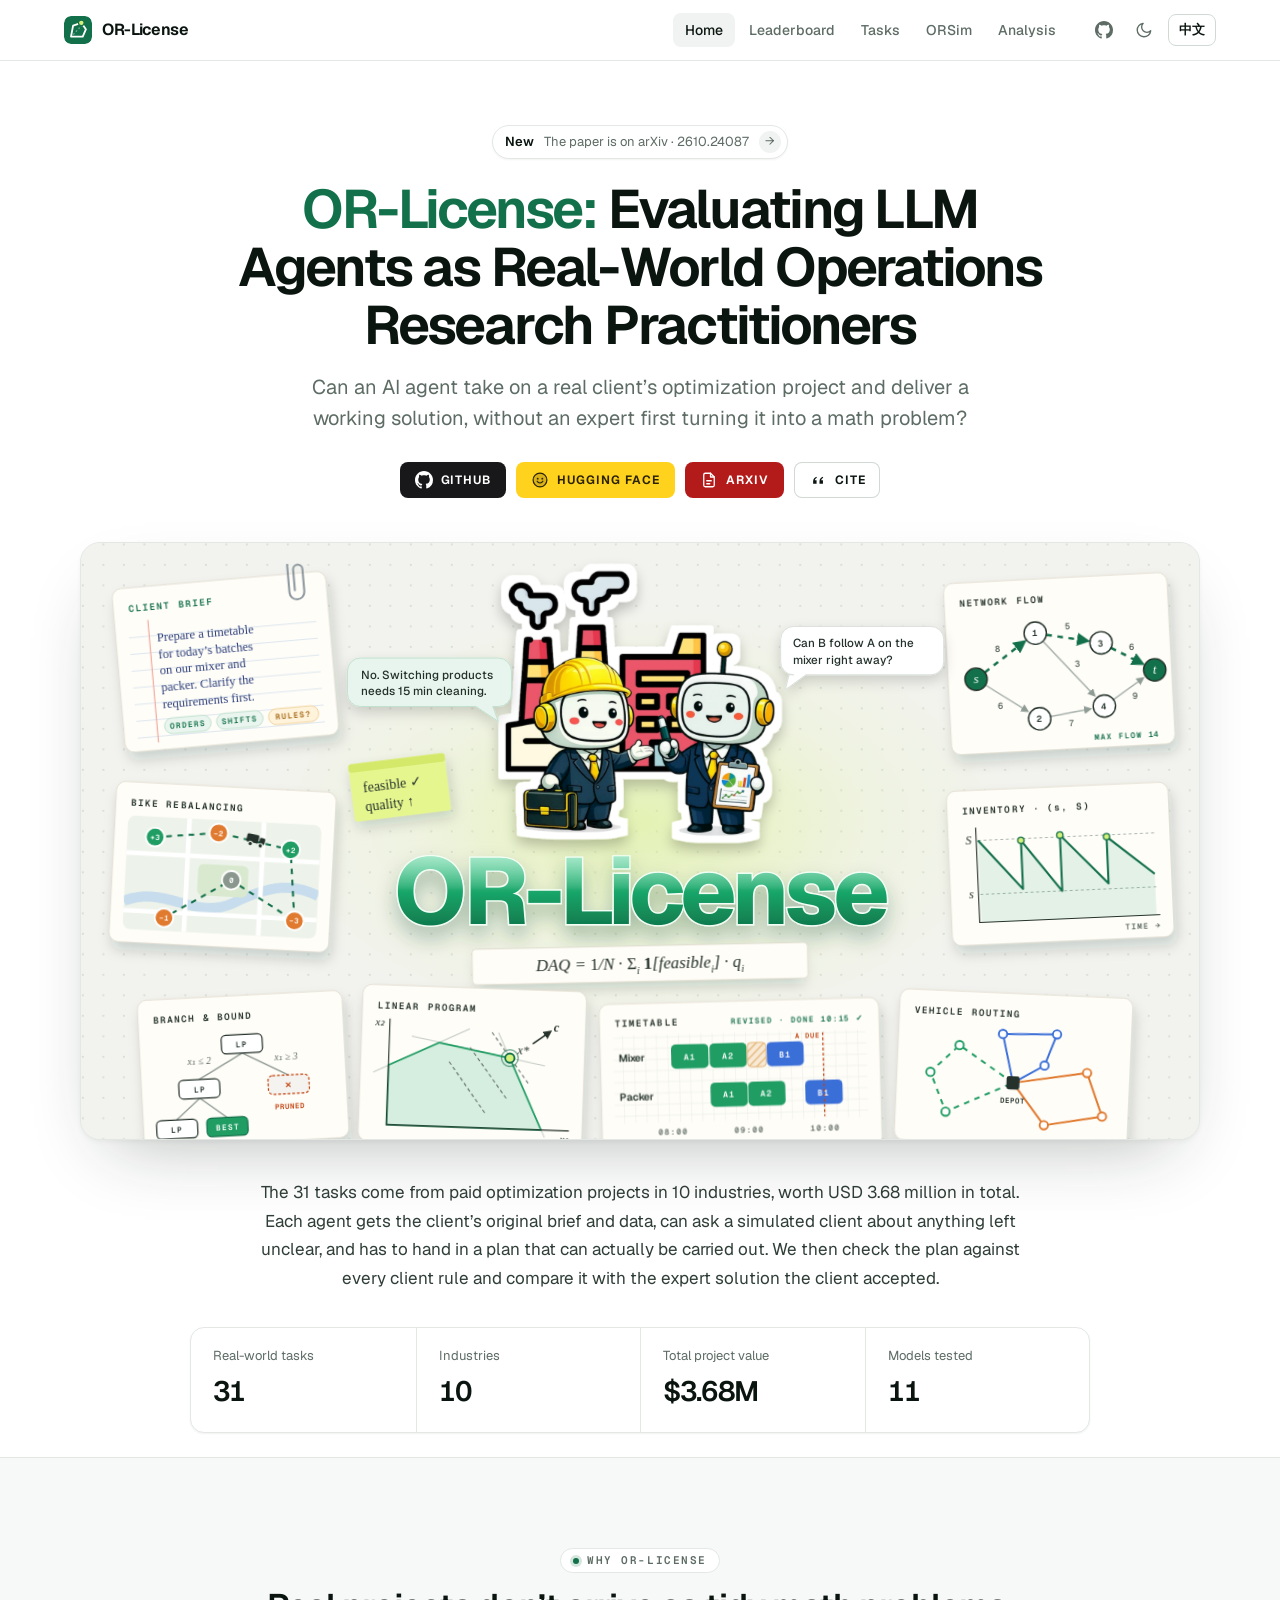
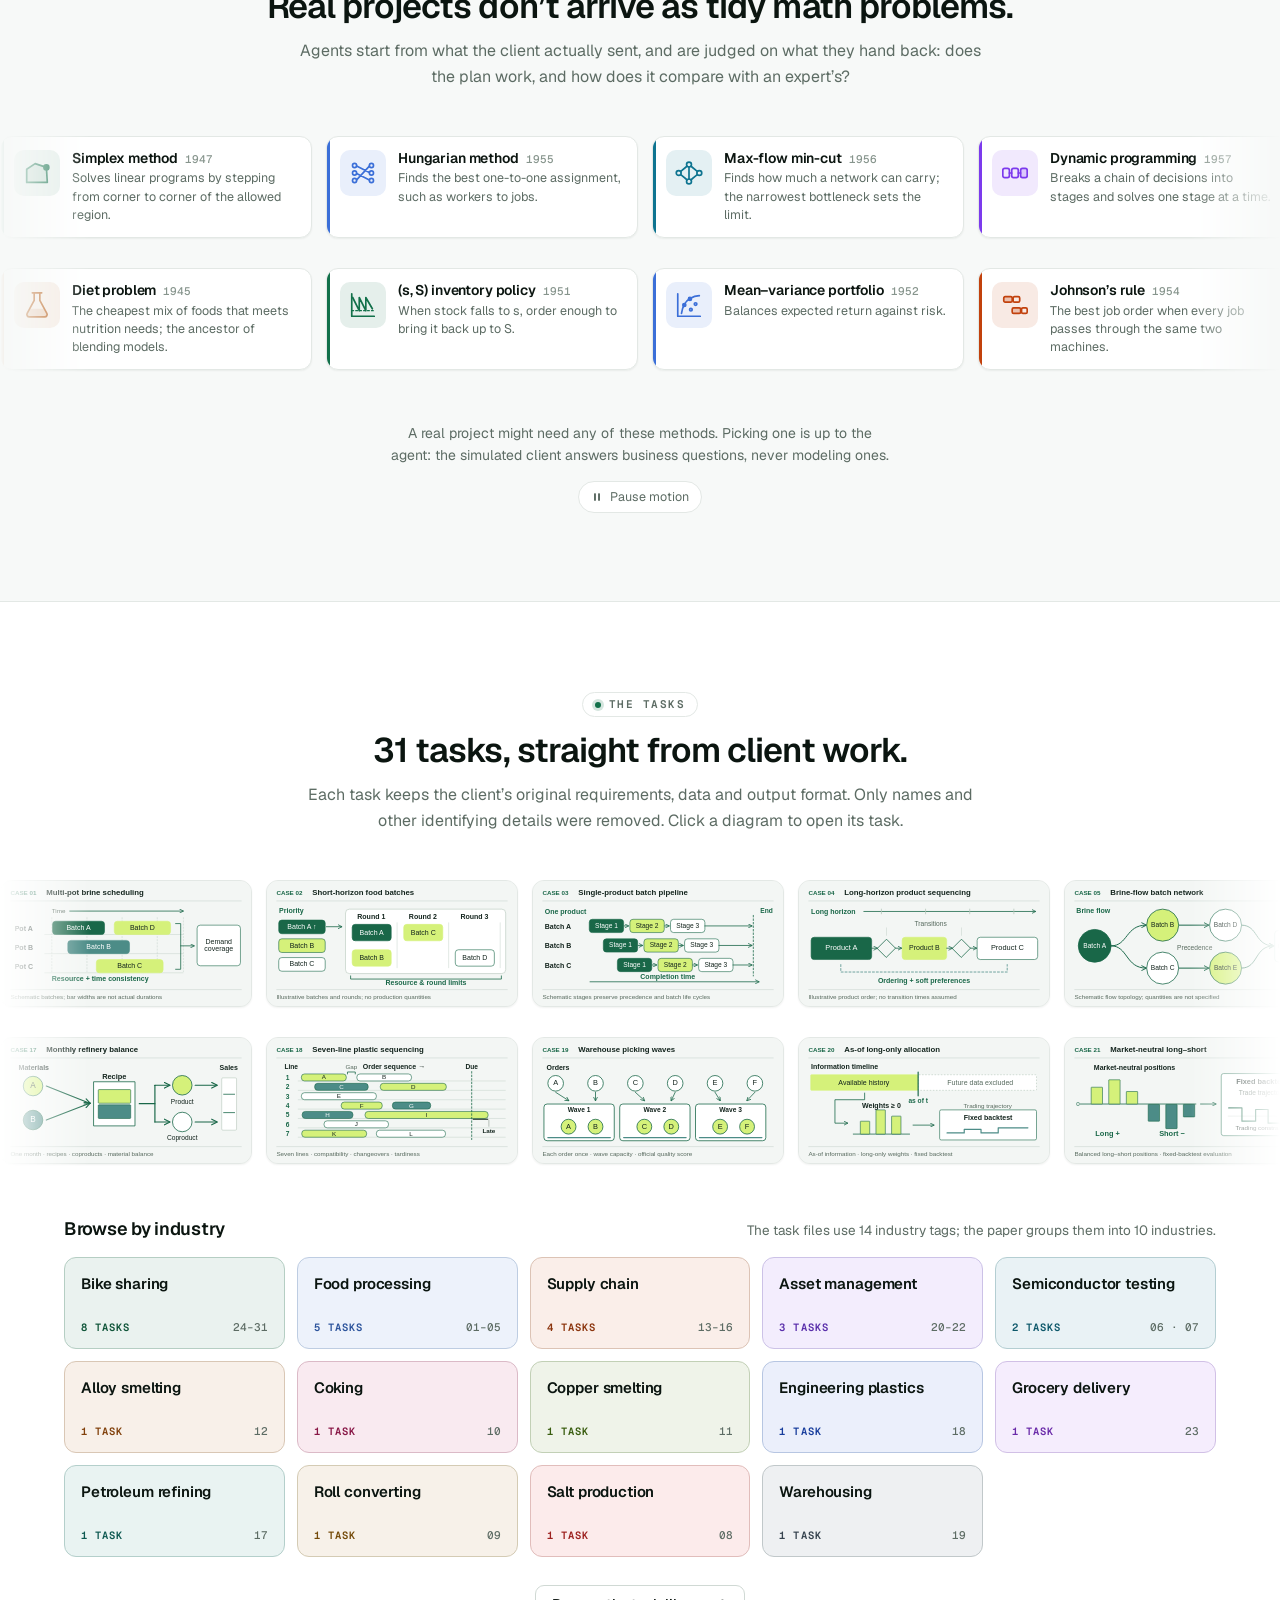
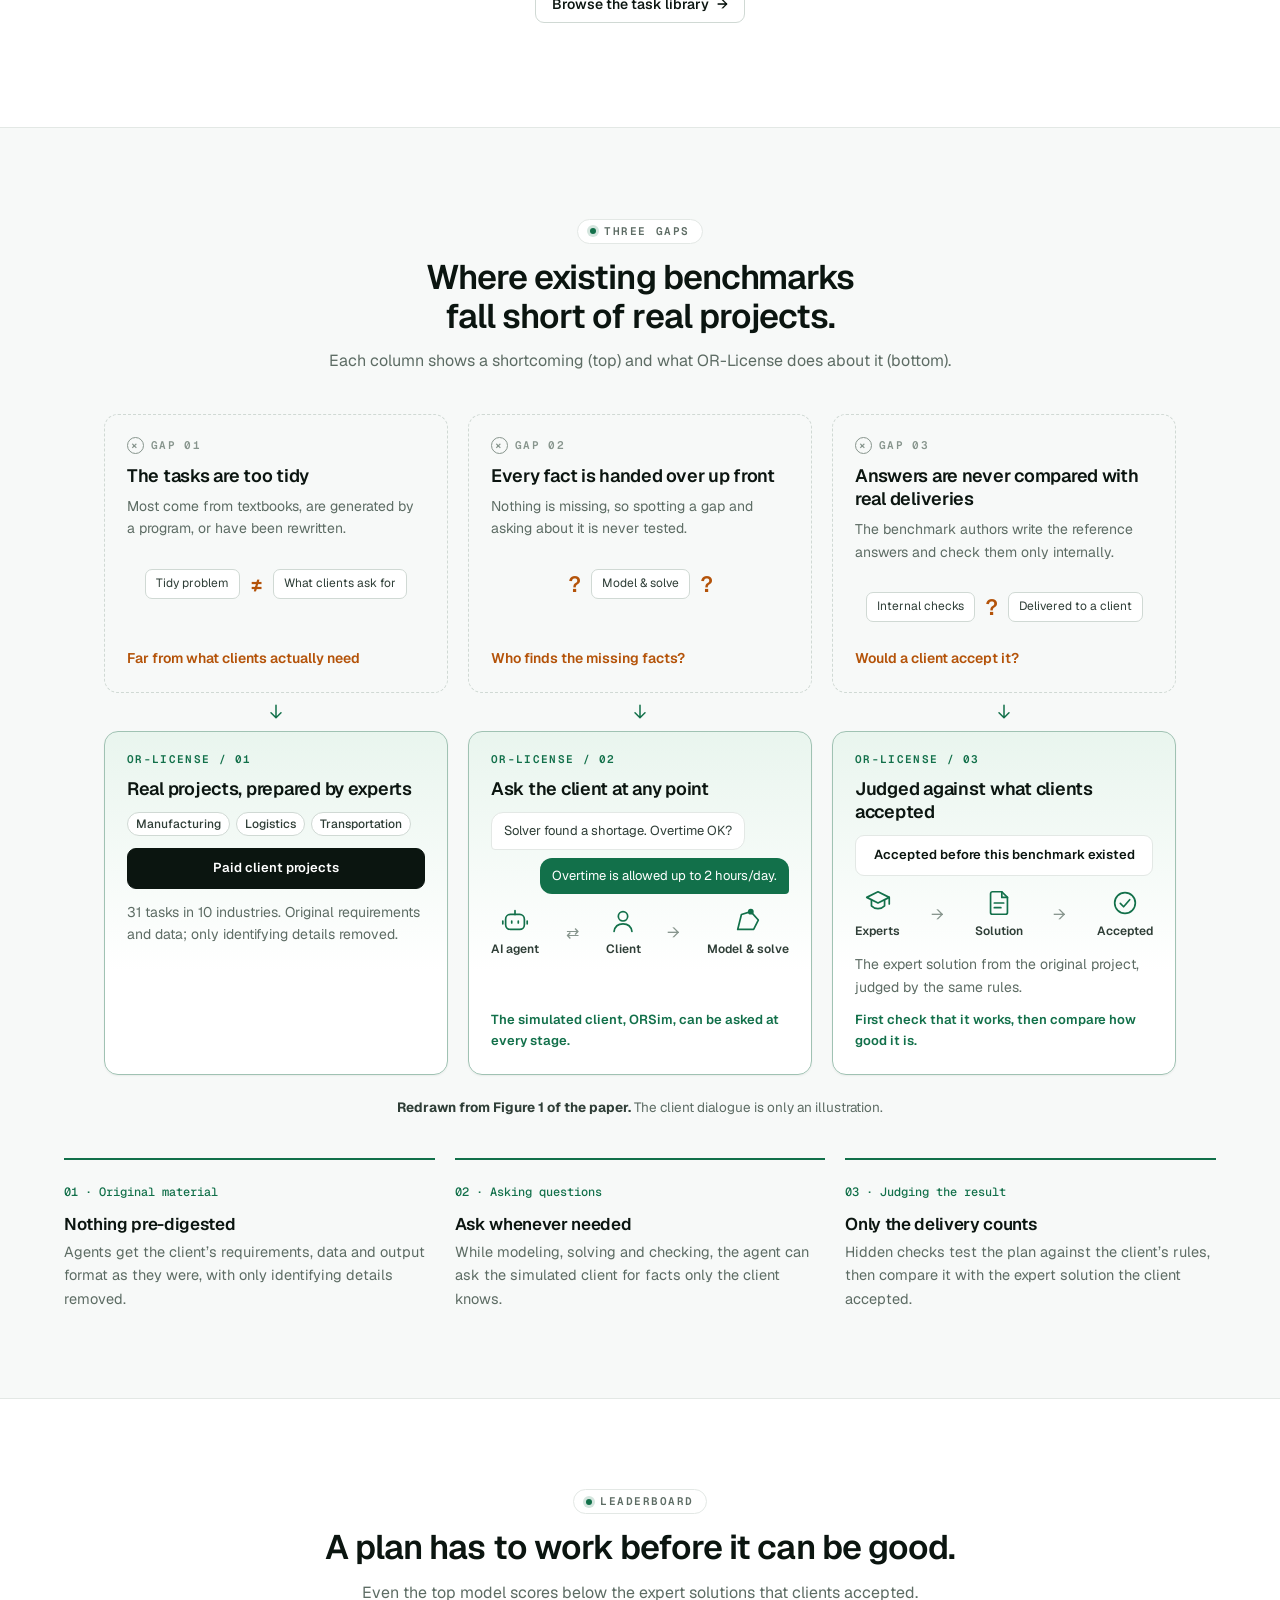
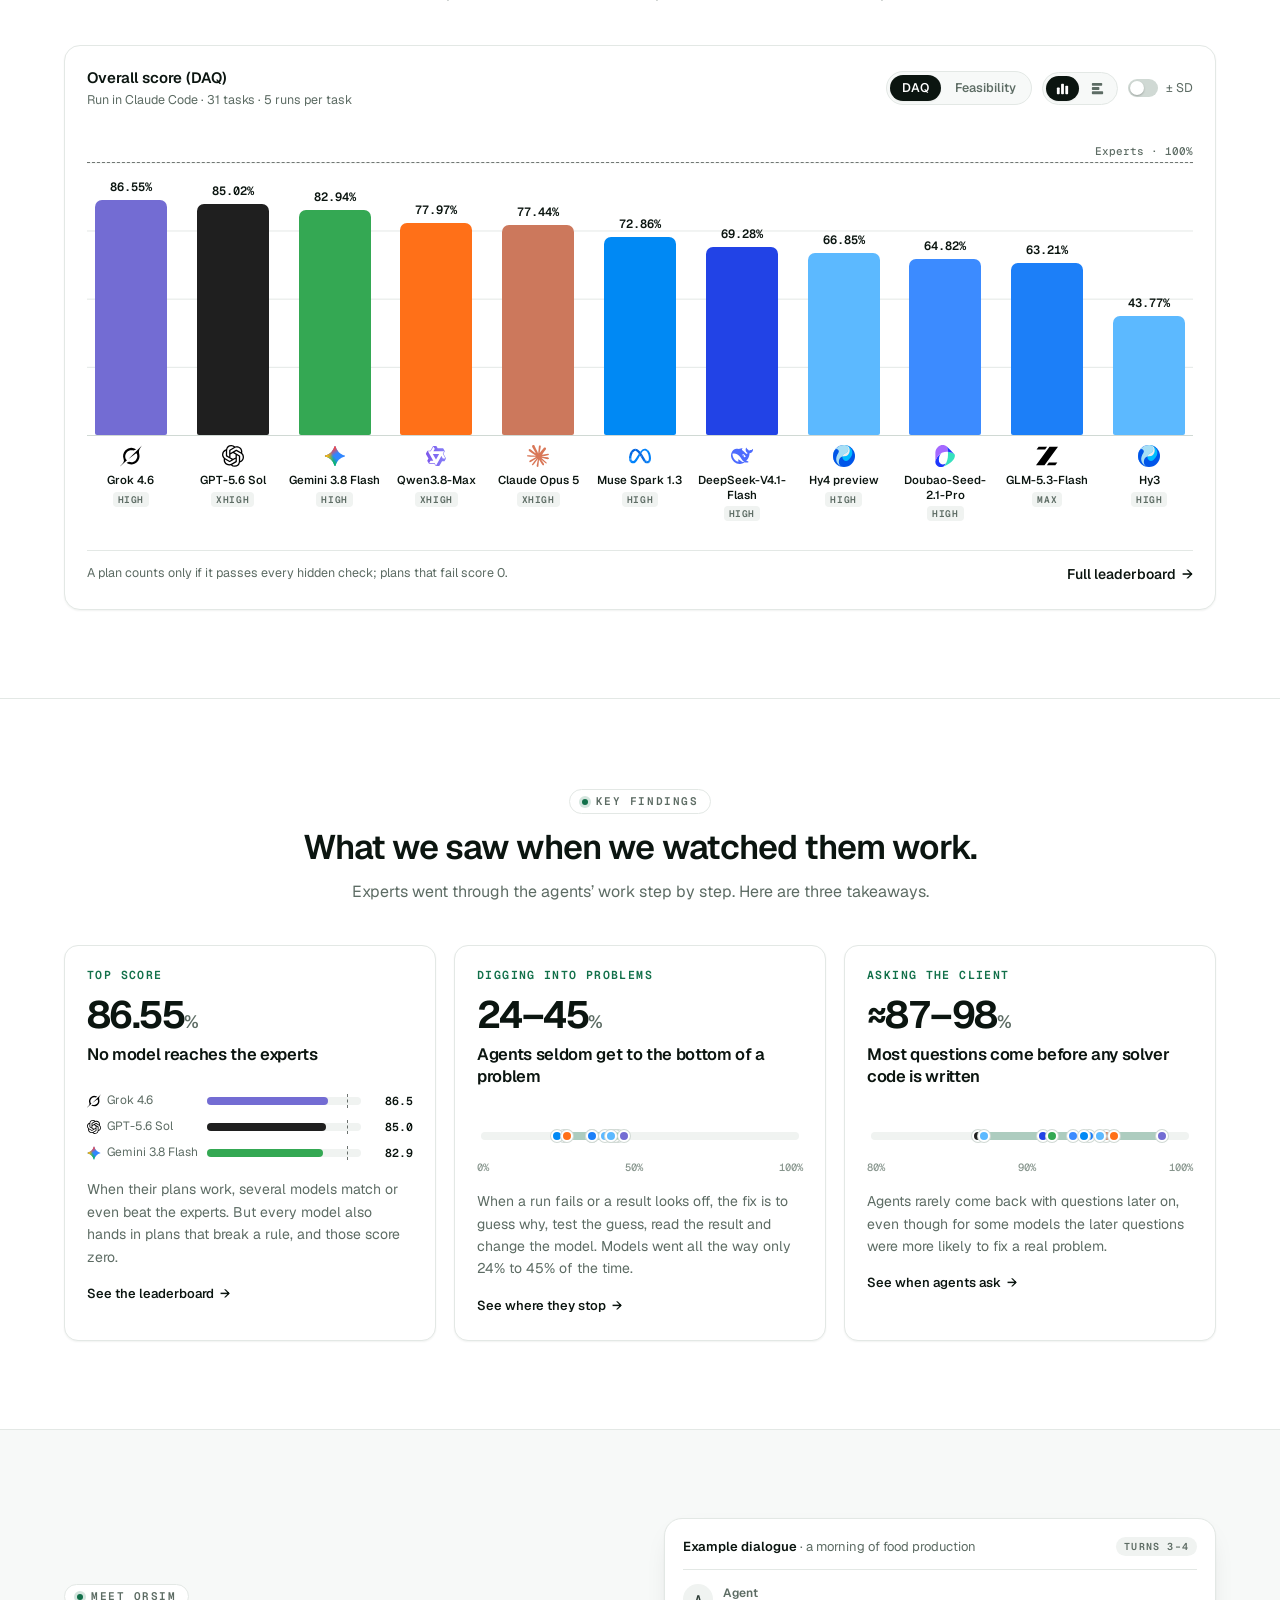
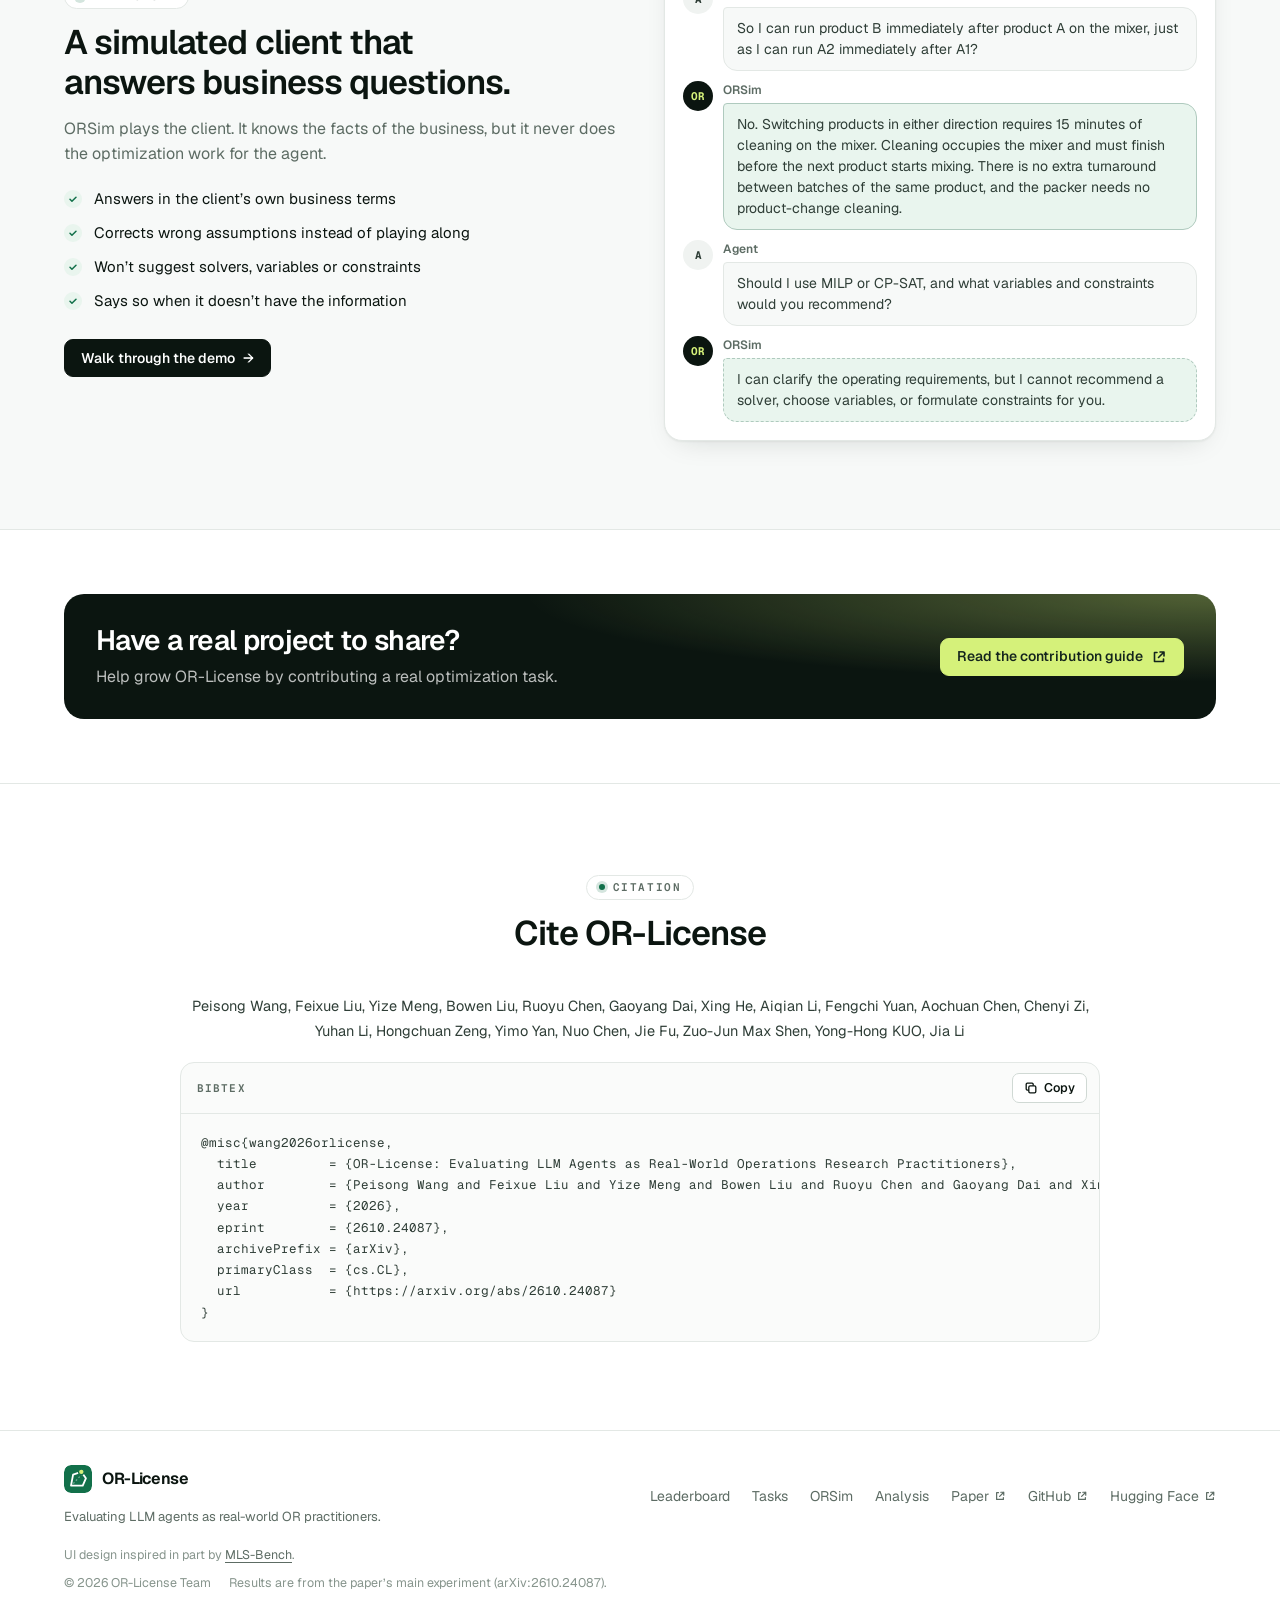
<file: motivation.html>
<!doctype html>
<html lang="en">
<head>
<meta charset="utf-8">
<meta name="viewport" content="width=device-width,initial-scale=1">
<meta http-equiv="Content-Security-Policy" content="default-src &#39;self&#39;; style-src &#39;self&#39; &#39;unsafe-inline&#39;; script-src &#39;self&#39; &#39;unsafe-inline&#39;; img-src &#39;self&#39; data:; font-src &#39;self&#39;; connect-src &#39;self&#39;; form-action &#39;none&#39;; base-uri &#39;self&#39;; object-src &#39;none&#39;">
<meta http-equiv="refresh" content="0;url=index.html#motivation">
<meta name="robots" content="noindex">
<title>Motivation · OR-License</title>
<link rel="canonical" href="https://www.or-license.com/">
<link rel="icon" href="assets/favicon.svg" type="image/svg+xml">
<script>location.replace('index.html'+(location.hash&&location.hash!=='#benchmark'?location.hash:'#motivation'))</script>
<style>body{max-width:40rem;margin:12vh auto;padding:24px;font:17px/1.6 system-ui,-apple-system,"Segoe UI",sans-serif;color:#0b1510;background:#fff}a{color:#12704a}@media (prefers-color-scheme:dark){body{color:#e8f0eb;background:#08100c}a{color:#4fca8e}}</style>
</head>
<body>
<h1>Motivation</h1>
<p>This page has moved to <a href="index.html#motivation">Motivation</a>.</p>
<p lang="zh-CN">此页面已移至 <a href="index.html#motivation">新地址</a>。</p>
</body>
</html>
</file>
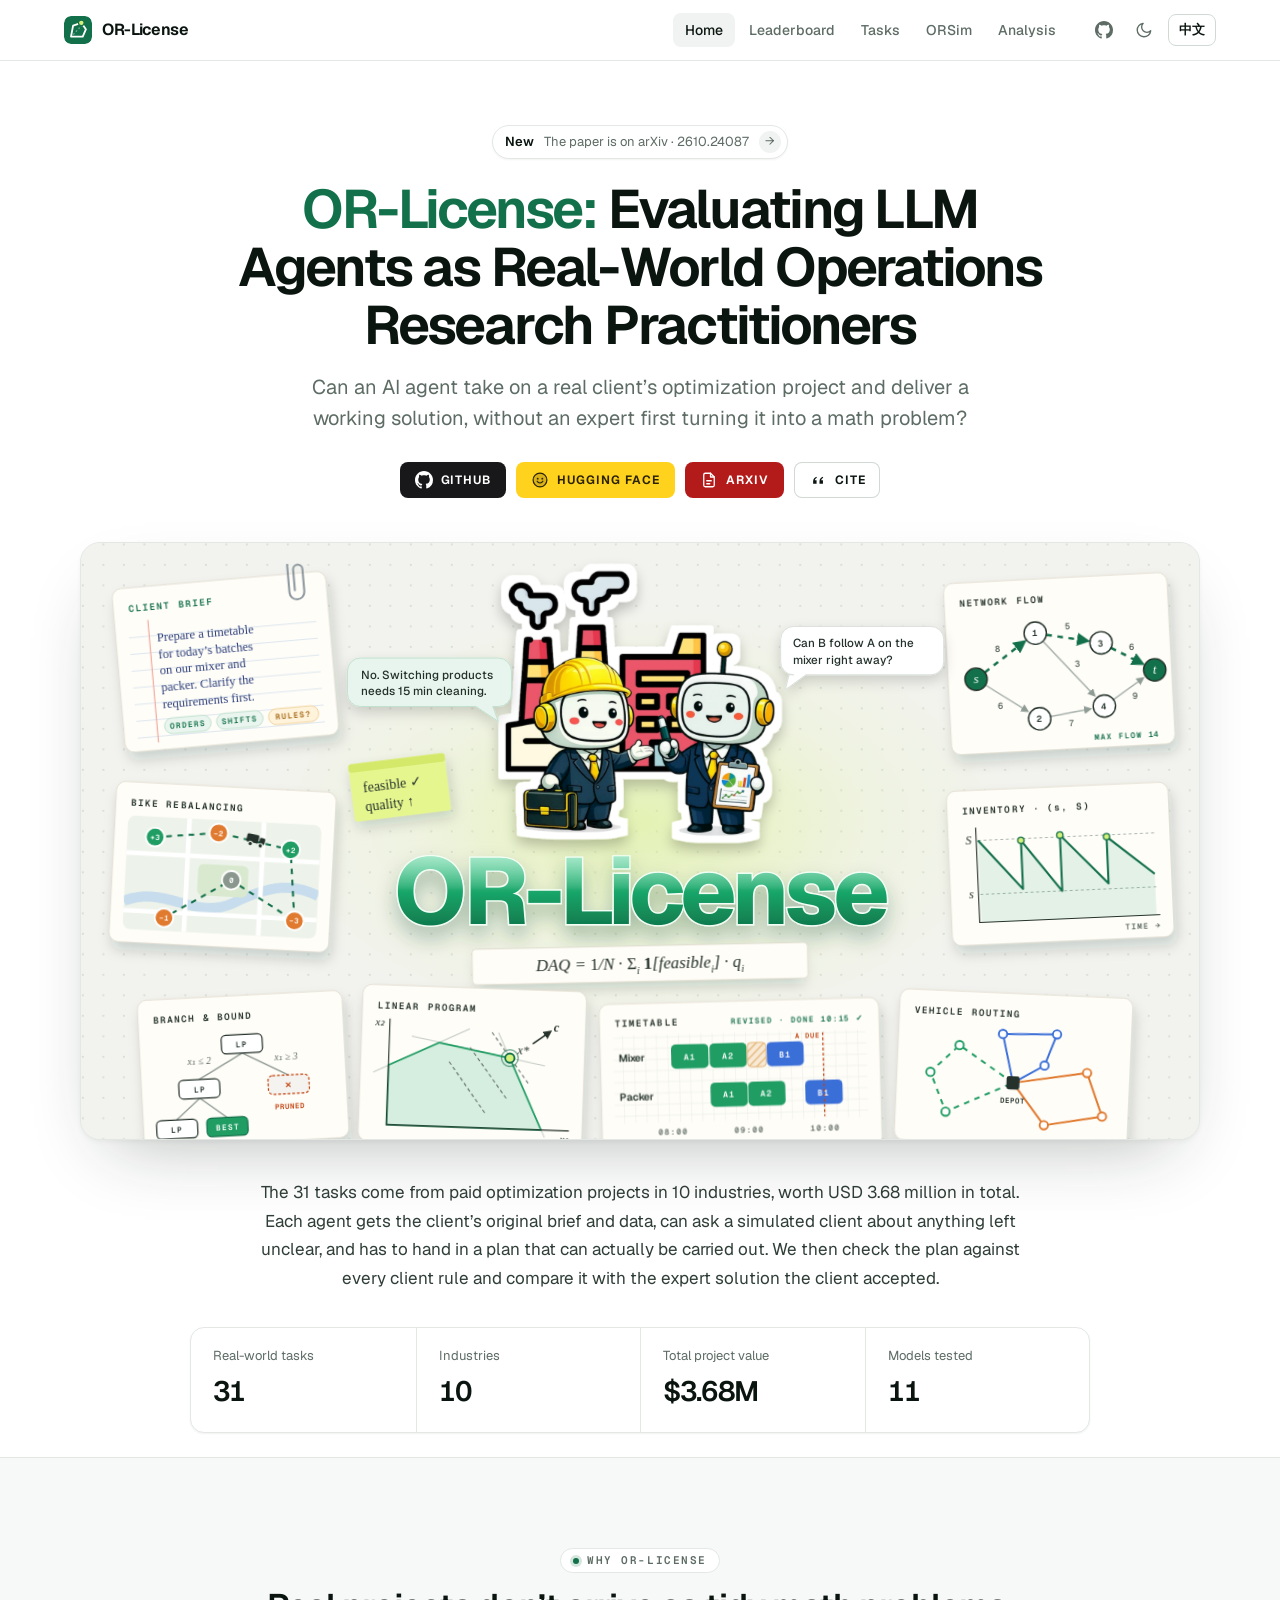
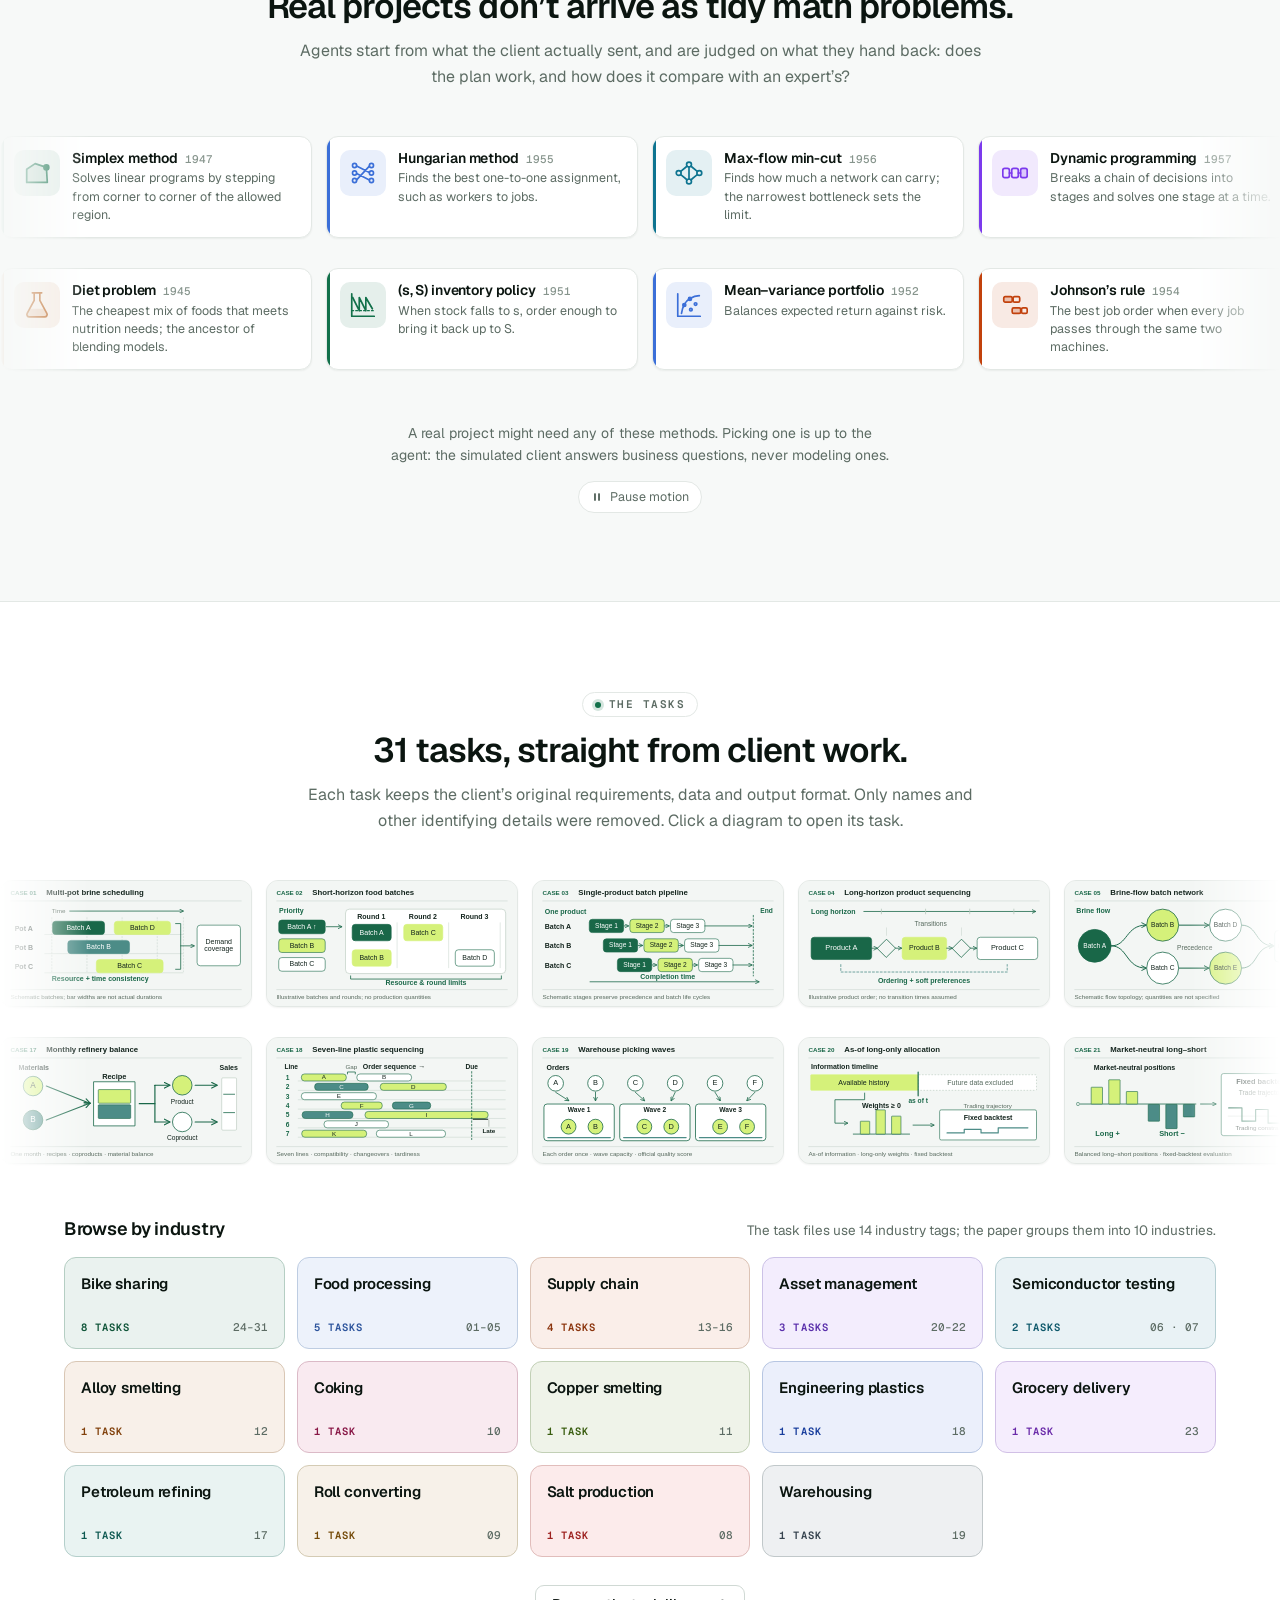
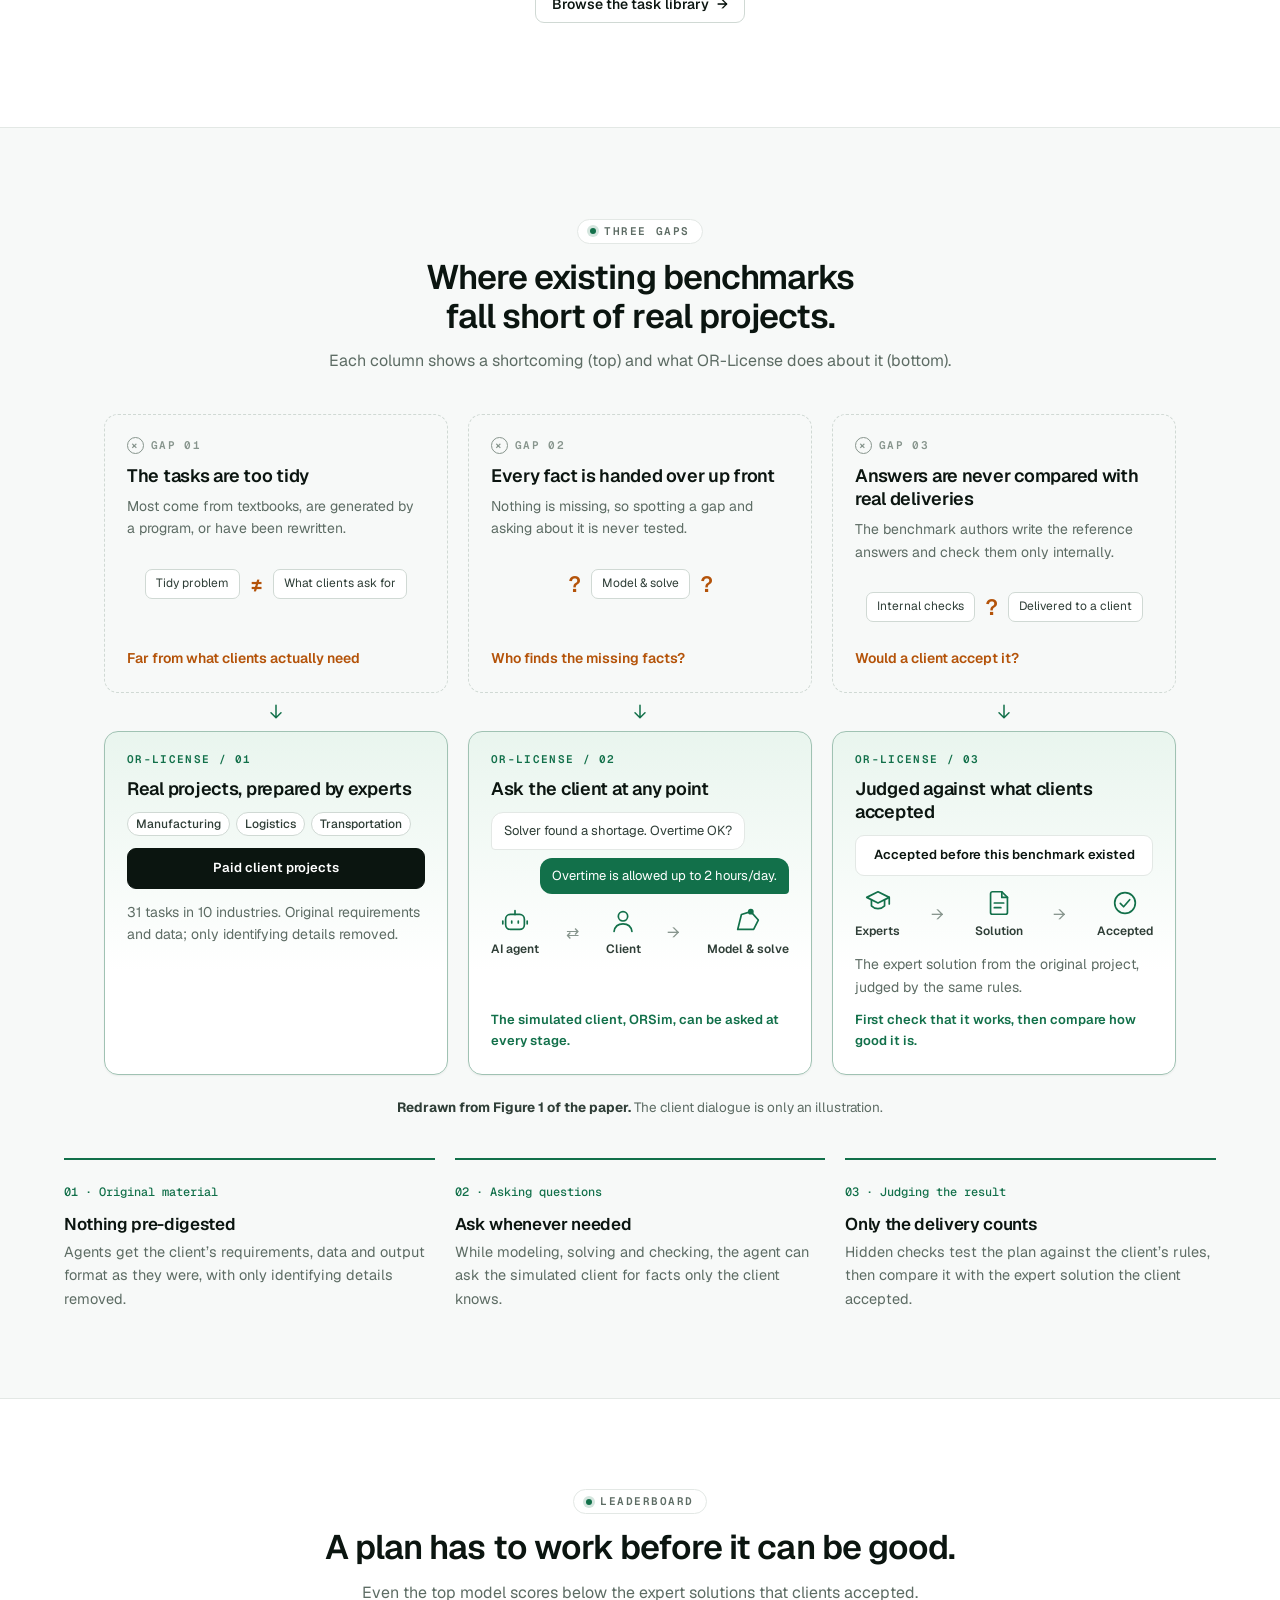
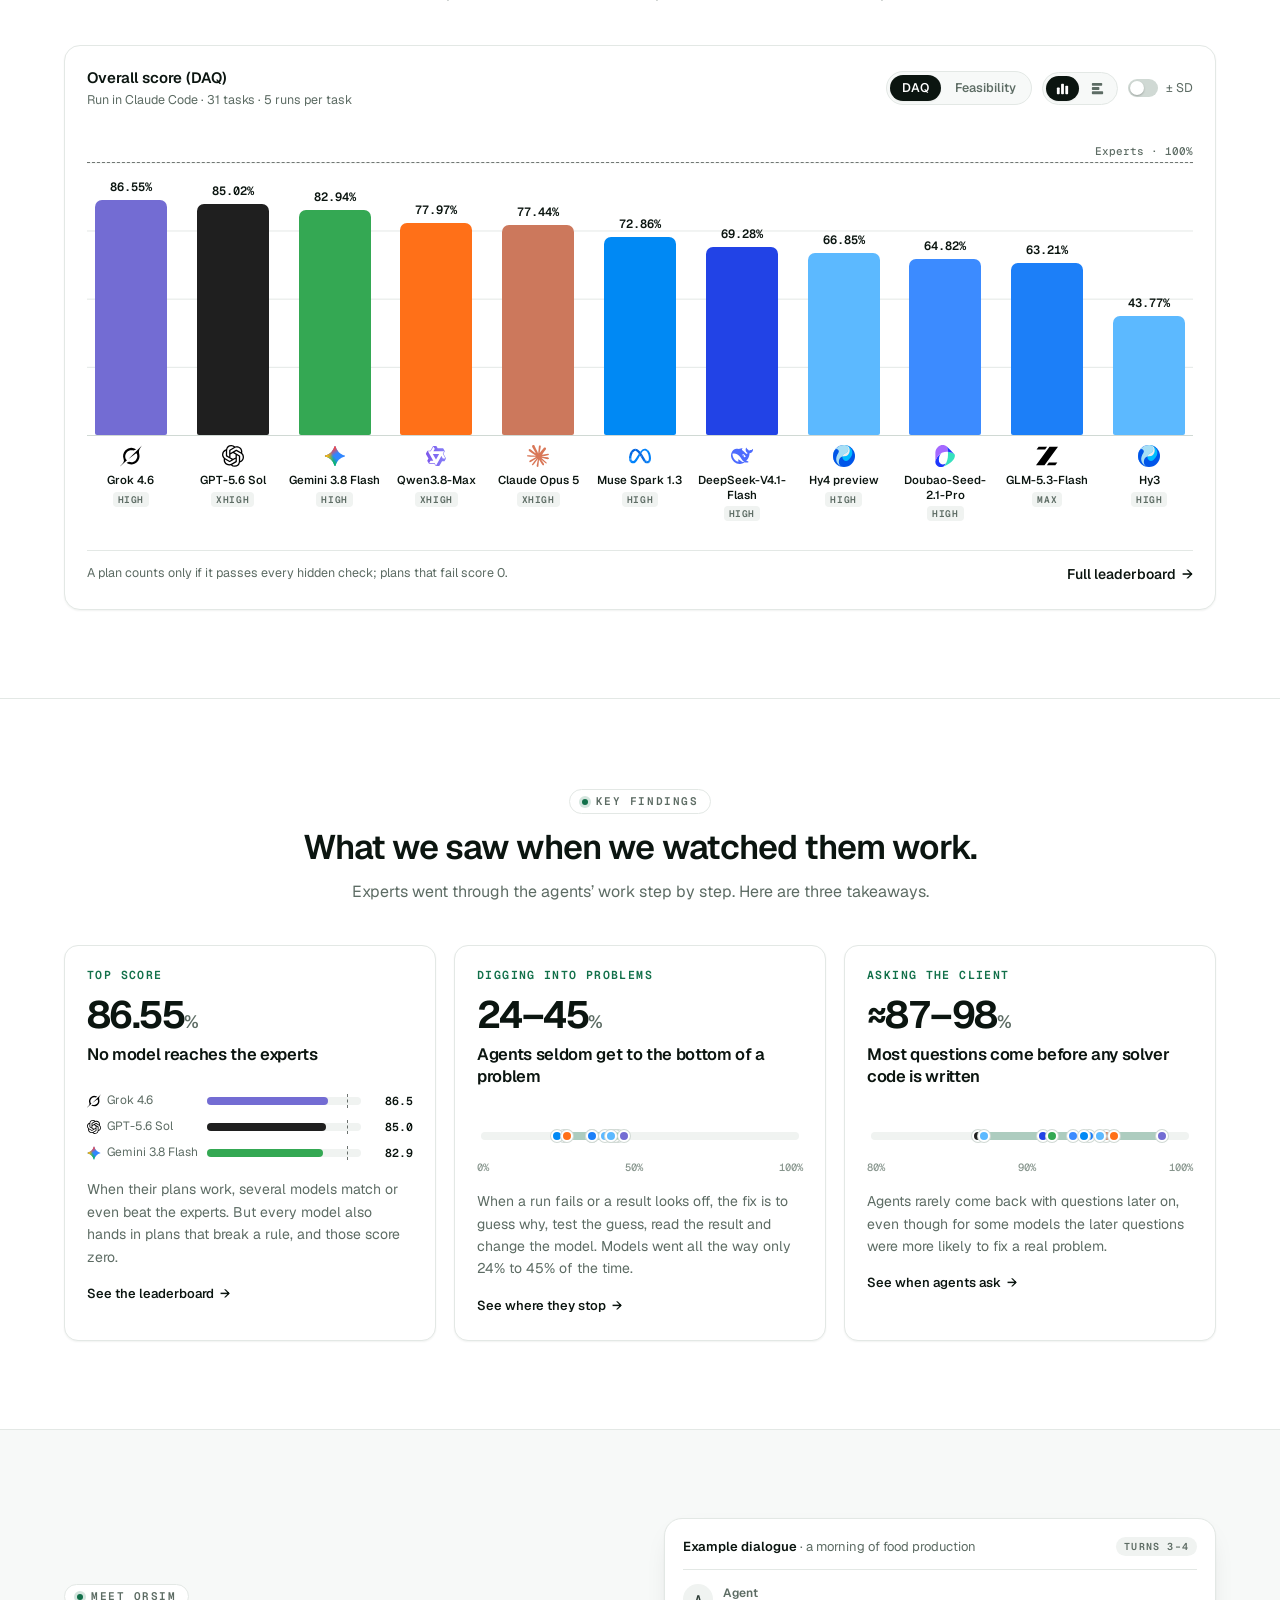
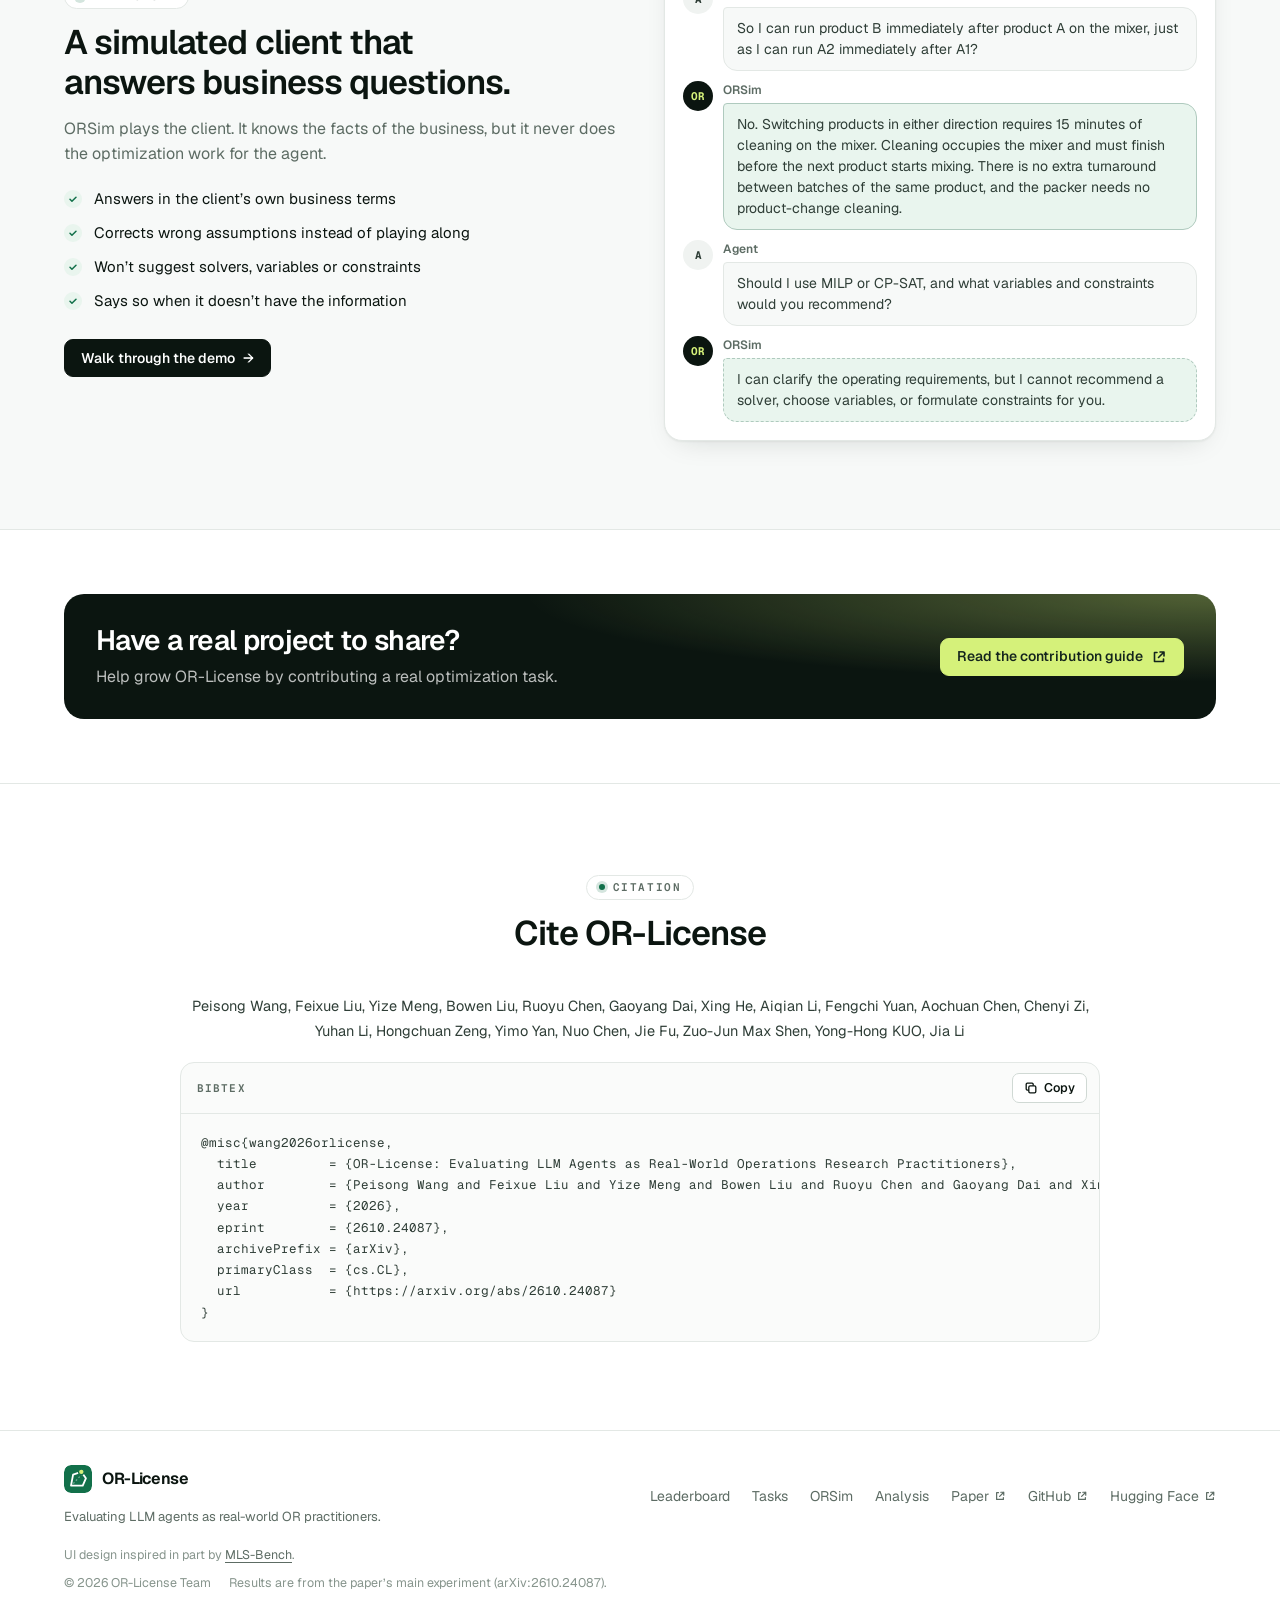
<file: OR-License.html>
<!doctype html>
<html lang="en">
<head>
<meta charset="utf-8">
<meta name="viewport" content="width=device-width,initial-scale=1">
<meta http-equiv="Content-Security-Policy" content="default-src &#39;self&#39;; style-src &#39;self&#39; &#39;unsafe-inline&#39;; script-src &#39;self&#39; &#39;unsafe-inline&#39;; img-src &#39;self&#39; data:; font-src &#39;self&#39;; connect-src &#39;self&#39;; form-action &#39;none&#39;; base-uri &#39;self&#39;; object-src &#39;none&#39;">
<meta http-equiv="refresh" content="0;url=index.html">
<meta name="robots" content="noindex">
<title>Home · OR-License</title>
<link rel="canonical" href="https://www.or-license.com/">
<link rel="icon" href="assets/favicon.svg" type="image/svg+xml">
<script>location.replace('index.html'+location.hash)</script>
<style>body{max-width:40rem;margin:12vh auto;padding:24px;font:17px/1.6 system-ui,-apple-system,"Segoe UI",sans-serif;color:#0b1510;background:#fff}a{color:#12704a}@media (prefers-color-scheme:dark){body{color:#e8f0eb;background:#08100c}a{color:#4fca8e}}</style>
</head>
<body>
<h1>Home</h1>
<p>This page has moved to <a href="index.html">Home</a>.</p>
<p lang="zh-CN">此页面已移至 <a href="index.html">新地址</a>。</p>
</body>
</html>
</file>
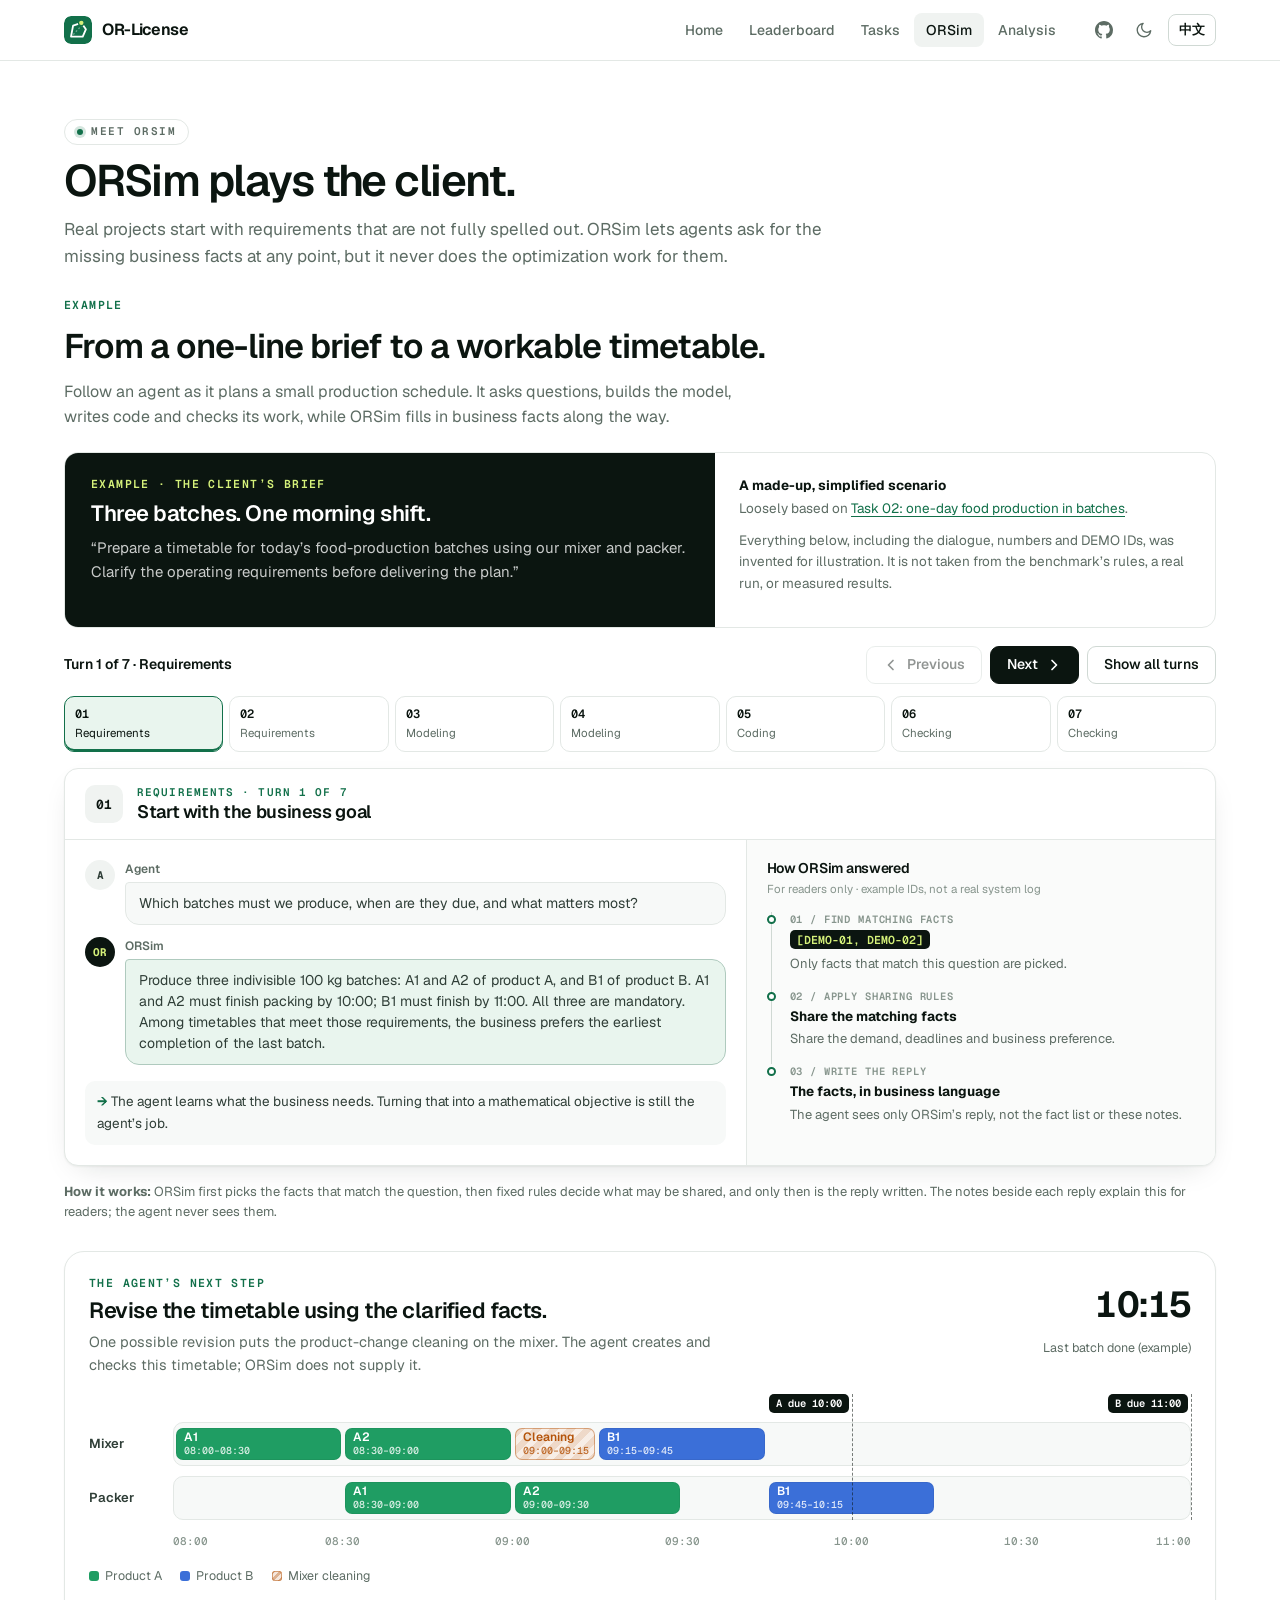
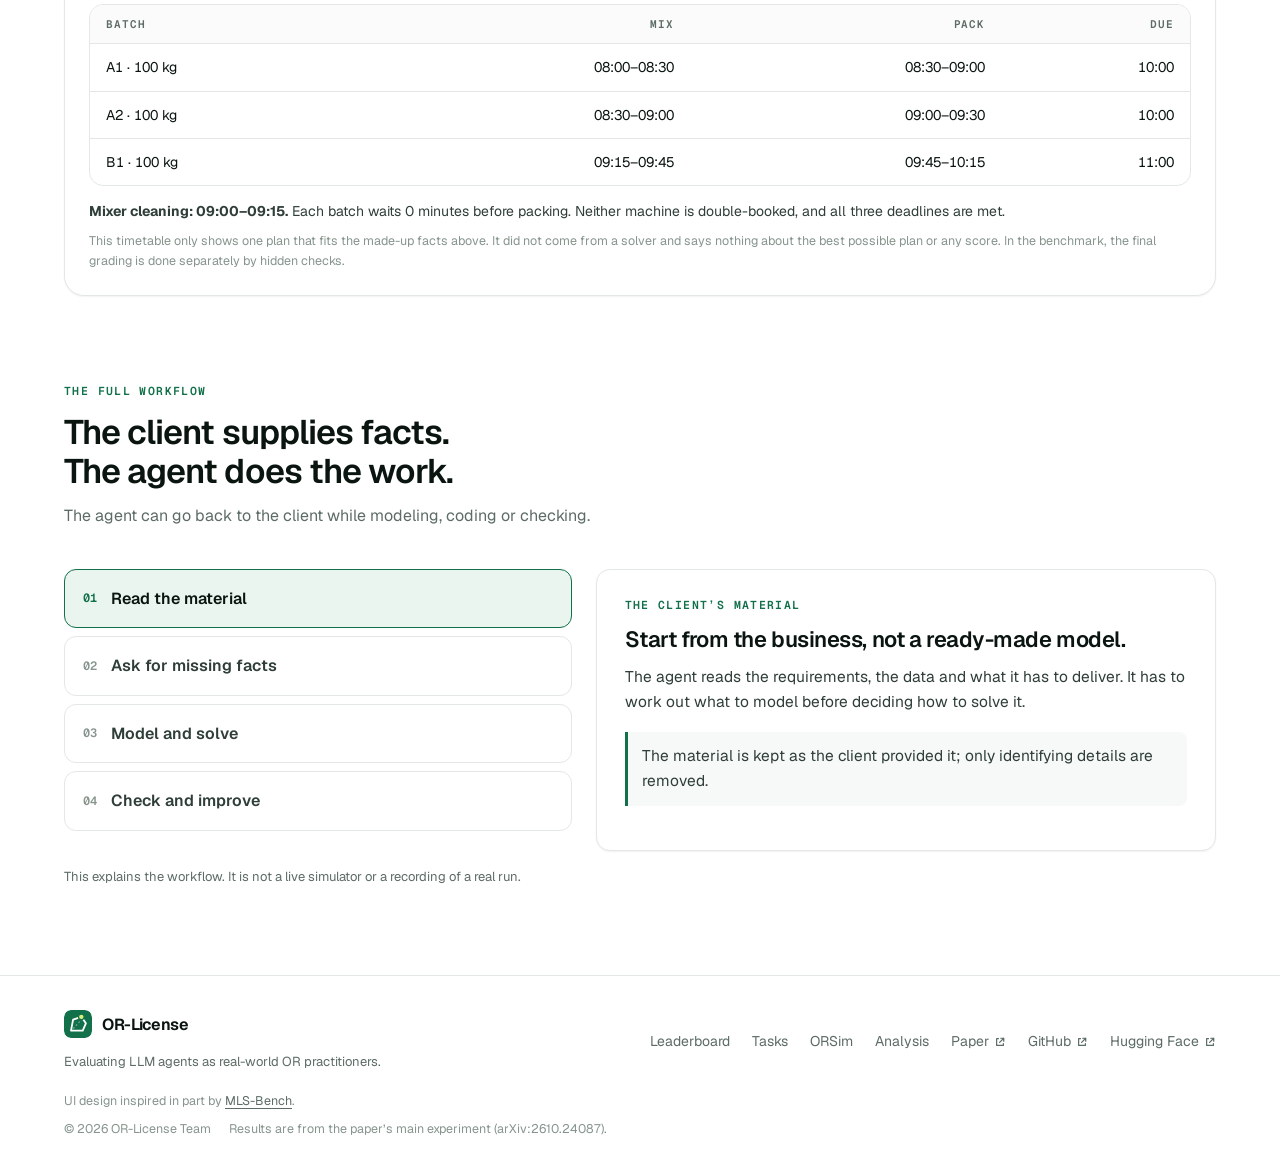
<file: orsim.html>
<!doctype html>
<html lang="en">
<head>
<meta charset="utf-8">
<meta name="viewport" content="width=device-width,initial-scale=1">
<meta http-equiv="Content-Security-Policy" content="default-src &#39;self&#39;; style-src &#39;self&#39; &#39;unsafe-inline&#39;; script-src &#39;self&#39; &#39;unsafe-inline&#39;; img-src &#39;self&#39; data:; font-src &#39;self&#39;; connect-src &#39;self&#39;; form-action &#39;none&#39;; base-uri &#39;self&#39;; object-src &#39;none&#39;">
<meta name="color-scheme" content="light dark">
<meta name="theme-color" content="#ffffff" media="(prefers-color-scheme: light)">
<meta name="theme-color" content="#08100c" media="(prefers-color-scheme: dark)">
<title>ORSim · OR-License</title>
<meta name="description" content="Walk through an example conversation with ORSim, the simulated client that answers business questions but never does the optimization work.">
<link rel="canonical" href="https://www.or-license.com/orsim.html">
<link rel="icon" href="assets/favicon.svg" type="image/svg+xml">
<link rel="preload" href="assets/fonts/Geist-Variable.woff2" as="font" type="font/woff2" crossorigin>
<meta property="og:type" content="website">
<meta property="og:site_name" content="OR-License">
<meta property="og:title" content="ORSim · OR-License">
<meta property="og:description" content="Walk through an example conversation with ORSim, the simulated client that answers business questions but never does the optimization work.">
<meta property="og:url" content="https://www.or-license.com/orsim.html">
<meta property="og:image" content="https://www.or-license.com/assets/og-image.png">
<meta property="og:image:width" content="1200">
<meta property="og:image:height" content="630">
<meta property="og:image:alt" content="OR-License: evaluating LLM agents as real-world operations research practitioners">
<meta name="twitter:card" content="summary_large_image">
<script src="assets/theme.js?v=20261020"></script>
<link rel="stylesheet" href="assets/site.css?v=20261020-credit">
<script src="assets/i18n-zh.js?v=20261020-credit" defer></script>
<script src="assets/i18n.js?v=20261020" defer></script>
<script src="assets/site.js?v=20261020" defer></script>
</head>
<body data-page="orsim">
<a class="skip-link" href="#main">Skip to content</a>
<header class="site-header">
  <div class="container header-inner">
    <a class="brand" href="index.html"><span class="brand-mark" aria-hidden="true"><svg viewBox="0 0 32 32" focusable="false"><rect width="32" height="32" rx="8" fill="#12704a"/><path d="M8 23.5 10.4 11l9.4-3.2 5.2 7.4-3.6 8.3z" fill="none" stroke="#ffffff" stroke-width="2.1" stroke-linejoin="round"/><path d="M10.6 21.2 21.4 9.6" stroke="#ffffff" stroke-opacity=".4" stroke-width="1.4" stroke-dasharray="2 2.4"/><circle cx="19.8" cy="7.8" r="3.2" fill="#d5f17a" stroke="#12704a" stroke-width="1.4"/></svg></span><span translate="no">OR-License</span></a>
    <nav class="site-nav" aria-label="Main navigation">      <a href="index.html">Home</a>      <a href="leaderboard.html">Leaderboard</a>      <a href="tasks.html">Tasks</a>      <a href="orsim.html" aria-current="page">ORSim</a>      <a href="analysis.html">Analysis</a>    </nav>
    <div class="header-actions">
      <a class="icon-btn" href="https://github.com/NineAbyss/OR-License" title="GitHub repository" aria-label="GitHub repository"><svg viewBox="0 0 16 16" fill="currentColor" aria-hidden="true" focusable="false"><path d="M8 0C3.58 0 0 3.58 0 8c0 3.54 2.29 6.53 5.47 7.59.4.07.55-.17.55-.38 0-.19-.01-.82-.01-1.49-2.01.37-2.53-.49-2.69-.94-.09-.23-.48-.94-.82-1.13-.28-.15-.68-.52-.01-.53.63-.01 1.08.58 1.23.82.72 1.21 1.87.87 2.33.66.07-.52.28-.87.51-1.07-1.78-.2-3.64-.89-3.64-3.95 0-.87.31-1.59.82-2.15-.08-.2-.36-1.02.08-2.12 0 0 .67-.21 2.2.82.64-.18 1.32-.27 2-.27.68 0 1.36.09 2 .27 1.53-1.04 2.2-.82 2.2-.82.44 1.1.16 1.92.08 2.12.51.56.82 1.27.82 2.15 0 3.07-1.87 3.75-3.65 3.95.29.25.54.73.54 1.48 0 1.07-.01 1.93-.01 2.2 0 .21.15.46.55.38A8.013 8.013 0 0 0 16 8c0-4.42-3.58-8-8-8Z"/></svg></a>
      <div class="header-controls" translate="no">
        <button class="icon-btn theme-toggle" type="button" aria-label="Switch to dark mode" aria-pressed="false" title="Switch to dark mode"><svg class="theme-icon-moon" viewBox="0 0 24 24" fill="none" stroke="currentColor" stroke-width="1.8" stroke-linecap="round" stroke-linejoin="round" aria-hidden="true" focusable="false"><path d="M20.9 13.1A9 9 0 1 1 10.9 3.1a7 7 0 0 0 10 10z"/></svg><svg class="theme-icon-sun" viewBox="0 0 24 24" fill="none" stroke="currentColor" stroke-width="1.8" stroke-linecap="round" aria-hidden="true" focusable="false"><circle cx="12" cy="12" r="4"/><path d="M12 2.5v2M12 19.5v2M4.6 4.6 6 6M18 18l1.4 1.4M2.5 12h2M19.5 12h2M4.6 19.4 6 18M18 6l1.4-1.4"/></svg><span class="theme-label">Dark</span></button>
        <button class="language-toggle" type="button" lang="zh-CN" aria-label="切换到中文版" title="切换到中文版">中文</button>
      </div>
    </div>
  </div>
</header>
<main id="main" tabindex="-1">
<section class="page-head" id="orsim">
  <div class="container">
    <span class="pill">Meet ORSim</span>
    <h1>ORSim plays the client.</h1>
    <p class="lead">Real projects start with requirements that are not fully spelled out. ORSim lets agents ask for the missing business facts at any point, but it never does the optimization work for them.</p>
  </div>
</section>

<section class="container" id="conversation-demo" aria-labelledby="demo-heading">
  <header class="section-header left" style="margin-bottom:22px">
    <span class="kicker">Example</span>
    <h2 id="demo-heading">From a one-line brief to a workable timetable.</h2>
    <p>Follow an agent as it plans a small production schedule. It asks questions, builds the model, writes code and checks its work, while ORSim fills in business facts along the way.</p>
  </header>
  <div class="demo-brief">
    <div class="demo-brief-copy">
      <span class="kicker">Example · The client’s brief</span>
      <h3>Three batches. One morning shift.</h3>
      <p>“Prepare a timetable for today’s food-production batches using our mixer and packer. Clarify the operating requirements before delivering the plan.”</p>
    </div>
    <div class="demo-brief-meta">
      <p><b>A made-up, simplified scenario</b>Loosely based on <a href="tasks.html#task-2">Task 02: one-day food production in batches</a>.</p>
      <p>Everything below, including the dialogue, numbers and DEMO IDs, was invented for illustration. It is not taken from the benchmark’s rules, a real run, or measured results.</p>
    </div>
  </div>

  <div class="demo-player" id="demo-player">
    <div class="demo-controls" id="demo-controls" hidden>
      <p class="demo-counter" id="demo-counter" aria-live="polite">Turn 1 of 7 · Requirements</p>
      <div class="demo-actions">
        <button class="btn" type="button" id="demo-prev"><svg viewBox="0 0 16 16" fill="none" stroke="currentColor" stroke-width="1.7" stroke-linecap="round" stroke-linejoin="round" aria-hidden="true" focusable="false"><path d="M10 3.5 5.5 8l4.5 4.5"/></svg><span>Previous</span></button>
        <button class="btn primary" type="button" id="demo-next"><span>Next</span><svg viewBox="0 0 16 16" fill="none" stroke="currentColor" stroke-width="1.7" stroke-linecap="round" stroke-linejoin="round" aria-hidden="true" focusable="false"><path d="m6 3.5 4.5 4.5L6 12.5"/></svg></button>
        <button class="btn" type="button" id="demo-toggle" aria-pressed="false">Show all turns</button>
      </div>
    </div>
    <ol class="stepper" id="demo-stepper" hidden>
      <li><button type="button" data-turn="0"><strong>01</strong><span>Requirements</span></button></li>
      <li><button type="button" data-turn="1"><strong>02</strong><span>Requirements</span></button></li>
      <li><button type="button" data-turn="2"><strong>03</strong><span>Modeling</span></button></li>
      <li><button type="button" data-turn="3"><strong>04</strong><span>Modeling</span></button></li>
      <li><button type="button" data-turn="4"><strong>05</strong><span>Coding</span></button></li>
      <li><button type="button" data-turn="5"><strong>06</strong><span>Checking</span></button></li>
      <li><button type="button" data-turn="6"><strong>07</strong><span>Checking</span></button></li>
    </ol>
    <noscript><p class="demo-note">The full conversation is shown below. Step-through controls are available when JavaScript is enabled.</p></noscript>
    <article class="demo-turn" id="demo-turn-1" aria-labelledby="demo-title-1" data-phase="Requirements">
      <header class="demo-turn-head">
        <span class="demo-turn-num" translate="no">01</span>
        <div>
          <p class="demo-phase">Requirements · Turn 1 of 7</p>
          <h3 id="demo-title-1">Start with the business goal</h3>
        </div>
      </header>
      <div class="demo-turn-body">
        <div class="demo-conversation">
          <div class="msg"><span class="avatar" aria-hidden="true">A</span><div><div class="who">Agent</div><div class="bubble">Which batches must we produce, when are they due, and what matters most?</div></div></div>
          <div class="msg orsim"><span class="avatar" aria-hidden="true" translate="no">OR</span><div><div class="who" translate="no">ORSim</div><div class="bubble">Produce three indivisible 100 kg batches: A1 and A2 of product A, and B1 of product B. A1 and A2 must finish packing by 10:00; B1 must finish by 11:00. All three are mandatory. Among timetables that meet those requirements, the business prefers the earliest completion of the last batch.</div></div></div>
          <p class="demo-lesson">The agent learns what the business needs. Turning that into a mathematical objective is still the agent’s job.</p>
        </div>
        <aside class="demo-inspector" aria-label="How ORSim answered">
          <h4>How ORSim answered</h4>
          <p class="demo-reader-note">For readers only · example IDs, not a real system log</p>
          <ol class="demo-trace">
            <li>
              <span class="demo-trace-label">01 / Find matching facts</span>
<span class="demo-ids" translate="no">[DEMO-01, DEMO-02]</span>              <p>Only facts that match this question are picked.</p>
            </li>
            <li>
              <span class="demo-trace-label">02 / Apply sharing rules</span>
<strong>Share the matching facts</strong>              <p>Share the demand, deadlines and business preference.</p>
            </li>
            <li>
              <span class="demo-trace-label">03 / Write the reply</span>
<strong>The facts, in business language</strong>              <p>The agent sees only ORSim’s reply, not the fact list or these notes.</p>
            </li>
          </ol>
        </aside>
      </div>
    </article>
    <article class="demo-turn" id="demo-turn-2" aria-labelledby="demo-title-2" data-phase="Requirements">
      <header class="demo-turn-head">
        <span class="demo-turn-num" translate="no">02</span>
        <div>
          <p class="demo-phase">Requirements · Turn 2 of 7</p>
          <h3 id="demo-title-2">Pin down the production process</h3>
        </div>
      </header>
      <div class="demo-turn-body">
        <div class="demo-conversation">
          <div class="msg"><span class="avatar" aria-hidden="true">A</span><div><div class="who">Agent</div><div class="bubble">What equipment does each batch use, how long does each operation take, and when is the equipment available?</div></div></div>
          <div class="msg orsim"><span class="avatar" aria-hidden="true" translate="no">OR</span><div><div class="who" translate="no">ORSim</div><div class="bubble">There is one mixer and one packer, both available throughout 08:00–12:00. Each batch requires 30 minutes of mixing followed by 30 minutes of packing. Each machine handles only one operation at a time; an operation cannot be interrupted. There is no initial setup or transport time.</div></div></div>
          <p class="demo-lesson">The description is now concrete enough to start modeling machines and time.</p>
        </div>
        <aside class="demo-inspector" aria-label="How ORSim answered">
          <h4>How ORSim answered</h4>
          <p class="demo-reader-note">For readers only · example IDs, not a real system log</p>
          <ol class="demo-trace">
            <li>
              <span class="demo-trace-label">01 / Find matching facts</span>
<span class="demo-ids" translate="no">[DEMO-03, DEMO-04]</span>              <p>Only facts that match this question are picked.</p>
            </li>
            <li>
              <span class="demo-trace-label">02 / Apply sharing rules</span>
<strong>Share the matching facts</strong>              <p>Share the machines, process order, times and availability, but no schedule.</p>
            </li>
            <li>
              <span class="demo-trace-label">03 / Write the reply</span>
<strong>The facts, in business language</strong>              <p>The agent sees only ORSim’s reply, not the fact list or these notes.</p>
            </li>
          </ol>
        </aside>
      </div>
    </article>
    <article class="demo-turn" id="demo-turn-3" aria-labelledby="demo-title-3" data-phase="Modeling">
      <header class="demo-turn-head">
        <span class="demo-turn-num" translate="no">03</span>
        <div>
          <p class="demo-phase">Modeling · Turn 3 of 7</p>
          <h3 id="demo-title-3">Correct a convenient assumption</h3>
        </div>
      </header>
      <div class="demo-turn-body">
        <div class="demo-conversation">
          <div class="msg"><span class="avatar" aria-hidden="true">A</span><div><div class="who">Agent</div><div class="bubble">So I can run product B immediately after product A on the mixer, just as I can run A2 immediately after A1?</div></div></div>
          <div class="msg orsim"><span class="avatar" aria-hidden="true" translate="no">OR</span><div><div class="who" translate="no">ORSim</div><div class="bubble">No. Switching products in either direction requires 15 minutes of cleaning on the mixer. Cleaning occupies the mixer and must finish before the next product starts mixing. There is no extra turnaround between batches of the same product, and the packer needs no product-change cleaning.</div></div></div>
          <p class="demo-lesson">Asking a leading question does not make a wrong assumption true.</p>
        </div>
        <aside class="demo-inspector" aria-label="How ORSim answered">
          <h4>How ORSim answered</h4>
          <p class="demo-reader-note">For readers only · example IDs, not a real system log</p>
          <ol class="demo-trace">
            <li>
              <span class="demo-trace-label">01 / Find matching facts</span>
<span class="demo-ids" translate="no">[DEMO-05]</span>              <p>Only facts that match this question are picked.</p>
            </li>
            <li>
              <span class="demo-trace-label">02 / Apply sharing rules</span>
<strong>Correct the wrong assumption</strong>              <p>Correct the assumption with the operating rule, without suggesting an order.</p>
            </li>
            <li>
              <span class="demo-trace-label">03 / Write the reply</span>
<strong>The facts, in business language</strong>              <p>The agent sees only ORSim’s reply, not the fact list or these notes.</p>
            </li>
          </ol>
        </aside>
      </div>
    </article>
    <article class="demo-turn" id="demo-turn-4" aria-labelledby="demo-title-4" data-phase="Modeling">
      <header class="demo-turn-head">
        <span class="demo-turn-num" translate="no">04</span>
        <div>
          <p class="demo-phase">Modeling · Turn 4 of 7</p>
          <h3 id="demo-title-4">Modeling is the agent’s job</h3>
        </div>
      </header>
      <div class="demo-turn-body">
        <div class="demo-conversation">
          <div class="msg"><span class="avatar" aria-hidden="true">A</span><div><div class="who">Agent</div><div class="bubble">Should I use MILP or CP-SAT, and what variables and constraints would you recommend?</div></div></div>
          <div class="msg orsim boundary"><span class="avatar" aria-hidden="true" translate="no">OR</span><div><div class="who" translate="no">ORSim</div><div class="bubble">I can clarify the operating requirements, but I cannot recommend a solver, choose variables, or formulate constraints for you.</div></div></div>
          <p class="demo-lesson">ORSim knows the business; choosing the method is up to the agent.</p>
        </div>
        <aside class="demo-inspector" aria-label="How ORSim answered">
          <h4>How ORSim answered</h4>
          <p class="demo-reader-note">For readers only · example IDs, not a real system log</p>
          <ol class="demo-trace">
            <li>
              <span class="demo-trace-label">01 / Find matching facts</span>
<span class="demo-ids" translate="no">[]</span>              <p>No business fact matches this question.</p>
            </li>
            <li>
              <span class="demo-trace-label">02 / Apply sharing rules</span>
<strong>Decline to give modeling advice</strong>              <p>This asks for modeling advice, not a business fact, so ORSim declines.</p>
            </li>
            <li>
              <span class="demo-trace-label">03 / Write the reply</span>
<strong>A clear, polite refusal</strong>              <p>The agent sees only ORSim’s reply, not the fact list or these notes.</p>
            </li>
          </ol>
        </aside>
      </div>
    </article>
    <article class="demo-turn" id="demo-turn-5" aria-labelledby="demo-title-5" data-phase="Coding">
      <header class="demo-turn-head">
        <span class="demo-turn-num" translate="no">05</span>
        <div>
          <p class="demo-phase">Coding · Turn 5 of 7</p>
          <h3 id="demo-title-5">Resolve a timing detail while coding</h3>
        </div>
      </header>
      <div class="demo-turn-body">
        <div class="demo-conversation">
          <div class="msg"><span class="avatar" aria-hidden="true">A</span><div><div class="who">Agent</div><div class="bubble">How long may a mixed batch wait for packing? Can a new operation start at the exact minute the previous one ends?</div></div></div>
          <div class="msg orsim"><span class="avatar" aria-hidden="true" translate="no">OR</span><div><div class="who" translate="no">ORSim</div><div class="bubble">Packing must start between 0 and 30 minutes after mixing finishes, including both endpoints. A machine is free at an operation’s end time, so another operation may start at that same time. The same endpoint rule applies to mixer cleaning.</div></div></div>
          <p class="demo-lesson">Questions can come up while coding, not just at the start.</p>
        </div>
        <aside class="demo-inspector" aria-label="How ORSim answered">
          <h4>How ORSim answered</h4>
          <p class="demo-reader-note">For readers only · example IDs, not a real system log</p>
          <ol class="demo-trace">
            <li>
              <span class="demo-trace-label">01 / Find matching facts</span>
<span class="demo-ids" translate="no">[DEMO-06, DEMO-07]</span>              <p>Only facts that match this question are picked.</p>
            </li>
            <li>
              <span class="demo-trace-label">02 / Apply sharing rules</span>
<strong>Share the matching facts</strong>              <p>Share the waiting-time rule and how start and end times line up.</p>
            </li>
            <li>
              <span class="demo-trace-label">03 / Write the reply</span>
<strong>The facts, in business language</strong>              <p>The agent sees only ORSim’s reply, not the fact list or these notes.</p>
            </li>
          </ol>
        </aside>
      </div>
    </article>
    <article class="demo-turn" id="demo-turn-6" aria-labelledby="demo-title-6" data-phase="Checking">
      <header class="demo-turn-head">
        <span class="demo-turn-num" translate="no">06</span>
        <div>
          <p class="demo-phase">Checking · Turn 6 of 7</p>
          <h3 id="demo-title-6">Revisit a rule during a self-check</h3>
        </div>
      </header>
      <div class="demo-turn-body">
        <div class="demo-conversation">
          <div class="msg"><span class="avatar" aria-hidden="true">A</span><div><div class="who">Agent</div><div class="bubble">I’m checking my draft: A2 mixes 08:30–09:00, B1 mixes 09:00–09:30, and I placed cleaning on the packer at 09:30–09:45. Does the cleaning belong on the packer?</div></div></div>
          <div class="msg orsim"><span class="avatar" aria-hidden="true" translate="no">OR</span><div><div class="who" translate="no">ORSim</div><div class="bubble">No. Product-change cleaning occupies the mixer, not the packer. The 15-minute cleaning must be completed before mixing starts on the next product. The packer needs no product-change cleaning.</div></div></div>
          <p class="demo-lesson">The agent’s own check raised the question. Spotting the conflict and fixing the timetable is still up to the agent.</p>
        </div>
        <aside class="demo-inspector" aria-label="How ORSim answered">
          <h4>How ORSim answered</h4>
          <p class="demo-reader-note">For readers only · example IDs, not a real system log</p>
          <ol class="demo-trace">
            <li>
              <span class="demo-trace-label">01 / Find matching facts</span>
<span class="demo-ids" translate="no">[DEMO-05]</span>              <p>Only facts that match this question are picked.</p>
            </li>
            <li>
              <span class="demo-trace-label">02 / Apply sharing rules</span>
<strong>Restate the relevant fact</strong>              <p>Give the same fact again. Do not fix the timetable or reveal any test result.</p>
            </li>
            <li>
              <span class="demo-trace-label">03 / Write the reply</span>
<strong>The facts, in business language</strong>              <p>The agent sees only ORSim’s reply, not the fact list or these notes.</p>
            </li>
          </ol>
        </aside>
      </div>
    </article>
    <article class="demo-turn" id="demo-turn-7" aria-labelledby="demo-title-7" data-phase="Checking">
      <header class="demo-turn-head">
        <span class="demo-turn-num" translate="no">07</span>
        <div>
          <p class="demo-phase">Checking · Turn 7 of 7</p>
          <h3 id="demo-title-7">Don’t make up missing data</h3>
        </div>
      </header>
      <div class="demo-turn-body">
        <div class="demo-conversation">
          <div class="msg"><span class="avatar" aria-hidden="true">A</span><div><div class="who">Agent</div><div class="bubble">Do you have historical breakdown logs so I can add a data-based downtime estimate?</div></div></div>
          <div class="msg orsim boundary"><span class="avatar" aria-hidden="true" translate="no">OR</span><div><div class="who" translate="no">ORSim</div><div class="bubble">Historical breakdown logs are not available in this scenario. I cannot provide a data-based downtime estimate from the supplied information.</div></div></div>
          <p class="demo-lesson">What isn’t known stays unknown. This example says nothing about how reliable real machines are.</p>
        </div>
        <aside class="demo-inspector" aria-label="How ORSim answered">
          <h4>How ORSim answered</h4>
          <p class="demo-reader-note">For readers only · example IDs, not a real system log</p>
          <ol class="demo-trace">
            <li>
              <span class="demo-trace-label">01 / Find matching facts</span>
<span class="demo-ids" translate="no">[]</span>              <p>No business fact matches this question.</p>
            </li>
            <li>
              <span class="demo-trace-label">02 / Apply sharing rules</span>
<strong>Say the information isn’t available</strong>              <p>Nothing matches. Do not invent records or offer a guess.</p>
            </li>
            <li>
              <span class="demo-trace-label">03 / Write the reply</span>
<strong>A clear, polite refusal</strong>              <p>The agent sees only ORSim’s reply, not the fact list or these notes.</p>
            </li>
          </ol>
        </aside>
      </div>
    </article>
  </div>
  <p class="demo-note"><b>How it works:</b> ORSim first picks the facts that match the question, then fixed rules decide what may be shared, and only then is the reply written. The notes beside each reply explain this for readers; the agent never sees them.</p>

  <div class="outcome" aria-labelledby="demo-outcome-heading">
    <div class="outcome-top">
      <div>
        <span class="kicker">The agent’s next step</span>
        <h3 id="demo-outcome-heading">Revise the timetable using the clarified facts.</h3>
        <p>One possible revision puts the product-change cleaning on the mixer. The agent creates and checks this timetable; ORSim does not supply it.</p>
      </div>
      <div class="outcome-stat"><b translate="no">10:15</b><span>Last batch done (example)</span></div>
    </div>
    <div class="gantt" aria-hidden="true">
      <div class="gantt-row">
        <span class="gantt-lane-label">Mixer</span>
        <div class="gantt-lane">
          <span class="gantt-op a" style="--s:0;--d:16.667;--c:#1f9d63"><span translate="no">A1</span><small translate="no">08:00–08:30</small></span>
          <span class="gantt-op a" style="--s:16.667;--d:16.667;--c:#1f9d63"><span translate="no">A2</span><small translate="no">08:30–09:00</small></span>
          <span class="gantt-op clean" style="--s:33.333;--d:8.333;--c:#3b6fd8"><span>Cleaning</span><small translate="no">09:00–09:15</small></span>
          <span class="gantt-op b" style="--s:41.667;--d:16.667;--c:#3b6fd8"><span translate="no">B1</span><small translate="no">09:15–09:45</small></span>
        </div>
      </div>
      <div class="gantt-row">
        <span class="gantt-lane-label">Packer</span>
        <div class="gantt-lane">
          <span class="gantt-op a" style="--s:16.667;--d:16.667;--c:#1f9d63"><span translate="no">A1</span><small translate="no">08:30–09:00</small></span>
          <span class="gantt-op a" style="--s:33.333;--d:16.667;--c:#1f9d63"><span translate="no">A2</span><small translate="no">09:00–09:30</small></span>
          <span class="gantt-op b" style="--s:58.333;--d:16.667;--c:#3b6fd8"><span translate="no">B1</span><small translate="no">09:45–10:15</small></span>
        </div>
      </div>
      <div class="gantt-overlay">
        <span class="gantt-due" style="--s:66.667"><span class="gantt-due-label">A due 10:00</span></span>
        <span class="gantt-due" style="--s:100"><span class="gantt-due-label">B due 11:00</span></span>
      </div>
      <div class="gantt-axis" translate="no">
<span style="left:0%">08:00</span><span style="left:16.667%">08:30</span><span style="left:33.333%">09:00</span><span style="left:50%">09:30</span><span style="left:66.667%">10:00</span><span style="left:83.333%">10:30</span><span style="left:100%">11:00</span>      </div>
    </div>
    <div class="gantt-legend"><span><i style="--c:#1f9d63"></i>Product A</span><span><i style="--c:#3b6fd8"></i>Product B</span><span><i class="clean-swatch"></i>Mixer cleaning</span></div>
    <div class="table-wrap" style="margin-top:18px">
      <table class="data-table">
        <caption class="visually-hidden">Illustrative revised timetable</caption>
        <thead><tr><th scope="col">Batch</th><th scope="col">Mix</th><th scope="col">Pack</th><th scope="col">Due</th></tr></thead>
        <tbody translate="no">
          <tr><td>A1 · 100 kg</td><td>08:00–08:30</td><td>08:30–09:00</td><td>10:00</td></tr>
          <tr><td>A2 · 100 kg</td><td>08:30–09:00</td><td>09:00–09:30</td><td>10:00</td></tr>
          <tr><td>B1 · 100 kg</td><td>09:15–09:45</td><td>09:45–10:15</td><td>11:00</td></tr>
        </tbody>
      </table>
    </div>
    <p class="demo-cleaning" style="margin-top:14px"><b>Mixer cleaning: 09:00–09:15.</b> Each batch waits 0 minutes before packing. Neither machine is double-booked, and all three deadlines are met.</p>
    <p class="demo-eval-note">This timetable only shows one plan that fits the made-up facts above. It did not come from a solver and says nothing about the best possible plan or any score. In the benchmark, the final grading is done separately by hidden checks.</p>
  </div>
</section>

<section class="section" id="workflow" aria-labelledby="workflow-title">
  <div class="container">
    <header class="section-header left">
      <span class="kicker">The full workflow</span>
      <h2 id="workflow-title">The client supplies facts. The agent does the work.</h2>
      <p>The agent can go back to the client while modeling, coding or checking.</p>
    </header>
    <div class="workflow" data-workflow>
      <div class="steps" role="tablist" aria-label="Workflow stages" aria-orientation="vertical">
        <button class="step" id="tab-0" type="button" role="tab" aria-selected="true" aria-controls="stage-0"><span translate="no">01</span><b>Read the material</b></button>
        <button class="step" id="tab-1" type="button" role="tab" aria-selected="false" aria-controls="stage-1" tabindex="-1"><span translate="no">02</span><b>Ask for missing facts</b></button>
        <button class="step" id="tab-2" type="button" role="tab" aria-selected="false" aria-controls="stage-2" tabindex="-1"><span translate="no">03</span><b>Model and solve</b></button>
        <button class="step" id="tab-3" type="button" role="tab" aria-selected="false" aria-controls="stage-3" tabindex="-1"><span translate="no">04</span><b>Check and improve</b></button>
      </div>
      <div>
        <div class="stage-detail" id="stage-0" role="tabpanel" aria-labelledby="tab-0" tabindex="0">
          <span class="kicker">THE CLIENT’S MATERIAL</span>
          <h3>Start from the business, not a ready-made model.</h3>
          <p>The agent reads the requirements, the data and what it has to deliver. It has to work out what to model before deciding how to solve it.</p>
          <p class="stage-boundary">The material is kept as the client provided it; only identifying details are removed.</p>
        </div>
        <div class="stage-detail" id="stage-1" role="tabpanel" aria-labelledby="tab-1" tabindex="0">
          <span class="kicker">ASKING THE CLIENT</span>
          <h3>Ask for the facts that are missing.</h3>
          <p>ORSim answers from what the client knows. The agent can ask at any point in its work, not only at the start.</p>
          <p class="stage-boundary">ORSim shares business facts only. It gives no modeling advice and never builds the solution.</p>
        </div>
        <div class="stage-detail" id="stage-2" role="tabpanel" aria-labelledby="tab-2" tabindex="0">
          <span class="kicker">BUILDING THE SOLUTION</span>
          <h3>Turn what it learned into a working solution.</h3>
          <p>Working in a coding agent such as Claude Code, the agent builds the model, writes the solver code and produces the required output files.</p>
          <p class="stage-boundary">A convincing explanation is not enough; the agent has to hand in real output.</p>
        </div>
        <div class="stage-detail" id="stage-3" role="tabpanel" aria-labelledby="tab-3" tabindex="0">
          <span class="kicker">GRADING</span>
          <h3>Check, improve, then submit.</h3>
          <p>The agent can check its own work and keep asking questions. After it submits, hidden checks test the plan against every rule and compare it with the expert solution.</p>
          <p class="stage-boundary">A plan that breaks any rule scores zero, however good its numbers look.</p>
        </div>
      </div>
    </div>
    <p class="demo-note">This explains the workflow. It is not a live simulator or a recording of a real run.</p>
  </div>
</section>
</main>
<footer class="site-footer">
  <div class="container footer-inner">
    <div class="footer-brand">
      <a class="brand" href="index.html"><span class="brand-mark" aria-hidden="true"><svg viewBox="0 0 32 32" focusable="false"><rect width="32" height="32" rx="8" fill="#12704a"/><path d="M8 23.5 10.4 11l9.4-3.2 5.2 7.4-3.6 8.3z" fill="none" stroke="#ffffff" stroke-width="2.1" stroke-linejoin="round"/><path d="M10.6 21.2 21.4 9.6" stroke="#ffffff" stroke-opacity=".4" stroke-width="1.4" stroke-dasharray="2 2.4"/><circle cx="19.8" cy="7.8" r="3.2" fill="#d5f17a" stroke="#12704a" stroke-width="1.4"/></svg></span><span translate="no">OR-License</span></a>
      <p>Evaluating LLM agents as real-world OR practitioners.</p>
    </div>
    <nav class="footer-links" aria-label="Footer">      <a href="leaderboard.html">Leaderboard</a>      <a href="tasks.html">Tasks</a>      <a href="orsim.html">ORSim</a>      <a href="analysis.html">Analysis</a>      <a href="https://arxiv.org/abs/2610.24087">Paper <svg viewBox="0 0 16 16" fill="none" stroke="currentColor" stroke-width="1.6" stroke-linecap="round" stroke-linejoin="round" aria-hidden="true" focusable="false"><path d="M6 3.5H3.5v9h9V10M9 3h4v4M13 3 7.5 8.5"/></svg></a>
      <a href="https://github.com/NineAbyss/OR-License">GitHub <svg viewBox="0 0 16 16" fill="none" stroke="currentColor" stroke-width="1.6" stroke-linecap="round" stroke-linejoin="round" aria-hidden="true" focusable="false"><path d="M6 3.5H3.5v9h9V10M9 3h4v4M13 3 7.5 8.5"/></svg></a>
      <a href="https://huggingface.co/datasets/OR-License/OR-License">Hugging Face <svg viewBox="0 0 16 16" fill="none" stroke="currentColor" stroke-width="1.6" stroke-linecap="round" stroke-linejoin="round" aria-hidden="true" focusable="false"><path d="M6 3.5H3.5v9h9V10M9 3h4v4M13 3 7.5 8.5"/></svg></a>
    </nav>
  </div>
  <div class="container footer-meta">
    <span class="footer-credit">UI design inspired in part by <a href="https://mls-bench.com/" target="_blank" rel="noopener noreferrer" translate="no">MLS-Bench</a>.</span>
    <span>© 2026 OR-License Team</span>
    <span>Results are from the paper’s main experiment (arXiv:2610.24087).</span>
  </div>
</footer>
</body>
</html>
</file>
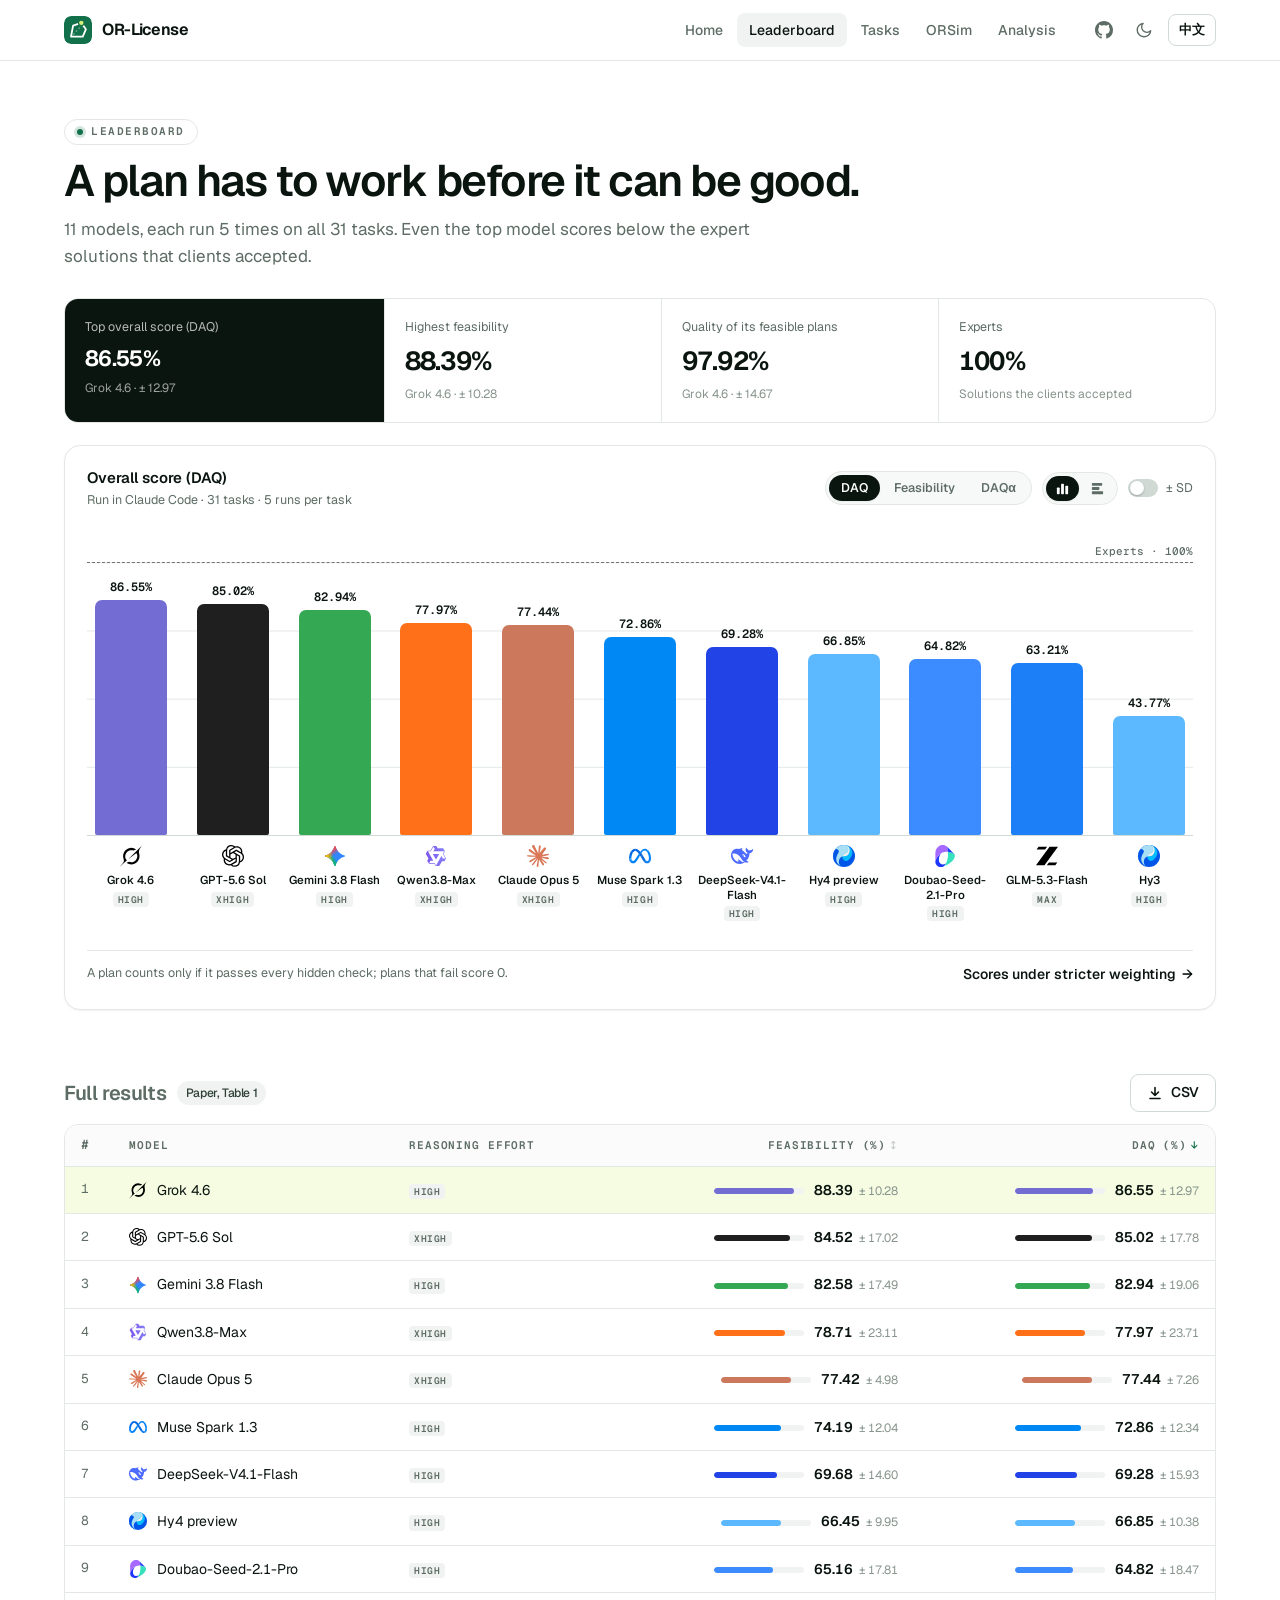
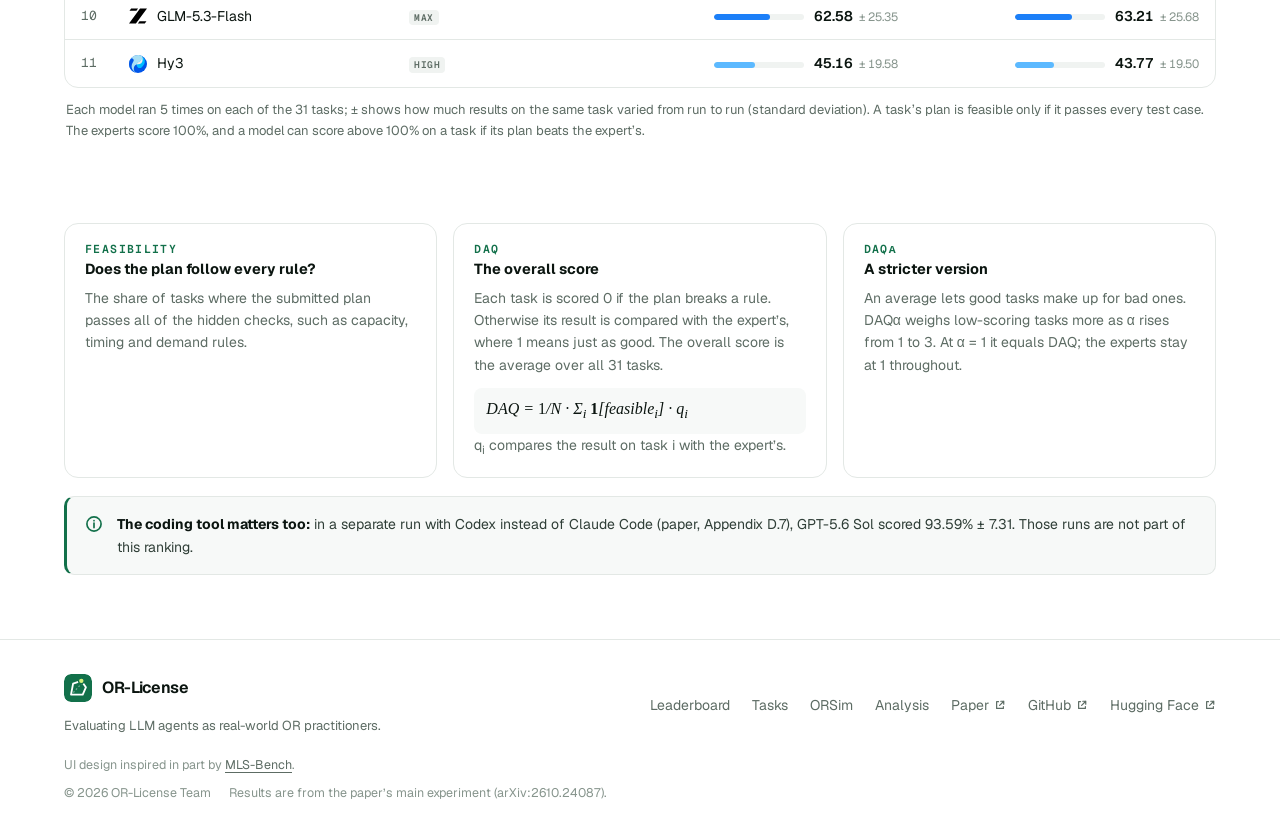
<file: results.html>
<!doctype html>
<html lang="en">
<head>
<meta charset="utf-8">
<meta name="viewport" content="width=device-width,initial-scale=1">
<meta http-equiv="Content-Security-Policy" content="default-src &#39;self&#39;; style-src &#39;self&#39; &#39;unsafe-inline&#39;; script-src &#39;self&#39; &#39;unsafe-inline&#39;; img-src &#39;self&#39; data:; font-src &#39;self&#39;; connect-src &#39;self&#39;; form-action &#39;none&#39;; base-uri &#39;self&#39;; object-src &#39;none&#39;">
<meta http-equiv="refresh" content="0;url=leaderboard.html">
<meta name="robots" content="noindex">
<title>Leaderboard · OR-License</title>
<link rel="canonical" href="https://www.or-license.com/leaderboard.html">
<link rel="icon" href="assets/favicon.svg" type="image/svg+xml">
<script>location.replace((()=>{const h=location.hash,p={'#analysis-panel-performance':'#performance','#analysis-panel-research':'#research','#analysis-panel-information':'#information','#analysis-panel-failures':'#failures','#analysis-panel-strategies':'#strategies'};if(p[h])return 'analysis.html'+p[h];if(/^#(or-|strategy-)/.test(h))return 'analysis.html'+h.replace(/^#strategy-.*$/,'#strategies');return 'leaderboard.html';})())</script>
<style>body{max-width:40rem;margin:12vh auto;padding:24px;font:17px/1.6 system-ui,-apple-system,"Segoe UI",sans-serif;color:#0b1510;background:#fff}a{color:#12704a}@media (prefers-color-scheme:dark){body{color:#e8f0eb;background:#08100c}a{color:#4fca8e}}</style>
</head>
<body>
<h1>Leaderboard</h1>
<p>This page has moved to <a href="leaderboard.html">Leaderboard</a>.</p>
<p lang="zh-CN">此页面已移至 <a href="leaderboard.html">新地址</a>。</p>
</body>
</html>
</file>
<file: assets/site.css>
/* OR-License site styles. One stylesheet for every page; tokens first, then components. */

@font-face {
  font-family: "Geist";
  src: url("fonts/Geist-Variable.woff2") format("woff2");
  font-weight: 100 900;
  font-style: normal;
  font-display: swap;
}
@font-face {
  font-family: "Geist Mono";
  src: url("fonts/GeistMono-Variable.woff2") format("woff2");
  font-weight: 100 900;
  font-style: normal;
  font-display: swap;
}

:root {
  color-scheme: light;
  --font-sans: "Geist", ui-sans-serif, -apple-system, BlinkMacSystemFont, "Segoe UI", "PingFang SC", "Hiragino Sans GB", "Microsoft YaHei", "Noto Sans CJK SC", sans-serif;
  --font-mono: "Geist Mono", ui-monospace, SFMono-Regular, Menlo, Consolas, "PingFang SC", monospace;
  --font-math: "Iowan Old Style", "Palatino Linotype", Palatino, "Book Antiqua", Georgia, "Times New Roman", serif;

  --bg: #ffffff;
  --bg-band: #f7f9f8;
  --bg-muted: #f0f3f1;
  --bg-hover: #f3f5f4;
  --surface: #ffffff;
  --surface-2: #fafbfa;
  --fg: #0b1510;
  --fg-2: #2f3e37;
  --muted: #5d6c64;
  --subtle: #87958d;
  --border: #e3e8e5;
  --border-2: #d0d9d4;
  --brand: #12704a;
  --brand-2: #0b5a3a;
  --brand-soft: #e9f5ee;
  --brand-ink: #ffffff;
  --lime: #d5f17a;
  --lime-ink: #13241d;
  --warn: #b45309;
  --focus: #2563eb;
  --ref: #0b1510;
  --paper: #fffdf8;
  --schematic: #f3f6f4;

  --shadow-sm: 0 1px 2px rgba(15, 30, 22, .06);
  --shadow: 0 1px 2px rgba(15, 30, 22, .05), 0 10px 30px -14px rgba(15, 30, 22, .18);
  --shadow-lg: 0 2px 4px rgba(15, 30, 22, .04), 0 30px 70px -30px rgba(15, 30, 22, .32);

  --radius-sm: 6px;
  --radius: 10px;
  --radius-lg: 14px;
  --radius-xl: 20px;
  --container: 1152px;
  --narrow: 920px;
  --header-h: 60px;
  --ease: cubic-bezier(.2, .8, .2, 1);

  /* Creator colours as on Artificial Analysis; models from the same creator share one,
     so the line chart separates look-alike series with dash patterns. */
  --m-claude-opus-5: #cc785c;
  --m-deepseek-v4-1-flash: #2243e6;
  --m-doubao-seed-2-1-pro: #3c8bff;
  --m-gemini-3-8-flash: #34a853;
  --m-glm-5-3-flash: #1c7ff8;
  --m-gpt-5-6-sol: #1f1f1f;
  --m-grok-4-6: #736cd3;
  --m-hy3: #5cb9ff;
  --m-hy4-preview: #5cb9ff;
  --m-muse-spark-1-3: #0089f4;
  --m-qwen3-8-max: #ff7018;
}

html[data-theme="dark"] {
  color-scheme: dark;
  --bg: #08100c;
  --bg-band: #0c1511;
  --bg-muted: #121c17;
  --bg-hover: #13201a;
  --surface: #0e1713;
  --surface-2: #111b16;
  --fg: #e8f0eb;
  --fg-2: #c6d2cb;
  --muted: #98a89f;
  --subtle: #6d7d74;
  --border: #1d2a24;
  --border-2: #2b3b33;
  --brand: #4fca8e;
  --brand-2: #7fdcae;
  --brand-soft: #0f2a1d;
  --brand-ink: #04110a;
  --warn: #f59e0b;
  --focus: #93c5fd;
  --ref: #e8f0eb;
  --paper: #f4f1e9;
  --schematic: #eef2ef;
  --shadow-sm: 0 1px 2px rgba(0, 0, 0, .5);
  --shadow: 0 1px 2px rgba(0, 0, 0, .4), 0 14px 34px -16px rgba(0, 0, 0, .7);
  --shadow-lg: 0 2px 4px rgba(0, 0, 0, .35), 0 36px 80px -30px rgba(0, 0, 0, .8);
  scrollbar-color: #33463c var(--bg);
  /* Near-black and deep blue would vanish on the dark background. */
  --m-gpt-5-6-sol: #e6e6e6;
  --m-deepseek-v4-1-flash: #5571f7;
}

/* ---------- Base ---------- */
*, *::before, *::after { box-sizing: border-box; }
html {
  -webkit-text-size-adjust: 100%;
  scroll-behavior: smooth;
  scroll-padding-top: calc(var(--header-h) + 20px);
}
body {
  margin: 0;
  min-height: 100vh;
  display: flex;
  flex-direction: column;
  background: var(--bg);
  color: var(--fg);
  font: 16px/1.6 var(--font-sans);
  -webkit-font-smoothing: antialiased;
  -moz-osx-font-smoothing: grayscale;
  text-rendering: optimizeLegibility;
}
main { flex: 1; }
a { color: inherit; text-decoration: none; }
p { margin: 0 0 1em; }
h1, h2, h3, h4 { margin: 0; font-weight: 600; letter-spacing: -.02em; line-height: 1.2; }
img { max-width: 100%; height: auto; }
button, input, select { font: inherit; color: inherit; }
button { cursor: pointer; }
table { border-collapse: collapse; }
code, kbd, pre, samp { font-family: var(--font-mono); }
::selection { background: rgba(213, 241, 122, .75); color: #0b1510; }
:focus-visible { outline: 2px solid var(--focus); outline-offset: 3px; border-radius: 4px; }
[hidden] { display: none !important; }

.visually-hidden {
  position: absolute !important;
  width: 1px; height: 1px;
  padding: 0; margin: -1px;
  overflow: hidden; clip: rect(0 0 0 0);
  white-space: nowrap; border: 0;
}
.skip-link {
  position: absolute; left: 16px; top: -60px; z-index: 100;
  padding: 10px 16px; border-radius: var(--radius);
  background: var(--fg); color: var(--bg); font-weight: 600; font-size: 14px;
  transition: top .2s;
}
.skip-link:focus { top: 12px; }

.container { width: 100%; max-width: calc(var(--container) + 48px); margin: 0 auto; padding: 0 24px; }
.container.narrow { max-width: calc(var(--narrow) + 48px); }
.mono { font-family: var(--font-mono); }
.muted { color: var(--muted); }
.center { text-align: center; }
.tabular { font-variant-numeric: tabular-nums; }

/* ---------- Header ---------- */
.site-header {
  position: sticky; top: 0; z-index: 50;
  background: color-mix(in srgb, var(--bg) 82%, transparent);
  -webkit-backdrop-filter: saturate(1.6) blur(14px);
  backdrop-filter: saturate(1.6) blur(14px);
  border-bottom: 1px solid var(--border);
}
.header-inner { height: var(--header-h); display: flex; align-items: center; gap: 18px; }
.brand { display: inline-flex; align-items: center; gap: 10px; font-weight: 650; font-size: 16px; letter-spacing: -.02em; white-space: nowrap; }
.brand-mark { display: inline-flex; width: 28px; height: 28px; flex: none; }
.brand-mark svg { width: 100%; height: 100%; border-radius: 7px; }
.site-nav { display: flex; align-items: center; gap: 2px; margin-left: auto; }
.site-nav a {
  padding: 6px 12px; border-radius: 8px;
  font-size: 14px; font-weight: 500; color: var(--muted); white-space: nowrap;
  transition: color .15s, background-color .15s;
}
.site-nav a:hover { color: var(--fg); background: var(--bg-hover); }
.site-nav a[aria-current="page"] { color: var(--fg); background: var(--bg-muted); }
.header-actions { display: flex; align-items: center; gap: 4px; }
.header-controls { display: flex; align-items: center; gap: 6px; }
.icon-btn {
  display: inline-grid; place-items: center;
  width: 36px; height: 36px; padding: 0;
  border: 1px solid transparent; border-radius: 8px;
  background: transparent; color: var(--muted);
  transition: color .15s, background-color .15s, border-color .15s;
}
.icon-btn:hover { color: var(--fg); background: var(--bg-hover); }
.icon-btn svg { width: 18px; height: 18px; }
.theme-toggle .theme-icon-sun { display: none; }
html[data-theme="dark"] .theme-toggle .theme-icon-moon { display: none; }
html[data-theme="dark"] .theme-toggle .theme-icon-sun { display: block; }
.theme-label { position: absolute; width: 1px; height: 1px; overflow: hidden; clip: rect(0 0 0 0); white-space: nowrap; }
.language-toggle {
  height: 32px; min-width: 44px; padding: 0 10px;
  border: 1px solid var(--border-2); border-radius: 8px;
  background: var(--surface); color: var(--fg);
  font: 600 12.5px/1 var(--font-sans); letter-spacing: .02em;
  transition: border-color .15s, background-color .15s;
}
.language-toggle:hover { border-color: var(--brand); background: var(--bg-hover); }

/* ---------- Footer ---------- */
.site-footer { margin-top: auto; border-top: 1px solid var(--border); background: var(--bg); }
.footer-inner { display: flex; flex-wrap: wrap; align-items: center; justify-content: space-between; gap: 18px 32px; padding-top: 34px; padding-bottom: 18px; }
.footer-brand p { margin: 6px 0 0; font-size: 13px; color: var(--muted); }
.footer-links { display: flex; flex-wrap: wrap; gap: 6px 22px; font-size: 14px; }
.footer-links a { display: inline-flex; align-items: center; gap: 5px; color: var(--muted); transition: color .15s; }
.footer-links a:hover { color: var(--fg); }
.footer-links svg { width: 12px; height: 12px; }
.footer-meta { display: flex; flex-wrap: wrap; gap: 4px 18px; padding-bottom: 30px; font-size: 12.5px; color: var(--subtle); }
.footer-credit { flex-basis: 100%; margin-bottom: 4px; }
.footer-credit a { color: var(--muted); text-decoration: underline; text-underline-offset: 3px; }
.footer-credit a:hover { color: var(--fg); }

/* ---------- Shared building blocks ---------- */
.section { padding-block: 88px; }
.section.tight { padding-block: 64px; }
.section.ruled { border-top: 1px solid var(--border); }
.band { background: var(--bg-band); border-block: 1px solid var(--border); }
.section-header { max-width: 780px; margin: 0 auto 40px; text-align: center; }
.section-header.left { margin-left: 0; text-align: left; }
.section-header h2 {
  margin: 14px 0 12px;
  font-size: clamp(26px, 3vw, 34px); line-height: 1.15; letter-spacing: -.028em;
  text-wrap: balance;
}
.section-header p { margin: 0 auto; max-width: 700px; color: var(--muted); font-size: 16px; text-wrap: pretty; }
.section-header.left p { margin-left: 0; }
.pill {
  display: inline-flex; align-items: center; gap: 8px;
  padding: 5px 12px; border: 1px solid var(--border); border-radius: 999px;
  background: var(--surface); color: var(--muted);
  font: 600 11px/1.2 var(--font-mono); letter-spacing: .14em; text-transform: uppercase;
}
.pill::before { content: ""; width: 6px; height: 6px; border-radius: 50%; background: var(--brand); box-shadow: 0 0 0 3px color-mix(in srgb, var(--brand) 18%, transparent); }
.kicker { display: block; color: var(--brand); font: 600 11.5px/1.3 var(--font-mono); letter-spacing: .12em; text-transform: uppercase; }
.link-arrow { display: inline-flex; align-items: center; gap: 6px; font-weight: 550; font-size: 14px; color: var(--fg); border-bottom: 1px solid transparent; transition: border-color .15s, color .15s; }
.link-arrow:hover { color: var(--brand); border-color: currentColor; }
.link-arrow span[aria-hidden] { transition: transform .2s var(--ease); }
.link-arrow:hover span[aria-hidden] { transform: translateX(3px); }
.card { background: var(--surface); border: 1px solid var(--border); border-radius: var(--radius-lg); box-shadow: var(--shadow-sm); }
.chip {
  display: inline-flex; align-items: center; gap: 5px;
  padding: 2px 8px; border: 1px solid var(--border-2); border-radius: 999px;
  background: var(--surface); color: var(--fg-2);
  font-size: 12px; font-weight: 500; line-height: 1.5; white-space: nowrap;
}
.chip.soft { border-color: transparent; background: var(--bg-muted); }
.chip.code { font-family: var(--font-mono); font-size: 11px; letter-spacing: .02em; }
.tag-effort {
  display: inline-flex; align-items: center; padding: 1px 5px; border-radius: 4px;
  background: var(--bg-muted); color: var(--muted);
  font: 600 9.5px/1.4 var(--font-mono); letter-spacing: .06em; text-transform: uppercase;
}
.btn {
  display: inline-flex; align-items: center; justify-content: center; gap: 8px;
  min-height: 38px; padding: 0 16px; border: 1px solid var(--border-2); border-radius: 9px;
  background: var(--surface); color: var(--fg); font-size: 14px; font-weight: 550;
  transition: background-color .15s, border-color .15s, color .15s, transform .15s;
}
.btn:hover { background: var(--bg-hover); border-color: var(--subtle); }
.btn:active { transform: translateY(1px); }
.btn.primary { background: var(--fg); color: var(--bg); border-color: var(--fg); }
.btn.primary:hover { background: var(--fg-2); border-color: var(--fg-2); }
.btn.brand { background: var(--brand); color: var(--brand-ink); border-color: var(--brand); }
.btn.brand:hover { background: var(--brand-2); border-color: var(--brand-2); }
.btn[disabled] { opacity: .45; cursor: default; transform: none; }
.btn svg { width: 16px; height: 16px; }
.segmented {
  display: inline-flex; padding: 3px; gap: 2px;
  border: 1px solid var(--border); border-radius: 999px; background: var(--bg-band);
}
.segmented button {
  border: 0; background: transparent; color: var(--muted);
  padding: 5px 12px; border-radius: 999px;
  font-size: 12.5px; font-weight: 550; line-height: 1.3; white-space: nowrap;
  transition: background-color .2s, color .2s, box-shadow .2s;
}
.segmented button:hover { color: var(--fg); }
.segmented button[aria-pressed="true"] { background: var(--fg); color: var(--bg); box-shadow: var(--shadow-sm); }
.segmented button:has(> svg:only-child) { display: inline-grid; place-items: center; padding: 5px 9px; }
.segmented svg { display: block; width: 15px; height: 15px; }
.toggle-check { display: inline-flex; align-items: center; gap: 8px; font-size: 12.5px; color: var(--muted); cursor: pointer; user-select: none; }
.toggle-check input { appearance: none; width: 30px; height: 18px; margin: 0; border-radius: 999px; background: var(--border-2); position: relative; cursor: pointer; transition: background-color .2s; }
.toggle-check input::after { content: ""; position: absolute; top: 2px; left: 2px; width: 14px; height: 14px; border-radius: 50%; background: #fff; box-shadow: 0 1px 2px rgba(0,0,0,.25); transition: transform .2s var(--ease); }
.toggle-check input:checked { background: var(--brand); }
.toggle-check input:checked::after { transform: translateX(12px); }

/* ---------- Hero ---------- */
.hero { position: relative; padding: 64px 0 24px; text-align: center; overflow: hidden; }
.hero::before {
  content: ""; position: absolute; inset: -40% 0 auto; height: 760px; z-index: -1;
  background:
    radial-gradient(40% 50% at 50% 30%, color-mix(in srgb, var(--brand) 12%, transparent), transparent 70%),
    radial-gradient(30% 40% at 78% 20%, rgba(213, 241, 122, .18), transparent 70%);
  pointer-events: none;
}
.hero-pill {
  display: inline-flex; align-items: center; gap: 10px;
  padding: 5px 6px 5px 12px; border: 1px solid var(--border); border-radius: 999px;
  background: var(--surface); box-shadow: var(--shadow-sm);
  font-size: 13px; color: var(--muted); transition: border-color .15s, color .15s;
}
.hero-pill:hover { border-color: var(--border-2); color: var(--fg); }
.hero-pill b { color: var(--fg); font-weight: 600; }
.hero-pill .arrow { display: inline-grid; place-items: center; width: 22px; height: 22px; border-radius: 50%; background: var(--bg-muted); font-size: 12px; }
.hero-title {
  max-width: 1000px; margin: 22px auto 18px;
  font-size: clamp(32px, 4.7vw, 54px); line-height: 1.07; letter-spacing: -.038em; font-weight: 650;
  text-wrap: balance;
}
.hero-title .hero-name { color: var(--brand); }
.hero-question { max-width: 720px; margin: 0 auto; font-size: clamp(17px, 1.6vw, 20px); line-height: 1.55; color: var(--muted); text-wrap: balance; }
.badges { display: flex; flex-wrap: wrap; justify-content: center; gap: 10px; margin-top: 28px; }
.badge {
  display: inline-flex; align-items: center; gap: 8px;
  height: 36px; padding: 0 15px; border-radius: 8px;
  color: #fff; font: 650 12px/1 var(--font-sans); letter-spacing: .08em; text-transform: uppercase;
  transition: transform .15s var(--ease), box-shadow .15s, filter .15s;
}
.badge:hover { transform: translateY(-1px); box-shadow: var(--shadow); filter: brightness(1.06); }
.badge svg { width: 18px; height: 18px; flex: none; }
.badge-github { background: #18181b; }
.badge-hf { background: #ffd21e; color: #2a2200; }
.badge-arxiv { background: #b31b1b; }
.badge-cite { background: var(--surface); color: var(--fg); box-shadow: inset 0 0 0 1px var(--border-2); }
html[data-theme="dark"] .badge-github { background: #232326; box-shadow: inset 0 0 0 1px #3a3a40; }
.hero-art {
  position: relative; max-width: 1120px; margin: 44px auto 0;
  border: 1px solid var(--border); border-radius: var(--radius-xl);
  overflow: hidden; background: var(--desk, #f3f4ef); box-shadow: var(--shadow-lg);
  aspect-ratio: 1200 / 640;
}
.hero-art svg { display: block; width: 100%; height: 100%; }
.hero-lead { max-width: 780px; margin: 38px auto 0; color: var(--fg-2); font-size: 17px; line-height: 1.7; text-wrap: pretty; }
.hero-stats {
  display: grid; grid-template-columns: repeat(4, 1fr);
  max-width: 900px; margin: 34px auto 0; padding: 0;
  border: 1px solid var(--border); border-radius: var(--radius-lg); background: var(--surface); box-shadow: var(--shadow-sm);
  text-align: left;
}
.hero-stats div { padding: 18px 22px; }
.hero-stats div + div { border-left: 1px solid var(--border); }
.hero-stats dt { font-size: 13px; color: var(--muted); }
.hero-stats dd { margin: 2px 0 0; font-size: 28px; font-weight: 600; letter-spacing: -.03em; font-variant-numeric: tabular-nums; }

/* Hero illustration: authored as inline SVG so it follows theme and motion settings. */
.hero-art { --desk: #f2f3ee; }
html[data-theme="dark"] .hero-art { --desk: #0d1511; }
.art-desk-dots { fill: #d9ded6; }
html[data-theme="dark"] .art-desk-dots { fill: #1d2b24; }
.art-paper { fill: var(--paper); stroke: #e4dfd2; stroke-width: 1; }
html[data-theme="dark"] .art-paper { stroke: #cfc9bb; }
.art-shadow { fill: rgba(28, 40, 33, .16); }
html[data-theme="dark"] .art-shadow { fill: rgba(0, 0, 0, .55); }
.art-ink { fill: #24322b; }
.art-ink-2 { fill: #5d6a63; }
.art-stroke { stroke: #24322b; fill: none; }
.art-math { font-family: var(--font-math); font-style: italic; }
.art-label { font-family: var(--font-mono); font-weight: 600; letter-spacing: .12em; }
.art-bubble { fill: #ffffff; stroke: #d9dfda; }
html[data-theme="dark"] .art-bubble { fill: #16221c; stroke: #2e3f36; }
.art-bubble-text { fill: #24322b; }
html[data-theme="dark"] .art-bubble-text { fill: #dce7e0; }
.art-bubble.client { fill: #e8f5ee; stroke: #bfe0cd; }
html[data-theme="dark"] .art-bubble.client { fill: #133022; stroke: #24543c; }
.art-desk { fill: var(--desk); }
.art-hand { font-family: "Bradley Hand", "Segoe Print", "Chalkboard SE", "Comic Sans MS", cursive; }
.art-zh { display: none; }
html[lang="zh-CN"] .art-zh { display: inline; }
html[lang="zh-CN"] .art-en { display: none; }
html[lang="zh-CN"] .art-hand { font-family: "Kaiti SC", STKaiti, KaiTi, "Bradley Hand", cursive; }
.art-title-text { font-family: var(--font-sans); font-weight: 750; letter-spacing: -.045em; }
.art-title-rim { stroke: #f2fff7; }
html[data-theme="dark"] .art-title-rim { stroke: #163626; }
.art-layer { transform: translate(calc(var(--px, 0) * var(--depth, 0) * 1px), calc(var(--py, 0) * var(--depth, 0) * 1px)); transition: transform .9s var(--ease); }
.art-card { transform-box: fill-box; transform-origin: center; }
.js .art-card { opacity: 0; animation: art-in .9s var(--ease) forwards; animation-delay: calc(var(--i, 0) * 70ms + 120ms); }
.hero-art.is-offscreen .art-flow, .hero-art.is-offscreen .art-float, .hero-art.is-offscreen .art-pulse { animation-play-state: paused; }
.art-grow { transform-box: fill-box; transform-origin: left center; animation: art-grow 1.1s var(--ease) both; animation-delay: calc(var(--i, 0) * 90ms + 700ms); }
.art-flow { stroke-dasharray: 6 6; animation: art-flow 1.6s linear infinite; }
.art-float { transform-box: fill-box; transform-origin: center; animation: art-float 6s ease-in-out infinite; }
.art-float.alt { animation-duration: 7.5s; animation-delay: -2s; }
.art-pulse { transform-box: fill-box; transform-origin: center; animation: art-pulse 2.4s ease-in-out infinite; }
@keyframes art-in { from { opacity: 0; transform: translateY(18px) scale(.98); } to { opacity: 1; transform: none; } }
@keyframes art-grow { from { transform: scaleX(0); } to { transform: scaleX(1); } }
@keyframes art-flow { to { stroke-dashoffset: -24; } }
@keyframes art-float { 0%, 100% { transform: translateY(0); } 50% { transform: translateY(-5px); } }
@keyframes art-pulse { 0%, 100% { transform: scale(1); opacity: 1; } 50% { transform: scale(1.18); opacity: .75; } }

/* ---------- Marquees ---------- */
.marquee-stack { display: grid; gap: 14px; }
.marquee {
  position: relative; overflow: hidden;
  -webkit-mask-image: linear-gradient(90deg, transparent, #000 7%, #000 93%, transparent);
  mask-image: linear-gradient(90deg, transparent, #000 7%, #000 93%, transparent);
}
.marquee-track { display: flex; gap: 14px; width: max-content; padding: 6px 0 10px; animation: marquee var(--duration, 70s) linear infinite; }
.marquee[data-direction="reverse"] .marquee-track { animation-direction: reverse; }
.marquee:hover .marquee-track, .marquee:focus-within .marquee-track, .marquees-paused .marquee-track { animation-play-state: paused; }
@keyframes marquee { to { transform: translateX(calc(-50% - 7px)); } }
.marquee-controls { display: flex; justify-content: center; margin-top: 14px; }
.marquee-toggle { display: inline-flex; align-items: center; gap: 7px; padding: 5px 12px; border: 1px solid var(--border); border-radius: 999px; background: var(--surface); color: var(--muted); font-size: 12.5px; }
.marquee-toggle:hover { color: var(--fg); border-color: var(--border-2); }
.marquee-toggle svg { width: 12px; height: 12px; }
.marquee-toggle .icon-play { display: none; }
.marquees-paused .marquee-toggle .icon-play { display: block; }
.marquees-paused .marquee-toggle .icon-pause { display: none; }

.method-card {
  --tint: #12704a;
  display: grid; grid-template-columns: 46px 1fr; gap: 12px; align-items: start;
  width: 312px; padding: 13px 15px 13px 13px;
  background: var(--surface); border: 1px solid var(--border); border-radius: 12px;
  box-shadow: var(--shadow-sm); position: relative; overflow: hidden;
}
.method-card::before { content: ""; position: absolute; inset: 0 auto 0 0; width: 3px; background: var(--tint); }
.method-icon { display: grid; place-items: center; width: 46px; height: 46px; border-radius: 10px; color: var(--tint); background: color-mix(in srgb, var(--tint) 11%, var(--surface)); }
.method-icon svg { width: 30px; height: 30px; }
.method-head { display: flex; align-items: baseline; gap: 7px; }
.method-name { font-size: 14px; font-weight: 600; letter-spacing: -.01em; }
.method-year { font: 500 11px var(--font-mono); color: var(--subtle); }
.method-desc { margin: 3px 0 0; font-size: 12.5px; line-height: 1.45; color: var(--muted); }
.method-link { display: inline-flex; gap: 4px; margin-top: 7px; font: 550 11px/1.3 var(--font-mono); color: var(--brand); }
.method-link:hover { text-decoration: underline; text-underline-offset: 3px; }

.thumb-card {
  display: block; width: 252px; flex: none;
  border: 1px solid var(--border); border-radius: 12px; overflow: hidden;
  background: var(--schematic); box-shadow: var(--shadow-sm);
  transition: transform .25s var(--ease), box-shadow .25s, border-color .25s;
}
.thumb-card img { display: block; width: 100%; height: auto; aspect-ratio: 2 / 1; }
.thumb-card:hover { transform: translateY(-3px); box-shadow: var(--shadow); border-color: var(--border-2); }
.marquee-caption { max-width: 760px; margin: 28px auto 0; text-align: center; font-size: 14px; color: var(--muted); text-wrap: balance; }

/* ---------- Motivation figure ---------- */
.gaps { display: grid; grid-template-columns: repeat(3, 1fr); grid-template-rows: auto auto 1fr; column-gap: 20px; }
.gaps > .gap-col { display: grid; grid-row: span 3; grid-template-rows: subgrid; }
.gap-card { display: flex; flex-direction: column; }
.gap-card .gap-note { margin-top: auto; }
.gap-card, .fix-card { position: relative; padding: 22px; border-radius: var(--radius-lg); }
.gap-card { border: 1px dashed var(--border-2); background: var(--bg-band); color: var(--muted); }
.gap-card h3, .fix-card h3 { margin: 10px 0 8px; font-size: 18px; line-height: 1.3; color: var(--fg); letter-spacing: -.015em; }
.gap-card p { margin: 0; font-size: 14px; }
.panel-number { display: inline-flex; align-items: center; gap: 7px; font: 600 11px/1 var(--font-mono); letter-spacing: .12em; text-transform: uppercase; color: var(--subtle); }
.gap-x { display: inline-grid; place-items: center; width: 17px; height: 17px; border-radius: 50%; border: 1px solid currentColor; font-size: 11px; line-height: 1; }
.gap-diagram { display: flex; align-items: center; justify-content: center; gap: 10px; margin: 18px 0 14px; min-height: 52px; }
.gap-token { padding: 6px 10px; border: 1px solid var(--border-2); border-radius: 7px; background: var(--surface); font-size: 12px; line-height: 1.3; color: var(--fg-2); text-align: center; }
.gap-unknown { font: 600 22px/1 var(--font-mono); color: var(--warn); }
.gap-note { margin: 0; font-size: 13px; font-weight: 600; color: var(--warn); }
.gap-link { display: grid; place-items: center; height: 38px; color: var(--brand); }
.gap-link svg { width: 20px; height: 20px; }
.fix-card { flex: 1; display: flex; flex-direction: column; gap: 12px; border: 1px solid color-mix(in srgb, var(--brand) 32%, var(--border)); background: linear-gradient(180deg, var(--brand-soft), var(--surface) 70%); box-shadow: var(--shadow-sm); }
.fix-card .panel-number { color: var(--brand); }
.fix-card h3 { margin: 0; }
.fix-card p { margin: 0; font-size: 14px; color: var(--muted); }
.fix-strip { padding: 9px 12px; border-radius: 9px; background: var(--surface); border: 1px solid var(--border); font-size: 13px; font-weight: 600; text-align: center; }
.fix-strip.dark { background: var(--fg); color: var(--bg); border-color: var(--fg); }
.fix-fields { display: flex; flex-wrap: wrap; gap: 6px; }
.fix-bottom { margin-top: auto !important; font-size: 13px !important; font-weight: 600; color: var(--brand) !important; }
.dialogue { display: grid; gap: 8px; }
.dialogue p { position: relative; margin: 0; padding: 9px 12px; border-radius: 12px; font-size: 13px; line-height: 1.4; max-width: 88%; }
.dialogue .ask { justify-self: start; background: var(--surface); border: 1px solid var(--border); border-bottom-left-radius: 4px; color: var(--fg-2); }
.dialogue .reply { justify-self: end; background: var(--brand); color: var(--brand-ink); border-bottom-right-radius: 4px; }
.flow-row { display: flex; align-items: center; justify-content: space-between; gap: 6px; }
.flow-node { display: grid; justify-items: center; gap: 4px; font-size: 12px; font-weight: 600; color: var(--fg-2); }
.flow-node svg { width: 30px; height: 30px; color: var(--brand); }
.flow-arrow { color: var(--subtle); }
.figure-caption { margin: 22px auto 0; max-width: 820px; text-align: center; font-size: 13.5px; color: var(--muted); }
.figure-caption strong { color: var(--fg-2); }
.principles { display: grid; grid-template-columns: repeat(3, 1fr); gap: 20px; margin-top: 40px; }
.principle { padding-top: 18px; border-top: 2px solid var(--brand); }
.principle .idx { font: 500 12px var(--font-mono); color: var(--brand); }
.principle h3 { margin: 10px 0 6px; font-size: 17px; }
.principle p { margin: 0; font-size: 14.5px; color: var(--muted); }

/* ---------- Leaderboard chart (HTML bars, progressively enhanced) ---------- */
.chart-card { padding: 20px 22px 22px; border: 1px solid var(--border); border-radius: 16px; background: var(--surface); box-shadow: var(--shadow-sm); }
.chart-toolbar { display: flex; flex-wrap: wrap; align-items: center; justify-content: space-between; gap: 12px 16px; margin-bottom: 8px; }
.chart-toolbar .controls { display: flex; flex-wrap: wrap; align-items: center; gap: 10px; }
.chart-title { font-size: 15px; font-weight: 600; }
.chart-sub { font-size: 12.5px; color: var(--muted); }
.lb { --max: 110; --n: 11; position: relative; }
.lb-plot { position: relative; }
.lb-bars { list-style: none; margin: 0; padding: 0; }
.lb-item { position: relative; }
.lb-name { font-weight: 550; }
.lb-dot { display: inline-block; width: 8px; height: 8px; border-radius: 50%; background: var(--c); flex: none; }
.model-logo { display: block; flex: none; width: 18px; height: 18px; }
html[data-theme="dark"] .model-logo.is-mono { filter: invert(1); }
.lb-bar-wrap { position: relative; }
.lb-bar { position: absolute; background: var(--c); transition: height .7s var(--ease), width .7s var(--ease); }
.lb-value { position: absolute; font: 600 12px/1 var(--font-mono); color: var(--fg); white-space: nowrap; transition: bottom .7s var(--ease), left .7s var(--ease); font-variant-numeric: tabular-nums; }
.lb-err { position: absolute; pointer-events: none; opacity: .55; transition: all .7s var(--ease); }
.lb-err::before, .lb-err::after { content: ""; position: absolute; background: currentColor; }
.lb:not(.show-err) .lb-err { opacity: 0; }
.lb-ref-label { position: absolute; font: 500 11px/1 var(--font-mono); color: var(--muted); white-space: nowrap; }

.lb[data-layout="columns"] { padding-bottom: 100px; }
.lb[data-layout="columns"] .lb-plot { height: 300px; margin-top: 26px; border-bottom: 1px solid var(--border-2);
  background-image: linear-gradient(var(--border) 1px, transparent 1px);
  background-size: 100% calc(25 / var(--max) * 300px * 1);
  background-position: 0 100%;
}
.lb[data-layout="columns"] .lb-plot::before {
  content: ""; position: absolute; left: 0; right: 0; bottom: calc(100 / var(--max) * 100%);
  border-top: 1.5px dashed var(--ref); opacity: .55; z-index: 1;
}
.lb[data-layout="columns"] .lb-ref-label { right: 0; bottom: calc(100 / var(--max) * 100% + 6px); }
.lb[data-layout="columns"] .lb-bars { position: absolute; inset: 0; display: grid; grid-template-columns: repeat(var(--n), minmax(0, 1fr)); gap: clamp(4px, 1.2vw, 14px); }
.lb[data-layout="columns"] .lb-item { height: 100%; }
.lb[data-layout="columns"] .lb-bar-wrap { position: absolute; inset: 0; }
.lb[data-layout="columns"] .lb-bar { left: 9%; right: 9%; bottom: 0; height: calc(var(--v) / var(--max) * 100%); border-radius: 7px 7px 2px 2px; }
.lb[data-layout="columns"] .lb-value { left: 0; right: 0; text-align: center; bottom: calc(var(--v) / var(--max) * 100% + 7px); }
.lb.show-err[data-layout="columns"] .lb-value { bottom: calc((var(--v) + var(--e)) / var(--max) * 100% + 7px); }
.lb[data-layout="columns"] .lb-err { left: 50%; width: 1.5px; margin-left: -.75px; background: var(--fg); color: var(--fg); bottom: calc((var(--v) - var(--e)) / var(--max) * 100%); height: calc(2 * var(--e) / var(--max) * 100%); }
.lb[data-layout="columns"] .lb-err::before, .lb[data-layout="columns"] .lb-err::after { left: -4px; width: 9.5px; height: 1.5px; }
.lb[data-layout="columns"] .lb-err::before { top: 0; }
.lb[data-layout="columns"] .lb-err::after { bottom: 0; }
.lb[data-layout="columns"] .lb-label { position: absolute; top: calc(100% + 10px); left: -6px; right: -6px; display: flex; flex-direction: column; align-items: center; gap: 4px; text-align: center; font-size: 11.5px; line-height: 1.25; }
.lb[data-layout="columns"] .lb-label .model-logo { width: 22px; height: 22px; margin-bottom: 2px; }
.lb[data-layout="columns"] .lb-name { overflow-wrap: break-word; }

.lb[data-layout="rows"] .lb-plot { margin-top: 18px; }
.lb[data-layout="rows"] .lb-ref-label { position: static; display: block; text-align: right; margin-bottom: 6px; }
.lb[data-layout="rows"] .lb-bars { display: flex; flex-direction: column; gap: 9px; }
.lb[data-layout="rows"] .lb-item { display: grid; grid-template-columns: minmax(140px, 230px) minmax(0, 1fr); align-items: center; gap: 14px; }
.lb[data-layout="rows"] .lb-label { display: flex; align-items: center; gap: 8px; font-size: 13px; min-width: 0; }
.lb[data-layout="rows"] .lb-name { overflow: hidden; text-overflow: ellipsis; white-space: nowrap; }
.lb[data-layout="rows"] .lb-bar-wrap { height: 22px; margin-right: 54px; }
.lb[data-layout="rows"] .lb-bar-wrap::after { content: ""; position: absolute; top: -6px; bottom: -6px; left: calc(100 / var(--max) * 100%); border-left: 1.5px dashed var(--ref); opacity: .5; }
.lb[data-layout="rows"] .lb-bar { left: 0; top: 0; bottom: 0; width: calc(var(--v) / var(--max) * 100%); border-radius: 2px 6px 6px 2px; }
.lb[data-layout="rows"] .lb-value { top: 50%; transform: translateY(-50%); left: calc(var(--v) / var(--max) * 100% + 8px); }
.lb.show-err[data-layout="rows"] .lb-value { left: calc((var(--v) + var(--e)) / var(--max) * 100% + 8px); }
.lb[data-layout="rows"] .lb-err { top: 50%; height: 1.5px; margin-top: -.75px; background: var(--fg); color: var(--fg); left: calc((var(--v) - var(--e)) / var(--max) * 100%); width: calc(2 * var(--e) / var(--max) * 100%); }
.lb[data-layout="rows"] .lb-err::before, .lb[data-layout="rows"] .lb-err::after { top: -4px; height: 9.5px; width: 1.5px; }
.lb[data-layout="rows"] .lb-err::before { left: 0; }
.lb[data-layout="rows"] .lb-err::after { right: 0; }
.lb-foot { display: flex; flex-wrap: wrap; justify-content: space-between; gap: 8px 20px; margin-top: 14px; padding-top: 12px; border-top: 1px solid var(--border); font-size: 12.5px; color: var(--muted); }
.alpha-control { display: flex; align-items: center; gap: 14px; flex-wrap: wrap; margin: 14px 0 4px; padding: 12px 14px; border: 1px solid var(--border); border-radius: 12px; background: var(--bg-band); }
.alpha-control label { font-size: 13px; font-weight: 550; }
.alpha-control output { min-width: 64px; font: 600 13px var(--font-mono); color: var(--brand); }
.alpha-control input[type="range"] { flex: 1; min-width: 180px; accent-color: var(--brand); }
.alpha-control .hint { flex-basis: 100%; margin: 0; font-size: 12px; color: var(--muted); }

/* ---------- Tables ---------- */
.table-wrap { overflow-x: auto; border: 1px solid var(--border); border-radius: var(--radius-lg); background: var(--surface); }
.data-table { width: 100%; font-size: 14px; font-variant-numeric: tabular-nums; }
.data-table th, .data-table td { padding: 12px 16px; text-align: right; border-bottom: 1px solid var(--border); white-space: nowrap; }
.data-table th:first-child, .data-table td:first-child, .data-table .left { text-align: left; }
.data-table thead th { position: sticky; top: 0; background: var(--surface-2); color: var(--muted); font: 600 11px/1.3 var(--font-mono); letter-spacing: .08em; text-transform: uppercase; }
.data-table tbody tr:last-child td { border-bottom: 0; }
.data-table tbody tr { transition: background-color .15s; }
.data-table tbody tr:hover { background: var(--bg-hover); }
.data-table .rank { width: 44px; color: var(--muted); font-family: var(--font-mono); font-size: 13px; }
.data-table .model-cell { display: flex; align-items: center; gap: 10px; }
.data-table .sd { margin-left: 6px; font-size: 12px; color: var(--subtle); }
.data-table .num { font-weight: 600; }
.data-table tr.is-best td { background: color-mix(in srgb, var(--lime) 22%, transparent); }
.data-table .inline-bar { display: inline-block; vertical-align: middle; width: 90px; height: 6px; margin-right: 10px; border-radius: 3px; background: var(--bg-muted); overflow: hidden; }
.data-table .inline-bar i { display: block; height: 100%; background: var(--c, var(--brand)); border-radius: 3px; }
.sort-btn { display: inline-flex; align-items: center; gap: 4px; padding: 0; border: 0; background: none; color: inherit; font: inherit; letter-spacing: inherit; text-transform: inherit; }
.sort-btn::after { content: "↕"; opacity: .35; font-size: 11px; }
th[aria-sort="descending"] .sort-btn::after { content: "↓"; opacity: 1; color: var(--brand); }
th[aria-sort="ascending"] .sort-btn::after { content: "↑"; opacity: 1; color: var(--brand); }
.table-note { margin: 12px 2px 0; font-size: 13px; color: var(--muted); }

/* ---------- Findings ---------- */
.findings-grid { display: grid; grid-template-columns: repeat(3, 1fr); gap: 18px; }
.finding { display: flex; flex-direction: column; padding: 22px; border: 1px solid var(--border); border-radius: var(--radius-lg); background: var(--surface); box-shadow: var(--shadow-sm); transition: border-color .2s, box-shadow .2s, transform .2s var(--ease); }
.finding:hover { border-color: var(--border-2); box-shadow: var(--shadow); transform: translateY(-2px); }
.finding-number { margin: 12px 0 2px; font-size: 38px; font-weight: 650; letter-spacing: -.04em; line-height: 1.05; font-variant-numeric: tabular-nums; }
.finding-number small { font-size: 18px; font-weight: 600; color: var(--muted); letter-spacing: -.01em; }
.finding h3 { margin: 6px 0 8px; font-size: 16.5px; line-height: 1.35; }
.finding p { margin: 0; font-size: 14px; color: var(--muted); }
.finding-viz { margin: 18px 0 16px; display: grid; gap: 7px; }
.finding .link-arrow { margin-top: auto; font-size: 13px; }
.mini-row { display: grid; grid-template-columns: 112px 1fr 44px; align-items: center; gap: 8px; font-size: 12px; }
.mini-row .lbl { display: flex; align-items: center; gap: 6px; min-width: 0; color: var(--muted); }
.mini-row .lbl span { overflow: hidden; text-overflow: ellipsis; white-space: nowrap; }
.mini-row .model-logo { width: 14px; height: 14px; }
.mini-row .val { text-align: right; font: 600 11.5px var(--font-mono); }
.mini-track { position: relative; height: 8px; border-radius: 4px; background: var(--bg-muted); }
.mini-track i { position: absolute; left: 0; top: 0; bottom: 0; border-radius: 4px; background: var(--c, var(--brand)); }
.mini-track.ref::after { content: ""; position: absolute; top: -3px; bottom: -3px; left: calc(var(--ref, 100) * 1%); border-left: 1.5px dashed var(--ref-color, var(--fg)); opacity: .6; }
.dot-strip { position: relative; height: 34px; margin: 6px 4px 0; }
.dot-strip::before { content: ""; position: absolute; left: 0; right: 0; top: 13px; height: 8px; border-radius: 4px; background: var(--bg-muted); }
.dot-strip .range { position: absolute; top: 13px; height: 8px; border-radius: 4px; background: color-mix(in srgb, var(--brand) 30%, transparent); }
.dot-strip .pt { position: absolute; top: 11px; width: 12px; height: 12px; margin-left: -6px; border-radius: 50%; background: var(--c); border: 2px solid var(--surface); box-shadow: 0 0 0 1px var(--border-2); }
.dot-axis { display: flex; justify-content: space-between; font: 500 10.5px var(--font-mono); color: var(--subtle); }

/* ---------- Industry grid ---------- */
.industry-head { display: flex; flex-wrap: wrap; align-items: baseline; justify-content: space-between; gap: 6px 24px; margin: 44px 0 16px; }
.industry-head h3 { margin: 0; font-size: 18px; letter-spacing: -.015em; }
.industry-head p { margin: 0; font-size: 13.5px; color: var(--muted); }
.industry-grid { display: grid; grid-template-columns: repeat(auto-fill, minmax(220px, 1fr)); gap: 12px; }
.industry-card {
  --tint: #12704a;
  display: flex; flex-direction: column; gap: 6px; min-height: 92px; padding: 14px 16px;
  border: 1px solid color-mix(in srgb, var(--tint) 22%, var(--border)); border-radius: 12px;
  background: color-mix(in srgb, var(--tint) 9%, var(--surface));
  transition: transform .2s var(--ease), box-shadow .2s, border-color .2s;
}
.industry-card:hover { transform: translateY(-2px); box-shadow: var(--shadow); border-color: color-mix(in srgb, var(--tint) 45%, var(--border)); }
.industry-name { font-size: 15px; font-weight: 600; letter-spacing: -.01em; }
.industry-meta { display: flex; align-items: center; justify-content: space-between; gap: 10px; margin-top: auto; }
.industry-count { white-space: nowrap; font: 600 10.5px var(--font-mono); letter-spacing: .1em; text-transform: uppercase; color: color-mix(in srgb, var(--tint) 70%, var(--fg)); }
.industry-ids { font: 500 11px var(--font-mono); color: var(--muted); }
html[data-theme="dark"] .industry-card { background: color-mix(in srgb, var(--tint) 13%, var(--surface)); }
html[data-theme="dark"] .industry-count { color: color-mix(in srgb, var(--tint) 55%, #fff); }

/* ---------- ORSim teaser & chat ---------- */
.split { display: grid; grid-template-columns: 1fr 1fr; gap: 48px; align-items: center; }
.split h2 { font-size: clamp(26px, 3vw, 34px); letter-spacing: -.028em; line-height: 1.15; margin: 14px 0 14px; text-wrap: balance; }
.split .lead { color: var(--muted); font-size: 16px; }
.check-list { list-style: none; margin: 20px 0 26px; padding: 0; display: grid; gap: 10px; }
.check-list li { display: grid; grid-template-columns: 22px 1fr; gap: 8px; font-size: 15px; }
.check-list li::before { content: ""; width: 18px; height: 18px; margin-top: 3px; border-radius: 50%; background: var(--brand-soft) url("data:image/svg+xml,%3Csvg xmlns='http://www.w3.org/2000/svg' viewBox='0 0 16 16'%3E%3Cpath d='m4 8.4 2.6 2.6L12 5.6' fill='none' stroke='%2312704a' stroke-width='2' stroke-linecap='round' stroke-linejoin='round'/%3E%3C/svg%3E") center / 12px no-repeat; }
html[data-theme="dark"] .check-list li::before { background-image: url("data:image/svg+xml,%3Csvg xmlns='http://www.w3.org/2000/svg' viewBox='0 0 16 16'%3E%3Cpath d='m4 8.4 2.6 2.6L12 5.6' fill='none' stroke='%234fca8e' stroke-width='2' stroke-linecap='round' stroke-linejoin='round'/%3E%3C/svg%3E"); }
.chat-card { padding: 18px; border: 1px solid var(--border); border-radius: 18px; background: var(--surface); box-shadow: var(--shadow); }
.chat-head { display: flex; align-items: center; justify-content: space-between; gap: 10px; padding-bottom: 12px; margin-bottom: 14px; border-bottom: 1px solid var(--border); font-size: 13px; color: var(--muted); }
.chat-head b { color: var(--fg); font-weight: 600; }
.chat-stamp { font: 600 10px var(--font-mono); letter-spacing: .12em; text-transform: uppercase; padding: 3px 8px; border-radius: 999px; background: var(--bg-muted); color: var(--muted); }
.chat { display: grid; gap: 10px; }
.msg { display: grid; grid-template-columns: 30px 1fr; gap: 10px; align-items: start; }
.msg .avatar { display: grid; place-items: center; width: 30px; height: 30px; border-radius: 50%; background: var(--bg-muted); font: 700 11px var(--font-mono); color: var(--fg-2); }
.msg.orsim .avatar { background: var(--fg); color: var(--lime); }
.msg .who { font-size: 12px; font-weight: 600; color: var(--muted); margin-bottom: 3px; }
.msg .bubble { padding: 10px 13px; border-radius: 4px 14px 14px 14px; background: var(--bg-band); border: 1px solid var(--border); font-size: 14px; line-height: 1.5; color: var(--fg-2); }
.msg.orsim .bubble { background: var(--brand-soft); border-color: color-mix(in srgb, var(--brand) 25%, var(--border)); }
.msg.boundary .bubble { border-style: dashed; }

/* ---------- CTA + citation ---------- */
.cta {
  display: flex; flex-wrap: wrap; align-items: center; justify-content: space-between; gap: 20px 40px;
  padding: 30px 32px; border-radius: var(--radius-xl);
  background: radial-gradient(120% 140% at 100% 0%, rgba(213, 241, 122, .35), transparent 50%), var(--fg);
  color: var(--bg);
}
.cta h2 { font-size: clamp(22px, 2.4vw, 28px); letter-spacing: -.025em; margin: 0 0 6px; }
.cta p { margin: 0; color: color-mix(in srgb, var(--bg) 72%, transparent); max-width: 620px; }
.cta .btn { background: var(--lime); color: var(--lime-ink); border-color: var(--lime); }
.cta .btn:hover { filter: brightness(1.05); background: var(--lime); }
html[data-theme="dark"] .cta { background: radial-gradient(120% 140% at 100% 0%, rgba(213, 241, 122, .18), transparent 50%), var(--surface-2); color: var(--fg); border: 1px solid var(--border); }
html[data-theme="dark"] .cta p { color: var(--muted); }
.cite-block { position: relative; border: 1px solid var(--border); border-radius: var(--radius-lg); background: var(--surface-2); overflow: hidden; }
.cite-head { display: flex; align-items: center; justify-content: space-between; gap: 12px; padding: 10px 12px 10px 16px; border-bottom: 1px solid var(--border); font: 600 11px var(--font-mono); letter-spacing: .1em; text-transform: uppercase; color: var(--muted); }
.cite-block pre { margin: 0; padding: 18px 20px; overflow-x: auto; font-size: 12.5px; line-height: 1.7; color: var(--fg-2); white-space: pre; }
.copy-btn { display: inline-flex; align-items: center; gap: 6px; height: 30px; padding: 0 11px; border: 1px solid var(--border-2); border-radius: 7px; background: var(--surface); color: var(--fg); font: 550 12.5px var(--font-sans); letter-spacing: 0; text-transform: none; }
.copy-btn:hover { background: var(--bg-hover); }
.copy-btn svg { width: 14px; height: 14px; }
.copy-btn .icon-check { display: none; color: var(--brand); }
.copy-btn.copied .icon-check { display: block; }
.copy-btn.copied .icon-copy { display: none; }
.authors { margin: 0 0 18px; font-size: 14.5px; line-height: 1.75; color: var(--fg-2); text-wrap: pretty; }

/* ---------- Page headers (inner pages) ---------- */
.page-head { padding: 56px 0 28px; }
.page-head h1 { margin: 12px 0 12px; font-size: clamp(32px, 4vw, 44px); letter-spacing: -.035em; line-height: 1.08; text-wrap: balance; }
.page-head .lead { max-width: 760px; margin: 0; font-size: 17px; color: var(--muted); text-wrap: pretty; }
.page-head .crumbs { font: 500 12px var(--font-mono); letter-spacing: .1em; text-transform: uppercase; color: var(--subtle); }

/* ---------- Leaderboard page ---------- */
.lb-summary { display: grid; grid-template-columns: 1.15fr repeat(3, 1fr); gap: 0; margin-bottom: 22px; border: 1px solid var(--border); border-radius: var(--radius-lg); overflow: hidden; background: var(--surface); }
.lb-summary > div { padding: 18px 20px; }
.lb-summary > div + div { border-left: 1px solid var(--border); }
.lb-summary .top { background: var(--fg); color: var(--bg); }
.lb-summary .top .lbl { color: color-mix(in srgb, var(--bg) 70%, transparent); }
.lb-summary .top b { font-size: 22px; }
.lb-summary .lbl { display: block; font-size: 12.5px; color: var(--muted); }
.lb-summary b { display: block; margin-top: 4px; font-size: 26px; font-weight: 650; letter-spacing: -.03em; font-variant-numeric: tabular-nums; }
.lb-summary small { display: block; margin-top: 2px; font-size: 12px; color: var(--subtle); }
.lb-summary .top small { color: color-mix(in srgb, var(--bg) 60%, transparent); }
html[data-theme="dark"] .lb-summary .top { background: var(--brand-soft); color: var(--fg); }
html[data-theme="dark"] .lb-summary .top .lbl, html[data-theme="dark"] .lb-summary .top small { color: var(--muted); }
.defs { display: grid; grid-template-columns: repeat(3, 1fr); gap: 16px; margin-top: 18px; }
.def { padding: 18px 20px; border: 1px solid var(--border); border-radius: var(--radius-lg); background: var(--surface); }
.def > b { display: block; font-size: 14.5px; margin-bottom: 6px; }
.def p { margin: 0; font-size: 14px; color: var(--muted); }
.formula { margin: 12px 0 0; padding: 10px 12px; border-radius: 8px; background: var(--bg-band); font: italic 16px/1.4 var(--font-math); color: var(--fg); overflow-x: auto; white-space: nowrap; }
.formula-note { margin: 8px 0 0; font-size: 12.5px; color: var(--muted); }
.callout { display: flex; gap: 14px; padding: 16px 18px; border: 1px solid var(--border); border-left: 3px solid var(--brand); border-radius: 10px; background: var(--bg-band); font-size: 14px; color: var(--fg-2); }
.callout b { color: var(--fg); }
.callout p { margin: 0; }
.callout svg { flex: none; width: 18px; height: 18px; margin-top: 2px; color: var(--brand); }

/* ---------- Tasks page ---------- */
.tasks-layout { display: grid; grid-template-columns: 236px minmax(0, 1fr); gap: 36px; align-items: start; padding-bottom: 80px; }
.filters { position: sticky; top: calc(var(--header-h) + 20px); display: grid; gap: 22px; max-height: calc(100vh - var(--header-h) - 40px); overflow-y: auto; padding-right: 4px; scrollbar-width: thin; }
.filter-group h2 { margin: 0 0 8px; padding: 0 10px; font: 600 11px/1.3 var(--font-mono); letter-spacing: .12em; text-transform: uppercase; color: var(--subtle); }
.filter-list { list-style: none; margin: 0; padding: 0; display: grid; gap: 1px; }
.filter-btn { display: flex; width: 100%; align-items: center; justify-content: space-between; gap: 10px; padding: 6px 10px; border: 0; border-radius: 8px; background: transparent; color: var(--muted); font-size: 13.5px; text-align: left; transition: background-color .15s, color .15s; }
.filter-btn:hover { background: var(--bg-hover); color: var(--fg); }
.filter-btn[aria-pressed="true"] { background: var(--bg-muted); color: var(--fg); font-weight: 600; }
.filter-btn .count { font: 500 11.5px var(--font-mono); color: var(--subtle); }
.filter-chips { display: flex; flex-wrap: wrap; gap: 6px; padding: 0 6px; }
.k-chip { padding: 4px 10px; border: 1px solid var(--border-2); border-radius: 999px; background: var(--surface); color: var(--muted); font: 550 12px/1.35 var(--font-sans); text-align: left; transition: all .15s; }
.k-chip:hover { color: var(--fg); border-color: var(--subtle); }
.k-chip[aria-pressed="true"] { background: var(--fg); color: var(--bg); border-color: var(--fg); }
.filter-help { margin: 8px 10px 0; font-size: 12px; line-height: 1.5; color: var(--subtle); }
.tasks-toolbar { display: flex; flex-wrap: wrap; align-items: center; gap: 10px 14px; margin-bottom: 14px; }
.search-box { position: relative; flex: 1; min-width: 220px; }
.search-box svg { position: absolute; left: 13px; top: 50%; width: 16px; height: 16px; margin-top: -8px; color: var(--subtle); pointer-events: none; }
.search-box input { width: 100%; height: 42px; padding: 0 14px 0 38px; border: 1px solid var(--border-2); border-radius: 10px; background: var(--surface); color: var(--fg); font-size: 14.5px; transition: border-color .15s, box-shadow .15s; }
.search-box input::placeholder { color: var(--subtle); }
.search-box input:focus { outline: none; border-color: var(--brand); box-shadow: 0 0 0 3px color-mix(in srgb, var(--brand) 18%, transparent); }
.tasks-status { display: flex; align-items: center; justify-content: space-between; gap: 12px; margin-bottom: 12px; font-size: 13px; color: var(--muted); }
.clear-btn { padding: 0; border: 0; background: none; color: var(--brand); font-size: 13px; font-weight: 550; }
.clear-btn:hover { text-decoration: underline; text-underline-offset: 3px; }
.task-list { list-style: none; margin: 0; padding: 0; display: grid; gap: 12px; }
.task-card { position: relative; border: 1px solid var(--border); border-radius: var(--radius-lg); background: var(--surface); transition: border-color .2s, box-shadow .2s, transform .2s var(--ease); }
.task-card:hover { border-color: var(--border-2); box-shadow: var(--shadow); }
.task-card:target { border-color: var(--brand); box-shadow: 0 0 0 3px color-mix(in srgb, var(--brand) 20%, transparent); }
.task-inner { display: grid; grid-template-columns: 196px minmax(0, 1.25fr) minmax(0, 1fr); gap: 20px; padding: 16px; }
.task-thumb { display: block; align-self: start; border: 1px solid var(--border); border-radius: 10px; overflow: hidden; background: var(--schematic); }
.task-thumb img { display: block; width: 100%; height: auto; aspect-ratio: 2 / 1; transition: transform .35s var(--ease); }
.task-card:hover .task-thumb img { transform: scale(1.03); }
.task-id { font: 600 11px var(--font-mono); letter-spacing: .12em; color: var(--brand); }
.task-title { margin: 4px 0 8px; font-size: 17px; line-height: 1.3; letter-spacing: -.015em; }
.task-title a { color: inherit; text-decoration: none; }
.task-title a:hover { color: var(--brand); text-decoration: underline; text-decoration-thickness: 1px; text-underline-offset: 3px; }
.task-chips { display: flex; flex-wrap: wrap; gap: 6px; margin-bottom: 10px; position: relative; z-index: 1; pointer-events: none; }
.task-summary { margin: 0; font-size: 14px; color: var(--muted); }
.task-side { display: grid; gap: 12px; align-content: start; font-size: 13px; }
.task-side h3, .dlg-section h3 { margin: 0 0 6px; font: 600 10.5px/1.3 var(--font-mono); letter-spacing: .12em; text-transform: uppercase; color: var(--subtle); }
.task-side .checks { display: flex; flex-wrap: wrap; gap: 5px; }
.task-side .checks span { padding: 2px 8px; border: 1px solid var(--border); border-radius: 6px; background: var(--bg-band); font-size: 12px; color: var(--fg-2); }
.task-side p { margin: 0; color: var(--fg-2); }
.tasks-view-cards .task-list { grid-template-columns: repeat(auto-fill, minmax(268px, 1fr)); gap: 16px; }
.tasks-view-cards .task-inner { grid-template-columns: 1fr; gap: 12px; padding: 12px 12px 16px; }
.tasks-view-cards .task-side { display: none; }
.tasks-view-cards .task-summary { display: -webkit-box; -webkit-line-clamp: 3; -webkit-box-orient: vertical; overflow: hidden; }
.tasks-view-cards .task-body { padding: 0 4px; }
.empty-state { padding: 48px 20px; text-align: center; border: 1px dashed var(--border-2); border-radius: var(--radius-lg); color: var(--muted); }
.k-key { margin-top: 26px; border: 1px solid var(--border); border-radius: var(--radius-lg); background: var(--surface); }
.k-key summary { padding: 14px 18px; font-size: 14px; font-weight: 600; cursor: pointer; }
.k-key .k-grid { display: grid; grid-template-columns: repeat(3, 1fr); gap: 10px 22px; padding: 0 18px 16px; font-size: 13.5px; color: var(--muted); }
.k-key .k-grid b { display: block; margin-bottom: 2px; color: var(--fg); }
.k-key .note { padding: 0 18px 16px; margin: 0; font-size: 12.5px; color: var(--subtle); }
.contribute-callout { display: flex; flex-wrap: wrap; align-items: center; justify-content: space-between; gap: 14px 28px; margin: 0 0 28px; padding: 18px 20px; border: 1px solid var(--border); border-left: 3px solid var(--brand); border-radius: 12px; background: var(--bg-band); }
.contribute-callout h2 { margin: 0 0 3px; font-size: 17px; letter-spacing: -.015em; }
.contribute-callout p { margin: 0; font-size: 14px; color: var(--muted); }

/* Task dialog */
.task-dialog { width: min(980px, calc(100vw - 32px)); max-height: calc(100vh - 48px); padding: 0; border: 1px solid var(--border); border-radius: 18px; background: var(--surface); color: var(--fg); box-shadow: var(--shadow-lg); overflow: hidden; }
.task-dialog::backdrop { background: rgba(6, 14, 10, .55); -webkit-backdrop-filter: blur(4px); backdrop-filter: blur(4px); }
.task-dialog[open] { animation: dlg-in .28s var(--ease); }
@keyframes dlg-in { from { opacity: 0; transform: translateY(12px) scale(.985); } to { opacity: 1; transform: none; } }
.dlg-shell { display: flex; flex-direction: column; max-height: calc(100vh - 48px); }
.dlg-head { display: flex; align-items: center; justify-content: space-between; gap: 12px; padding: 12px 14px 12px 22px; border-bottom: 1px solid var(--border); }
.dlg-head .task-id { font-size: 12px; }
.dlg-body { overflow-y: auto; padding: 22px; display: grid; grid-template-columns: minmax(0, 1.3fr) minmax(0, 1fr); gap: 26px; }
.dlg-figure { margin: 0; }
.dlg-figure a { display: block; border: 1px solid var(--border); border-radius: 12px; overflow: hidden; background: var(--schematic); }
.dlg-figure img { display: block; width: 100%; height: auto; aspect-ratio: 2 / 1; }
.dlg-figure figcaption { margin-top: 8px; font-size: 12px; color: var(--subtle); }
.dlg-title { margin: 0 0 10px; font-size: 24px; line-height: 1.2; letter-spacing: -.025em; }
.dlg-summary { margin: 0 0 18px; color: var(--fg-2); font-size: 15px; }
.dlg-section { margin-top: 18px; }
.dlg-section ul { margin: 0; padding-left: 18px; font-size: 14px; color: var(--fg-2); }
.dlg-section li + li { margin-top: 3px; }
.dlg-section p { margin: 0; font-size: 14px; color: var(--fg-2); }
.dlg-meta { display: grid; grid-template-columns: auto 1fr; gap: 8px 16px; margin: 0; font-size: 13.5px; }
.dlg-meta dt { color: var(--subtle); }
.dlg-meta dd { margin: 0; color: var(--fg-2); }
.dlg-foot { display: flex; align-items: center; justify-content: space-between; gap: 10px; padding: 12px 14px; border-top: 1px solid var(--border); background: var(--surface-2); }
.dlg-foot .nav-btns { display: flex; gap: 8px; }

/* ---------- ORSim page ---------- */
.demo-brief { display: grid; grid-template-columns: 1.3fr 1fr; gap: 0; margin-bottom: 18px; border: 1px solid var(--border); border-radius: var(--radius-lg); overflow: hidden; background: var(--surface); }
.demo-brief-copy { padding: 24px 26px; background: var(--fg); color: var(--bg); }
.demo-brief-copy h3 { margin: 8px 0 10px; font-size: 22px; letter-spacing: -.02em; }
.demo-brief-copy p { margin: 0; color: color-mix(in srgb, var(--bg) 78%, transparent); font-size: 15px; }
.demo-brief-copy .kicker { color: var(--lime); }
html[data-theme="dark"] .demo-brief-copy { background: var(--brand-soft); color: var(--fg); }
html[data-theme="dark"] .demo-brief-copy p { color: var(--fg-2); }
.demo-brief-meta { padding: 22px 24px; font-size: 13.5px; color: var(--muted); }
.demo-brief-meta p { margin: 0 0 10px; }
.demo-brief-meta b { display: block; color: var(--fg); margin-bottom: 2px; }
.demo-brief-meta a { color: var(--brand); text-decoration: underline; text-underline-offset: 3px; }
.demo-controls { display: flex; flex-wrap: wrap; align-items: center; justify-content: space-between; gap: 12px; margin-bottom: 12px; }
.demo-counter { margin: 0; font-size: 14px; font-weight: 600; }
.demo-actions { display: flex; flex-wrap: wrap; gap: 8px; }
.stepper { list-style: none; display: grid; grid-template-columns: repeat(7, minmax(0, 1fr)); gap: 6px; margin: 0 0 16px; padding: 0; }
.stepper button { width: 100%; display: grid; gap: 2px; padding: 9px 10px; border: 1px solid var(--border); border-radius: 10px; background: var(--surface); text-align: left; color: var(--muted); transition: all .2s; }
.stepper button strong { font: 600 12px var(--font-mono); color: var(--fg); }
.stepper button span { font-size: 11.5px; }
.stepper button:hover { border-color: var(--border-2); }
.stepper button[aria-current="step"] { border-color: var(--brand); background: var(--brand-soft); color: var(--fg); box-shadow: inset 0 -2px 0 var(--brand); }
.stepper button.is-past { color: var(--fg-2); }
.stepper button.is-past strong { color: var(--brand); }
.demo-turn { border: 1px solid var(--border); border-radius: var(--radius-lg); background: var(--surface); overflow: hidden; }
.demo-player.enhanced .demo-turn { box-shadow: var(--shadow); }
.demo-player:not(.enhanced) .demo-turn + .demo-turn, .demo-player.show-all .demo-turn + .demo-turn { margin-top: 14px; }
.demo-turn-head { display: flex; align-items: center; gap: 14px; padding: 16px 20px; border-bottom: 1px solid var(--border); }
.demo-turn-num { display: grid; place-items: center; width: 38px; height: 38px; border-radius: 10px; background: var(--bg-muted); font: 650 13px var(--font-mono); }
.demo-phase { margin: 0; font: 600 11px var(--font-mono); letter-spacing: .1em; text-transform: uppercase; color: var(--brand); }
.demo-turn-head h3 { margin: 2px 0 0; font-size: 18px; }
.demo-turn-body { display: grid; grid-template-columns: minmax(0, 1.45fr) minmax(0, 1fr); }
.demo-conversation { padding: 20px; display: grid; gap: 12px; align-content: start; }
.demo-lesson { margin: 4px 0 0; padding: 10px 12px; border-radius: 10px; background: var(--bg-band); font-size: 13.5px; color: var(--fg-2); }
.demo-lesson::before { content: "→ "; color: var(--brand); font-weight: 700; }
.demo-inspector { padding: 20px; border-left: 1px solid var(--border); background: var(--surface-2); }
.demo-inspector h4 { margin: 0; font-size: 14px; }
.demo-reader-note { margin: 3px 0 14px; font-size: 11.5px; color: var(--subtle); }
.demo-trace { list-style: none; margin: 0; padding: 0; display: grid; gap: 0; }
.demo-trace li { position: relative; padding: 0 0 14px 18px; border-left: 1px solid var(--border-2); margin-left: 4px; }
.demo-trace li:last-child { border-left-color: transparent; padding-bottom: 0; }
.demo-trace li::before { content: ""; position: absolute; left: -5px; top: 3px; width: 9px; height: 9px; border-radius: 50%; background: var(--surface); border: 2px solid var(--brand); }
.demo-trace-label { display: block; font: 600 10.5px var(--font-mono); letter-spacing: .08em; text-transform: uppercase; color: var(--subtle); }
.demo-trace strong { display: block; margin-top: 3px; font-size: 13.5px; }
.demo-trace p { margin: 2px 0 0; font-size: 13px; color: var(--muted); }
.demo-ids { display: inline-block; margin-top: 4px; padding: 2px 7px; border-radius: 5px; background: var(--fg); color: var(--lime); font: 600 11.5px var(--font-mono); }
html[data-theme="dark"] .demo-ids { background: #000; }
.demo-note { margin: 16px 0 0; font-size: 13px; color: var(--muted); }
.outcome { margin-top: 28px; padding: 24px; border: 1px solid var(--border); border-radius: var(--radius-xl); background: var(--surface); box-shadow: var(--shadow-sm); }
.outcome-top { display: flex; flex-wrap: wrap; justify-content: space-between; gap: 18px 30px; margin-bottom: 18px; }
.outcome-top h3 { margin: 6px 0 6px; font-size: 22px; letter-spacing: -.02em; }
.outcome-top p { margin: 0; color: var(--muted); max-width: 640px; font-size: 14.5px; }
.outcome-stat { text-align: right; }
.outcome-stat b { display: block; font-size: 36px; font-weight: 650; letter-spacing: -.04em; font-variant-numeric: tabular-nums; }
.outcome-stat span { font-size: 12.5px; color: var(--muted); }
.gantt { --label: 84px; position: relative; display: grid; gap: 10px; margin: 6px 0 14px; padding-top: 28px; }
.gantt-row { display: grid; grid-template-columns: var(--label) minmax(0, 1fr); align-items: center; }
.gantt-lane-label { font-size: 13px; font-weight: 600; color: var(--fg-2); }
.gantt-lane { position: relative; height: 44px; border-radius: 10px; background: var(--bg-band); border: 1px solid var(--border); }
.gantt-op { position: absolute; top: 5px; bottom: 5px; left: calc(var(--s) * 1% + 2px); width: calc(var(--d) * 1% - 4px); display: flex; flex-direction: column; justify-content: center; padding: 0 8px; border-radius: 7px; background: var(--c); color: #fff; font-size: 12px; font-weight: 600; line-height: 1.15; overflow: hidden; white-space: nowrap; box-shadow: inset 0 0 0 1px rgba(0,0,0,.06); }
.gantt-op small { font: 500 10px var(--font-mono); opacity: .85; }
.gantt-op.clean { background: repeating-linear-gradient(-45deg, color-mix(in srgb, var(--warn) 22%, var(--surface)) 0 6px, color-mix(in srgb, var(--warn) 10%, var(--surface)) 6px 12px); color: var(--warn); box-shadow: inset 0 0 0 1px color-mix(in srgb, var(--warn) 45%, transparent); }
.gantt-overlay { position: absolute; top: 0; bottom: 32px; left: var(--label); right: 0; pointer-events: none; }
.gantt-due { position: absolute; top: 0; bottom: 0; left: calc(var(--s) * 1%); width: 0; border-left: 1.5px dashed color-mix(in srgb, var(--fg) 55%, transparent); }
.gantt-due-label { position: absolute; top: 0; right: 4px; padding: 2px 7px; border-radius: 5px; background: var(--fg); color: var(--bg); font: 600 10.5px/1.4 var(--font-mono); white-space: nowrap; }
.gantt-axis { position: relative; height: 22px; margin-left: var(--label); font: 500 11px var(--font-mono); color: var(--subtle); }
.gantt-axis span { position: absolute; top: 4px; transform: translateX(-50%); }
.gantt-axis span:first-child { transform: none; }
.gantt-axis span:last-child { transform: translateX(-100%); }
.gantt-legend { display: flex; flex-wrap: wrap; gap: 8px 18px; margin-top: 6px; font-size: 12.5px; color: var(--muted); }
.gantt-legend i { display: inline-block; width: 10px; height: 10px; border-radius: 3px; margin-right: 6px; vertical-align: -1px; background: var(--c); }
.gantt-legend i.clean-swatch { background: repeating-linear-gradient(-45deg, color-mix(in srgb, var(--warn) 45%, var(--surface)) 0 3px, color-mix(in srgb, var(--warn) 14%, var(--surface)) 3px 6px); box-shadow: inset 0 0 0 1px color-mix(in srgb, var(--warn) 50%, transparent); }
.demo-cleaning { margin: 0 0 8px; font-size: 14px; color: var(--fg-2); }
.demo-eval-note { margin: 0; font-size: 12.5px; color: var(--subtle); }
.workflow { display: grid; grid-template-columns: minmax(0, .9fr) minmax(0, 1.1fr); gap: 24px; align-items: stretch; }
.steps { display: grid; gap: 8px; align-content: start; }
.step { display: flex; align-items: center; gap: 14px; width: 100%; padding: 16px 18px; border: 1px solid var(--border); border-radius: 12px; background: var(--surface); text-align: left; color: var(--muted); transition: all .2s; }
.step span { font: 600 12px var(--font-mono); color: var(--subtle); }
.step b { font-size: 16px; font-weight: 600; color: var(--fg-2); }
.step:hover { border-color: var(--border-2); }
.step[aria-selected="true"] { border-color: var(--brand); background: var(--brand-soft); }
.step[aria-selected="true"] span { color: var(--brand); }
.step[aria-selected="true"] b { color: var(--fg); }
.stage-detail { padding: 28px; border: 1px solid var(--border); border-radius: var(--radius-lg); background: var(--surface); box-shadow: var(--shadow-sm); }
.stage-detail .kicker { margin-bottom: 14px; }
.stage-detail h3 { font-size: 22px; letter-spacing: -.02em; margin: 0 0 12px; }
.stage-detail p { color: var(--fg-2); font-size: 15.5px; }
.stage-boundary { margin-top: 18px; padding: 12px 14px; border-left: 3px solid var(--brand); border-radius: 0 8px 8px 0; background: var(--bg-band); font-size: 14px; color: var(--muted); }

/* ---------- Analysis page ---------- */
.analysis-layout { display: grid; grid-template-columns: 210px minmax(0, 1fr); gap: 40px; align-items: start; padding-bottom: 80px; }
.toc { position: sticky; top: calc(var(--header-h) + 20px); }
.toc h2 { margin: 0 0 10px; padding-left: 12px; font: 600 11px var(--font-mono); letter-spacing: .12em; text-transform: uppercase; color: var(--subtle); }
.toc ol { list-style: none; margin: 0; padding: 0; display: grid; gap: 1px; border-left: 1px solid var(--border); }
.toc a { display: block; margin-left: -1px; padding: 6px 12px; border-left: 2px solid transparent; font-size: 13.5px; color: var(--muted); transition: color .15s, border-color .15s; }
.toc a:hover { color: var(--fg); }
.toc a[aria-current="true"] { color: var(--fg); font-weight: 600; border-left-color: var(--brand); }
.analysis-section { padding-top: 8px; }
.analysis-section + .analysis-section { margin-top: 56px; padding-top: 48px; border-top: 1px solid var(--border); }
.analysis-section > header { margin-bottom: 22px; }
.analysis-section > header h2 { margin: 8px 0 8px; font-size: clamp(24px, 2.6vw, 30px); letter-spacing: -.028em; }
.analysis-section > header p { margin: 0; max-width: 760px; color: var(--muted); }
.figure-card { margin: 0 0 22px; padding: 22px 22px 18px; border: 1px solid var(--border); border-radius: 16px; background: var(--surface); box-shadow: var(--shadow-sm); min-width: 0; }
.figure-card > figcaption { margin-bottom: 16px; }
.figure-card h3 { margin: 6px 0 6px; font-size: 19px; letter-spacing: -.02em; }
.figure-card .summary { margin: 0; max-width: 780px; font-size: 14px; color: var(--muted); }
.figure-note { margin: 14px 0 0; font-size: 12.5px; line-height: 1.6; color: var(--muted); }
.figure-note + .figure-note { margin-top: 6px; }
.figure-card details { margin-top: 14px; border-top: 1px solid var(--border); padding-top: 12px; }
.figure-card summary { width: fit-content; font-size: 13px; font-weight: 600; color: var(--brand); cursor: pointer; }
.figure-card details .table-wrap { margin-top: 12px; }
.figure-card details .data-table { font-size: 12.5px; }
.figure-card details .data-table th, .figure-card details .data-table td { padding: 8px 12px; }
.figure-card details caption { caption-side: top; padding: 10px 12px; text-align: left; font-size: 12px; color: var(--muted); }
.chart { position: relative; min-width: 0; }
.chart svg { display: block; width: 100%; height: auto; overflow: visible; }
.chart text { font-family: var(--font-sans); fill: var(--muted); font-size: 12px; }
.chart .axis-title { fill: var(--fg-2); font-size: 12px; font-weight: 550; }
.chart .grid line { stroke: var(--border); }
.chart .axis-line { stroke: var(--border-2); }
.chart .ref-line { stroke: var(--ref); stroke-dasharray: 5 5; opacity: .6; }
.chart .ref-text { fill: var(--fg-2); font-size: 11.5px; font-weight: 550; }
.chart .series path { fill: none; stroke-width: 2.2; stroke-linejoin: round; stroke-linecap: round; transition: opacity .2s, stroke-width .2s; }
.chart .series.dash path { stroke-dasharray: 7 5; }
.chart .series.dot path { stroke-dasharray: .5 5; }
.chart.has-focus .series:not(.is-focus) path { opacity: .14; }
.chart.has-focus .series.is-focus path { stroke-width: 3.2; }
.chart .series .end-label { font-size: 11.5px; font-weight: 600; transition: opacity .2s; }
.chart.has-focus .series:not(.is-focus) .end-label { opacity: .2; }
.chart .crosshair { stroke: var(--fg-2); stroke-width: 1; opacity: .35; }
.chart .hover-dot { stroke: var(--surface); stroke-width: 2; }
.chart .pt circle { stroke: var(--surface); stroke-width: 2; transition: r .2s; }
.chart .pt text { fill: var(--fg-2); font-size: 11.5px; font-weight: 550; }
.chart .pt:hover circle, .chart .pt:focus circle { r: 9; }
.chart .pt:focus { outline: none; }
.chart .pt:focus-visible circle { stroke: var(--focus); stroke-width: 3; }
.legend { display: flex; flex-wrap: wrap; gap: 6px 8px; margin: 0 0 14px; padding: 0; list-style: none; }
.legend button, .legend span.item { display: inline-flex; align-items: center; gap: 7px; padding: 3px 9px; border: 1px solid var(--border); border-radius: 999px; background: var(--surface); color: var(--fg-2); font-size: 12px; transition: all .15s; }
.legend button:hover, .legend button[aria-pressed="true"] { border-color: var(--border-2); background: var(--bg-hover); }
.legend button[aria-pressed="true"] { box-shadow: inset 0 0 0 1px var(--fg-2); }
.legend i { display: inline-block; width: 10px; height: 10px; border-radius: 3px; background: var(--c); }
.legend i.line { width: 16px; height: 3px; border-radius: 2px; }
.legend i.line.dash { background: repeating-linear-gradient(90deg, var(--c) 0 5px, transparent 5px 8px); }
.legend i.line.dot { background: radial-gradient(circle, var(--c) 1.3px, transparent 1.6px) 0 50% / 4px 3px repeat-x; }
.stack-chart { display: grid; gap: 8px; }
.stack-row { display: grid; grid-template-columns: 150px minmax(0, 1fr) 52px; align-items: center; gap: 12px; }
.stack-label { font-size: 12.5px; color: var(--fg-2); overflow: hidden; text-overflow: ellipsis; white-space: nowrap; text-align: right; }
.stack-bar { position: relative; display: flex; height: 26px; border-radius: 6px; overflow: hidden; background: var(--bg-band); }
.stack-bar.scaled { background: transparent; overflow: visible; }
.stack-bar.scaled .stack-fill { display: flex; height: 100%; border-radius: 6px; overflow: hidden; }
.seg { position: relative; height: 100%; flex: none; border: 0; padding: 0; background: var(--c); color: var(--ink, #fff); font: 600 10.5px/26px var(--font-mono); text-align: center; white-space: nowrap; overflow: hidden; cursor: default; transition: filter .15s, opacity .15s; }
.seg + .seg { box-shadow: inset 1px 0 0 rgba(255,255,255,.55); }
html[data-theme="dark"] .seg + .seg { box-shadow: inset 1px 0 0 rgba(0,0,0,.45); }
.seg:hover, .seg:focus-visible { filter: brightness(1.08) saturate(1.1); outline: none; }
.seg:focus-visible { box-shadow: inset 0 0 0 2px var(--focus) !important; }
.stack-chart.cat-focus .seg:not(.is-cat) { opacity: .2; }
.stack-total { font: 600 12px var(--font-mono); text-align: left; color: var(--fg-2); }
.stack-axis { display: grid; grid-template-columns: 150px minmax(0, 1fr) 52px; gap: 12px; margin-top: 2px; }
.stack-axis .ticks { position: relative; height: 18px; font: 500 10.5px var(--font-mono); color: var(--subtle); }
.stack-axis .ticks span { position: absolute; transform: translateX(-50%); }
.stack-axis .ticks span:first-child { transform: none; }
.stack-axis .ticks span:last-child { transform: translateX(-100%); }
.stack-axis .axis-name { grid-column: 2; text-align: center; font-size: 12px; color: var(--muted); }
.bubble-chart { display: grid; grid-template-columns: 150px repeat(6, minmax(0, 1fr)); align-items: center; gap: 4px 6px; }
.bubble-chart .col-head { padding-bottom: 6px; text-align: center; font-size: 11.5px; line-height: 1.3; color: var(--muted); }
.bubble-chart .col-head b { display: block; font: 600 11px var(--font-mono); color: var(--fg); }
.bubble-chart .row-head { font-size: 12.5px; color: var(--fg-2); text-align: right; padding-right: 6px; overflow: hidden; text-overflow: ellipsis; white-space: nowrap; }
.bubble-cell { position: relative; display: grid; place-items: center; height: 48px; border: 0; padding: 0; border-radius: 8px; background: var(--bg-band); color: inherit; }
.bubble-cell:focus-visible { outline: 2px solid var(--focus); outline-offset: 1px; }
.bubble-cell .b { display: block; border-radius: 50%; background: var(--c); box-shadow: 0 0 0 1px rgba(0,0,0,.08); transition: transform .2s var(--ease); }
.bubble-cell:hover .b, .bubble-cell:focus-visible .b { transform: scale(1.12); }
.bubble-cell .na { font: 500 11px var(--font-mono); color: var(--subtle); }
.bubble-legend { display: flex; flex-wrap: wrap; align-items: center; gap: 14px 28px; margin-top: 16px; font-size: 12px; color: var(--muted); }
.bubble-legend .sizes { display: flex; align-items: center; gap: 10px; }
.bubble-legend .sizes span { display: inline-flex; align-items: center; gap: 6px; }
.bubble-legend .sizes i { display: inline-block; border-radius: 50%; background: var(--subtle); opacity: .6; }
.ramp { display: inline-block; width: 120px; height: 10px; border-radius: 5px; vertical-align: middle; margin: 0 6px; }
.heatmap { width: 100%; min-width: 760px; border-collapse: separate; border-spacing: 3px; table-layout: fixed; font-size: 13px; font-variant-numeric: tabular-nums; }
.heatmap th { font-weight: 500; color: var(--fg-2); }
.heatmap thead th { padding: 6px 4px 10px; vertical-align: bottom; font-size: 12px; line-height: 1.3; text-align: center; }
.heatmap thead th b { display: block; font: 600 11.5px var(--font-mono); color: var(--fg); margin-bottom: 2px; }
.heatmap tbody th { padding-right: 10px; text-align: right; white-space: nowrap; font-size: 12.5px; }
.heatmap td { height: 38px; text-align: center; border-radius: 6px; font-size: 12.5px; font-weight: 550; transition: box-shadow .15s; }
.heatmap td:hover { box-shadow: inset 0 0 0 2px var(--fg); }
.heatmap .model-col { width: 170px; }
.heatmap .gap-col { width: 16px; }
.heatmap tr.expert th, .heatmap tr.expert td { border-top: 0; }
.heatmap tr.expert th { font-weight: 700; color: var(--fg); }
.heatmap tr.expert td { font-weight: 750; box-shadow: inset 0 2px 0 var(--fg); }
.heatmap tr.expert-sep td, .heatmap tr.expert-sep th { height: 6px; padding: 0; }
.heatmap .panel-head th { padding-bottom: 2px; font-size: 13px; font-weight: 650; text-align: center; }
.heatmap .panel-head .o { color: #6b4fa0; }
.heatmap .panel-head .s { color: #2f6f62; }
html[data-theme="dark"] .heatmap .panel-head .o { color: #c4b2ec; }
html[data-theme="dark"] .heatmap .panel-head .s { color: #9fd2c4; }
.heat-scroll { overflow-x: auto; }
.heat-foot { display: flex; flex-wrap: wrap; justify-content: space-between; align-items: center; gap: 10px 24px; margin-top: 12px; font-size: 12px; color: var(--muted); }
.heat-legend { display: flex; flex-wrap: wrap; gap: 16px; align-items: center; }

/* Tooltip shared by all charts */
.chart-tip {
  position: fixed; z-index: 80; left: 0; top: 0; max-width: 280px; padding: 9px 11px;
  border: 1px solid var(--border-2); border-radius: 10px; background: var(--surface);
  box-shadow: var(--shadow); color: var(--fg); font-size: 12.5px; line-height: 1.45;
  pointer-events: none; opacity: 0; transform: translateY(4px); transition: opacity .12s, transform .12s;
  visibility: hidden;
}
.chart-tip.show { visibility: visible; }
.chart-tip.show { opacity: 1; transform: none; }
.chart-tip b { display: block; margin-bottom: 3px; font-size: 12.5px; }
.chart-tip .row { display: flex; justify-content: space-between; gap: 16px; }
.chart-tip .row span:last-child { font-family: var(--font-mono); font-weight: 600; }
.chart-tip .sw { display: inline-block; width: 8px; height: 8px; margin-right: 6px; border-radius: 2px; background: var(--c); }
.chart-hint { margin: 0 0 12px; font-size: 12.5px; color: var(--subtle); }

/* ---------- Reveal on scroll (site.js opts in, so content never depends on it) ---------- */
.reveal-on .reveal { opacity: 0; transform: translateY(14px); transition: opacity .7s var(--ease), transform .7s var(--ease); transition-delay: calc(var(--d, 0) * 80ms); }
.reveal-on .reveal.is-in { opacity: 1; transform: none; }

/* ---------- 404 ---------- */
.not-found { padding: 120px 0; text-align: center; }
.not-found .code { font: 650 96px/1 var(--font-mono); letter-spacing: -.05em; color: var(--brand); }
.not-found h1 { margin: 18px 0 10px; font-size: 30px; }
.not-found p { color: var(--muted); }
.not-found .actions { display: flex; flex-wrap: wrap; justify-content: center; gap: 10px; margin-top: 26px; }

/* ---------- Chinese typography ---------- */
html[lang="zh-CN"] body { font-family: var(--font-sans); }
html[lang="zh-CN"] :is(h1, h2, h3, .hero-title) { letter-spacing: 0; line-height: 1.3; }
html[lang="zh-CN"] .hero-title { font-size: clamp(28px, 4vw, 46px); }
html[lang="zh-CN"] :is(.pill, .kicker, .panel-number, .task-id, .filter-group h2, .toc h2, .data-table thead th) { letter-spacing: .06em; }

/* ---------- Responsive ---------- */
@media (max-width: 1020px) {
  .findings-grid { grid-template-columns: repeat(2, 1fr); }
  .task-inner { grid-template-columns: 170px minmax(0, 1fr); }
  .task-side { grid-column: 2; }
  .lb-summary { grid-template-columns: repeat(2, 1fr); }
  .lb-summary > div + div { border-left: 0; }
  .lb-summary > div:nth-child(even) { border-left: 1px solid var(--border); }
  .lb-summary > div:nth-child(n+3) { border-top: 1px solid var(--border); }
  .analysis-layout { grid-template-columns: minmax(0, 1fr); }
  .toc { position: sticky; top: var(--header-h); z-index: 20; margin: 0 -24px; padding: 8px 24px; background: color-mix(in srgb, var(--bg) 90%, transparent); -webkit-backdrop-filter: blur(10px); backdrop-filter: blur(10px); border-bottom: 1px solid var(--border); }
  .toc h2 { display: none; }
  .toc ol { display: flex; gap: 4px; overflow-x: auto; border: 0; scrollbar-width: none; }
  .toc a { margin: 0; padding: 6px 10px; border: 0; border-radius: 8px; white-space: nowrap; }
  .toc a[aria-current="true"] { background: var(--bg-muted); }
}
@media (max-width: 860px) {
  :root { --header-h: 104px; }
  .header-inner { height: auto; flex-wrap: wrap; padding-top: 10px; padding-bottom: 8px; row-gap: 8px; }
  .header-actions { margin-left: auto; }
  .site-nav { order: 3; width: calc(100% + 48px); margin: 0 -24px; padding: 0 20px; overflow-x: auto; scrollbar-width: none; -webkit-mask-image: linear-gradient(90deg, transparent, #000 20px, #000 calc(100% - 20px), transparent); mask-image: linear-gradient(90deg, transparent, #000 20px, #000 calc(100% - 20px), transparent); }
  .site-nav::-webkit-scrollbar { display: none; }
  .site-nav a { padding: 6px 11px; }
  .gaps, .principles, .split, .workflow, .defs { grid-template-columns: 1fr; }
  .gaps { grid-template-rows: none; row-gap: 28px; }
  .gaps > .gap-col { grid-row: auto; grid-template-rows: none; }
  .gap-link { height: 30px; }
  .tasks-layout { grid-template-columns: minmax(0, 1fr); gap: 18px; }
  .filters { position: static; max-height: none; overflow: visible; grid-template-columns: minmax(0, 1fr); gap: 14px; padding: 0; }
  .filter-list { display: flex; gap: 6px; overflow-x: auto; padding-bottom: 4px; scrollbar-width: none; }
  .filter-btn { width: auto; white-space: nowrap; border: 1px solid var(--border); border-radius: 999px; padding: 5px 11px; }
  .filter-group h2 { padding: 0; }
  .filter-chips { padding: 0; }
  .filter-help { margin-left: 0; }
  .demo-brief, .demo-turn-body { grid-template-columns: 1fr; }
  .demo-inspector { border-left: 0; border-top: 1px solid var(--border); }
  .stepper { grid-template-columns: repeat(7, minmax(84px, 1fr)); overflow-x: auto; padding-bottom: 4px; }
  .dlg-body { grid-template-columns: 1fr; }
  .k-key .k-grid { grid-template-columns: 1fr 1fr; }
}
@media (max-width: 640px) {
  .container { padding: 0 18px; }
  .site-nav { width: calc(100% + 36px); margin: 0 -18px; padding: 0 14px; }
  .site-nav a { padding: 6px 8px; }
  .toc { margin: 0 -18px; padding: 8px 18px; }
  .section { padding-block: 64px; }
  .section.tight { padding-block: 48px; }
  .hero { padding-top: 40px; }
  .hero-art { aspect-ratio: 4 / 3.1; border-radius: 16px; margin-top: 32px; }
  .hero-stats { grid-template-columns: 1fr 1fr; }
  .hero-stats div:nth-child(3) { border-left: 0; }
  .hero-stats div:nth-child(n+3) { border-top: 1px solid var(--border); }
  .hero-stats dd { font-size: 24px; }
  .dlg-foot { flex-direction: column; align-items: stretch; gap: 8px; }
  .dlg-foot .nav-btns { display: grid; grid-template-columns: 1fr 1fr; }
  .dlg-foot .btn { justify-content: center; white-space: nowrap; }
  .industry-grid { grid-template-columns: 1fr 1fr; gap: 10px; }
  .industry-card { min-height: 84px; padding: 12px 14px; }
  .findings-grid { grid-template-columns: 1fr; }
  .method-card { width: 272px; }
  .thumb-card { width: 210px; }
  .task-inner { grid-template-columns: 1fr; }
  .task-side { grid-column: auto; }
  .task-thumb { max-width: 360px; }
  .lb-summary { grid-template-columns: 1fr; }
  .lb-summary > div:nth-child(even) { border-left: 0; }
  .lb-summary > div + div { border-top: 1px solid var(--border); }
  .lb[data-layout="rows"] .lb-item { grid-template-columns: 118px minmax(0, 1fr); gap: 10px; }
  .lb[data-layout="rows"] .lb-label { font-size: 12px; }
  .lb[data-layout="rows"] .lb-label .tag-effort { display: none; }
  .lb[data-layout="rows"] .lb-name { white-space: normal; overflow-wrap: break-word; line-height: 1.2; }
  /* The track is too short for labels that trail the bar; they would cross the reference line. */
  .lb[data-layout="rows"] .lb-value, .lb.show-err[data-layout="rows"] .lb-value { left: calc(100% + 6px); }
  .stack-row, .stack-axis { grid-template-columns: 96px minmax(0, 1fr) 44px; gap: 8px; }
  .stack-label { font-size: 11px; }
  .bubble-chart { grid-template-columns: 82px repeat(6, minmax(0, 1fr)); gap: 3px; }
  .bubble-chart .row-head { font-size: 10.5px; padding-right: 2px; }
  .bubble-chart .col-head { font-size: 0; }
  .bubble-chart .col-head b { font-size: 10.5px; }
  .bubble-cell { height: 38px; }
  .k-key .k-grid { grid-template-columns: 1fr; }
  .cta { padding: 24px 22px; }
  .outcome-stat { text-align: left; }
  .gantt { --label: 58px; }
  .gantt-op { padding: 0 4px; font-size: 10.5px; }
  .gantt-op small { display: none; }
  .gantt-op.clean { padding: 0; font-size: 0; }
  .gantt-due-label { padding: 1px 5px; font-size: 9px; }
  .gantt-axis span:nth-child(even) { display: none; }
}

@media (prefers-reduced-motion: reduce) {
  html { scroll-behavior: auto; }
  *, *::before, *::after { animation-duration: .001ms !important; animation-iteration-count: 1 !important; transition-duration: .001ms !important; }
  .js .art-card { opacity: 1; }
  .reveal-on .reveal { opacity: 1; transform: none; }
  .marquee { overflow-x: auto; -webkit-mask-image: none; mask-image: none; }
  .marquee-track { animation: none !important; }
  .marquee-track [aria-hidden="true"] { display: none; }
  .marquee-controls { display: none; }
}

@media print {
  .site-header, .site-footer, .marquee-controls, .header-actions, .filters, .tasks-toolbar, .toc, .demo-controls, .stepper { display: none !important; }
  .reveal-on .reveal { opacity: 1; transform: none; }
  .section { padding-block: 28px; }
  .hero-art { box-shadow: none; }
  .demo-player .demo-turn[hidden] { display: block !important; }
  body { font-size: 12px; }
}
</file>
